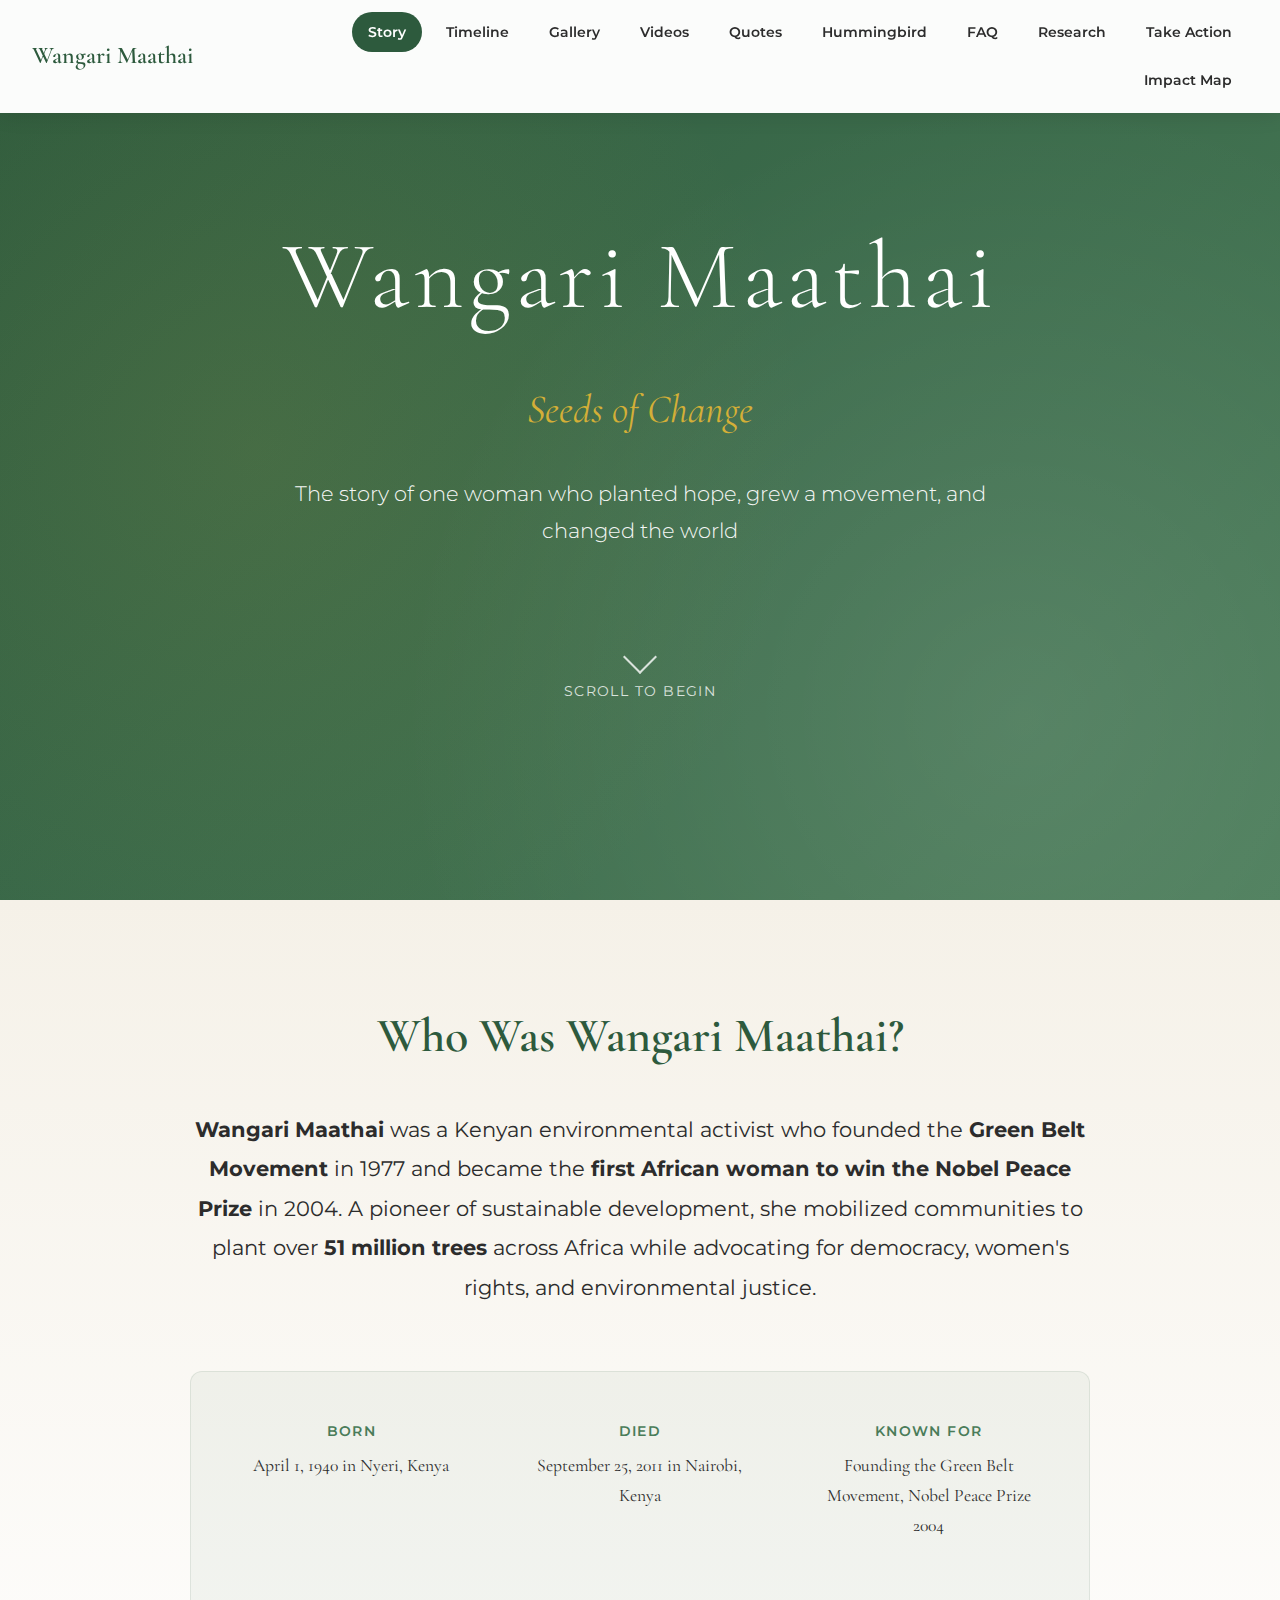
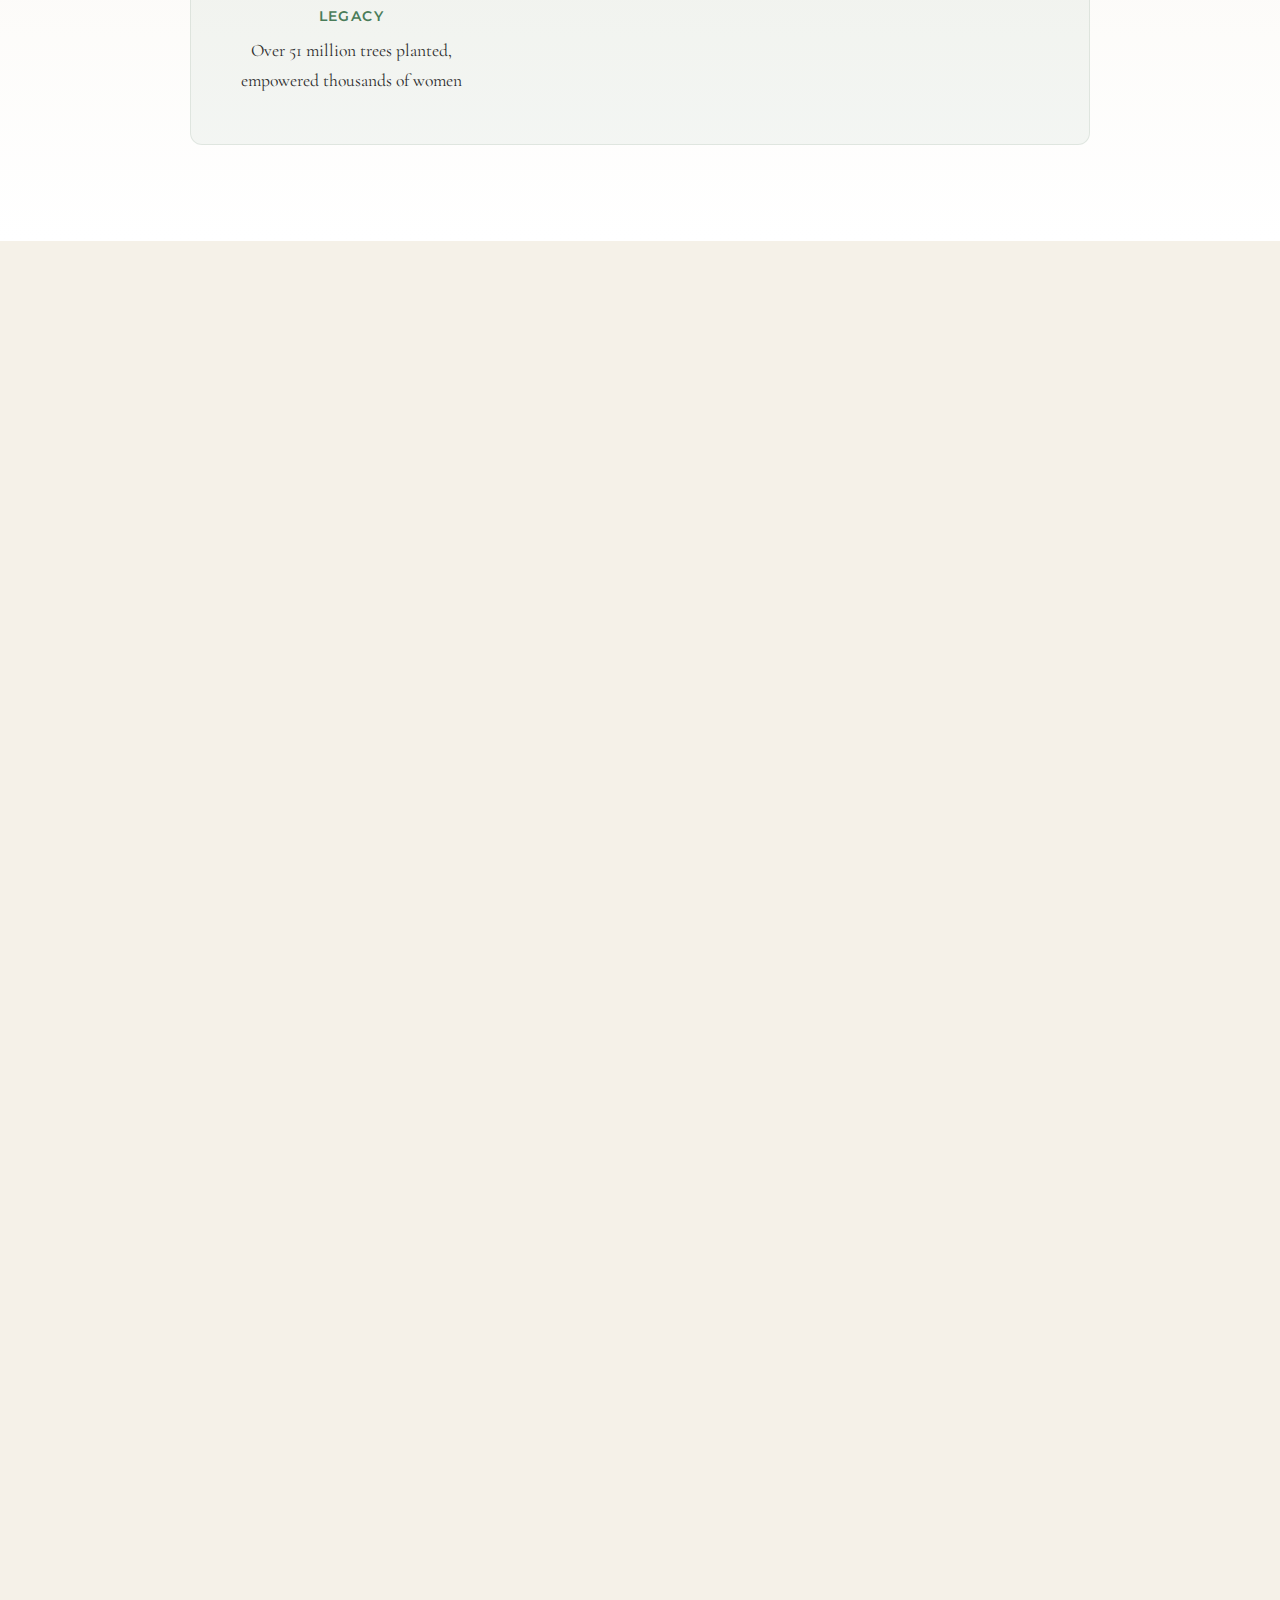
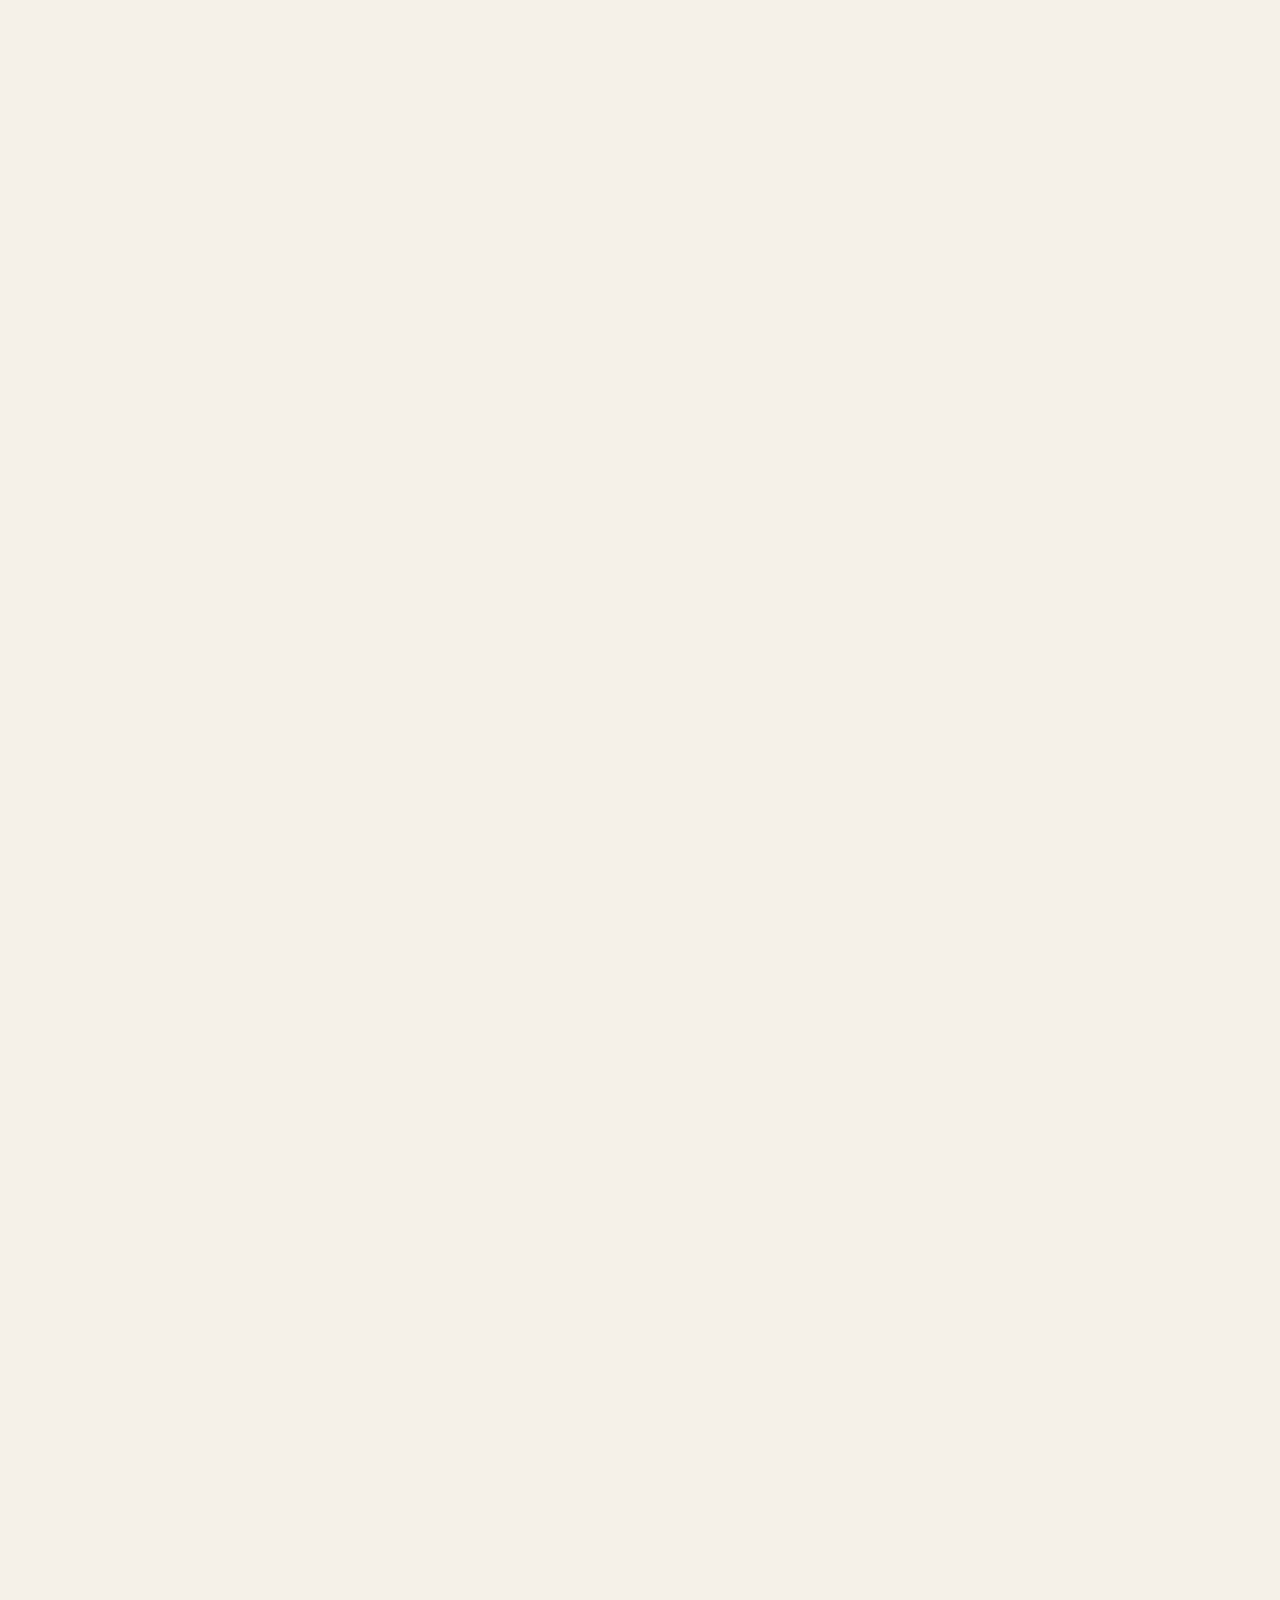
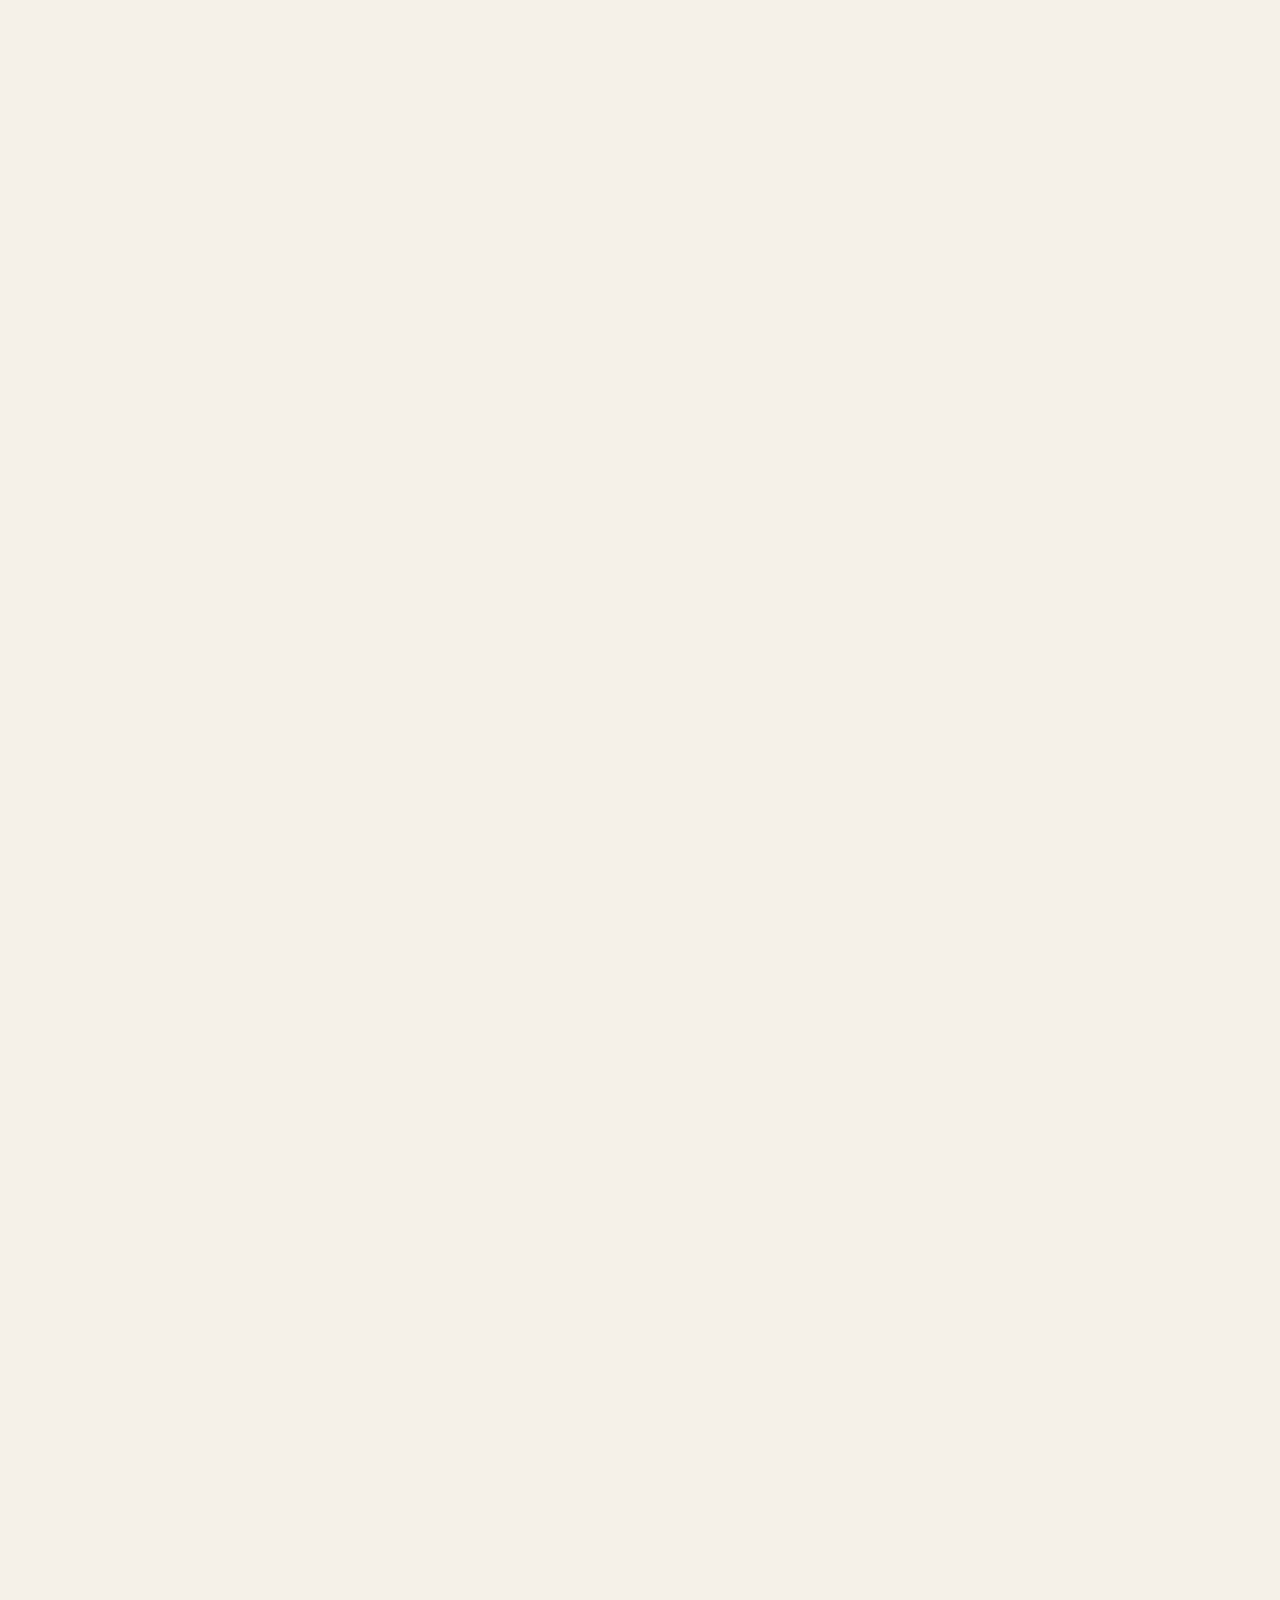
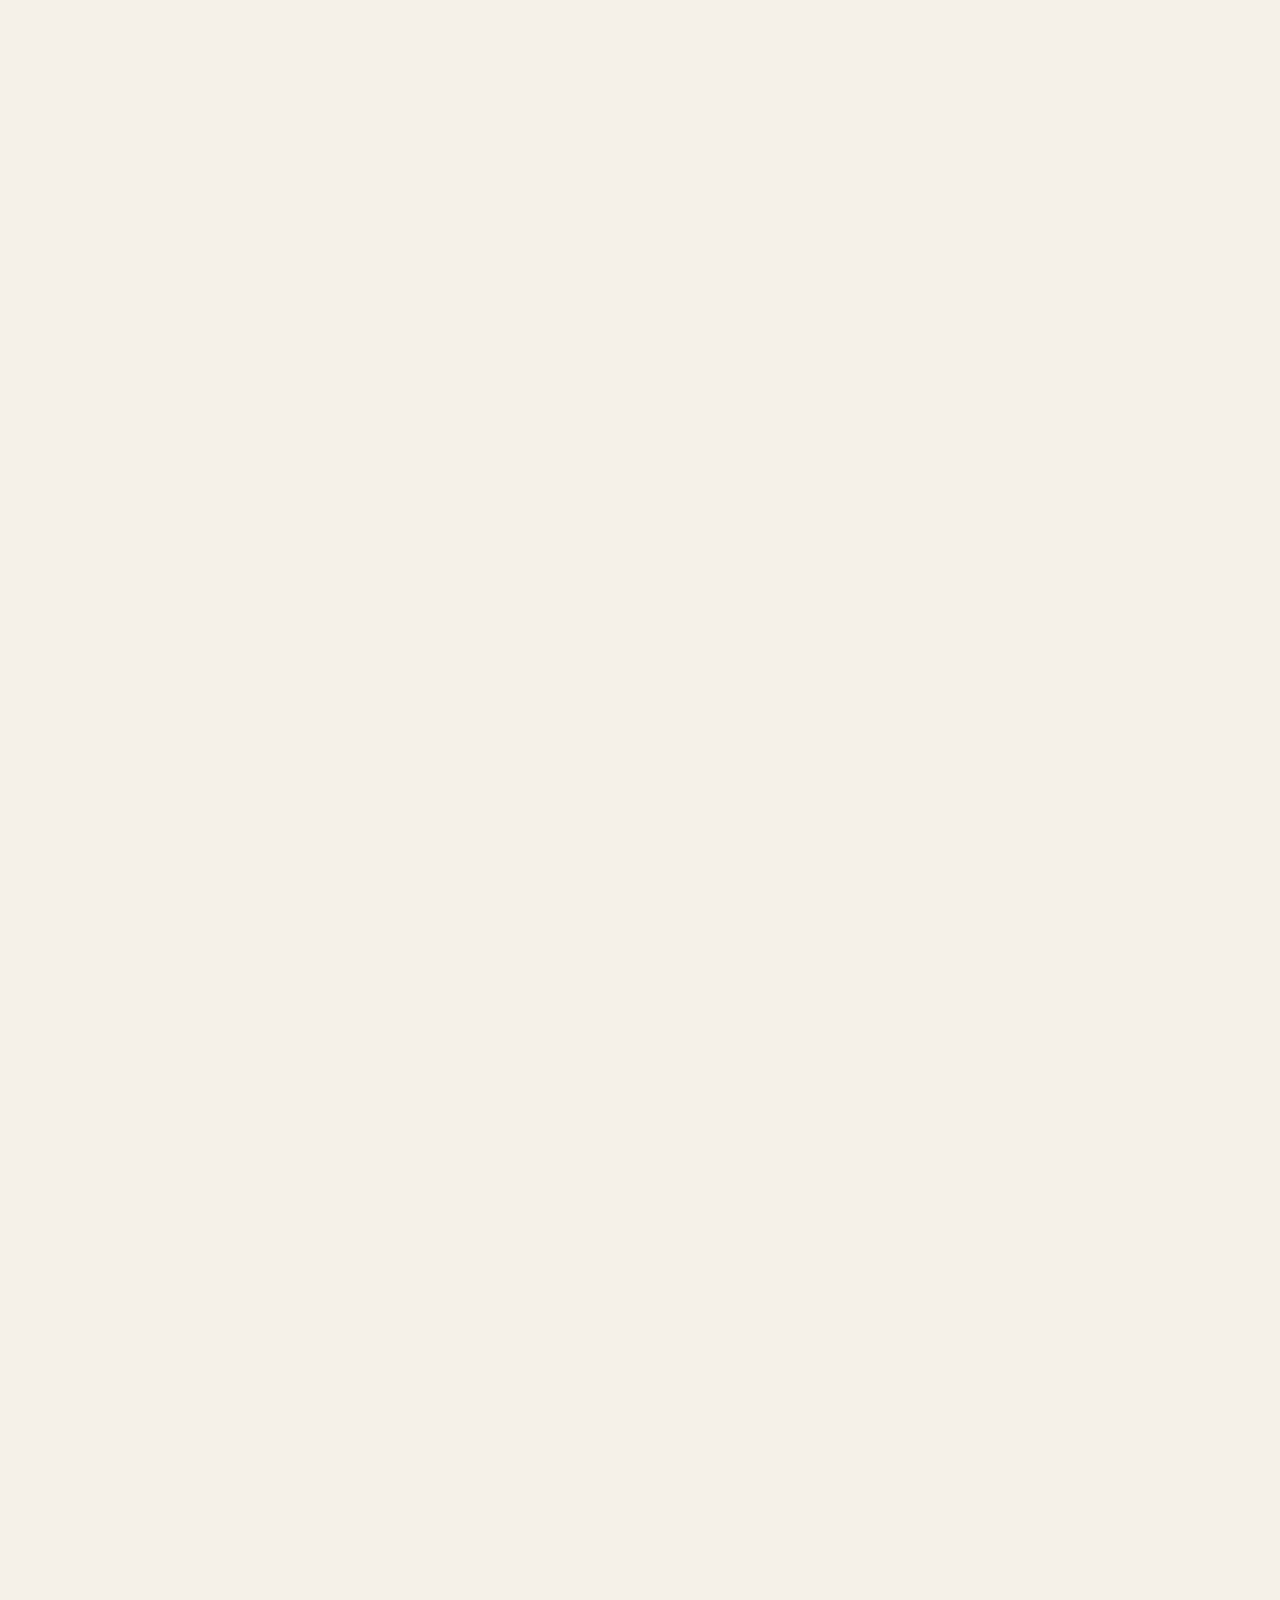
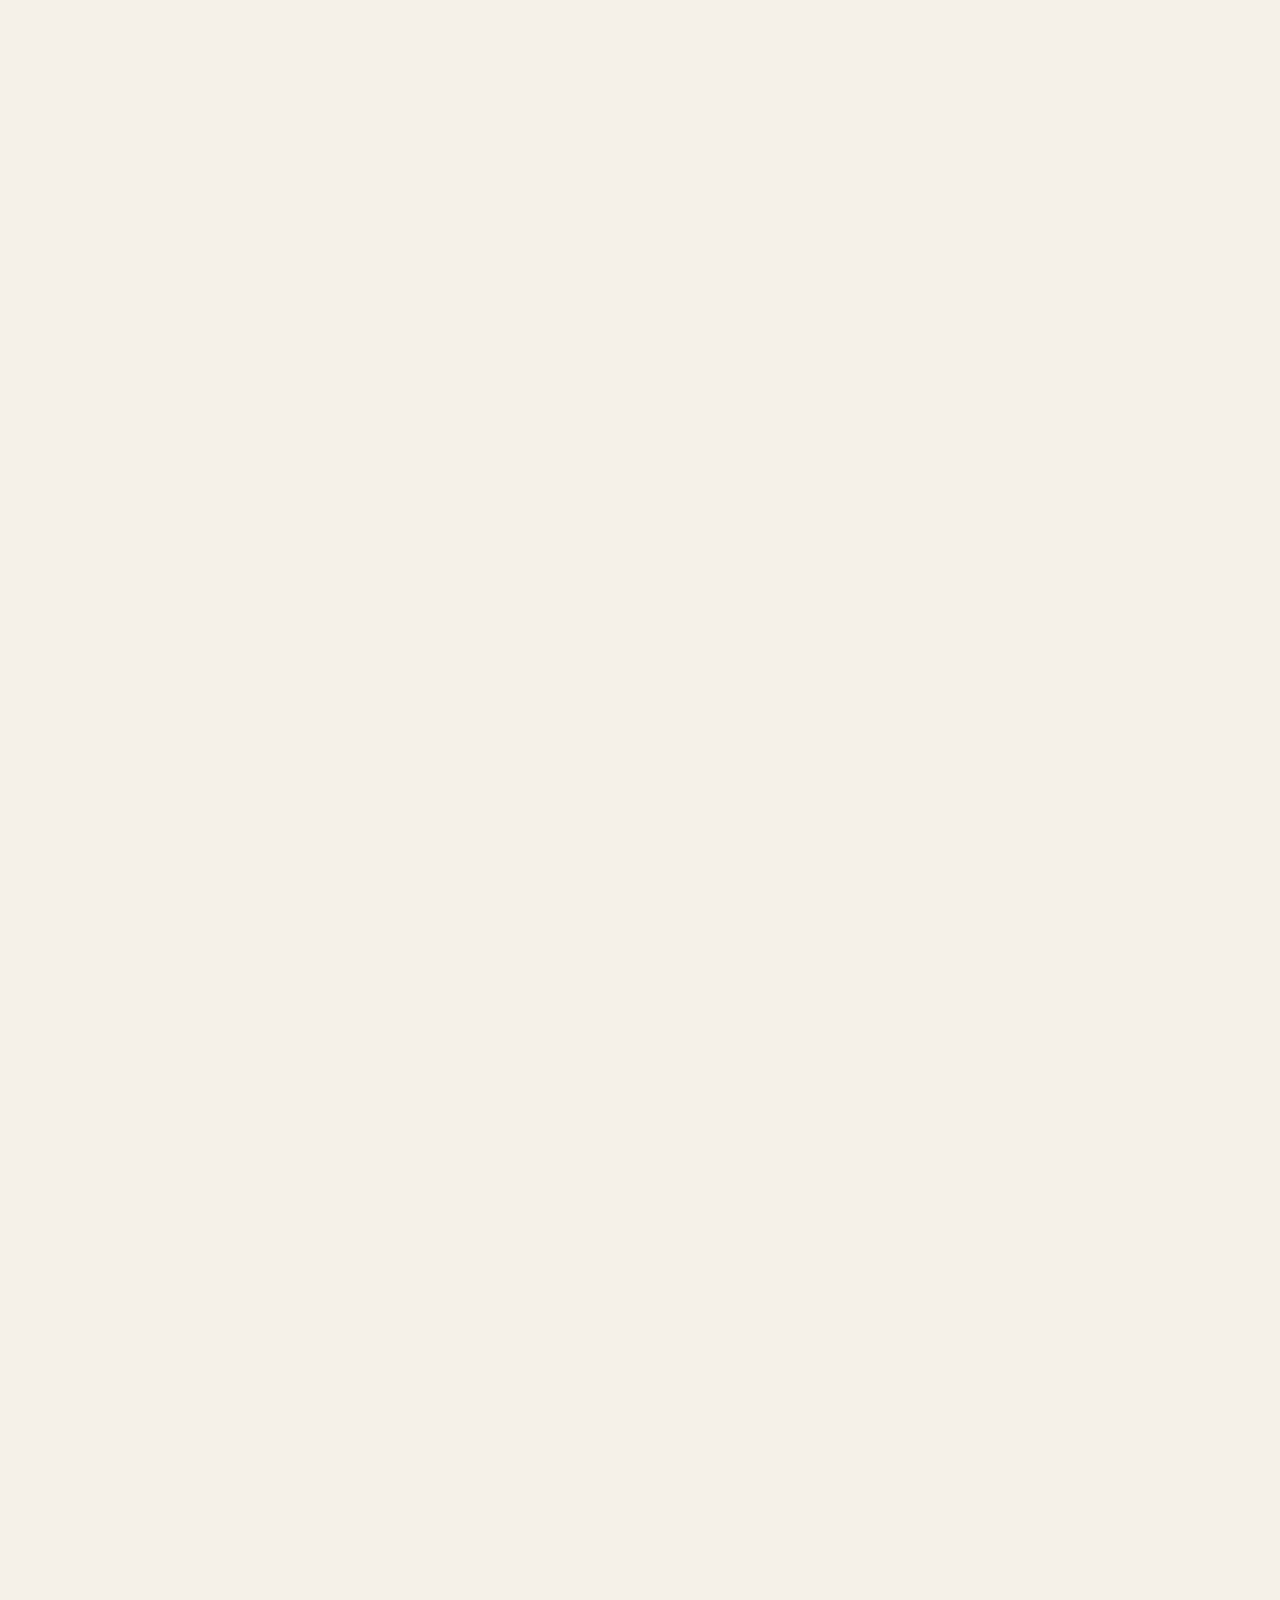
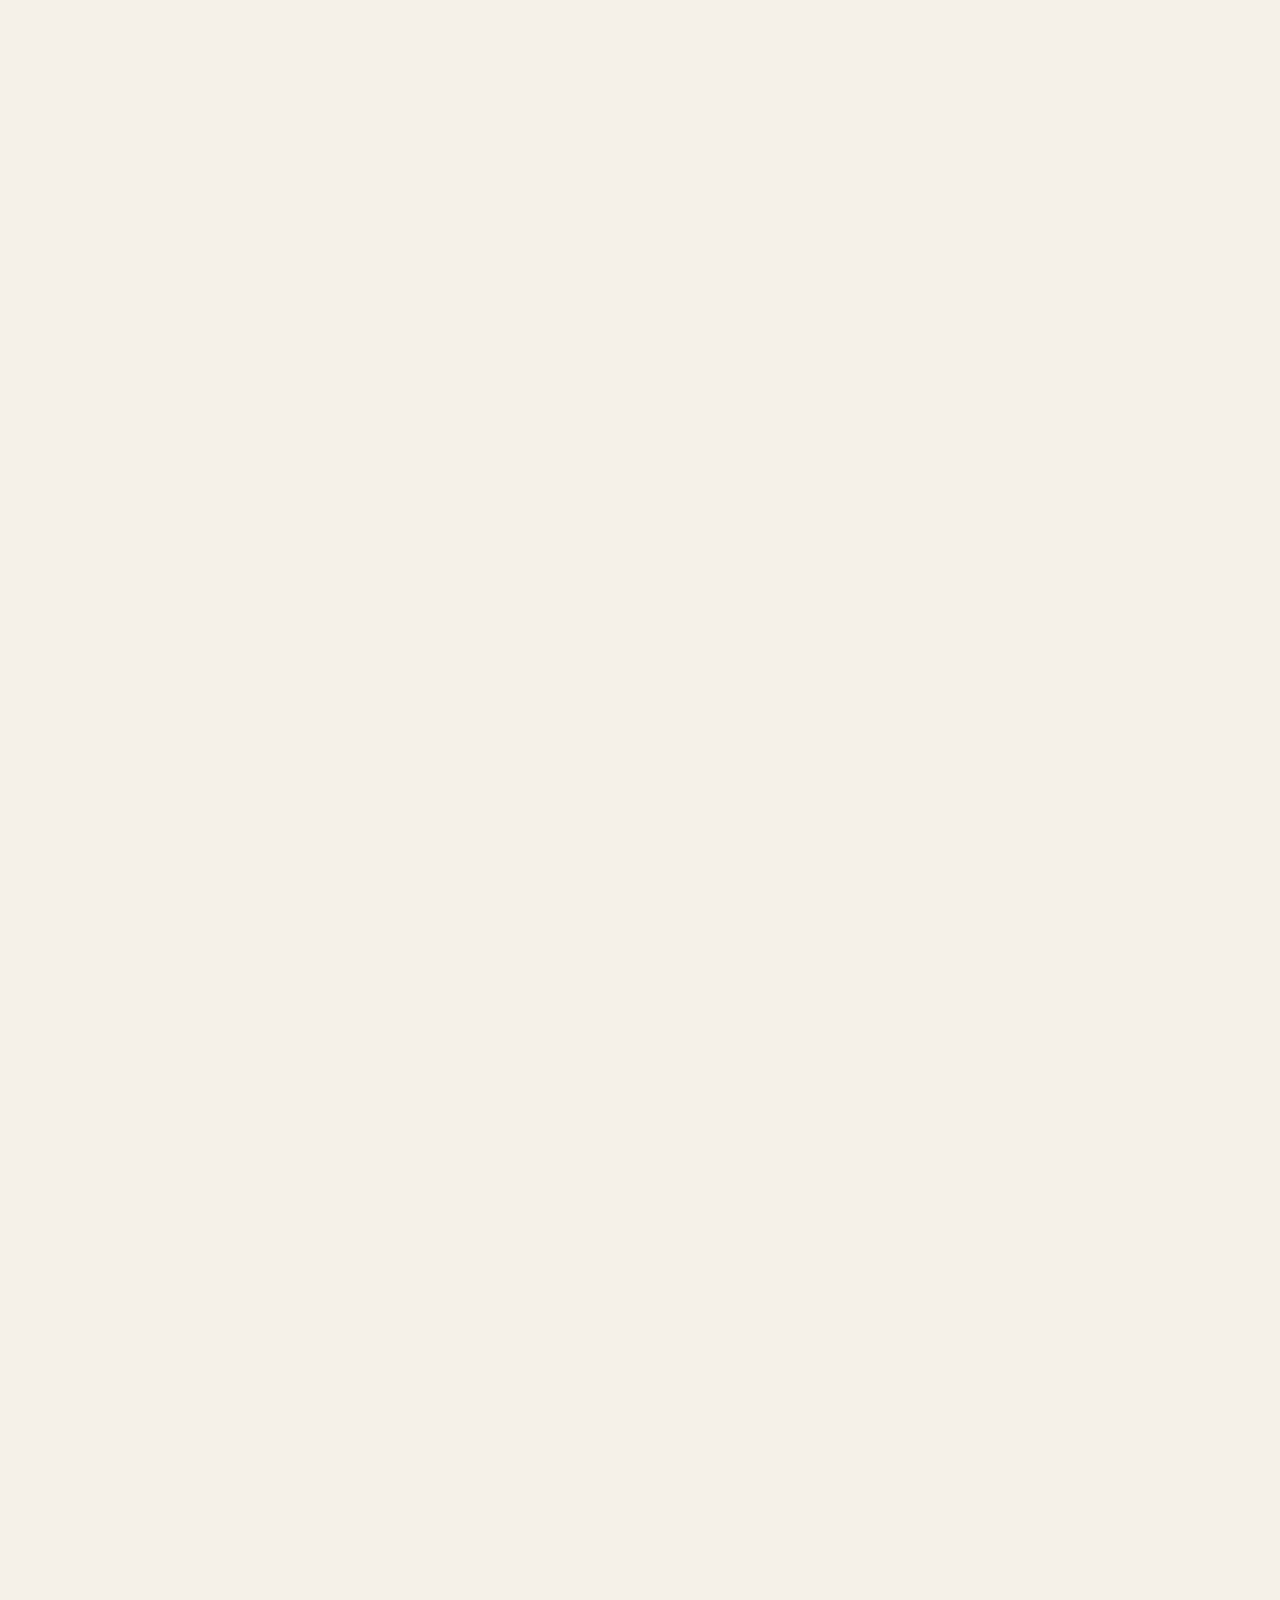
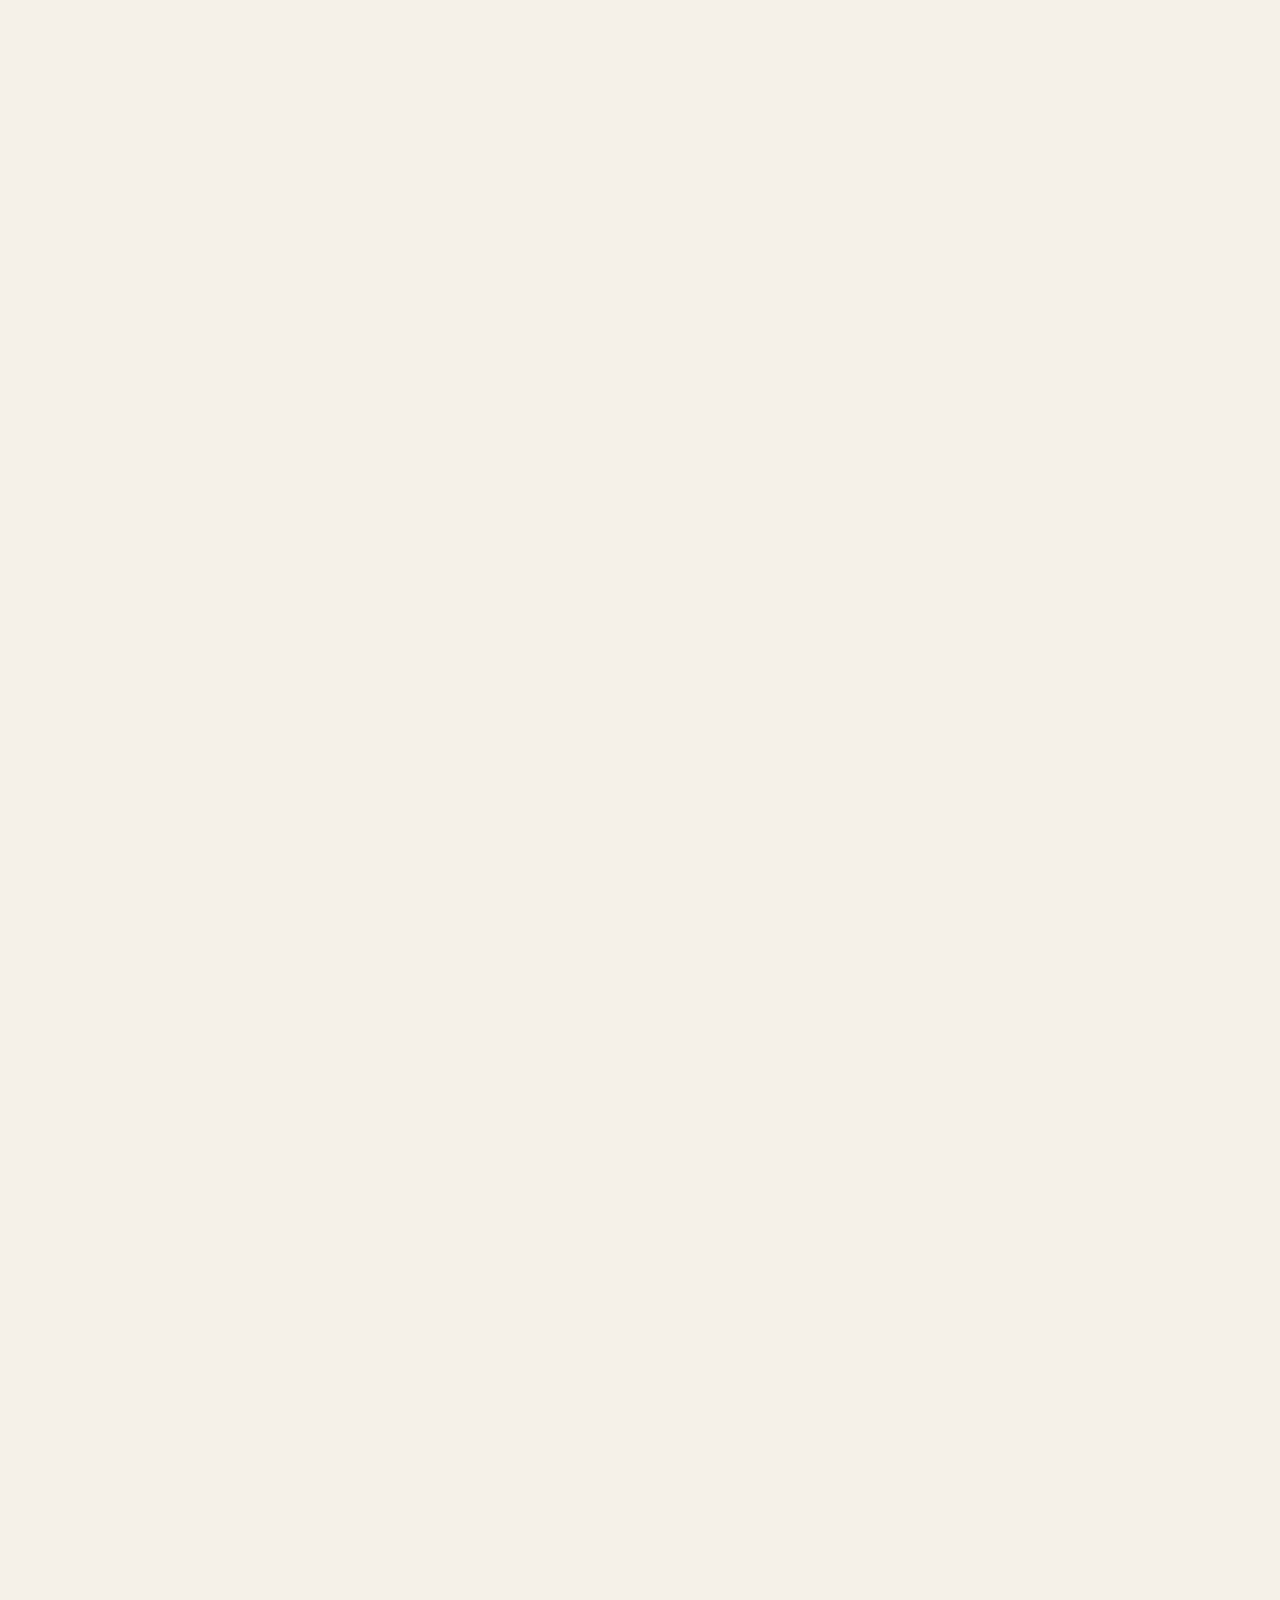
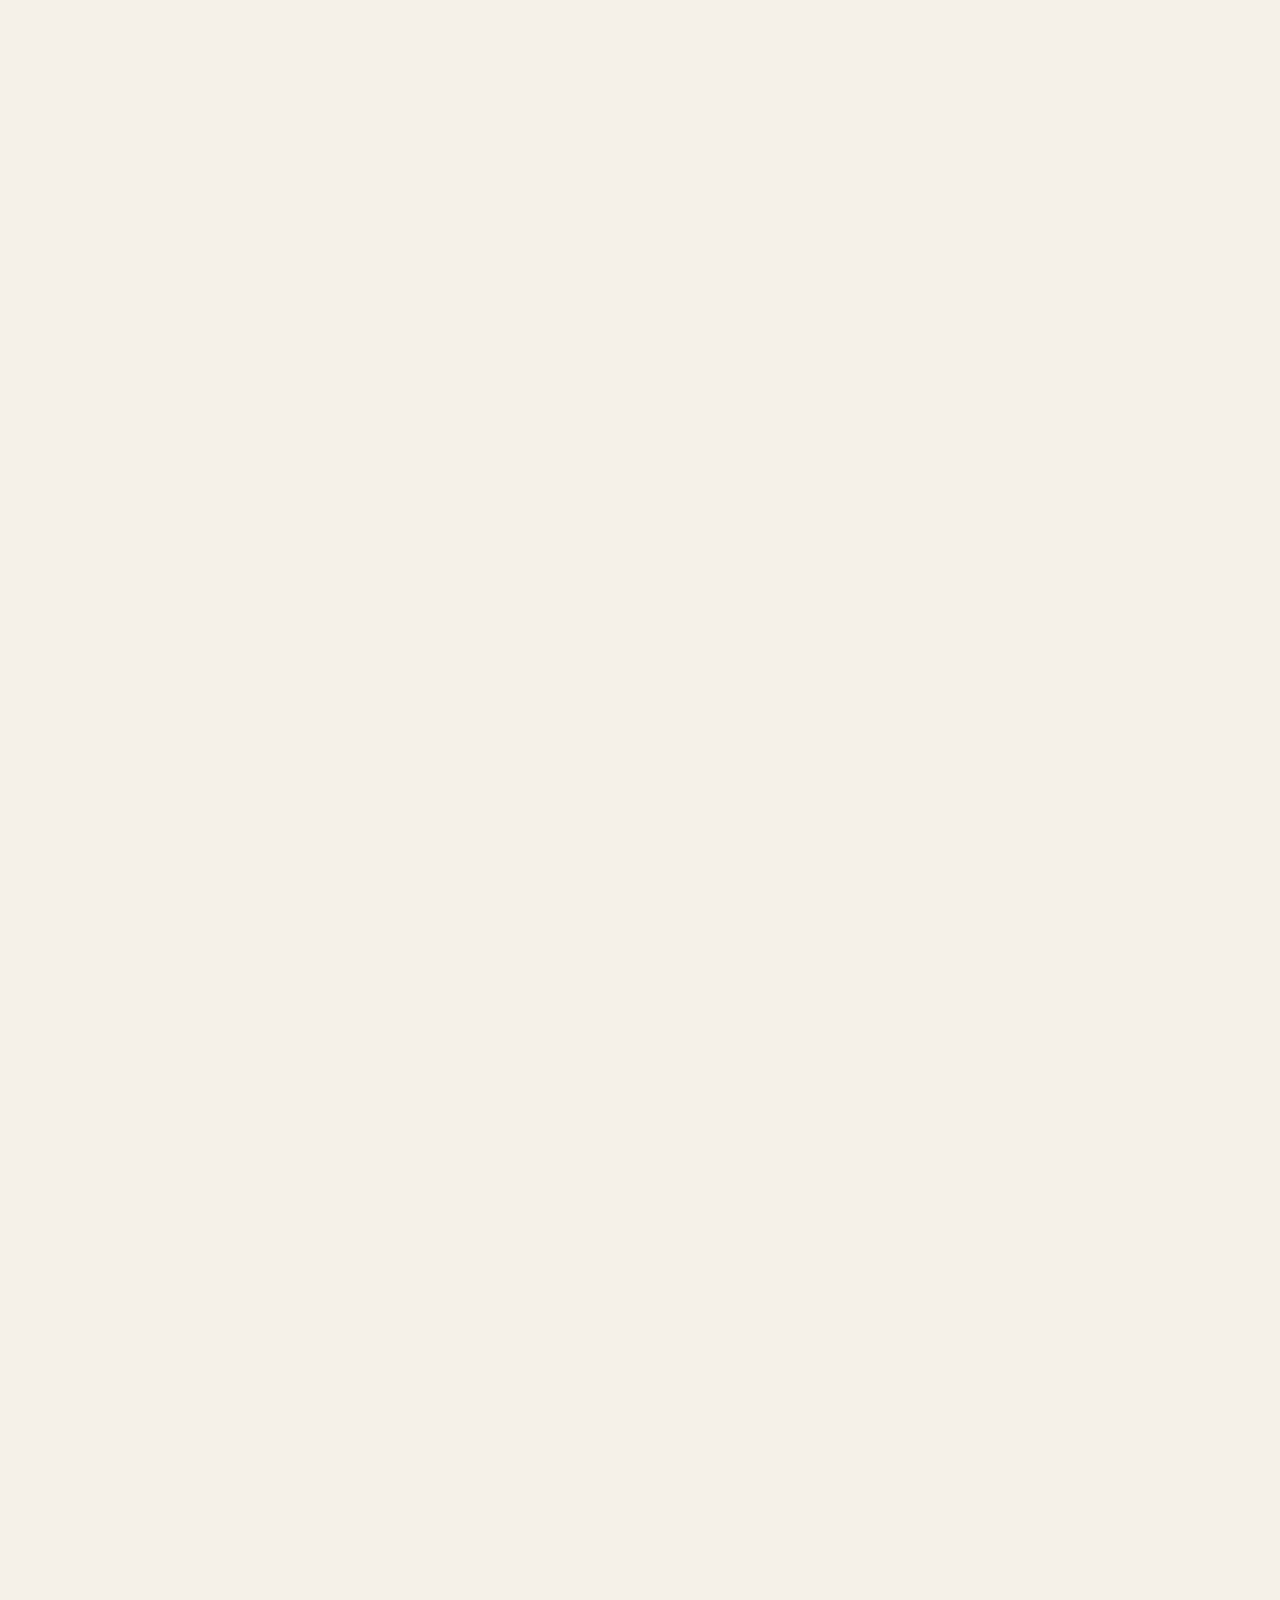
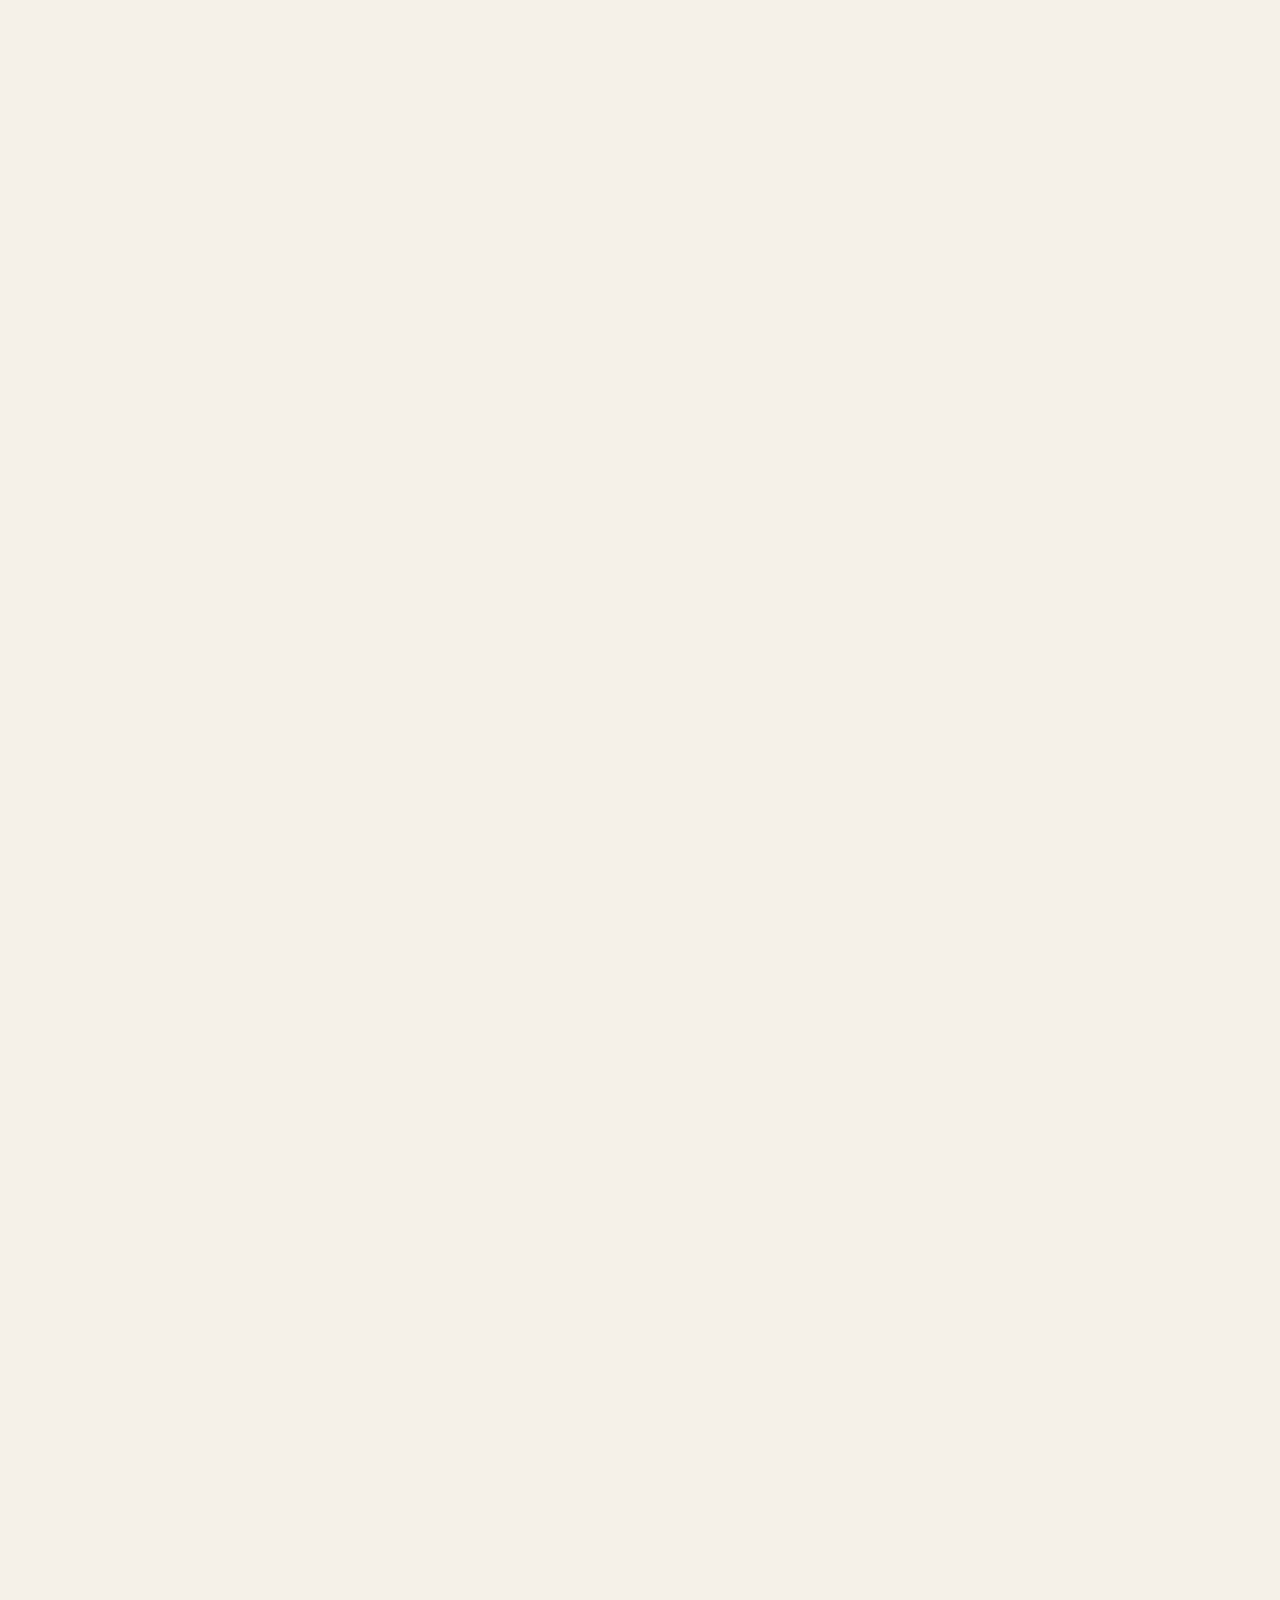
<file: index.html>
<!DOCTYPE html>
<html lang="en">
<head>
    <meta charset="UTF-8">
    <meta name="viewport" content="width=device-width, initial-scale=1.0">

    <!-- Primary SEO Meta Tags -->
    <title>Wangari Maathai | First African Woman Nobel Peace Prize Laureate</title>
    <meta name="title" content="Wangari Maathai | First African Woman Nobel Peace Prize Laureate">
    <meta name="description" content="Wangari Maathai was a Kenyan environmental activist who founded the Green Belt Movement in 1977 and became the first African woman to win the Nobel Peace Prize in 2004. She mobilized communities to plant over 51 million trees across Africa.">
    <meta name="keywords" content="Wangari Maathai, Nobel Peace Prize, Green Belt Movement, environmental activist, Kenya, African woman, tree planting, sustainability, hummingbird story, Unbowed">
    <meta name="author" content="Wangari Maathai Memorial">
    <meta name="robots" content="index, follow">
    <link rel="canonical" href="https://wangarimutamaathai.com/">

    <!-- Open Graph / Facebook -->
    <meta property="og:type" content="website">
    <meta property="og:url" content="https://wangarimutamaathai.com/">
    <meta property="og:title" content="Wangari Maathai | First African Woman Nobel Peace Prize Laureate">
    <meta property="og:description" content="Wangari Maathai was a Kenyan environmental activist who founded the Green Belt Movement in 1977 and became the first African woman to win the Nobel Peace Prize in 2004.">
    <meta property="og:image" content="https://wangarimutamaathai.com/images/wangari-maathai-nobel-peace-prize.jpg">
    <meta property="og:site_name" content="Wangari Maathai Memorial">
    <meta property="og:locale" content="en_US">

    <!-- Twitter -->
    <meta name="twitter:card" content="summary_large_image">
    <meta name="twitter:url" content="https://wangarimutamaathai.com/">
    <meta name="twitter:title" content="Wangari Maathai | First African Woman Nobel Peace Prize Laureate">
    <meta name="twitter:description" content="Wangari Maathai was a Kenyan environmental activist who founded the Green Belt Movement in 1977 and became the first African woman to win the Nobel Peace Prize in 2004.">
    <meta name="twitter:image" content="https://wangarimutamaathai.com/images/wangari-maathai-nobel-peace-prize.jpg">

    <!-- Person Schema (JSON-LD) for SEO and AI Answer Engines -->
    <script type="application/ld+json">
    {
        "@context": "https://schema.org",
        "@type": "Person",
        "name": "Wangari Muta Maathai",
        "alternateName": ["Wangarĩ Maathai", "Professor Maathai", "Wangari Maathai"],
        "birthDate": "1940-04-01",
        "deathDate": "2011-09-25",
        "birthPlace": {
            "@type": "Place",
            "name": "Ihithe, Nyeri, Kenya"
        },
        "deathPlace": {
            "@type": "Place",
            "name": "Nairobi, Kenya"
        },
        "nationality": "Kenyan",
        "description": "Wangari Maathai was a Kenyan environmental activist who founded the Green Belt Movement in 1977 and became the first African woman to win the Nobel Peace Prize in 2004. A pioneer of sustainable development, she mobilized communities to plant over 51 million trees across Africa while advocating for democracy, women's rights, and environmental justice.",
        "jobTitle": ["Environmental Activist", "Nobel Peace Prize Laureate", "Founder of Green Belt Movement", "Member of Parliament"],
        "knowsAbout": ["Environmental conservation", "Sustainable development", "Women's rights", "Democracy", "Reforestation", "Climate action"],
        "award": [
            "Nobel Peace Prize (2004)",
            "Right Livelihood Award (1984)",
            "Goldman Environmental Prize (1991)",
            "Africa Prize for Leadership (1991)",
            "UN Messenger of Peace (2009)"
        ],
        "memberOf": {
            "@type": "Organization",
            "name": "Green Belt Movement",
            "foundingDate": "1977",
            "description": "Grassroots environmental organization that has planted over 51 million trees in Kenya"
        },
        "alumniOf": [
            {
                "@type": "CollegeOrUniversity",
                "name": "Mount St. Scholastica College"
            },
            {
                "@type": "CollegeOrUniversity",
                "name": "University of Pittsburgh"
            },
            {
                "@type": "CollegeOrUniversity",
                "name": "University of Nairobi"
            }
        ],
        "sameAs": [
            "https://en.wikipedia.org/wiki/Wangari_Maathai",
            "https://www.wikidata.org/wiki/Q46795",
            "https://www.nobelprize.org/prizes/peace/2004/maathai/",
            "https://www.greenbeltmovement.org/"
        ],
        "image": "https://wangarimutamaathai.com/images/wangari-maathai-portrait.jpg"
    }
    </script>

    <!-- WebSite Schema -->
    <script type="application/ld+json">
    {
        "@context": "https://schema.org",
        "@type": "WebSite",
        "name": "Wangari Maathai Memorial",
        "url": "https://wangarimutamaathai.com",
        "description": "The definitive memorial honoring Wangari Maathai, the first African woman to win the Nobel Peace Prize and founder of the Green Belt Movement.",
        "publisher": {
            "@type": "Organization",
            "name": "Wangari Maathai Memorial"
        }
    }
    </script>

    <link rel="icon" type="image/svg+xml" href="favicon.svg">
    <link rel="apple-touch-icon" href="favicon.svg">
    <link rel="stylesheet" href="styles.css">
    <link rel="stylesheet" href="nav-shared.css">
    <link rel="preconnect" href="https://fonts.googleapis.com">
    <link rel="preconnect" href="https://fonts.gstatic.com" crossorigin>
    <link href="https://fonts.googleapis.com/css2?family=Cormorant+Garamond:ital,wght@0,300;0,400;0,600;1,300;1,400&family=Montserrat:wght@300;400;600&display=swap" rel="stylesheet">
</head>
<body>
    <!-- Main Navigation -->
    <nav class="main-navigation">
        <div class="main-nav-container">
            <a href="index.html" class="main-nav-logo">Wangari Maathai</a>
            <button class="mobile-menu-toggle" aria-label="Toggle menu">☰</button>
            <div class="main-nav-links">
                <a href="index.html" class="main-nav-link active">Story</a>
                <a href="timeline.html" class="main-nav-link">Timeline</a>
                <a href="gallery.html" class="main-nav-link">Gallery</a>
                <a href="videos.html" class="main-nav-link">Videos</a>
                <a href="quotes.html" class="main-nav-link">Quotes</a>
                <a href="hummingbird-story.html" class="main-nav-link">Hummingbird</a>
                <a href="faq.html" class="main-nav-link">FAQ</a>
                <a href="research.html" class="main-nav-link">Research</a>
                <a href="action.html" class="main-nav-link">Take Action</a>
                <a href="map.html" class="main-nav-link">Impact Map</a>
            </div>
        </div>
    </nav>

    <!-- Progress Bar -->
    <div class="progress-bar" id="progressBar"></div>

    <!-- Old Navigation (kept for scroll behavior) -->
    <nav class="navigation" id="nav" style="display: none;">
        <div class="nav-logo">Wangari Maathai</div>
    </nav>

    <!-- Cover Section -->
    <section class="cover" id="cover">
        <div class="cover-content">
            <h1 class="cover-title">
                <span class="title-line">Wangari Maathai</span>
                <span class="title-subtitle">Seeds of Change</span>
            </h1>
            <p class="cover-tagline">The story of one woman who planted hope, grew a movement, and changed the world</p>
            <div class="scroll-indicator">
                <div class="scroll-arrow"></div>
                <span>Scroll to begin</span>
            </div>
        </div>
        <div class="cover-overlay"></div>
    </section>

    <!-- SEO-Optimized Introduction (Featured Snippet Target) -->
    <section class="seo-intro" id="who-was-wangari-maathai" aria-label="Biography Introduction">
        <div class="seo-intro-content">
            <h2 class="seo-intro-title">Who Was Wangari Maathai?</h2>
            <p class="seo-intro-text"><strong>Wangari Maathai</strong> was a Kenyan environmental activist who founded the <strong>Green Belt Movement</strong> in 1977 and became the <strong>first African woman to win the Nobel Peace Prize</strong> in 2004. A pioneer of sustainable development, she mobilized communities to plant over <strong>51 million trees</strong> across Africa while advocating for democracy, women's rights, and environmental justice.</p>
            <div class="seo-intro-facts">
                <div class="seo-fact">
                    <span class="seo-fact-label">Born</span>
                    <span class="seo-fact-value">April 1, 1940 in Nyeri, Kenya</span>
                </div>
                <div class="seo-fact">
                    <span class="seo-fact-label">Died</span>
                    <span class="seo-fact-value">September 25, 2011 in Nairobi, Kenya</span>
                </div>
                <div class="seo-fact">
                    <span class="seo-fact-label">Known For</span>
                    <span class="seo-fact-value">Founding the Green Belt Movement, Nobel Peace Prize 2004</span>
                </div>
                <div class="seo-fact">
                    <span class="seo-fact-label">Legacy</span>
                    <span class="seo-fact-value">Over 51 million trees planted, empowered thousands of women</span>
                </div>
            </div>
        </div>
    </section>

    <!-- Chapter 1: Childhood -->
    <section class="chapter" data-chapter="1">
        <div class="chapter-content">
            <div class="chapter-image-container">
                <img src="images/young-wangari-in-forest.webp" alt="Young Wangari in the forest" class="chapter-image" loading="lazy">
                <div class="image-caption">Kenya, 1940s</div>
            </div>
            <div class="chapter-text">
                <span class="chapter-number">Chapter I</span>
                <h2 class="chapter-title">Born Among the Trees</h2>
                <p class="chapter-body">
                    In the highlands of Nyeri, Kenya, a young girl named Wangari Muta was born in 1940.
                    She grew up surrounded by the lush forests and fertile lands of her homeland,
                    developing a deep connection with nature that would define her life's work.
                </p>
                <p class="chapter-body">
                    The forests were her playground, her teacher, and her inspiration.
                    She learned from her mother the sacred relationship between the land and her people,
                    a bond that nourished both body and spirit.
                </p>
            </div>
        </div>
    </section>

    <!-- Chapter 2: Growing Awareness -->
    <section class="chapter chapter-reverse" data-chapter="2">
        <div class="chapter-content">
            <div class="chapter-text">
                <span class="chapter-number">Chapter II</span>
                <h2 class="chapter-title">Eyes Opening</h2>
                <p class="chapter-body">
                    As a teenager, Wangari witnessed the beginning of change in her beloved Kenya.
                    The forests she cherished were slowly disappearing, replaced by farms and development.
                    But within her, seeds of determination were taking root.
                </p>
                <p class="chapter-body">
                    She was among the few girls given the opportunity for education,
                    a privilege that would equip her with the tools to fight for her homeland's future.
                </p>
            </div>
            <div class="chapter-image-container">
                <img src="images/teen-wangari-in-forest.webp" alt="Teen Wangari in forest" class="chapter-image" loading="lazy">
                <div class="image-caption">Teen years in the Kenyan highlands</div>
            </div>
        </div>
    </section>

    <!-- Chapter 3: Education -->
    <section class="chapter" data-chapter="3">
        <div class="chapter-content">
            <div class="chapter-image-container">
                <img src="images/young-adult-wangari-studying-in-usa.webp" alt="Wangari studying in USA" class="chapter-image" loading="lazy">
                <div class="image-caption">United States, 1960s</div>
            </div>
            <div class="chapter-text">
                <span class="chapter-number">Chapter III</span>
                <h2 class="chapter-title">Journey to Knowledge</h2>
                <p class="chapter-body">
                    In 1960, Wangari seized an opportunity that would change her life forever.
                    She traveled to the United States to pursue higher education,
                    earning degrees in biology and eventually becoming the first woman in East and Central Africa
                    to earn a doctorate degree.
                </p>
                <p class="chapter-body">
                    But even as she mastered Western science, her heart remained with the forests of home,
                    and she dreamed of returning to heal her wounded land.
                </p>
            </div>
        </div>
    </section>

    <!-- Chapter 4: First Seeds -->
    <section class="chapter chapter-reverse" data-chapter="4">
        <div class="chapter-content">
            <div class="chapter-text">
                <span class="chapter-number">Chapter IV</span>
                <h2 class="chapter-title">Planting the First Seed</h2>
                <p class="chapter-body">
                    Returning to Kenya, Wangari was heartbroken. The forests of her childhood were vanishing.
                    Women walked farther each day for firewood and clean water. The soil was eroding.
                    The land was crying out for help.
                </p>
                <p class="chapter-body">
                    On World Environment Day in 1977, she did something simple yet revolutionary:
                    she planted seven trees. It was a small act, but it was the beginning of a movement
                    that would plant over 51 million trees across Kenya.
                </p>
            </div>
            <div class="chapter-image-container">
                <img src="images/wangari-planting-trees-by-herself.webp" alt="Wangari planting trees alone" class="chapter-image" loading="lazy">
                <div class="image-caption">The first seeds of change, 1977</div>
            </div>
        </div>
    </section>

    <!-- Chapter 5: Movement Grows -->
    <section class="chapter" data-chapter="5">
        <div class="chapter-content">
            <div class="chapter-image-container">
                <img src="images/wangary-planting-trees-with-others.webp" alt="Wangari planting trees with others" class="chapter-image" loading="lazy">
                <div class="image-caption">The Green Belt Movement begins</div>
            </div>
            <div class="chapter-text">
                <span class="chapter-number">Chapter V</span>
                <h2 class="chapter-title">Roots Spreading</h2>
                <p class="chapter-body">
                    Word spread. Women joined her cause. What started as seven trees became thousands,
                    then millions. The Green Belt Movement was born, empowering rural women to plant trees,
                    protect the environment, and improve their livelihoods.
                </p>
                <p class="chapter-body">
                    Each tree planted was an act of resistance against environmental degradation,
                    poverty, and oppression. Each tree was a symbol of hope.
                </p>
            </div>
        </div>
    </section>

    <!-- Chapter 6: Nurturing Future -->
    <section class="chapter chapter-reverse" data-chapter="6">
        <div class="chapter-content">
            <div class="chapter-text">
                <span class="chapter-number">Chapter VI</span>
                <h2 class="chapter-title">Teaching the Next Generation</h2>
                <p class="chapter-body">
                    Wangari understood that lasting change required education.
                    She taught children to plant and care for trees,
                    instilling in them a sense of environmental stewardship and responsibility.
                </p>
                <p class="chapter-body">
                    "We owe it to our children to leave them a world that is healthy and beautiful," she would say,
                    as small hands pressed seeds into the rich African soil.
                </p>
            </div>
            <div class="chapter-image-container">
                <img src="images/wangari-teaching-children-how-to-plant-trees.webp" alt="Wangari teaching children" class="chapter-image" loading="lazy">
                <div class="image-caption">Passing knowledge to future generations</div>
            </div>
        </div>
    </section>

    <!-- Chapter 7: Resistance -->
    <section class="chapter" data-chapter="7">
        <div class="chapter-content">
            <div class="chapter-image-container">
                <img src="images/young-adult-wangari-protesting-tree-demolition.webp" alt="Wangari protesting tree demolition" class="chapter-image" loading="lazy">
                <div class="image-caption">Standing against destruction</div>
            </div>
            <div class="chapter-text">
                <span class="chapter-number">Chapter VII</span>
                <h2 class="chapter-title">Standing Firm</h2>
                <p class="chapter-body">
                    Her activism made her enemies among the powerful. When developers threatened to demolish forests
                    for commercial buildings, Wangari stood in their way. She organized protests,
                    mobilized communities, and refused to be silenced.
                </p>
                <p class="chapter-body">
                    "I will not keep quiet," she declared. "When we plant trees, we plant the seeds of peace and hope."
                </p>
            </div>
        </div>
    </section>

    <!-- Chapter 8: United Protest -->
    <section class="chapter chapter-reverse" data-chapter="8">
        <div class="chapter-content">
            <div class="chapter-text">
                <span class="chapter-number">Chapter VIII</span>
                <h2 class="chapter-title">Growing Resistance</h2>
                <p class="chapter-body">
                    Wangari's courage inspired others. Friends and supporters joined her in planting trees
                    as acts of peaceful protest. Each tree planted in defiance was a statement:
                    the forests belong to the people, not to developers and politicians.
                </p>
                <p class="chapter-body">
                    Together, they formed a living barrier between greed and nature,
                    their shovels their weapons, their saplings their shields.
                </p>
            </div>
            <div class="chapter-image-container">
                <img src="images/young-adult-wangary-planting-trees-in-protest-with-friends.webp" alt="Protest planting with friends" class="chapter-image" loading="lazy">
                <div class="image-caption">United in peaceful resistance</div>
            </div>
        </div>
    </section>

    <!-- Chapter 9: Confrontation -->
    <section class="chapter" data-chapter="9">
        <div class="chapter-content">
            <div class="chapter-image-container">
                <img src="images/wangari-protesting-police.webp" alt="Wangari confronting police" class="chapter-image" loading="lazy">
                <div class="image-caption">Facing authority with courage</div>
            </div>
            <div class="chapter-text">
                <span class="chapter-number">Chapter IX</span>
                <h2 class="chapter-title">Unyielding Spirit</h2>
                <p class="chapter-body">
                    The authorities tried to intimidate her. Police came to break up her protests.
                    But Wangari did not back down. She stood face to face with those who would silence her,
                    armed only with her convictions and her unwavering commitment to justice.
                </p>
                <p class="chapter-body">
                    "They can beat me, they can arrest me, but they cannot kill the spirit of the forest,"
                    she told her supporters.
                </p>
            </div>
        </div>
    </section>

    <!-- Chapter 10: Imprisonment -->
    <section class="chapter chapter-reverse" data-chapter="10">
        <div class="chapter-content">
            <div class="chapter-text">
                <span class="chapter-number">Chapter X</span>
                <h2 class="chapter-title">Tested by Fire</h2>
                <p class="chapter-body">
                    Her defiance came at a cost. Wangari was arrested and imprisoned multiple times.
                    She endured beatings and harassment. The government labeled her a troublemaker,
                    a threat to development and progress.
                </p>
                <p class="chapter-body">
                    But prison bars could not contain her vision. Even from her cell,
                    the seeds she had planted continued to grow, spreading across Kenya and beyond.
                </p>
            </div>
            <div class="chapter-image-container">
                <img src="images/wangari-jailed.webp" alt="Wangari in jail" class="chapter-image" loading="lazy">
                <div class="image-caption">Imprisoned but not defeated</div>
            </div>
        </div>
    </section>

    <!-- Chapter 11: Green Belt -->
    <section class="chapter" data-chapter="11">
        <div class="chapter-content">
            <div class="chapter-image-container">
                <img src="images/wangari-creating-advocacy-for-greenbelt-movement.webp" alt="Green Belt Movement advocacy" class="chapter-image" loading="lazy">
                <div class="image-caption">Building a grassroots movement</div>
            </div>
            <div class="chapter-text">
                <span class="chapter-number">Chapter XI</span>
                <h2 class="chapter-title">A Movement Flourishes</h2>
                <p class="chapter-body">
                    The Green Belt Movement grew into a powerful force for change.
                    It created jobs for thousands of women, restored degraded lands,
                    and gave voice to the voiceless. Wangari showed the world that environmental protection
                    and human rights were inseparable.
                </p>
                <p class="chapter-body">
                    "The environment and the economy are really both two sides of the same coin," she taught.
                    "If we sustain the environment, we sustain ourselves."
                </p>
            </div>
        </div>
    </section>

    <!-- Chapter 12: Global Stage -->
    <section class="chapter chapter-reverse" data-chapter="12">
        <div class="chapter-content">
            <div class="chapter-text">
                <span class="chapter-number">Chapter XII</span>
                <h2 class="chapter-title">Voice of Africa</h2>
                <p class="chapter-body">
                    Wangari's work caught the attention of the world. She was invited to speak at the United Nations,
                    sharing Kenya's story and calling for global action on environmental conservation and women's rights.
                </p>
                <p class="chapter-body">
                    From the villages of Kenya to the halls of the UN, her message resonated:
                    we all share one Earth, and protecting it is our collective responsibility.
                </p>
            </div>
            <div class="chapter-image-container">
                <img src="images/wangari-speaking-at-UN.webp" alt="Wangari speaking at UN" class="chapter-image" loading="lazy">
                <div class="image-caption">Addressing the United Nations</div>
            </div>
        </div>
    </section>

    <!-- Chapter 13: Nobel Prize -->
    <section class="chapter" data-chapter="13">
        <div class="chapter-content">
            <div class="chapter-image-container">
                <img src="images/wangari-winning-nobel-peace-prize.webp" alt="Wangari receiving Nobel Prize" class="chapter-image" loading="lazy">
                <div class="image-caption">Oslo, 2004</div>
            </div>
            <div class="chapter-text">
                <span class="chapter-number">Chapter XIII</span>
                <h2 class="chapter-title">Nobel Laureate</h2>
                <p class="chapter-body">
                    In 2004, Wangari Maathai became the first African woman to receive the Nobel Peace Prize.
                    The Nobel Committee recognized her "holistic approach to sustainable development that embraces
                    democracy, human rights and women's rights in particular."
                </p>
                <p class="chapter-body">
                    Standing in Oslo, she accepted the prize not for herself,
                    but for all the women who had planted trees, for all the forests saved,
                    and for the hope that humanity could still choose a better path.
                </p>
            </div>
        </div>
    </section>

    <!-- Chapter 14: Impact on Africa -->
    <section class="chapter chapter-reverse" data-chapter="14">
        <div class="chapter-content">
            <div class="chapter-text">
                <span class="chapter-number">Chapter XIV</span>
                <h2 class="chapter-title">Greening the Continent</h2>
                <p class="chapter-body">
                    The Green Belt Movement spread across Africa. From Kenya to Tanzania, Ethiopia to Malawi,
                    communities embraced Wangari's vision. Millions of trees transformed landscapes,
                    restored watersheds, and provided livelihoods.
                </p>
                <p class="chapter-body">
                    The barren hillsides of her youth were once again covered in green.
                    Rivers ran clearer. Women no longer walked miles for firewood.
                    The land was healing, and so were its people.
                </p>
            </div>
            <div class="chapter-image-container">
                <img src="images/wangari-impacts-africa.webp" alt="Impact across Africa" class="chapter-image" loading="lazy">
                <div class="image-caption">Transforming Africa's landscape</div>
            </div>
        </div>
    </section>

    <!-- Chapter 15: Global Impact -->
    <section class="chapter" data-chapter="15">
        <div class="chapter-content">
            <div class="chapter-image-container">
                <img src="images/wangari-impacts-world.webp" alt="Global impact" class="chapter-image" loading="lazy">
                <div class="image-caption">Inspiring the world</div>
            </div>
            <div class="chapter-text">
                <span class="chapter-number">Chapter XV</span>
                <h2 class="chapter-title">A Global Legacy</h2>
                <p class="chapter-body">
                    Wangari's influence reached every corner of the globe. She inspired environmental movements
                    on every continent, proving that grassroots action could create transformative change.
                    Her message of environmental stewardship, democracy, and peace resonated across cultures and borders.
                </p>
                <p class="chapter-body">
                    "We are called to assist the Earth to heal her wounds," she said,
                    "and in the process heal our own."
                </p>
            </div>
        </div>
    </section>

    <!-- Chapter 16: Spirit Lives -->
    <section class="chapter chapter-reverse" data-chapter="16">
        <div class="chapter-content">
            <div class="chapter-text">
                <span class="chapter-number">Chapter XVI</span>
                <h2 class="chapter-title">Spirit of the Forest</h2>
                <p class="chapter-body">
                    When Wangari Maathai passed away in 2011, the world mourned the loss of a giant.
                    But her spirit lives on in every tree planted, in every forest protected,
                    in every person who refuses to stay silent in the face of injustice.
                </p>
                <p class="chapter-body">
                    She taught us that one person, armed with determination and love for the Earth,
                    can change the world. Her legacy is written in the leaves of 51 million trees
                    and in the hearts of millions she inspired.
                </p>
            </div>
            <div class="chapter-image-container">
                <img src="images/wangari-spirit-of-the-forest.webp" alt="Spirit of the forest" class="chapter-image" loading="lazy">
                <div class="image-caption">An eternal presence in nature</div>
            </div>
        </div>
    </section>

    <!-- Chapter 17: Future Generations -->
    <section class="chapter" data-chapter="17">
        <div class="chapter-content">
            <div class="chapter-image-container">
                <img src="images/youth-celebrating-wangari.webp" alt="Youth celebrating Wangari" class="chapter-image" loading="lazy">
                <div class="image-caption">The torch passes to new hands</div>
            </div>
            <div class="chapter-text">
                <span class="chapter-number">Chapter XVII</span>
                <h2 class="chapter-title">Seeds for Tomorrow</h2>
                <p class="chapter-body">
                    Today, young people across the world carry Wangari's torch.
                    They plant trees, they protest climate injustice, they demand a livable future.
                    They are the seeds she planted, now growing into mighty oaks.
                </p>
                <p class="chapter-body">
                    Her story reminds us that the time to act is always now,
                    that our individual actions matter, and that when we work together,
                    we can create a world where both people and nature thrive.
                </p>
                <p class="chapter-body quote">
                    "In the course of history, there comes a time when humanity is called to shift to a new level
                    of consciousness, to reach a higher moral ground. A time when we have to shed our fear and
                    give hope to each other. That time is now."
                </p>
                <p class="chapter-author">— Wangari Maathai</p>
            </div>
        </div>
    </section>

    <!-- Closing Section -->
    <section class="closing">
        <div class="closing-content">
            <h2 class="closing-title">Plant Your Own Seed</h2>
            <p class="closing-text">
                Wangari Maathai's story shows us that change begins with a single action.
                What seed will you plant today?
            </p>
            <div class="closing-stats">
                <div class="stat">
                    <div class="stat-number">51M+</div>
                    <div class="stat-label">Trees Planted</div>
                </div>
                <div class="stat">
                    <div class="stat-number">1st</div>
                    <div class="stat-label">African Woman Nobel Laureate</div>
                </div>
                <div class="stat">
                    <div class="stat-number">∞</div>
                    <div class="stat-label">Lives Inspired</div>
                </div>
            </div>
            <div style="margin-top: 3rem;">
                <a href="research.html" class="research-button">Explore Research & Resources</a>
            </div>
        </div>
    </section>

    <!-- Footer -->
    <footer class="footer">
        <p>In memory of Professor Wangari Muta Maathai (1940-2011)</p>
        <p class="footer-small">Environmental activist, Nobel Peace Prize laureate, and champion of the Earth</p>
        <p class="footer-updated">Last updated: <time datetime="2026-01-03">January 3, 2026</time></p>
    </footer>

    <!-- BreadcrumbList Schema -->
    <script type="application/ld+json">
    {
        "@context": "https://schema.org",
        "@type": "BreadcrumbList",
        "itemListElement": [{
            "@type": "ListItem",
            "position": 1,
            "name": "Home",
            "item": "https://wangarimutamaathai.com/"
        }]
    }
    </script>

    <script src="nav-shared.js"></script>
    <script src="script.js"></script>
</body>
</html>
</file>
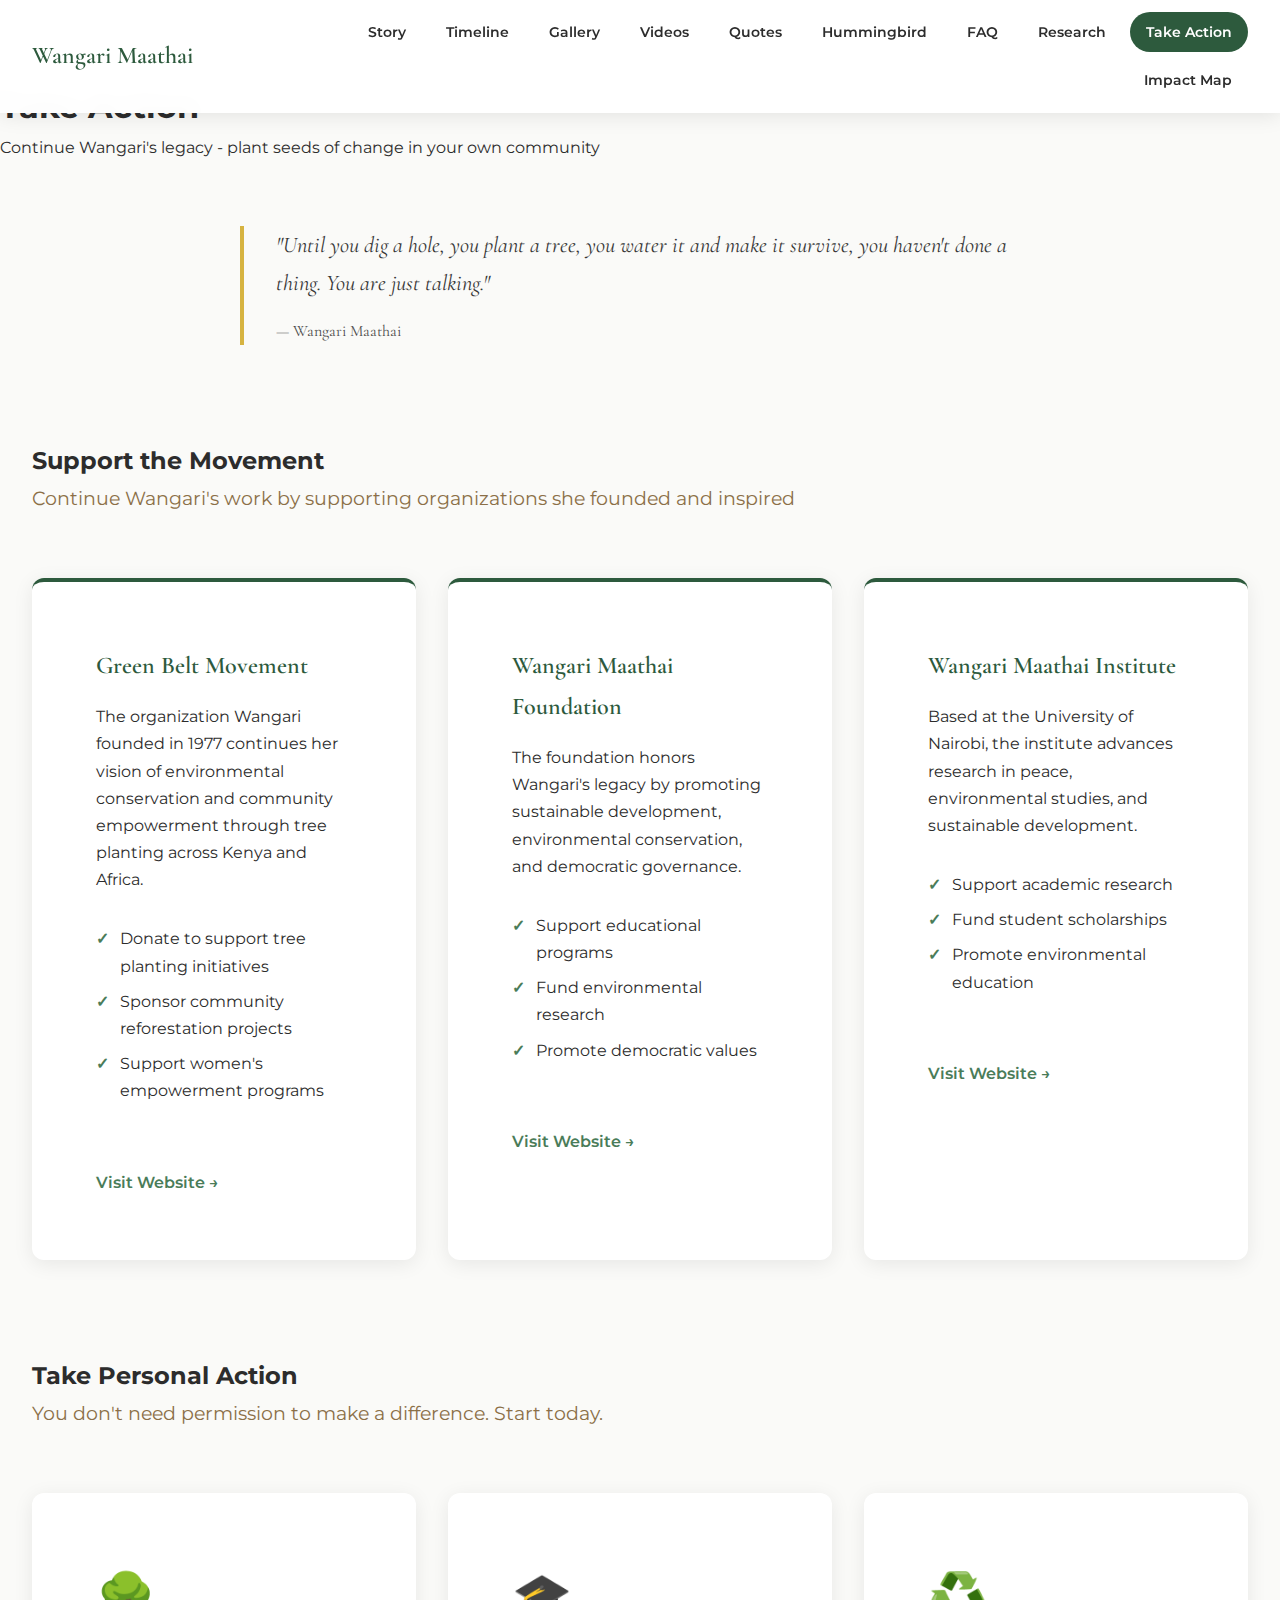
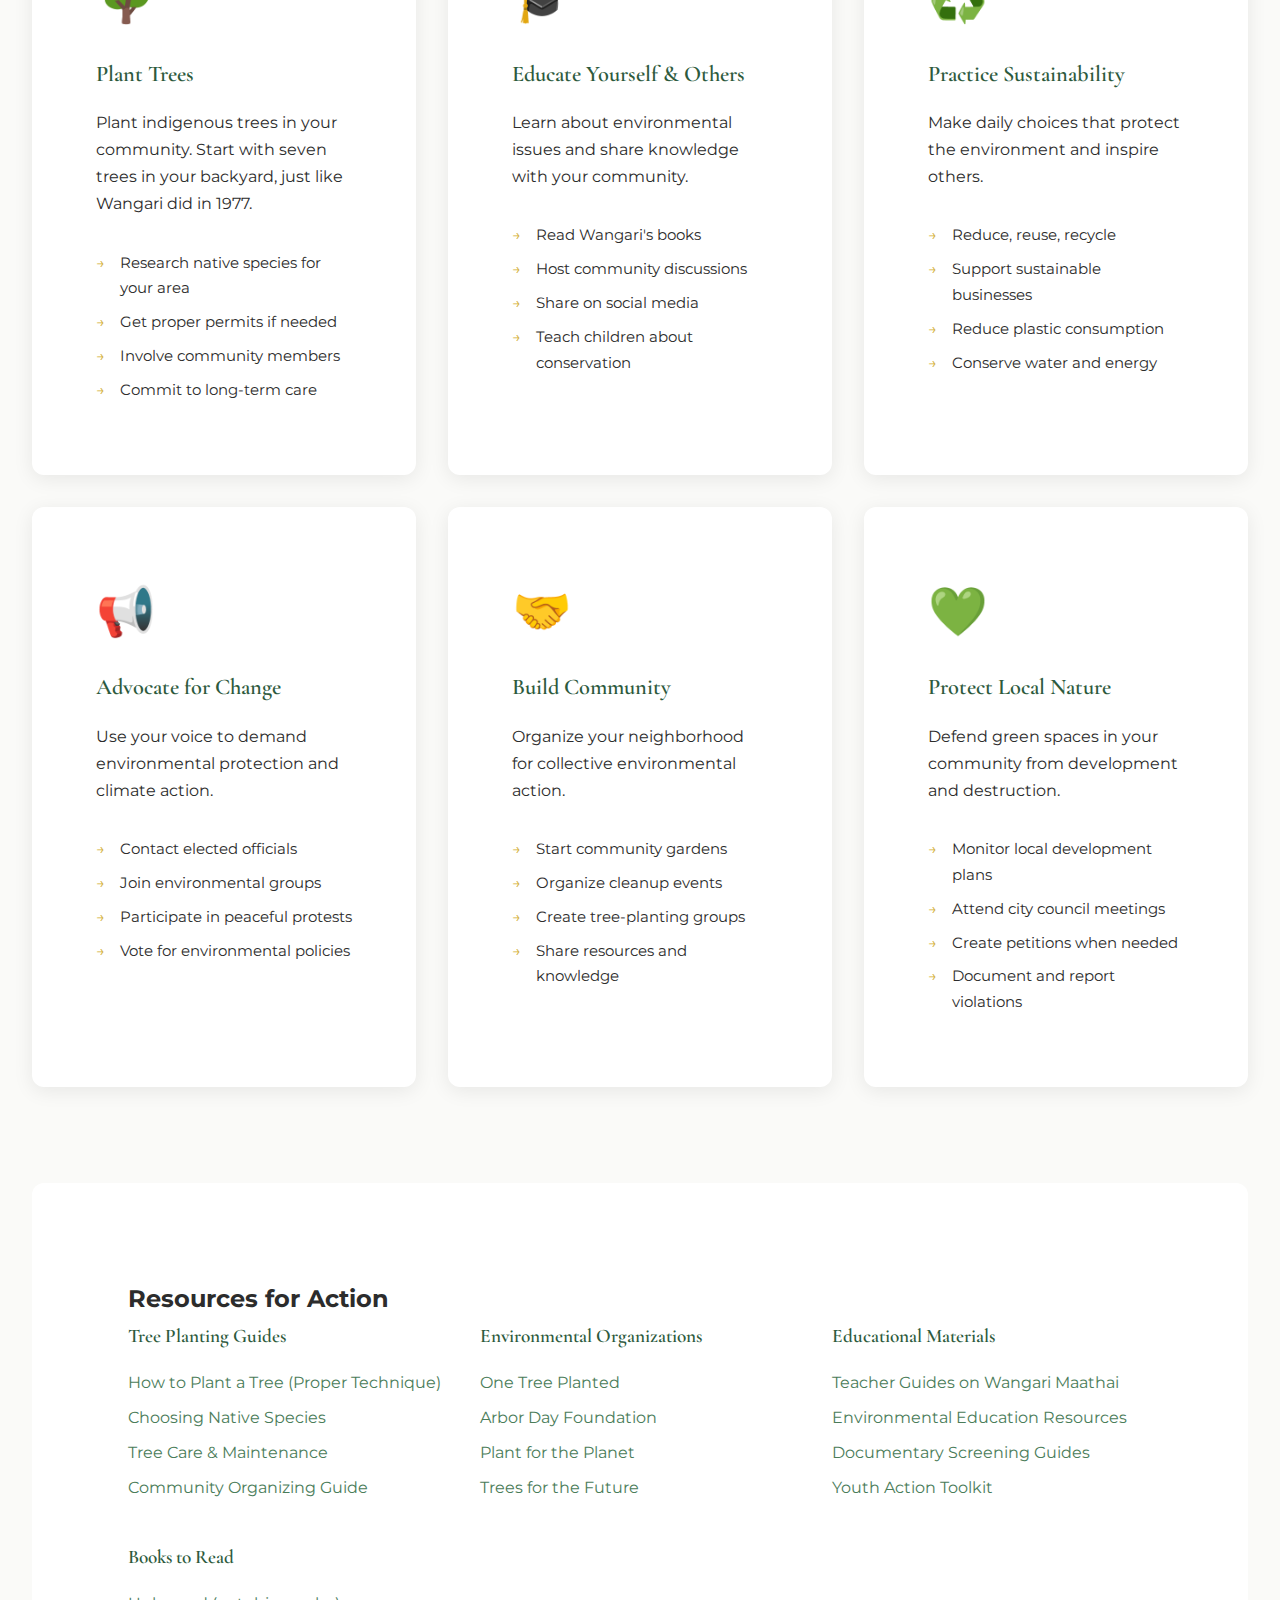
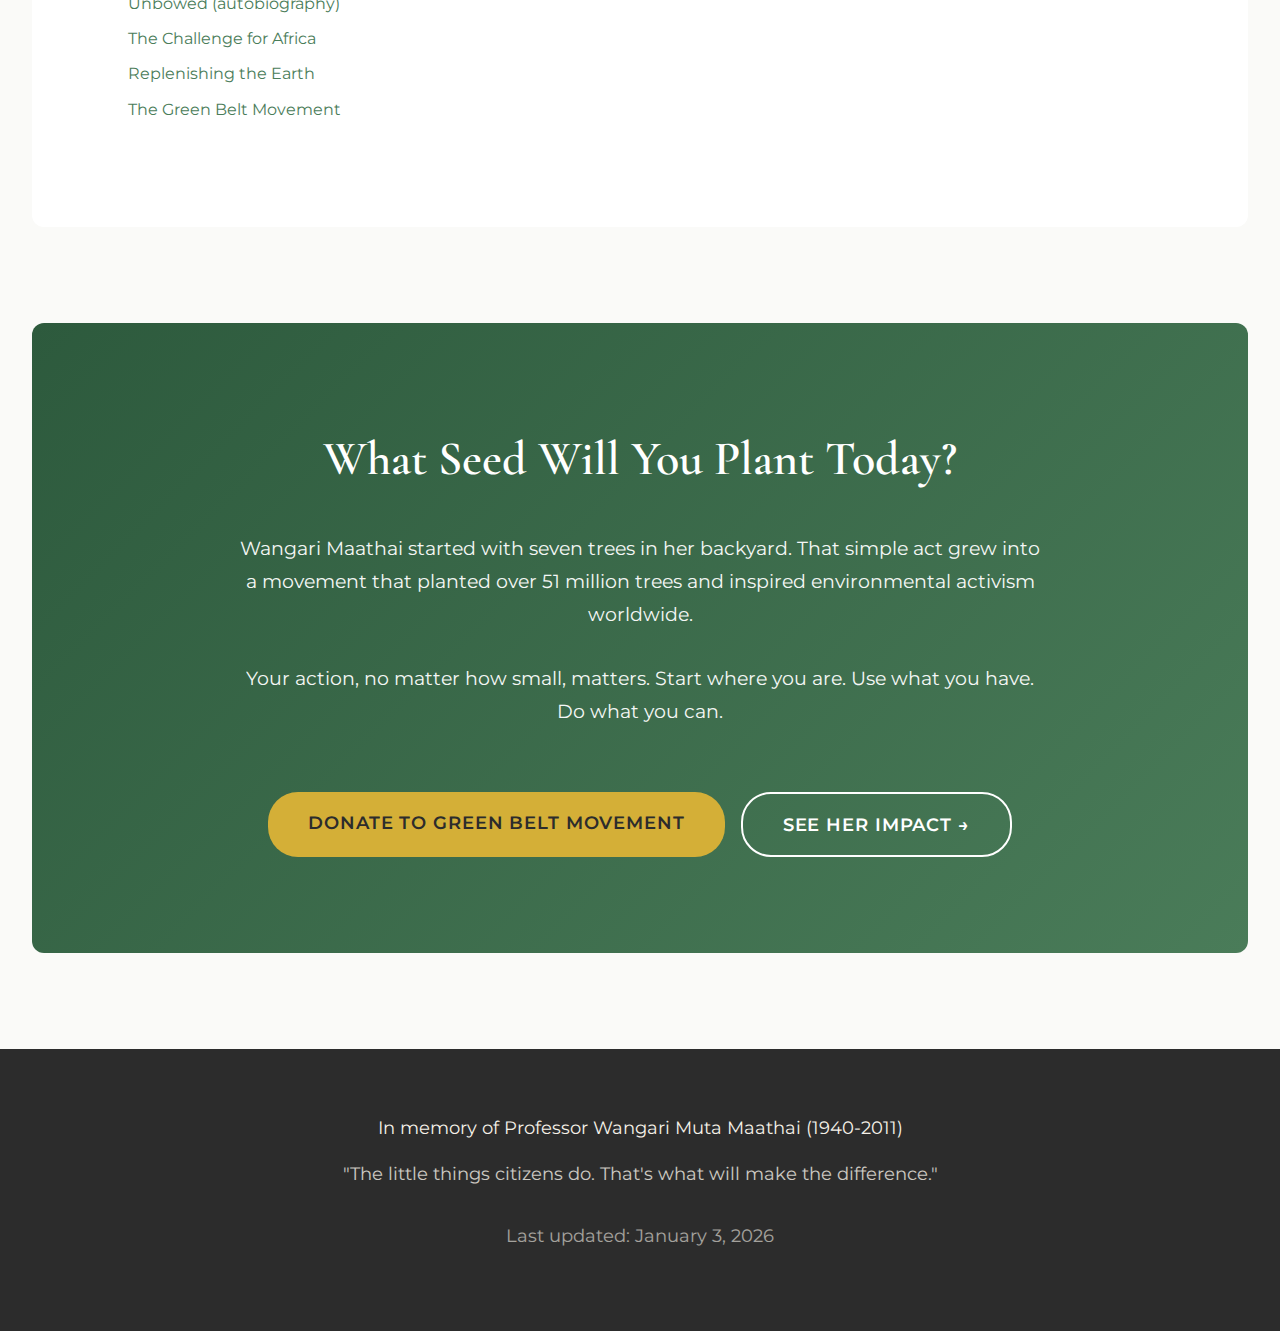
<file: action.html>
<!DOCTYPE html>
<html lang="en">
<head>
    <meta charset="UTF-8">
    <meta name="viewport" content="width=device-width, initial-scale=1.0">
    <title>Take Action | Continue Wangari Maathai's Environmental Legacy</title>
    <meta name="title" content="Take Action | Continue Wangari Maathai's Environmental Legacy">
    <meta name="description" content="Continue Wangari Maathai's legacy - plant trees, support the Green Belt Movement, and create environmental change in your community. Be a hummingbird.">
    <meta name="robots" content="index, follow">
    <link rel="canonical" href="https://wangarimutamaathai.com/action.html">
    <meta property="og:type" content="website">
    <meta property="og:url" content="https://wangarimutamaathai.com/action.html">
    <meta property="og:title" content="Take Action | Continue Wangari Maathai's Legacy">
    <meta property="og:description" content="Continue Wangari Maathai's legacy - plant trees and create environmental change.">
    <meta property="og:image" content="https://wangarimutamaathai.com/images/wangari-maathai-portrait.jpg">
    <meta name="twitter:card" content="summary_large_image">
    <script type="application/ld+json">
    {"@context":"https://schema.org","@type":"Person","name":"Wangari Muta Maathai","birthDate":"1940-04-01","deathDate":"2011-09-25","description":"Kenyan environmental activist who founded the Green Belt Movement and became the first African woman to win the Nobel Peace Prize in 2004.","sameAs":["https://en.wikipedia.org/wiki/Wangari_Maathai","https://www.nobelprize.org/prizes/peace/2004/maathai/"]}
    </script>
    <link rel="icon" type="image/svg+xml" href="favicon.svg">
    <link rel="apple-touch-icon" href="favicon.svg">
    <link rel="stylesheet" href="styles.css">
    <link rel="stylesheet" href="nav-shared.css">
    <link rel="stylesheet" href="action-styles.css">
    <link rel="preconnect" href="https://fonts.googleapis.com">
    <link rel="preconnect" href="https://fonts.gstatic.com" crossorigin>
    <link href="https://fonts.googleapis.com/css2?family=Cormorant+Garamond:ital,wght@0,300;0,400;0,600;1,300;1,400&family=Montserrat:wght@300;400;600&display=swap" rel="stylesheet">
</head>
<body class="action-page">
    <!-- Main Navigation -->
    <nav class="main-navigation">
        <div class="main-nav-container">
            <a href="index.html" class="main-nav-logo">Wangari Maathai</a>
            <button class="mobile-menu-toggle" aria-label="Toggle menu">☰</button>
            <div class="main-nav-links">
                <a href="index.html" class="main-nav-link">Story</a>
                <a href="timeline.html" class="main-nav-link">Timeline</a>
                <a href="gallery.html" class="main-nav-link">Gallery</a>
                <a href="videos.html" class="main-nav-link">Videos</a>
                <a href="quotes.html" class="main-nav-link">Quotes</a>
                <a href="hummingbird-story.html" class="main-nav-link">Hummingbird</a>
                <a href="faq.html" class="main-nav-link">FAQ</a>
                <a href="research.html" class="main-nav-link">Research</a>
                <a href="action.html" class="main-nav-link active">Take Action</a>
                <a href="map.html" class="main-nav-link">Impact Map</a>
            </div>
        </div>
    </nav>

    <!-- Hero Section -->
    <header class="page-hero">
        <div class="hero-content">
            <h1 class="hero-title">Take Action</h1>
            <p class="hero-subtitle">Continue Wangari's legacy - plant seeds of change in your own community</p>
            <blockquote class="hero-quote">
                "Until you dig a hole, you plant a tree, you water it and make it survive, you haven't done a thing. You are just talking."
                <cite>— Wangari Maathai</cite>
            </blockquote>
        </div>
    </header>

    <!-- Main Content -->
    <main class="action-content">

        <!-- Support Section -->
        <section class="action-section">
            <h2 class="section-title">Support the Movement</h2>
            <p class="section-intro">Continue Wangari's work by supporting organizations she founded and inspired</p>

            <div class="org-grid">
                <article class="org-card">
                    <h3 class="org-title">Green Belt Movement</h3>
                    <p class="org-description">
                        The organization Wangari founded in 1977 continues her vision of environmental conservation
                        and community empowerment through tree planting across Kenya and Africa.
                    </p>
                    <ul class="org-actions">
                        <li>Donate to support tree planting initiatives</li>
                        <li>Sponsor community reforestation projects</li>
                        <li>Support women's empowerment programs</li>
                    </ul>
                    <a href="https://www.greenbeltmovement.org" target="_blank" class="org-link">Visit Website →</a>
                </article>

                <article class="org-card">
                    <h3 class="org-title">Wangari Maathai Foundation</h3>
                    <p class="org-description">
                        The foundation honors Wangari's legacy by promoting sustainable development, environmental conservation,
                        and democratic governance.
                    </p>
                    <ul class="org-actions">
                        <li>Support educational programs</li>
                        <li>Fund environmental research</li>
                        <li>Promote democratic values</li>
                    </ul>
                    <a href="https://wangarimaathai.org" target="_blank" class="org-link">Visit Website →</a>
                </article>

                <article class="org-card">
                    <h3 class="org-title">Wangari Maathai Institute</h3>
                    <p class="org-description">
                        Based at the University of Nairobi, the institute advances research in peace, environmental studies,
                        and sustainable development.
                    </p>
                    <ul class="org-actions">
                        <li>Support academic research</li>
                        <li>Fund student scholarships</li>
                        <li>Promote environmental education</li>
                    </ul>
                    <a href="https://wmipd.uonbi.ac.ke" target="_blank" class="org-link">Visit Website →</a>
                </article>
            </div>
        </section>

        <!-- Personal Action Section -->
        <section class="action-section">
            <h2 class="section-title">Take Personal Action</h2>
            <p class="section-intro">You don't need permission to make a difference. Start today.</p>

            <div class="action-grid">
                <div class="action-card">
                    <div class="action-icon">🌳</div>
                    <h3 class="action-title">Plant Trees</h3>
                    <p class="action-description">
                        Plant indigenous trees in your community. Start with seven trees in your backyard,
                        just like Wangari did in 1977.
                    </p>
                    <ul class="action-steps">
                        <li>Research native species for your area</li>
                        <li>Get proper permits if needed</li>
                        <li>Involve community members</li>
                        <li>Commit to long-term care</li>
                    </ul>
                </div>

                <div class="action-card">
                    <div class="action-icon">🎓</div>
                    <h3 class="action-title">Educate Yourself & Others</h3>
                    <p class="action-description">
                        Learn about environmental issues and share knowledge with your community.
                    </p>
                    <ul class="action-steps">
                        <li>Read Wangari's books</li>
                        <li>Host community discussions</li>
                        <li>Share on social media</li>
                        <li>Teach children about conservation</li>
                    </ul>
                </div>

                <div class="action-card">
                    <div class="action-icon">♻️</div>
                    <h3 class="action-title">Practice Sustainability</h3>
                    <p class="action-description">
                        Make daily choices that protect the environment and inspire others.
                    </p>
                    <ul class="action-steps">
                        <li>Reduce, reuse, recycle</li>
                        <li>Support sustainable businesses</li>
                        <li>Reduce plastic consumption</li>
                        <li>Conserve water and energy</li>
                    </ul>
                </div>

                <div class="action-card">
                    <div class="action-icon">📢</div>
                    <h3 class="action-title">Advocate for Change</h3>
                    <p class="action-description">
                        Use your voice to demand environmental protection and climate action.
                    </p>
                    <ul class="action-steps">
                        <li>Contact elected officials</li>
                        <li>Join environmental groups</li>
                        <li>Participate in peaceful protests</li>
                        <li>Vote for environmental policies</li>
                    </ul>
                </div>

                <div class="action-card">
                    <div class="action-icon">🤝</div>
                    <h3 class="action-title">Build Community</h3>
                    <p class="action-description">
                        Organize your neighborhood for collective environmental action.
                    </p>
                    <ul class="action-steps">
                        <li>Start community gardens</li>
                        <li>Organize cleanup events</li>
                        <li>Create tree-planting groups</li>
                        <li>Share resources and knowledge</li>
                    </ul>
                </div>

                <div class="action-card">
                    <div class="action-icon">💚</div>
                    <h3 class="action-title">Protect Local Nature</h3>
                    <p class="action-description">
                        Defend green spaces in your community from development and destruction.
                    </p>
                    <ul class="action-steps">
                        <li>Monitor local development plans</li>
                        <li>Attend city council meetings</li>
                        <li>Create petitions when needed</li>
                        <li>Document and report violations</li>
                    </ul>
                </div>
            </div>
        </section>

        <!-- Resources Section -->
        <section class="action-section resources-section">
            <h2 class="section-title">Resources for Action</h2>

            <div class="resource-grid">
                <div class="resource-card">
                    <h3>Tree Planting Guides</h3>
                    <ul>
                        <li><a href="#">How to Plant a Tree (Proper Technique)</a></li>
                        <li><a href="#">Choosing Native Species</a></li>
                        <li><a href="#">Tree Care & Maintenance</a></li>
                        <li><a href="#">Community Organizing Guide</a></li>
                    </ul>
                </div>

                <div class="resource-card">
                    <h3>Environmental Organizations</h3>
                    <ul>
                        <li><a href="#">One Tree Planted</a></li>
                        <li><a href="#">Arbor Day Foundation</a></li>
                        <li><a href="#">Plant for the Planet</a></li>
                        <li><a href="#">Trees for the Future</a></li>
                    </ul>
                </div>

                <div class="resource-card">
                    <h3>Educational Materials</h3>
                    <ul>
                        <li><a href="#">Teacher Guides on Wangari Maathai</a></li>
                        <li><a href="#">Environmental Education Resources</a></li>
                        <li><a href="#">Documentary Screening Guides</a></li>
                        <li><a href="#">Youth Action Toolkit</a></li>
                    </ul>
                </div>

                <div class="resource-card">
                    <h3>Books to Read</h3>
                    <ul>
                        <li><a href="research.html">Unbowed (autobiography)</a></li>
                        <li><a href="research.html">The Challenge for Africa</a></li>
                        <li><a href="research.html">Replenishing the Earth</a></li>
                        <li><a href="research.html">The Green Belt Movement</a></li>
                    </ul>
                </div>
            </div>
        </section>

        <!-- Call to Action -->
        <section class="cta-section">
            <div class="cta-content">
                <h2 class="cta-title">What Seed Will You Plant Today?</h2>
                <p class="cta-text">
                    Wangari Maathai started with seven trees in her backyard. That simple act grew into a movement
                    that planted over 51 million trees and inspired environmental activism worldwide.
                </p>
                <p class="cta-text">
                    Your action, no matter how small, matters. Start where you are. Use what you have. Do what you can.
                </p>
                <div class="cta-buttons">
                    <a href="https://www.greenbeltmovement.org/donate" target="_blank" class="cta-button primary">Donate to Green Belt Movement</a>
                    <a href="gallery.html" class="cta-button secondary">See Her Impact →</a>
                </div>
            </div>
        </section>

    </main>

    <!-- Footer -->
    <footer class="footer">
        <div class="footer-content">
            <p>In memory of Professor Wangari Muta Maathai (1940-2011)</p>
            <p class="footer-small">"The little things citizens do. That's what will make the difference."</p>
            <p class="footer-updated">Last updated: <time datetime="2026-01-03">January 3, 2026</time></p>
        </div>
    </footer>

    <!-- BreadcrumbList Schema -->
    <script type="application/ld+json">
    {
        "@context": "https://schema.org",
        "@type": "BreadcrumbList",
        "itemListElement": [
            {"@type": "ListItem", "position": 1, "name": "Home", "item": "https://wangarimutamaathai.com/"},
            {"@type": "ListItem", "position": 2, "name": "Take Action", "item": "https://wangarimutamaathai.com/action.html"}
        ]
    }
    </script>

    <script src="nav-shared.js"></script>
</body>
</html>
</file>
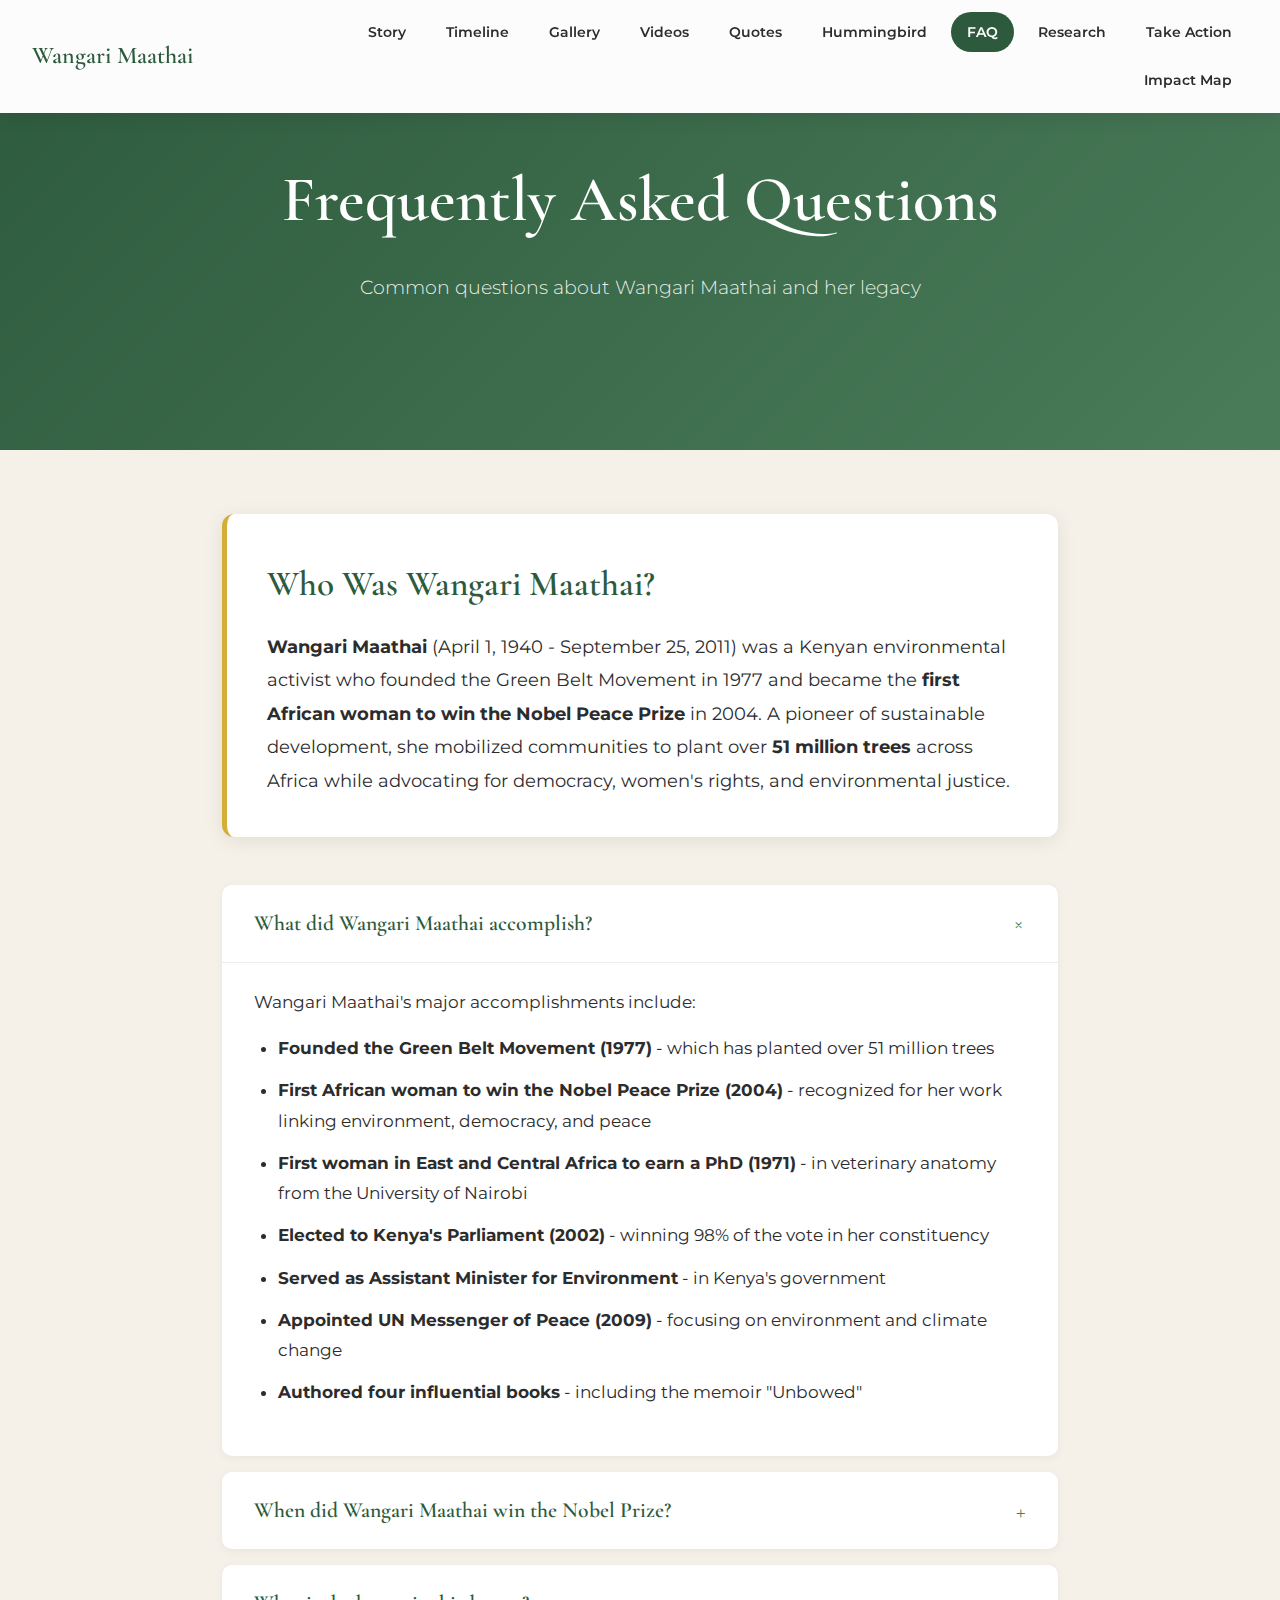
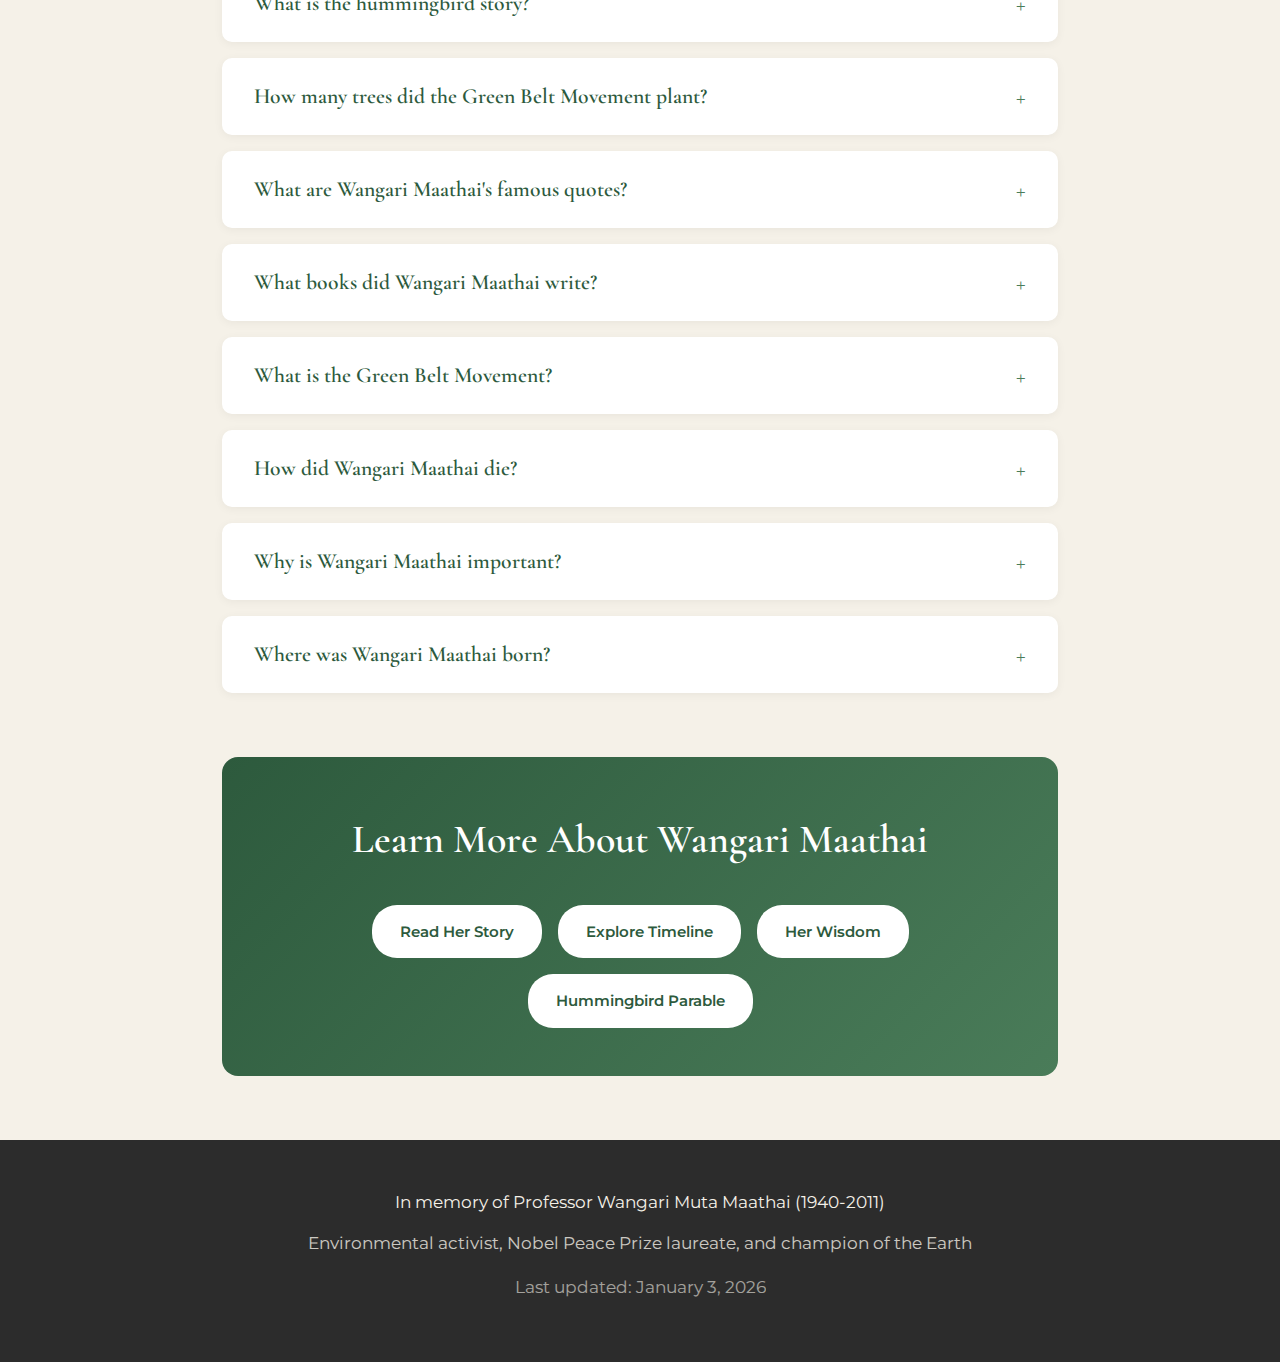
<file: faq.html>
<!DOCTYPE html>
<html lang="en">
<head>
    <meta charset="UTF-8">
    <meta name="viewport" content="width=device-width, initial-scale=1.0">

    <!-- Primary SEO Meta Tags -->
    <title>Frequently Asked Questions About Wangari Maathai | FAQ</title>
    <meta name="title" content="Frequently Asked Questions About Wangari Maathai | FAQ">
    <meta name="description" content="Answers to common questions about Wangari Maathai: Who was she? What did she accomplish? When did she win the Nobel Prize? What is the Green Belt Movement? What books did she write?">
    <meta name="keywords" content="Wangari Maathai FAQ, who was Wangari Maathai, Wangari Maathai accomplishments, Nobel Peace Prize 2004, Green Belt Movement, Unbowed book, African woman Nobel Prize">
    <meta name="author" content="Wangari Maathai Memorial">
    <meta name="robots" content="index, follow">
    <link rel="canonical" href="https://wangarimutamaathai.com/faq.html">

    <!-- Open Graph / Facebook -->
    <meta property="og:type" content="website">
    <meta property="og:url" content="https://wangarimutamaathai.com/faq.html">
    <meta property="og:title" content="Frequently Asked Questions About Wangari Maathai">
    <meta property="og:description" content="Answers to common questions about Wangari Maathai, the first African woman to win the Nobel Peace Prize.">
    <meta property="og:image" content="https://wangarimutamaathai.com/images/wangari-maathai-portrait.jpg">
    <meta property="og:site_name" content="Wangari Maathai Memorial">

    <!-- Twitter -->
    <meta name="twitter:card" content="summary_large_image">
    <meta name="twitter:url" content="https://wangarimutamaathai.com/faq.html">
    <meta name="twitter:title" content="Frequently Asked Questions About Wangari Maathai">
    <meta name="twitter:description" content="Answers to common questions about Wangari Maathai, the first African woman to win the Nobel Peace Prize.">
    <meta name="twitter:image" content="https://wangarimutamaathai.com/images/wangari-maathai-portrait.jpg">

    <!-- Person Schema -->
    <script type="application/ld+json">
    {
        "@context": "https://schema.org",
        "@type": "Person",
        "name": "Wangari Muta Maathai",
        "alternateName": ["Wangarĩ Maathai", "Professor Maathai"],
        "birthDate": "1940-04-01",
        "deathDate": "2011-09-25",
        "birthPlace": {"@type": "Place", "name": "Ihithe, Nyeri, Kenya"},
        "nationality": "Kenyan",
        "description": "Kenyan environmental activist who founded the Green Belt Movement and became the first African woman to win the Nobel Peace Prize in 2004.",
        "award": ["Nobel Peace Prize (2004)", "Right Livelihood Award (1984)", "Goldman Environmental Prize (1991)"],
        "sameAs": [
            "https://en.wikipedia.org/wiki/Wangari_Maathai",
            "https://www.wikidata.org/wiki/Q46795",
            "https://www.nobelprize.org/prizes/peace/2004/maathai/"
        ]
    }
    </script>

    <!-- FAQPage Schema - Critical for Featured Snippets and AI Extraction -->
    <script type="application/ld+json">
    {
        "@context": "https://schema.org",
        "@type": "FAQPage",
        "mainEntity": [
            {
                "@type": "Question",
                "name": "Who was Wangari Maathai?",
                "acceptedAnswer": {
                    "@type": "Answer",
                    "text": "Wangari Maathai (1940-2011) was a Kenyan environmental activist who founded the Green Belt Movement in 1977 and became the first African woman to win the Nobel Peace Prize in 2004. A pioneer of sustainable development, she mobilized communities to plant over 51 million trees across Africa while advocating for democracy, women's rights, and environmental justice. She was also the first woman in East and Central Africa to earn a doctoral degree."
                }
            },
            {
                "@type": "Question",
                "name": "What did Wangari Maathai accomplish?",
                "acceptedAnswer": {
                    "@type": "Answer",
                    "text": "Wangari Maathai's major accomplishments include: founding the Green Belt Movement (1977), which planted over 51 million trees; becoming the first African woman to win the Nobel Peace Prize (2004); being the first woman in East and Central Africa to earn a PhD (1971); serving in Kenya's Parliament and as Assistant Minister for Environment; authoring influential books including 'Unbowed' (2006); and being appointed UN Messenger of Peace (2009)."
                }
            },
            {
                "@type": "Question",
                "name": "When did Wangari Maathai win the Nobel Prize?",
                "acceptedAnswer": {
                    "@type": "Answer",
                    "text": "Wangari Maathai won the Nobel Peace Prize in 2004. She received the award on December 10, 2004, in Oslo, Norway. The Norwegian Nobel Committee recognized her 'contribution to sustainable development, democracy and peace.' She was the first African woman and the first environmentalist to receive this honor."
                }
            },
            {
                "@type": "Question",
                "name": "What is the hummingbird story?",
                "acceptedAnswer": {
                    "@type": "Answer",
                    "text": "The hummingbird story is a parable Wangari Maathai often told about a forest fire. While all animals fled in fear, a tiny hummingbird flew back and forth, carrying small drops of water to fight the flames. When other animals asked what it could do, the hummingbird replied: 'I am doing the best I can.' This story became Maathai's symbol for individual action and environmental responsibility."
                }
            },
            {
                "@type": "Question",
                "name": "How many trees did the Green Belt Movement plant?",
                "acceptedAnswer": {
                    "@type": "Answer",
                    "text": "The Green Belt Movement has planted over 51 million trees in Kenya since its founding in 1977. The movement has worked with thousands of women in rural communities to plant trees, combat deforestation, restore degraded lands, and provide sustainable livelihoods. The initiative has spread to over 30 countries across Africa and beyond."
                }
            },
            {
                "@type": "Question",
                "name": "What are Wangari Maathai's famous quotes?",
                "acceptedAnswer": {
                    "@type": "Answer",
                    "text": "Wangari Maathai's most famous quotes include: 'When we plant trees, we plant the seeds of peace and hope'; 'Until you dig a hole, you plant a tree, water it and make it survive, you haven't done a thing. You are just talking'; 'It's the little things citizens do. That's what will make the difference. My little thing is planting trees'; and 'I will be a hummingbird' from her famous parable."
                }
            },
            {
                "@type": "Question",
                "name": "What books did Wangari Maathai write?",
                "acceptedAnswer": {
                    "@type": "Answer",
                    "text": "Wangari Maathai authored four major books: 'Unbowed: A Memoir' (2006), her internationally acclaimed autobiography; 'The Challenge for Africa' (2009), analyzing Africa's political and environmental challenges; 'Replenishing the Earth: Spiritual Values for Healing Ourselves and the World' (2010), exploring the spiritual dimension of environmentalism; and 'The Green Belt Movement: Sharing the Approach and the Experience' (2003)."
                }
            },
            {
                "@type": "Question",
                "name": "What is the Green Belt Movement?",
                "acceptedAnswer": {
                    "@type": "Answer",
                    "text": "The Green Belt Movement is an environmental organization founded by Wangari Maathai in Kenya on June 5, 1977. It began with women planting trees to address deforestation, soil erosion, and lack of firewood. The movement expanded to include environmental education, advocacy for democracy and human rights, and women's empowerment. It has planted over 51 million trees and trained thousands of women in forestry, food processing, and other trades."
                }
            },
            {
                "@type": "Question",
                "name": "How did Wangari Maathai die?",
                "acceptedAnswer": {
                    "@type": "Answer",
                    "text": "Wangari Maathai died on September 25, 2011, at the age of 71, after a long battle with ovarian cancer. She passed away in Nairobi, Kenya. Her death was mourned globally, and tributes poured in from world leaders, environmental organizations, and ordinary citizens whose lives she had touched through her decades of activism."
                }
            },
            {
                "@type": "Question",
                "name": "Why is Wangari Maathai important?",
                "acceptedAnswer": {
                    "@type": "Answer",
                    "text": "Wangari Maathai is important because she demonstrated how grassroots environmental action can create global change. She proved that protecting the environment, empowering women, and promoting democracy are interconnected. As the first African woman Nobel Peace Prize laureate, she inspired millions worldwide. Her Green Belt Movement model has been replicated globally, and her advocacy helped establish the link between environmental conservation and peace."
                }
            }
        ]
    }
    </script>

    <link rel="icon" type="image/svg+xml" href="favicon.svg">
    <link rel="apple-touch-icon" href="favicon.svg">
    <link rel="stylesheet" href="styles.css">
    <link rel="stylesheet" href="nav-shared.css">
    <link rel="stylesheet" href="faq-styles.css">
    <link rel="preconnect" href="https://fonts.googleapis.com">
    <link rel="preconnect" href="https://fonts.gstatic.com" crossorigin>
    <link href="https://fonts.googleapis.com/css2?family=Cormorant+Garamond:ital,wght@0,300;0,400;0,600;1,300;1,400&family=Montserrat:wght@300;400;600&display=swap" rel="stylesheet">
</head>
<body class="faq-page">
    <!-- Main Navigation -->
    <nav class="main-navigation">
        <div class="main-nav-container">
            <a href="index.html" class="main-nav-logo">Wangari Maathai</a>
            <button class="mobile-menu-toggle" aria-label="Toggle menu">&#9776;</button>
            <div class="main-nav-links">
                <a href="index.html" class="main-nav-link">Story</a>
                <a href="timeline.html" class="main-nav-link">Timeline</a>
                <a href="gallery.html" class="main-nav-link">Gallery</a>
                <a href="videos.html" class="main-nav-link">Videos</a>
                <a href="quotes.html" class="main-nav-link">Quotes</a>
                <a href="hummingbird-story.html" class="main-nav-link">Hummingbird</a>
                <a href="faq.html" class="main-nav-link active">FAQ</a>
                <a href="research.html" class="main-nav-link">Research</a>
                <a href="action.html" class="main-nav-link">Take Action</a>
                <a href="map.html" class="main-nav-link">Impact Map</a>
            </div>
        </div>
    </nav>

    <!-- Hero Section -->
    <header class="page-hero faq-hero">
        <div class="hero-content">
            <h1 class="hero-title">Frequently Asked Questions</h1>
            <p class="hero-subtitle">Common questions about Wangari Maathai and her legacy</p>
        </div>
    </header>

    <!-- Main Content -->
    <main class="faq-content">
        <div class="faq-container">

            <!-- Quick Bio Section -->
            <section class="quick-bio" id="who-was-wangari-maathai">
                <h2>Who Was Wangari Maathai?</h2>
                <p><strong>Wangari Maathai</strong> (April 1, 1940 - September 25, 2011) was a Kenyan environmental activist who founded the Green Belt Movement in 1977 and became the <strong>first African woman to win the Nobel Peace Prize</strong> in 2004. A pioneer of sustainable development, she mobilized communities to plant over <strong>51 million trees</strong> across Africa while advocating for democracy, women's rights, and environmental justice.</p>
            </section>

            <!-- FAQ Accordion -->
            <section class="faq-list" aria-label="Frequently Asked Questions">

                <article class="faq-item" itemscope itemprop="mainEntity" itemtype="https://schema.org/Question">
                    <h3 class="faq-question" itemprop="name">
                        <button aria-expanded="false" aria-controls="answer-1">
                            What did Wangari Maathai accomplish?
                            <span class="faq-icon">+</span>
                        </button>
                    </h3>
                    <div class="faq-answer" id="answer-1" itemscope itemprop="acceptedAnswer" itemtype="https://schema.org/Answer">
                        <div itemprop="text">
                            <p>Wangari Maathai's major accomplishments include:</p>
                            <ul>
                                <li><strong>Founded the Green Belt Movement (1977)</strong> - which has planted over 51 million trees</li>
                                <li><strong>First African woman to win the Nobel Peace Prize (2004)</strong> - recognized for her work linking environment, democracy, and peace</li>
                                <li><strong>First woman in East and Central Africa to earn a PhD (1971)</strong> - in veterinary anatomy from the University of Nairobi</li>
                                <li><strong>Elected to Kenya's Parliament (2002)</strong> - winning 98% of the vote in her constituency</li>
                                <li><strong>Served as Assistant Minister for Environment</strong> - in Kenya's government</li>
                                <li><strong>Appointed UN Messenger of Peace (2009)</strong> - focusing on environment and climate change</li>
                                <li><strong>Authored four influential books</strong> - including the memoir "Unbowed"</li>
                            </ul>
                        </div>
                    </div>
                </article>

                <article class="faq-item" itemscope itemprop="mainEntity" itemtype="https://schema.org/Question">
                    <h3 class="faq-question" itemprop="name">
                        <button aria-expanded="false" aria-controls="answer-2">
                            When did Wangari Maathai win the Nobel Prize?
                            <span class="faq-icon">+</span>
                        </button>
                    </h3>
                    <div class="faq-answer" id="answer-2" itemscope itemprop="acceptedAnswer" itemtype="https://schema.org/Answer">
                        <div itemprop="text">
                            <p>Wangari Maathai won the <strong>Nobel Peace Prize in 2004</strong>. She received the award on <strong>December 10, 2004</strong>, in Oslo, Norway.</p>
                            <p>The Norwegian Nobel Committee recognized her "contribution to sustainable development, democracy and peace." She was:</p>
                            <ul>
                                <li>The <strong>first African woman</strong> to receive the Nobel Peace Prize</li>
                                <li>The <strong>first environmentalist</strong> to receive the Nobel Peace Prize</li>
                                <li>Only the 12th woman to receive the Nobel Peace Prize at that time</li>
                            </ul>
                            <p>Upon receiving the news, she celebrated by planting a tree - a Nandi flame tree at the foot of Mount Kenya.</p>
                        </div>
                    </div>
                </article>

                <article class="faq-item" itemscope itemprop="mainEntity" itemtype="https://schema.org/Question">
                    <h3 class="faq-question" itemprop="name">
                        <button aria-expanded="false" aria-controls="answer-3">
                            What is the hummingbird story?
                            <span class="faq-icon">+</span>
                        </button>
                    </h3>
                    <div class="faq-answer" id="answer-3" itemscope itemprop="acceptedAnswer" itemtype="https://schema.org/Answer">
                        <div itemprop="text">
                            <p>The <strong>hummingbird story</strong> is a parable Wangari Maathai often told about a forest fire. While all the animals fled in fear, a tiny hummingbird flew back and forth, carrying small drops of water in its beak to fight the flames.</p>
                            <p>When the other animals asked what it could possibly do, the hummingbird replied: <strong>"I am doing the best I can."</strong></p>
                            <p>This story, based on a Quechua tale from South America, became Maathai's powerful symbol for:</p>
                            <ul>
                                <li>Individual action and personal responsibility</li>
                                <li>Not being paralyzed by overwhelming challenges</li>
                                <li>The collective power of many small actions</li>
                            </ul>
                            <p><a href="hummingbird-story.html">Read the full hummingbird story</a></p>
                        </div>
                    </div>
                </article>

                <article class="faq-item" itemscope itemprop="mainEntity" itemtype="https://schema.org/Question">
                    <h3 class="faq-question" itemprop="name">
                        <button aria-expanded="false" aria-controls="answer-4">
                            How many trees did the Green Belt Movement plant?
                            <span class="faq-icon">+</span>
                        </button>
                    </h3>
                    <div class="faq-answer" id="answer-4" itemscope itemprop="acceptedAnswer" itemtype="https://schema.org/Answer">
                        <div itemprop="text">
                            <p>The Green Belt Movement has planted <strong>over 51 million trees</strong> in Kenya since its founding in 1977.</p>
                            <p>Key statistics:</p>
                            <ul>
                                <li><strong>51+ million trees</strong> planted in Kenya</li>
                                <li><strong>Thousands of women</strong> trained as foresters</li>
                                <li><strong>Over 600 community-based networks</strong> established</li>
                                <li><strong>30+ countries</strong> where the model has been replicated</li>
                            </ul>
                            <p>The movement began with just seven trees planted by Wangari Maathai on World Environment Day, June 5, 1977.</p>
                        </div>
                    </div>
                </article>

                <article class="faq-item" itemscope itemprop="mainEntity" itemtype="https://schema.org/Question">
                    <h3 class="faq-question" itemprop="name">
                        <button aria-expanded="false" aria-controls="answer-5">
                            What are Wangari Maathai's famous quotes?
                            <span class="faq-icon">+</span>
                        </button>
                    </h3>
                    <div class="faq-answer" id="answer-5" itemscope itemprop="acceptedAnswer" itemtype="https://schema.org/Answer">
                        <div itemprop="text">
                            <p>Wangari Maathai's most famous quotes include:</p>
                            <blockquote>"When we plant trees, we plant the seeds of peace and hope."</blockquote>
                            <blockquote>"Until you dig a hole, you plant a tree, water it and make it survive, you haven't done a thing. You are just talking."</blockquote>
                            <blockquote>"It's the little things citizens do. That's what will make the difference. My little thing is planting trees."</blockquote>
                            <blockquote>"You cannot enslave a mind that knows itself. That values itself. That understands itself."</blockquote>
                            <blockquote>"I will be a hummingbird."</blockquote>
                            <p><a href="quotes.html">Explore more Wangari Maathai quotes</a></p>
                        </div>
                    </div>
                </article>

                <article class="faq-item" itemscope itemprop="mainEntity" itemtype="https://schema.org/Question">
                    <h3 class="faq-question" itemprop="name">
                        <button aria-expanded="false" aria-controls="answer-6">
                            What books did Wangari Maathai write?
                            <span class="faq-icon">+</span>
                        </button>
                    </h3>
                    <div class="faq-answer" id="answer-6" itemscope itemprop="acceptedAnswer" itemtype="https://schema.org/Answer">
                        <div itemprop="text">
                            <p>Wangari Maathai authored four major books:</p>
                            <ul>
                                <li><strong>"Unbowed: A Memoir" (2006)</strong> - Her internationally acclaimed autobiography detailing her life journey from rural Kenya to the Nobel Prize</li>
                                <li><strong>"The Challenge for Africa" (2009)</strong> - An analysis of Africa's political and environmental challenges with proposed solutions</li>
                                <li><strong>"Replenishing the Earth" (2010)</strong> - Explores the spiritual dimension of environmentalism and healing</li>
                                <li><strong>"The Green Belt Movement" (2003)</strong> - Documents the approach and experience of building the movement</li>
                            </ul>
                            <p>"Unbowed" was translated into numerous languages and became an international bestseller.</p>
                        </div>
                    </div>
                </article>

                <article class="faq-item" itemscope itemprop="mainEntity" itemtype="https://schema.org/Question">
                    <h3 class="faq-question" itemprop="name">
                        <button aria-expanded="false" aria-controls="answer-7">
                            What is the Green Belt Movement?
                            <span class="faq-icon">+</span>
                        </button>
                    </h3>
                    <div class="faq-answer" id="answer-7" itemscope itemprop="acceptedAnswer" itemtype="https://schema.org/Answer">
                        <div itemprop="text">
                            <p>The <strong>Green Belt Movement</strong> is an environmental organization founded by Wangari Maathai in Kenya on <strong>June 5, 1977</strong> (World Environment Day).</p>
                            <p>The organization focuses on:</p>
                            <ul>
                                <li><strong>Environmental conservation</strong> - Tree planting, watershed protection, biodiversity conservation</li>
                                <li><strong>Women's empowerment</strong> - Training women in forestry, providing economic opportunities</li>
                                <li><strong>Civic education</strong> - Teaching communities about environmental rights and democracy</li>
                                <li><strong>Advocacy</strong> - Fighting against land grabbing and environmental destruction</li>
                            </ul>
                            <p>The movement started with rural women planting trees to address deforestation, soil erosion, and lack of firewood. It has since grown into an internationally recognized organization that continues Maathai's legacy today.</p>
                        </div>
                    </div>
                </article>

                <article class="faq-item" itemscope itemprop="mainEntity" itemtype="https://schema.org/Question">
                    <h3 class="faq-question" itemprop="name">
                        <button aria-expanded="false" aria-controls="answer-8">
                            How did Wangari Maathai die?
                            <span class="faq-icon">+</span>
                        </button>
                    </h3>
                    <div class="faq-answer" id="answer-8" itemscope itemprop="acceptedAnswer" itemtype="https://schema.org/Answer">
                        <div itemprop="text">
                            <p>Wangari Maathai died on <strong>September 25, 2011</strong>, at the age of 71, after a long battle with <strong>ovarian cancer</strong>. She passed away in Nairobi, Kenya.</p>
                            <p>Her death was mourned globally. World leaders, environmental organizations, and millions of ordinary citizens whose lives she had touched paid tribute to her legacy. At her request, she was buried in a biodegradable coffin made of water hyacinth and bamboo, staying true to her environmental principles to the end.</p>
                        </div>
                    </div>
                </article>

                <article class="faq-item" itemscope itemprop="mainEntity" itemtype="https://schema.org/Question">
                    <h3 class="faq-question" itemprop="name">
                        <button aria-expanded="false" aria-controls="answer-9">
                            Why is Wangari Maathai important?
                            <span class="faq-icon">+</span>
                        </button>
                    </h3>
                    <div class="faq-answer" id="answer-9" itemscope itemprop="acceptedAnswer" itemtype="https://schema.org/Answer">
                        <div itemprop="text">
                            <p>Wangari Maathai is important for many reasons:</p>
                            <ul>
                                <li><strong>Pioneered grassroots environmental action</strong> - Demonstrated that community-based initiatives can create global change</li>
                                <li><strong>Linked environment, democracy, and peace</strong> - Showed how these issues are interconnected, influencing global policy thinking</li>
                                <li><strong>Empowered women</strong> - Created economic opportunities for thousands of rural African women</li>
                                <li><strong>Broke barriers</strong> - As the first African woman Nobel Peace Prize laureate, she inspired millions</li>
                                <li><strong>Created a replicable model</strong> - The Green Belt Movement approach has been adopted in over 30 countries</li>
                                <li><strong>Stood against injustice</strong> - Faced imprisonment and violence but never stopped fighting for what she believed</li>
                            </ul>
                            <p>Her legacy continues to inspire environmental activists, women leaders, and anyone who believes that individual action can change the world.</p>
                        </div>
                    </div>
                </article>

                <article class="faq-item" itemscope itemprop="mainEntity" itemtype="https://schema.org/Question">
                    <h3 class="faq-question" itemprop="name">
                        <button aria-expanded="false" aria-controls="answer-10">
                            Where was Wangari Maathai born?
                            <span class="faq-icon">+</span>
                        </button>
                    </h3>
                    <div class="faq-answer" id="answer-10" itemscope itemprop="acceptedAnswer" itemtype="https://schema.org/Answer">
                        <div itemprop="text">
                            <p>Wangari Maathai was born on <strong>April 1, 1940</strong>, in <strong>Ihithe village, Nyeri District</strong>, in the central highlands of Kenya.</p>
                            <p>She grew up in a rural farming community surrounded by lush forests and fertile lands. This early connection with nature deeply influenced her later environmental activism. The forests she knew as a child were later devastated by deforestation, which motivated her to found the Green Belt Movement.</p>
                        </div>
                    </div>
                </article>

            </section>

            <!-- Call to Action -->
            <section class="faq-cta">
                <h2>Learn More About Wangari Maathai</h2>
                <div class="cta-links">
                    <a href="index.html" class="cta-link">Read Her Story</a>
                    <a href="timeline.html" class="cta-link">Explore Timeline</a>
                    <a href="quotes.html" class="cta-link">Her Wisdom</a>
                    <a href="hummingbird-story.html" class="cta-link">Hummingbird Parable</a>
                </div>
            </section>

        </div>
    </main>

    <!-- Footer -->
    <footer class="footer">
        <div class="footer-content">
            <p>In memory of Professor Wangari Muta Maathai (1940-2011)</p>
            <p class="footer-small">Environmental activist, Nobel Peace Prize laureate, and champion of the Earth</p>
            <p class="footer-updated">Last updated: <time datetime="2026-01-03">January 3, 2026</time></p>
        </div>
    </footer>

    <!-- BreadcrumbList Schema -->
    <script type="application/ld+json">
    {
        "@context": "https://schema.org",
        "@type": "BreadcrumbList",
        "itemListElement": [
            {
                "@type": "ListItem",
                "position": 1,
                "name": "Home",
                "item": "https://wangarimutamaathai.com/"
            },
            {
                "@type": "ListItem",
                "position": 2,
                "name": "FAQ",
                "item": "https://wangarimutamaathai.com/faq.html"
            }
        ]
    }
    </script>

    <script src="nav-shared.js"></script>
    <script src="faq-script.js"></script>
</body>
</html>
</file>
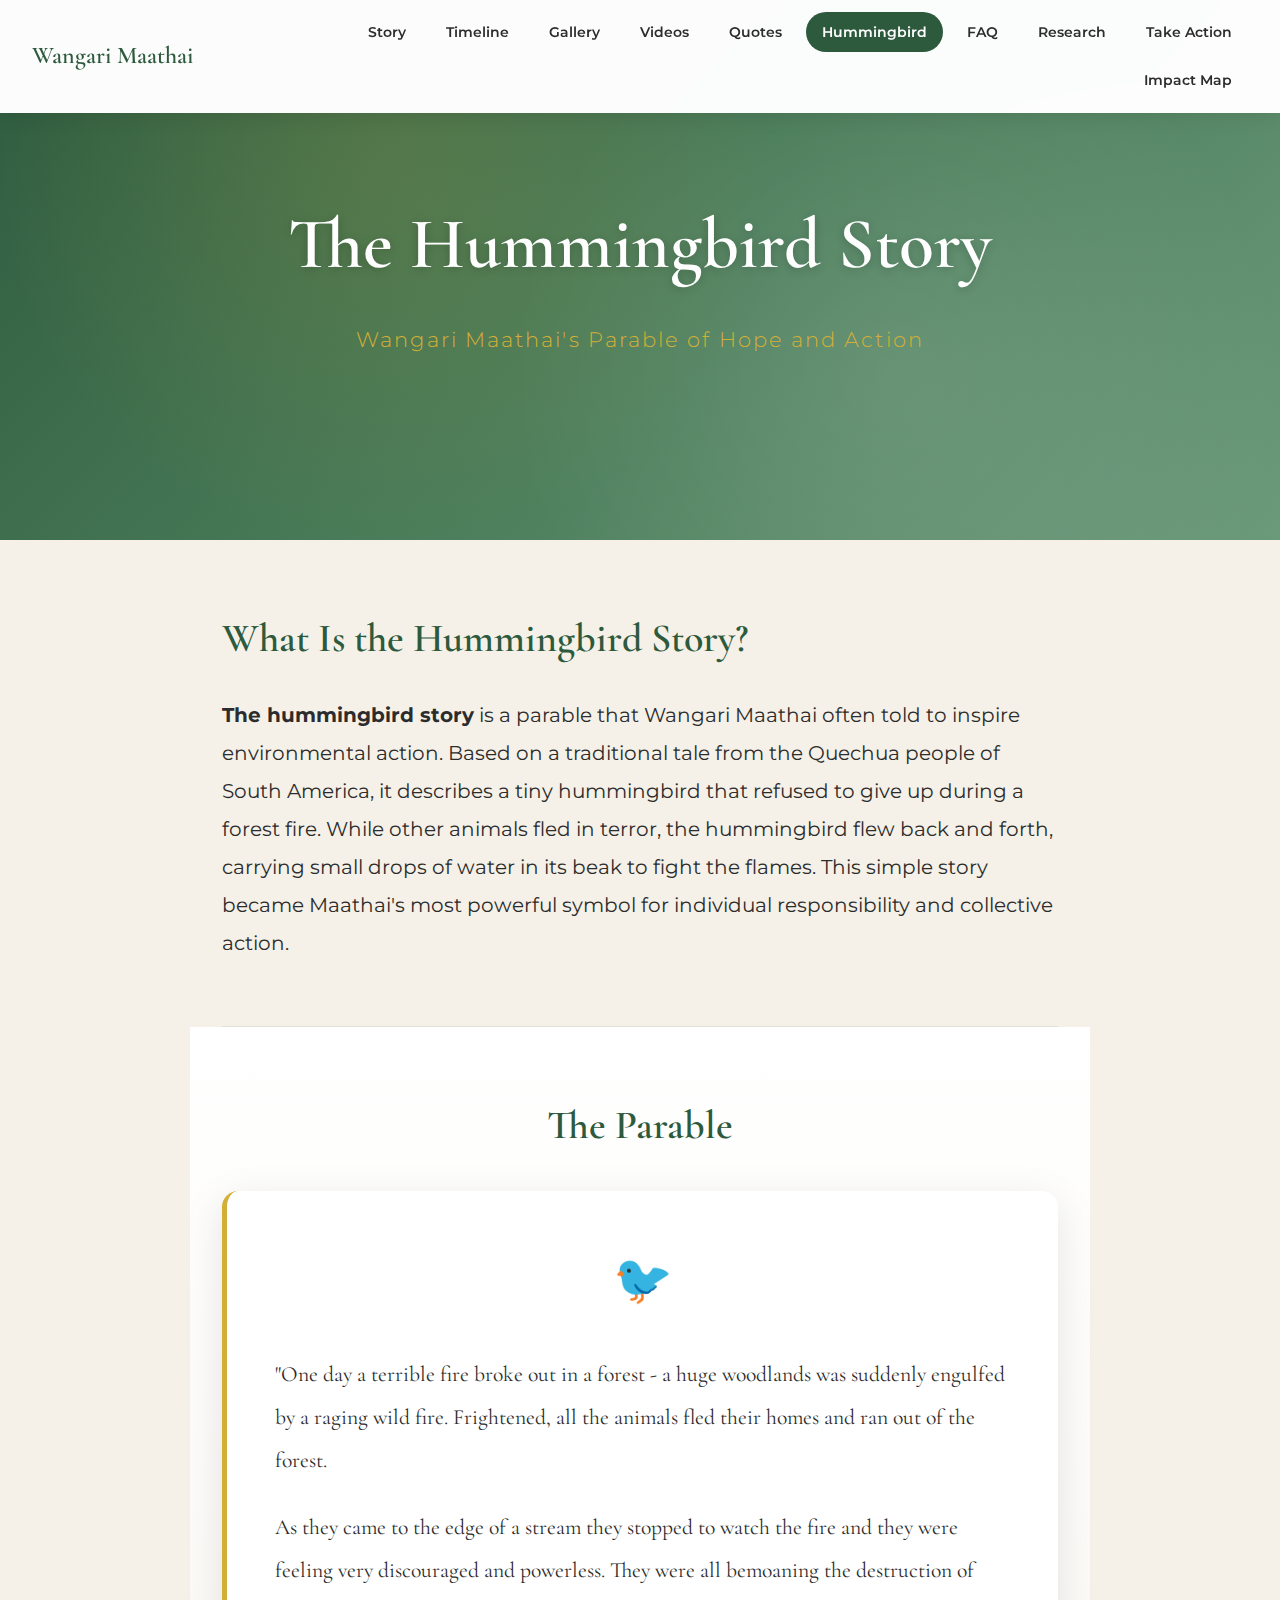
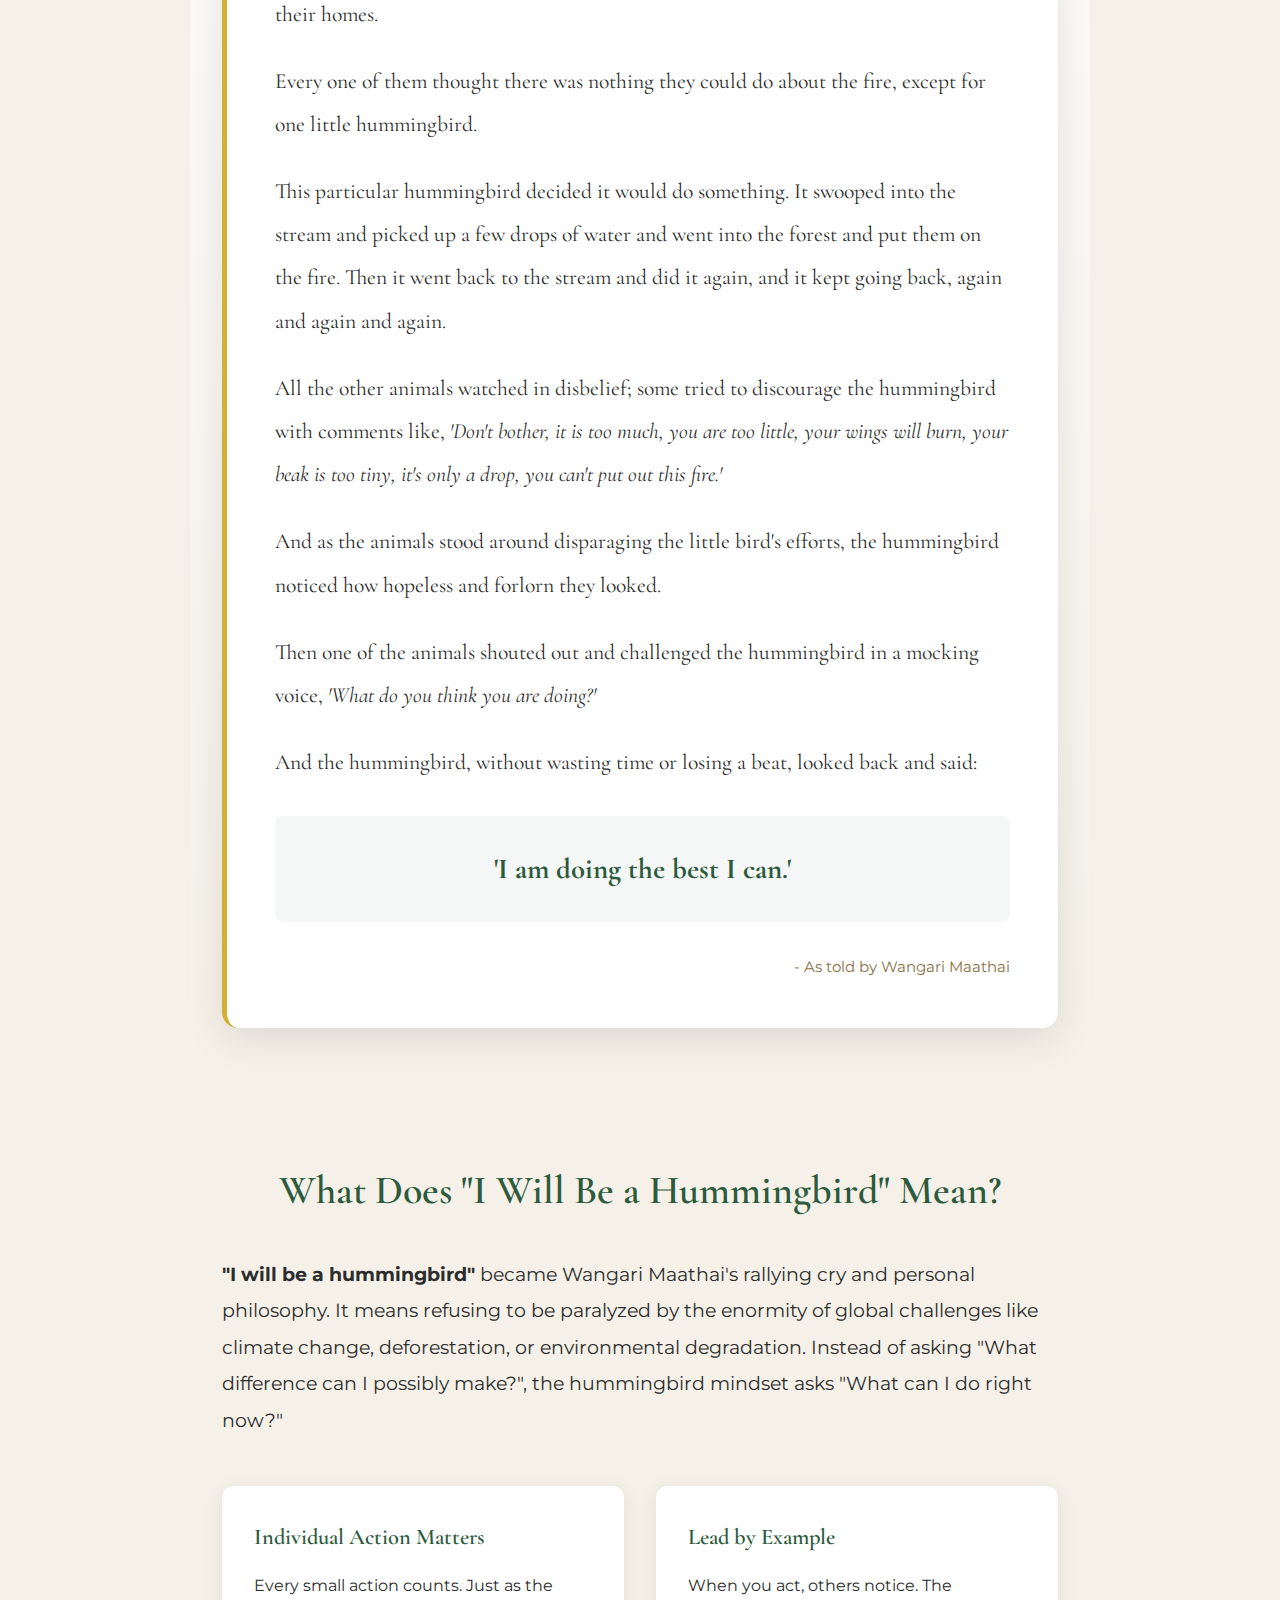
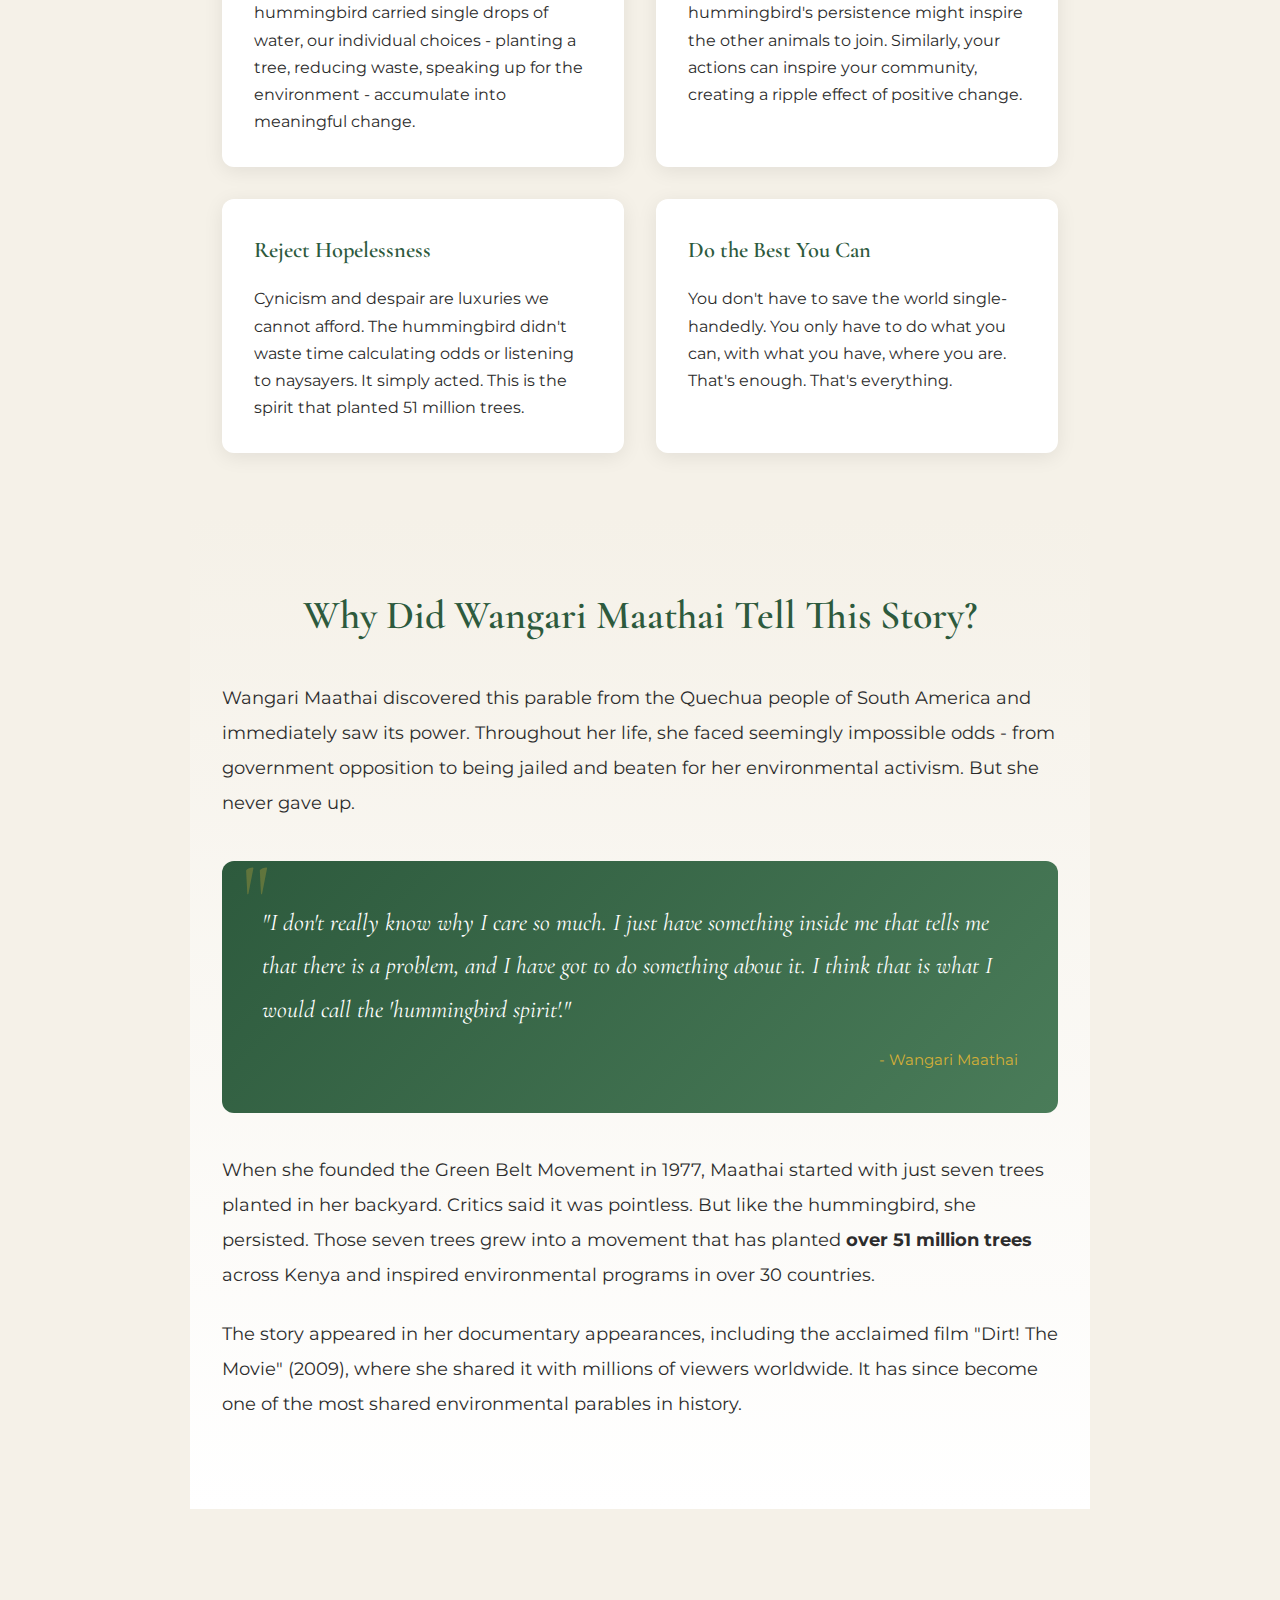
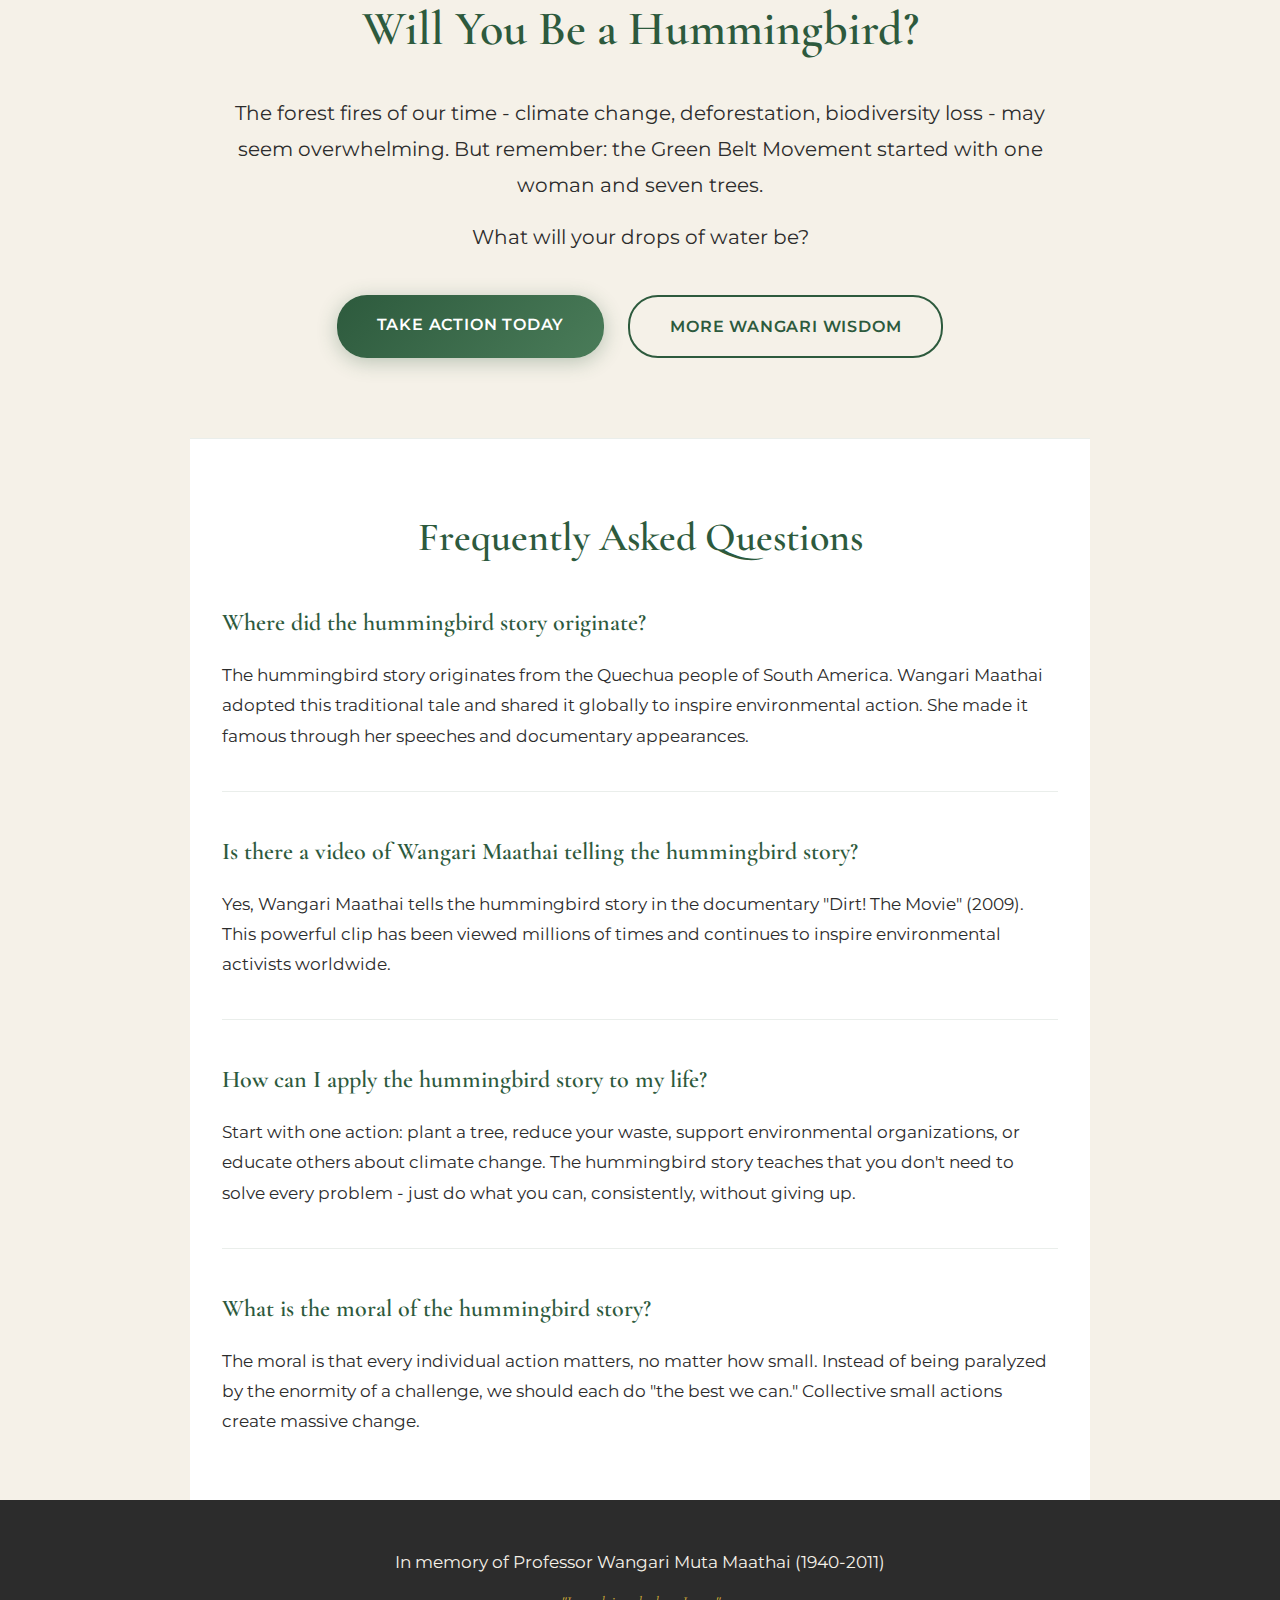
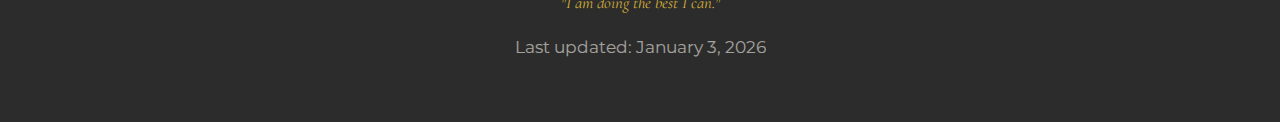
<file: hummingbird-story.html>
<!DOCTYPE html>
<html lang="en">
<head>
    <meta charset="UTF-8">
    <meta name="viewport" content="width=device-width, initial-scale=1.0">

    <!-- Primary SEO Meta Tags -->
    <title>The Hummingbird Story | Wangari Maathai's Inspiring Parable</title>
    <meta name="title" content="The Hummingbird Story | Wangari Maathai's Inspiring Parable">
    <meta name="description" content="The hummingbird story is Wangari Maathai's famous parable about a tiny bird doing its best to put out a forest fire. 'I will be a hummingbird' became a global call to action for environmental change.">
    <meta name="keywords" content="hummingbird story, Wangari Maathai hummingbird, I will be a hummingbird, hummingbird parable, forest fire story, environmental parable, doing the best I can">
    <meta name="author" content="Wangari Maathai Memorial">
    <meta name="robots" content="index, follow">
    <link rel="canonical" href="https://wangarimutamaathai.com/hummingbird-story.html">

    <!-- Open Graph / Facebook -->
    <meta property="og:type" content="article">
    <meta property="og:url" content="https://wangarimutamaathai.com/hummingbird-story.html">
    <meta property="og:title" content="The Hummingbird Story | Wangari Maathai's Inspiring Parable">
    <meta property="og:description" content="The hummingbird story is Wangari Maathai's famous parable about a tiny bird doing its best to put out a forest fire. 'I will be a hummingbird' became a global call to action.">
    <meta property="og:image" content="https://wangarimutamaathai.com/images/hummingbird-story.jpg">
    <meta property="og:site_name" content="Wangari Maathai Memorial">
    <meta property="article:published_time" content="2024-01-01">
    <meta property="article:modified_time" content="2026-01-03">

    <!-- Twitter -->
    <meta name="twitter:card" content="summary_large_image">
    <meta name="twitter:url" content="https://wangarimutamaathai.com/hummingbird-story.html">
    <meta name="twitter:title" content="The Hummingbird Story | Wangari Maathai's Inspiring Parable">
    <meta name="twitter:description" content="The hummingbird story is Wangari Maathai's famous parable about a tiny bird doing its best to put out a forest fire.">
    <meta name="twitter:image" content="https://wangarimutamaathai.com/images/hummingbird-story.jpg">

    <!-- Person Schema -->
    <script type="application/ld+json">
    {
        "@context": "https://schema.org",
        "@type": "Person",
        "name": "Wangari Muta Maathai",
        "alternateName": ["Wangarĩ Maathai", "Professor Maathai"],
        "birthDate": "1940-04-01",
        "deathDate": "2011-09-25",
        "birthPlace": {"@type": "Place", "name": "Ihithe, Nyeri, Kenya"},
        "nationality": "Kenyan",
        "description": "Kenyan environmental activist who founded the Green Belt Movement and became the first African woman to win the Nobel Peace Prize in 2004.",
        "award": ["Nobel Peace Prize (2004)", "Right Livelihood Award (1984)", "Goldman Environmental Prize (1991)"],
        "sameAs": [
            "https://en.wikipedia.org/wiki/Wangari_Maathai",
            "https://www.wikidata.org/wiki/Q46795",
            "https://www.nobelprize.org/prizes/peace/2004/maathai/"
        ]
    }
    </script>

    <!-- Article Schema for SEO -->
    <script type="application/ld+json">
    {
        "@context": "https://schema.org",
        "@type": "Article",
        "headline": "The Hummingbird Story: Wangari Maathai's Inspiring Parable",
        "description": "The hummingbird story is Wangari Maathai's famous parable about a tiny bird doing its best to put out a forest fire while other animals fled.",
        "image": "https://wangarimutamaathai.com/images/hummingbird-story.jpg",
        "author": {
            "@type": "Person",
            "name": "Wangari Maathai"
        },
        "publisher": {
            "@type": "Organization",
            "name": "Wangari Maathai Memorial",
            "url": "https://wangarimutamaathai.com"
        },
        "datePublished": "2024-01-01",
        "dateModified": "2026-01-03",
        "mainEntityOfPage": {
            "@type": "WebPage",
            "@id": "https://wangarimutamaathai.com/hummingbird-story.html"
        }
    }
    </script>

    <!-- FAQPage Schema for Related Questions -->
    <script type="application/ld+json">
    {
        "@context": "https://schema.org",
        "@type": "FAQPage",
        "mainEntity": [
            {
                "@type": "Question",
                "name": "What is the hummingbird story by Wangari Maathai?",
                "acceptedAnswer": {
                    "@type": "Answer",
                    "text": "The hummingbird story is a parable Wangari Maathai often told about a forest fire. While all the animals fled in fear, a tiny hummingbird flew back and forth, carrying small drops of water in its beak to put out the fire. When the other animals asked what it could possibly do, the hummingbird replied, 'I am doing the best I can.' This story became Maathai's symbol for individual action and environmental responsibility."
                }
            },
            {
                "@type": "Question",
                "name": "What does 'I will be a hummingbird' mean?",
                "acceptedAnswer": {
                    "@type": "Answer",
                    "text": "'I will be a hummingbird' is a pledge inspired by Wangari Maathai's parable. It means committing to do your personal best to make a positive difference, even when the challenge seems overwhelming. Rather than feeling helpless, each person can take small actions that collectively create meaningful change."
                }
            },
            {
                "@type": "Question",
                "name": "Where did the hummingbird story originate?",
                "acceptedAnswer": {
                    "@type": "Answer",
                    "text": "The hummingbird story is based on a traditional tale from the Quechua people of South America. Wangari Maathai adopted this parable and shared it globally to inspire environmental action. She made it famous through her speeches, including at international forums and in her documentary 'Dirt! The Movie' (2009)."
                }
            }
        ]
    }
    </script>

    <link rel="icon" type="image/svg+xml" href="favicon.svg">
    <link rel="apple-touch-icon" href="favicon.svg">
    <link rel="stylesheet" href="styles.css">
    <link rel="stylesheet" href="nav-shared.css">
    <link rel="stylesheet" href="hummingbird-styles.css">
    <link rel="preconnect" href="https://fonts.googleapis.com">
    <link rel="preconnect" href="https://fonts.gstatic.com" crossorigin>
    <link href="https://fonts.googleapis.com/css2?family=Cormorant+Garamond:ital,wght@0,300;0,400;0,600;1,300;1,400&family=Montserrat:wght@300;400;600&display=swap" rel="stylesheet">
</head>
<body class="hummingbird-page">
    <!-- Main Navigation -->
    <nav class="main-navigation">
        <div class="main-nav-container">
            <a href="index.html" class="main-nav-logo">Wangari Maathai</a>
            <button class="mobile-menu-toggle" aria-label="Toggle menu">&#9776;</button>
            <div class="main-nav-links">
                <a href="index.html" class="main-nav-link">Story</a>
                <a href="timeline.html" class="main-nav-link">Timeline</a>
                <a href="gallery.html" class="main-nav-link">Gallery</a>
                <a href="videos.html" class="main-nav-link">Videos</a>
                <a href="quotes.html" class="main-nav-link">Quotes</a>
                <a href="hummingbird-story.html" class="main-nav-link active">Hummingbird</a>
                <a href="faq.html" class="main-nav-link">FAQ</a>
                <a href="research.html" class="main-nav-link">Research</a>
                <a href="action.html" class="main-nav-link">Take Action</a>
                <a href="map.html" class="main-nav-link">Impact Map</a>
            </div>
        </div>
    </nav>

    <!-- Hero Section -->
    <header class="hummingbird-hero">
        <div class="hero-content">
            <h1 class="hero-title">The Hummingbird Story</h1>
            <p class="hero-subtitle">Wangari Maathai's Parable of Hope and Action</p>
        </div>
    </header>

    <!-- Main Content -->
    <main class="hummingbird-content">

        <!-- SEO-Optimized Introduction -->
        <section class="story-intro" id="what-is-hummingbird-story">
            <div class="intro-content">
                <h2>What Is the Hummingbird Story?</h2>
                <p class="featured-answer"><strong>The hummingbird story</strong> is a parable that Wangari Maathai often told to inspire environmental action. Based on a traditional tale from the Quechua people of South America, it describes a tiny hummingbird that refused to give up during a forest fire. While other animals fled in terror, the hummingbird flew back and forth, carrying small drops of water in its beak to fight the flames. This simple story became Maathai's most powerful symbol for individual responsibility and collective action.</p>
            </div>
        </section>

        <!-- The Story Section -->
        <section class="the-story" id="the-parable">
            <div class="story-container">
                <h2 class="story-section-title">The Parable</h2>
                <div class="story-card">
                    <div class="story-icon">&#x1F426;</div>
                    <blockquote class="story-text">
                        <p>"One day a terrible fire broke out in a forest - a huge woodlands was suddenly engulfed by a raging wild fire. Frightened, all the animals fled their homes and ran out of the forest.</p>
                        <p>As they came to the edge of a stream they stopped to watch the fire and they were feeling very discouraged and powerless. They were all bemoaning the destruction of their homes.</p>
                        <p>Every one of them thought there was nothing they could do about the fire, except for one little hummingbird.</p>
                        <p>This particular hummingbird decided it would do something. It swooped into the stream and picked up a few drops of water and went into the forest and put them on the fire. Then it went back to the stream and did it again, and it kept going back, again and again and again.</p>
                        <p>All the other animals watched in disbelief; some tried to discourage the hummingbird with comments like, <em>'Don't bother, it is too much, you are too little, your wings will burn, your beak is too tiny, it's only a drop, you can't put out this fire.'</em></p>
                        <p>And as the animals stood around disparaging the little bird's efforts, the hummingbird noticed how hopeless and forlorn they looked.</p>
                        <p>Then one of the animals shouted out and challenged the hummingbird in a mocking voice, <em>'What do you think you are doing?'</em></p>
                        <p>And the hummingbird, without wasting time or losing a beat, looked back and said:</p>
                        <p class="story-climax"><strong>'I am doing the best I can.'</strong></p>
                    </blockquote>
                    <cite class="story-attribution">- As told by Wangari Maathai</cite>
                </div>
            </div>
        </section>

        <!-- The Meaning Section -->
        <section class="story-meaning" id="meaning">
            <div class="meaning-container">
                <h2 class="story-section-title">What Does "I Will Be a Hummingbird" Mean?</h2>
                <p class="meaning-text"><strong>"I will be a hummingbird"</strong> became Wangari Maathai's rallying cry and personal philosophy. It means refusing to be paralyzed by the enormity of global challenges like climate change, deforestation, or environmental degradation. Instead of asking "What difference can I possibly make?", the hummingbird mindset asks "What can I do right now?"</p>

                <div class="meaning-points">
                    <div class="meaning-point">
                        <h3>Individual Action Matters</h3>
                        <p>Every small action counts. Just as the hummingbird carried single drops of water, our individual choices - planting a tree, reducing waste, speaking up for the environment - accumulate into meaningful change.</p>
                    </div>
                    <div class="meaning-point">
                        <h3>Lead by Example</h3>
                        <p>When you act, others notice. The hummingbird's persistence might inspire the other animals to join. Similarly, your actions can inspire your community, creating a ripple effect of positive change.</p>
                    </div>
                    <div class="meaning-point">
                        <h3>Reject Hopelessness</h3>
                        <p>Cynicism and despair are luxuries we cannot afford. The hummingbird didn't waste time calculating odds or listening to naysayers. It simply acted. This is the spirit that planted 51 million trees.</p>
                    </div>
                    <div class="meaning-point">
                        <h3>Do the Best You Can</h3>
                        <p>You don't have to save the world single-handedly. You only have to do what you can, with what you have, where you are. That's enough. That's everything.</p>
                    </div>
                </div>
            </div>
        </section>

        <!-- Wangari's Connection Section -->
        <section class="wangari-connection" id="wangari-and-hummingbird">
            <div class="connection-container">
                <h2 class="story-section-title">Why Did Wangari Maathai Tell This Story?</h2>
                <p>Wangari Maathai discovered this parable from the Quechua people of South America and immediately saw its power. Throughout her life, she faced seemingly impossible odds - from government opposition to being jailed and beaten for her environmental activism. But she never gave up.</p>

                <blockquote class="wangari-quote">
                    <p>"I don't really know why I care so much. I just have something inside me that tells me that there is a problem, and I have got to do something about it. I think that is what I would call the 'hummingbird spirit'."</p>
                    <cite>- Wangari Maathai</cite>
                </blockquote>

                <p>When she founded the Green Belt Movement in 1977, Maathai started with just seven trees planted in her backyard. Critics said it was pointless. But like the hummingbird, she persisted. Those seven trees grew into a movement that has planted <strong>over 51 million trees</strong> across Kenya and inspired environmental programs in over 30 countries.</p>

                <p>The story appeared in her documentary appearances, including the acclaimed film "Dirt! The Movie" (2009), where she shared it with millions of viewers worldwide. It has since become one of the most shared environmental parables in history.</p>
            </div>
        </section>

        <!-- Call to Action Section -->
        <section class="hummingbird-cta" id="be-a-hummingbird">
            <div class="cta-container">
                <h2>Will You Be a Hummingbird?</h2>
                <p>The forest fires of our time - climate change, deforestation, biodiversity loss - may seem overwhelming. But remember: the Green Belt Movement started with one woman and seven trees.</p>
                <p>What will your drops of water be?</p>
                <div class="cta-actions">
                    <a href="action.html" class="cta-button primary">Take Action Today</a>
                    <a href="quotes.html" class="cta-button secondary">More Wangari Wisdom</a>
                </div>
            </div>
        </section>

        <!-- Related Questions Section -->
        <section class="related-questions" id="faq">
            <div class="questions-container">
                <h2 class="story-section-title">Frequently Asked Questions</h2>

                <div class="faq-item">
                    <h3>Where did the hummingbird story originate?</h3>
                    <p>The hummingbird story originates from the Quechua people of South America. Wangari Maathai adopted this traditional tale and shared it globally to inspire environmental action. She made it famous through her speeches and documentary appearances.</p>
                </div>

                <div class="faq-item">
                    <h3>Is there a video of Wangari Maathai telling the hummingbird story?</h3>
                    <p>Yes, Wangari Maathai tells the hummingbird story in the documentary "Dirt! The Movie" (2009). This powerful clip has been viewed millions of times and continues to inspire environmental activists worldwide.</p>
                </div>

                <div class="faq-item">
                    <h3>How can I apply the hummingbird story to my life?</h3>
                    <p>Start with one action: plant a tree, reduce your waste, support environmental organizations, or educate others about climate change. The hummingbird story teaches that you don't need to solve every problem - just do what you can, consistently, without giving up.</p>
                </div>

                <div class="faq-item">
                    <h3>What is the moral of the hummingbird story?</h3>
                    <p>The moral is that every individual action matters, no matter how small. Instead of being paralyzed by the enormity of a challenge, we should each do "the best we can." Collective small actions create massive change.</p>
                </div>
            </div>
        </section>

    </main>

    <!-- Footer -->
    <footer class="footer">
        <div class="footer-content">
            <p>In memory of Professor Wangari Muta Maathai (1940-2011)</p>
            <p class="footer-small">"I am doing the best I can."</p>
            <p class="footer-updated">Last updated: <time datetime="2026-01-03">January 3, 2026</time></p>
        </div>
    </footer>

    <!-- BreadcrumbList Schema -->
    <script type="application/ld+json">
    {
        "@context": "https://schema.org",
        "@type": "BreadcrumbList",
        "itemListElement": [
            {
                "@type": "ListItem",
                "position": 1,
                "name": "Home",
                "item": "https://wangarimutamaathai.com/"
            },
            {
                "@type": "ListItem",
                "position": 2,
                "name": "The Hummingbird Story",
                "item": "https://wangarimutamaathai.com/hummingbird-story.html"
            }
        ]
    }
    </script>

    <script src="nav-shared.js"></script>
</body>
</html>
</file>
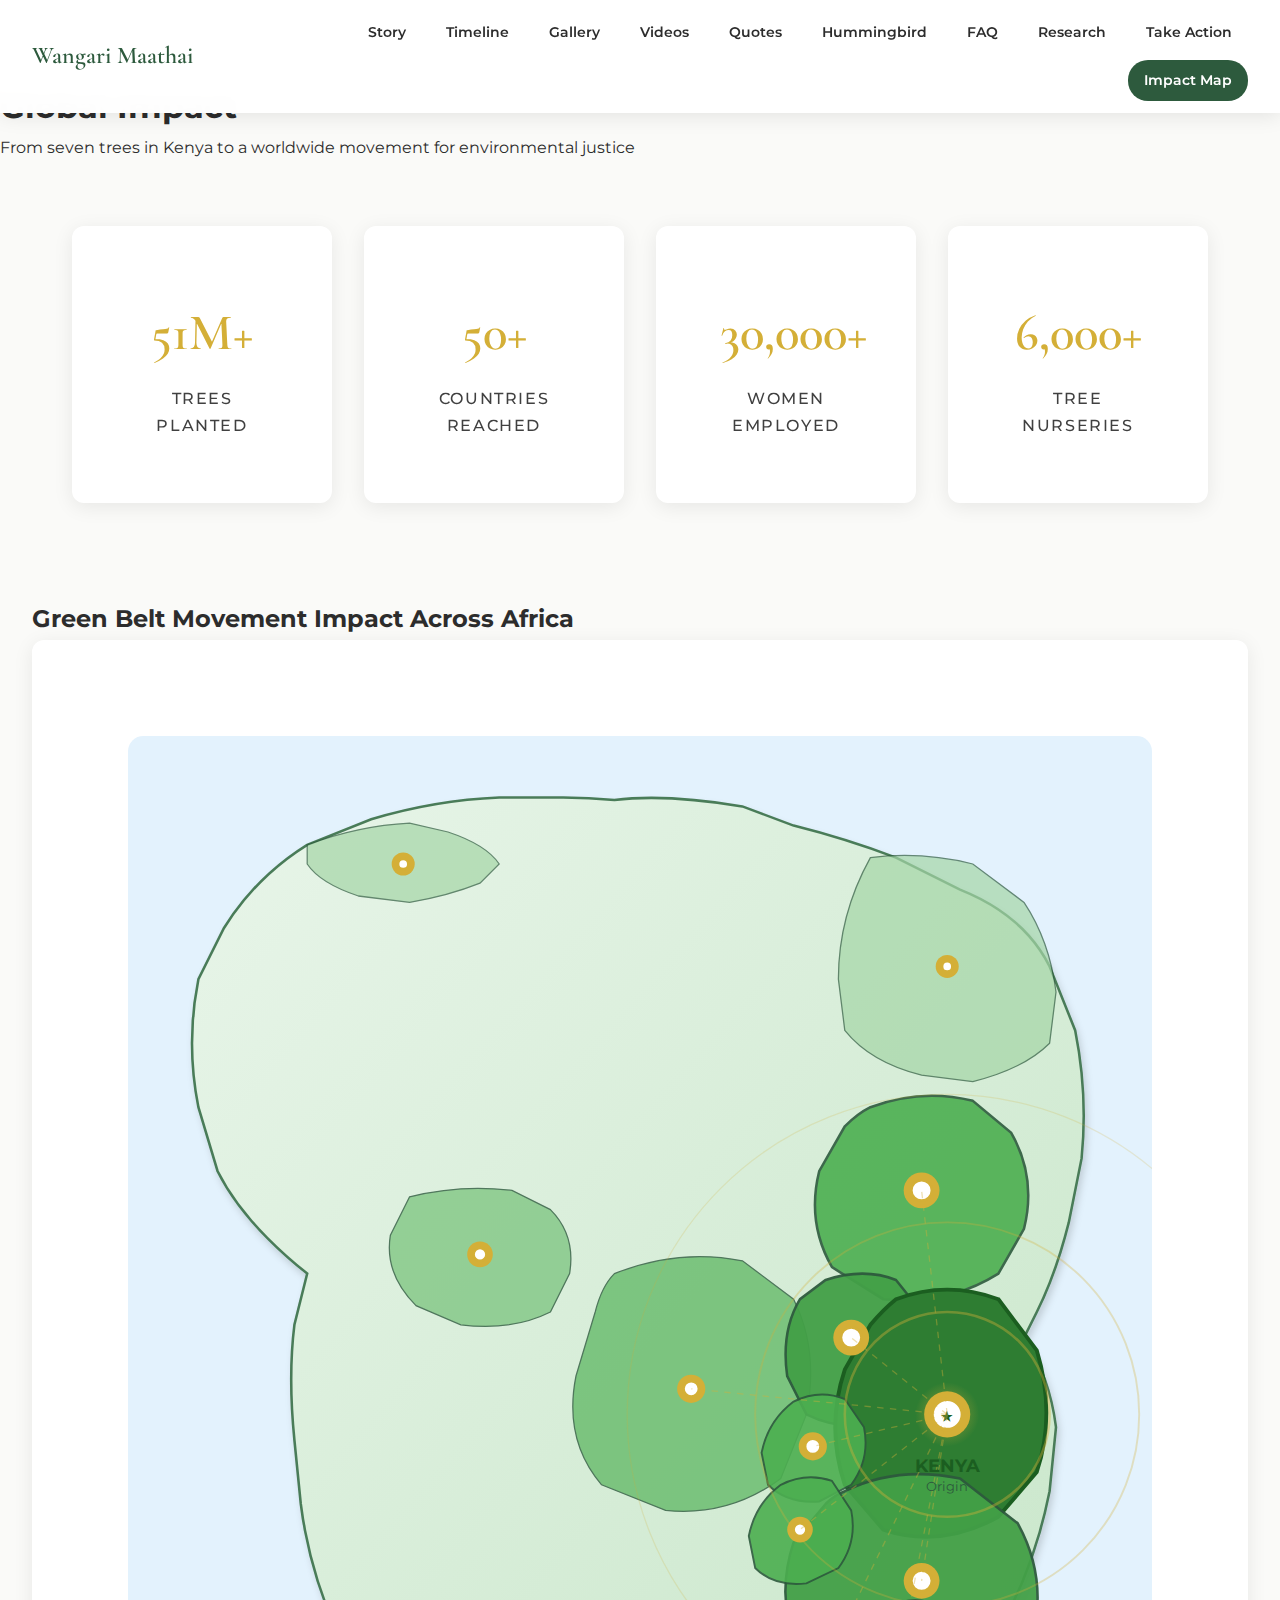
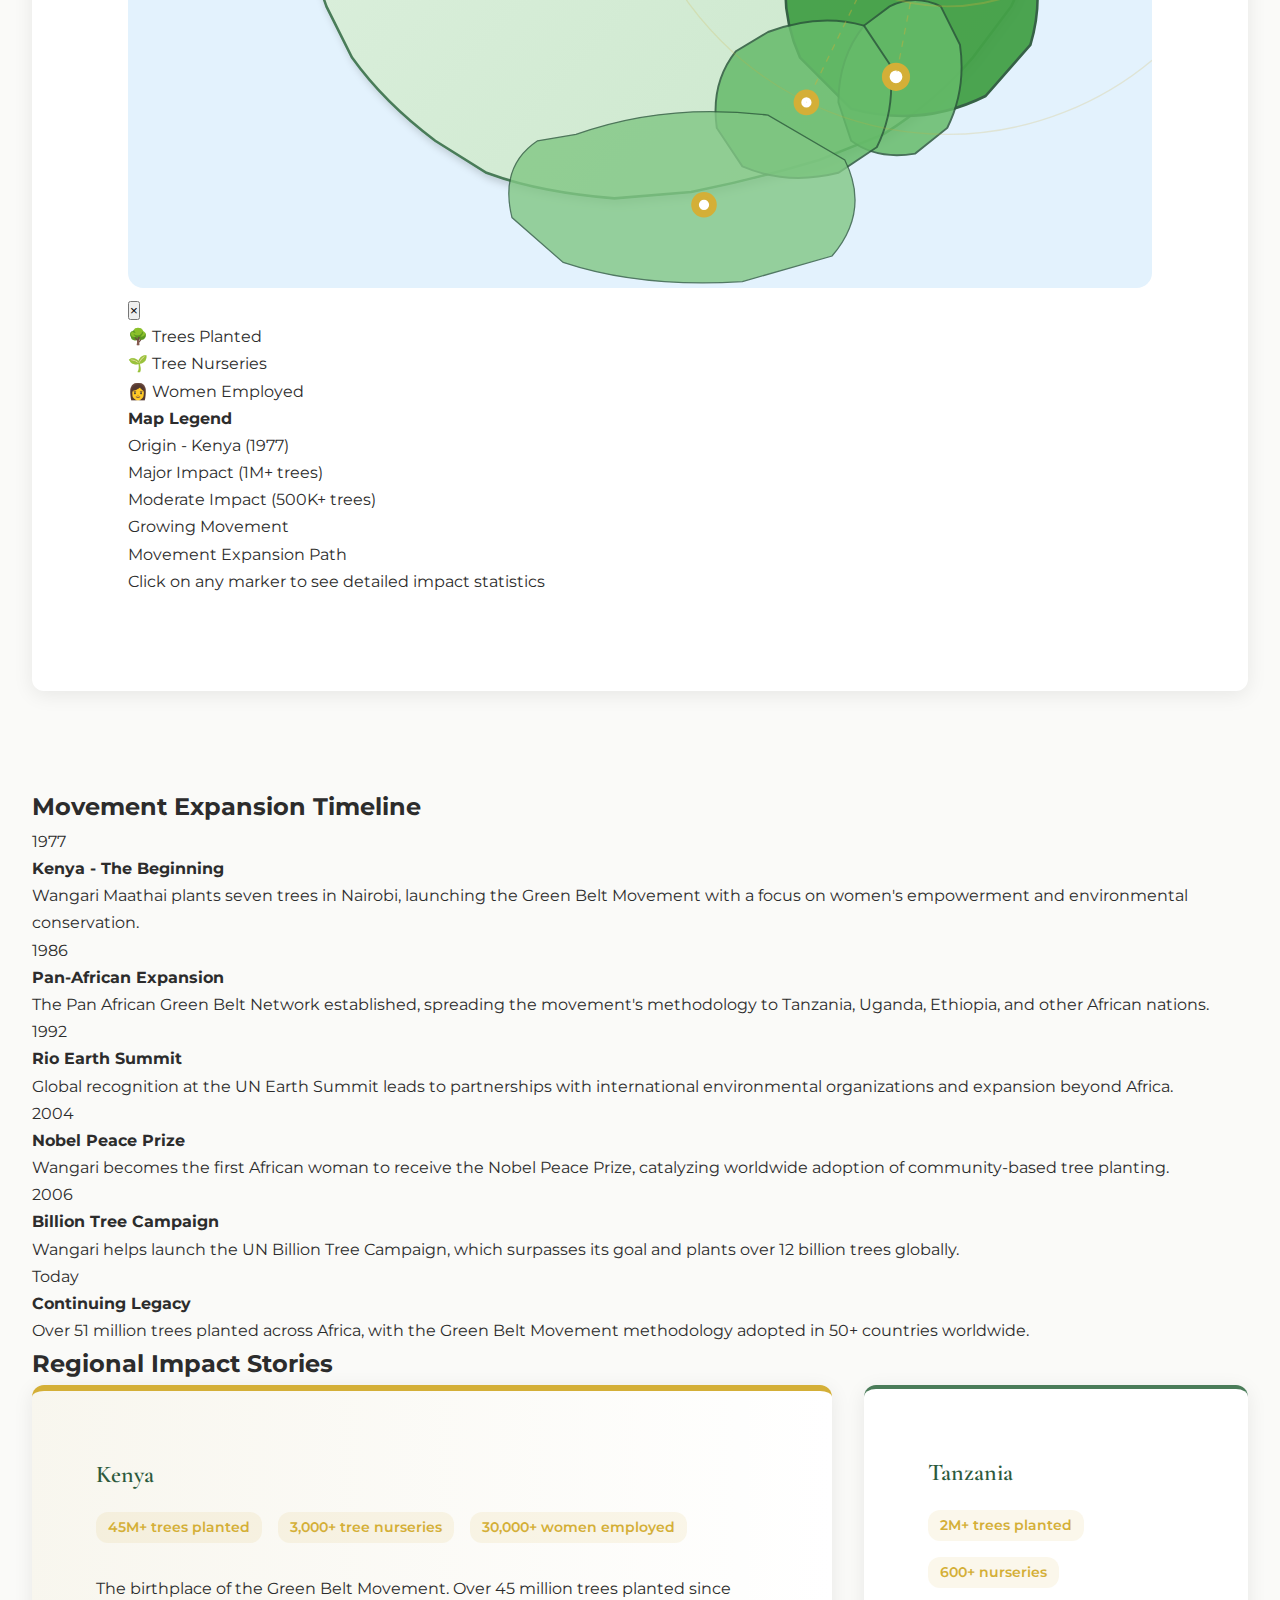
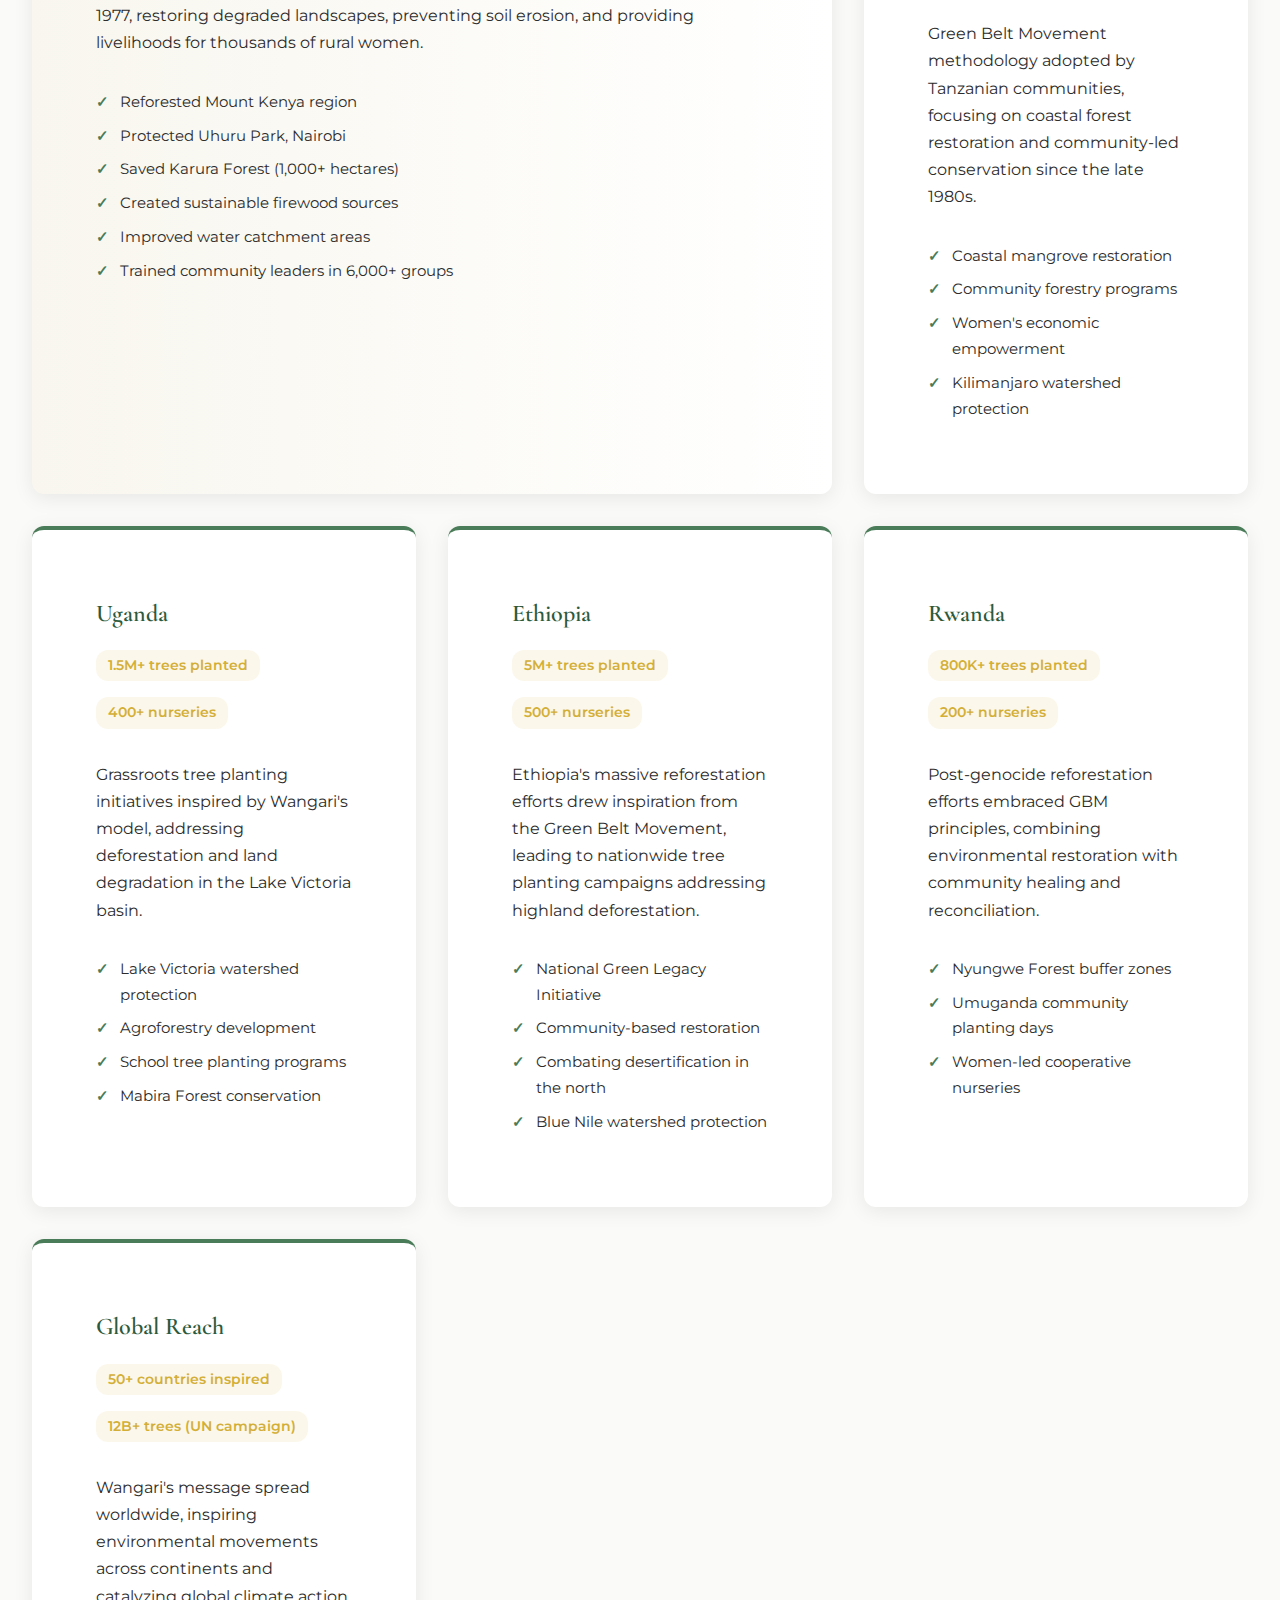
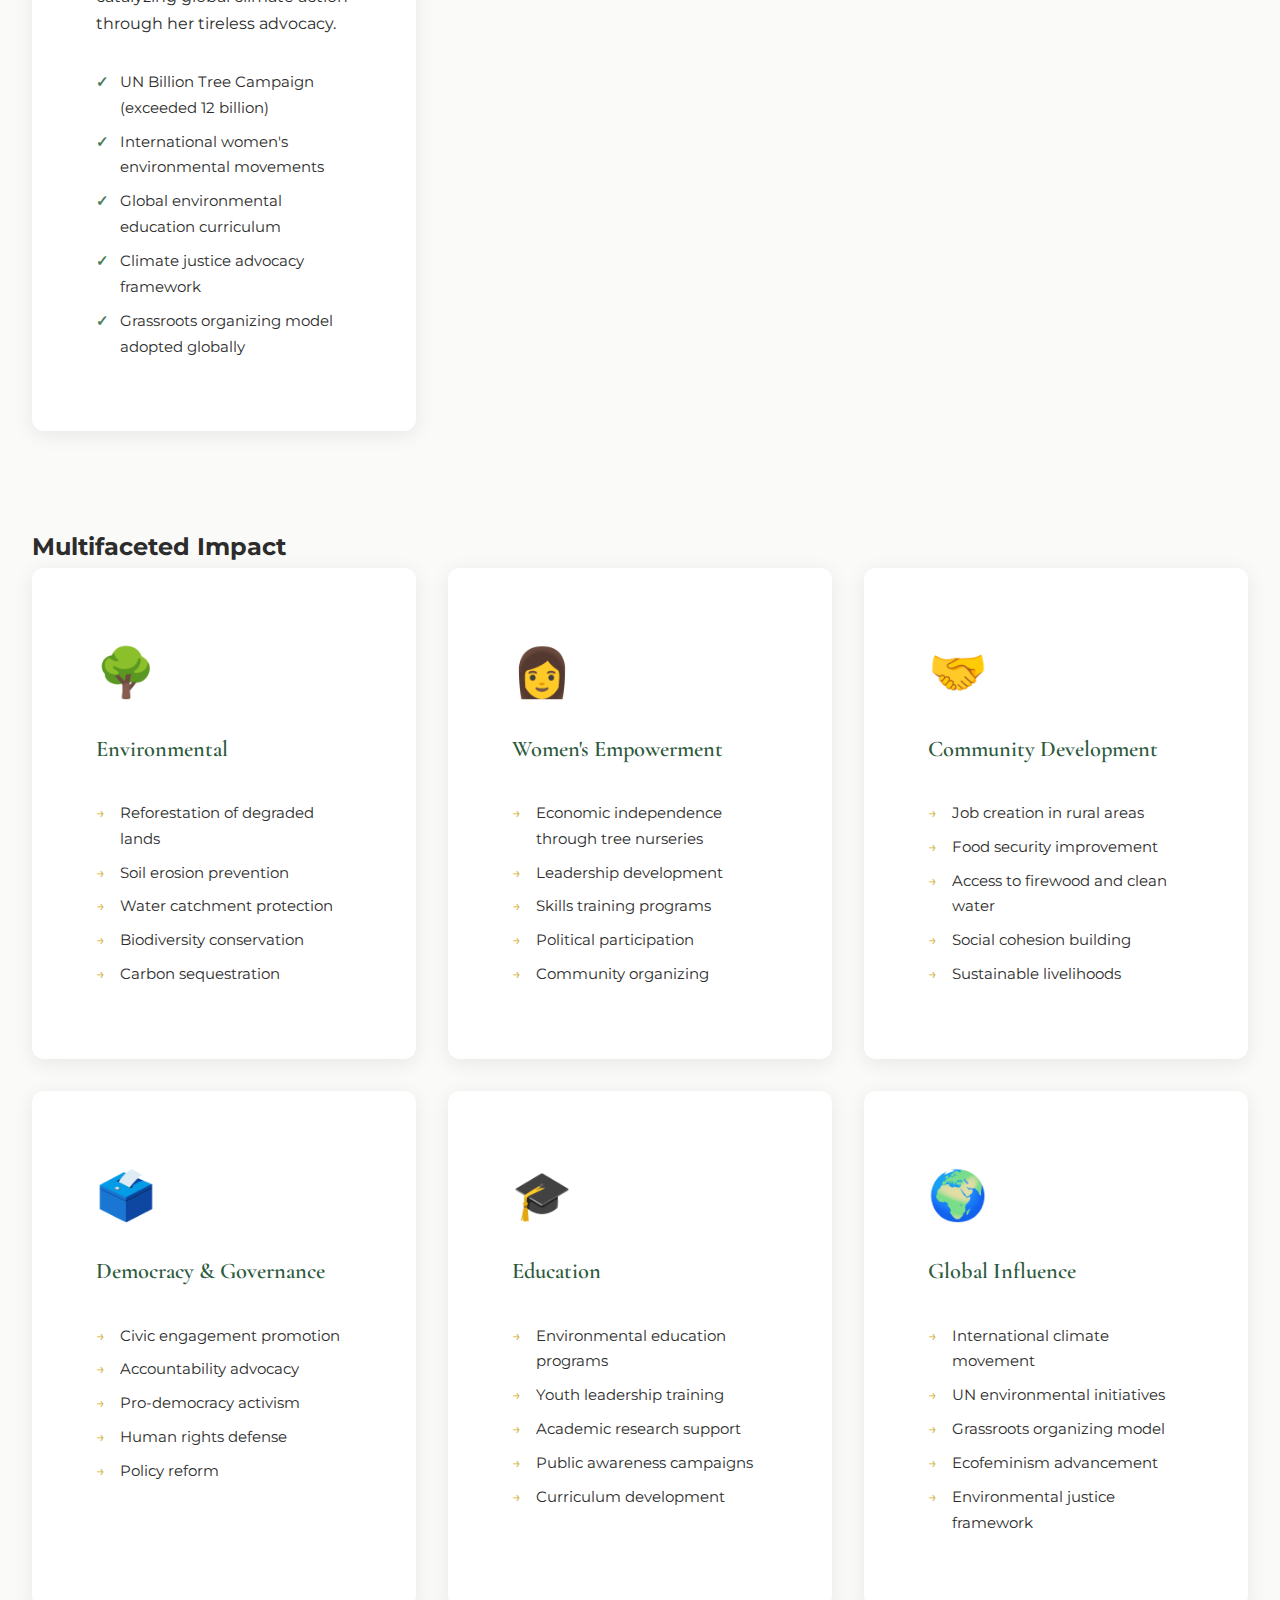
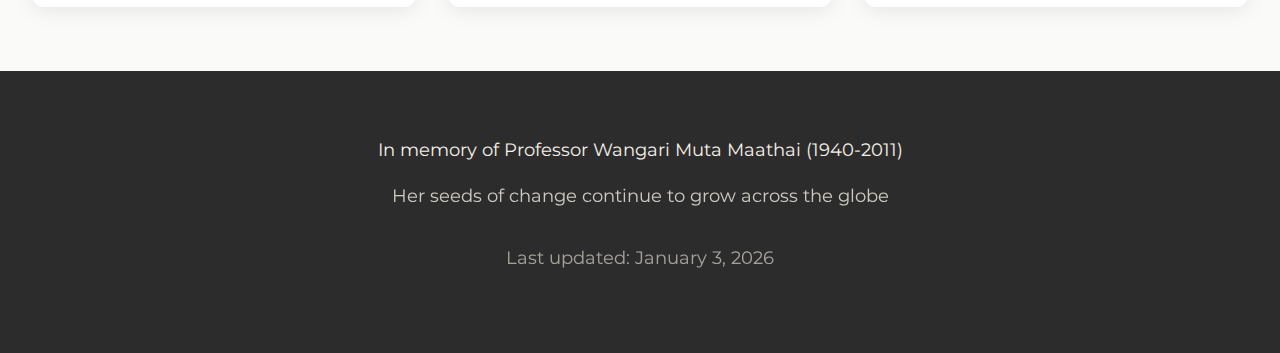
<file: map.html>
<!DOCTYPE html>
<html lang="en">
<head>
    <meta charset="UTF-8">
    <meta name="viewport" content="width=device-width, initial-scale=1.0">
    <title>Green Belt Movement Impact Map | Wangari Maathai's Global Legacy</title>
    <meta name="title" content="Green Belt Movement Impact Map | Wangari Maathai's Global Legacy">
    <meta name="description" content="Interactive map showing the global impact of Wangari Maathai and the Green Belt Movement. Over 51 million trees planted across Africa and programs in 30+ countries.">
    <meta name="keywords" content="Green Belt Movement map, Wangari Maathai impact, trees planted Africa, environmental movement, reforestation">
    <meta name="robots" content="index, follow">
    <link rel="canonical" href="https://wangarimutamaathai.com/map.html">
    <meta property="og:type" content="website">
    <meta property="og:url" content="https://wangarimutamaathai.com/map.html">
    <meta property="og:title" content="Green Belt Movement Impact Map">
    <meta property="og:description" content="Interactive map showing Wangari Maathai's global environmental impact.">
    <meta property="og:image" content="https://wangarimutamaathai.com/images/wangari-maathai-portrait.jpg">
    <meta name="twitter:card" content="summary_large_image">
    <script type="application/ld+json">
    {"@context":"https://schema.org","@type":"Person","name":"Wangari Muta Maathai","birthDate":"1940-04-01","deathDate":"2011-09-25","description":"Kenyan environmental activist who founded the Green Belt Movement and became the first African woman to win the Nobel Peace Prize in 2004.","sameAs":["https://en.wikipedia.org/wiki/Wangari_Maathai","https://www.nobelprize.org/prizes/peace/2004/maathai/"]}
    </script>
    <link rel="icon" type="image/svg+xml" href="favicon.svg">
    <link rel="apple-touch-icon" href="favicon.svg">
    <link rel="stylesheet" href="styles.css">
    <link rel="stylesheet" href="nav-shared.css">
    <link rel="stylesheet" href="map-styles.css">
    <link rel="preconnect" href="https://fonts.googleapis.com">
    <link rel="preconnect" href="https://fonts.gstatic.com" crossorigin>
    <link href="https://fonts.googleapis.com/css2?family=Cormorant+Garamond:ital,wght@0,300;0,400;0,600;1,300;1,400&family=Montserrat:wght@300;400;600&display=swap" rel="stylesheet">
</head>
<body class="map-page">
    <!-- Main Navigation -->
    <nav class="main-navigation">
        <div class="main-nav-container">
            <a href="index.html" class="main-nav-logo">Wangari Maathai</a>
            <button class="mobile-menu-toggle" aria-label="Toggle menu">☰</button>
            <div class="main-nav-links">
                <a href="index.html" class="main-nav-link">Story</a>
                <a href="timeline.html" class="main-nav-link">Timeline</a>
                <a href="gallery.html" class="main-nav-link">Gallery</a>
                <a href="videos.html" class="main-nav-link">Videos</a>
                <a href="quotes.html" class="main-nav-link">Quotes</a>
                <a href="hummingbird-story.html" class="main-nav-link">Hummingbird</a>
                <a href="faq.html" class="main-nav-link">FAQ</a>
                <a href="research.html" class="main-nav-link">Research</a>
                <a href="action.html" class="main-nav-link">Take Action</a>
                <a href="map.html" class="main-nav-link active">Impact Map</a>
            </div>
        </div>
    </nav>

    <!-- Hero Section -->
    <header class="page-hero">
        <div class="hero-content">
            <h1 class="hero-title">Global Impact</h1>
            <p class="hero-subtitle">From seven trees in Kenya to a worldwide movement for environmental justice</p>
        </div>
    </header>

    <!-- Main Content -->
    <main class="map-content">

        <!-- Statistics Overview -->
        <section class="stats-overview">
            <div class="stat-item">
                <div class="stat-number">51M+</div>
                <div class="stat-label">Trees Planted</div>
            </div>
            <div class="stat-item">
                <div class="stat-number">50+</div>
                <div class="stat-label">Countries Reached</div>
            </div>
            <div class="stat-item">
                <div class="stat-number">30,000+</div>
                <div class="stat-label">Women Employed</div>
            </div>
            <div class="stat-item">
                <div class="stat-number">6,000+</div>
                <div class="stat-label">Tree Nurseries</div>
            </div>
        </section>

        <!-- Interactive Map Section -->
        <section class="map-section">
            <h2 class="section-title">Green Belt Movement Impact Across Africa</h2>
            <div class="map-container">
                <div class="map-wrapper">
                    <!-- SVG Map of Africa -->
                    <svg class="africa-svg-map" viewBox="0 0 800 900" xmlns="http://www.w3.org/2000/svg">
                        <!-- Africa Continent Outline -->
                        <defs>
                            <linearGradient id="landGradient" x1="0%" y1="0%" x2="100%" y2="100%">
                                <stop offset="0%" style="stop-color:#e8f5e9;stop-opacity:1" />
                                <stop offset="100%" style="stop-color:#c8e6c9;stop-opacity:1" />
                            </linearGradient>
                            <filter id="dropShadow" x="-20%" y="-20%" width="140%" height="140%">
                                <feDropShadow dx="2" dy="4" stdDeviation="3" flood-color="#000" flood-opacity="0.15"/>
                            </filter>
                            <radialGradient id="impactGlow" cx="50%" cy="50%" r="50%">
                                <stop offset="0%" style="stop-color:#d4af37;stop-opacity:0.6" />
                                <stop offset="100%" style="stop-color:#d4af37;stop-opacity:0" />
                            </radialGradient>
                        </defs>

                        <!-- Ocean Background -->
                        <rect width="100%" height="100%" fill="#e3f2fd" rx="12"/>

                        <!-- Simplified Africa Continent Path -->
                        <path class="africa-continent" d="
                            M 380 50
                            Q 420 45, 480 55
                            L 520 70
                            Q 560 80, 600 95
                            L 650 120
                            Q 700 140, 720 180
                            L 740 230
                            Q 750 280, 745 330
                            L 735 380
                            Q 725 420, 710 450
                            L 700 470
                            Q 720 500, 725 540
                            L 720 590
                            Q 710 640, 690 680
                            L 660 720
                            Q 630 755, 590 780
                            L 540 800
                            Q 490 815, 440 825
                            L 380 830
                            Q 320 825, 280 810
                            L 240 785
                            Q 200 755, 175 720
                            L 155 680
                            Q 140 640, 135 600
                            L 130 550
                            Q 125 500, 130 460
                            L 140 420
                            Q 90 380, 70 340
                            L 55 290
                            Q 45 240, 55 190
                            L 75 150
                            Q 100 110, 140 85
                            L 190 65
                            Q 240 50, 290 48
                            L 340 48
                            Q 360 48, 380 50
                            Z
                        " fill="url(#landGradient)" stroke="#4a7c59" stroke-width="2" filter="url(#dropShadow)"/>

                        <!-- Country Regions (Simplified Boundaries) -->
                        <!-- Morocco -->
                        <path class="country-region" data-country="morocco" d="M 140 85 Q 180 70, 220 68 L 250 75 Q 280 85, 290 100 L 275 115 Q 250 125, 220 130 L 180 125 Q 150 115, 140 100 Z" fill="#a5d6a7" stroke="#2d5a3d" stroke-width="1" opacity="0.7"/>

                        <!-- Egypt -->
                        <path class="country-region" data-country="egypt" d="M 580 95 Q 620 90, 660 100 L 700 130 Q 720 160, 725 200 L 720 240 Q 700 260, 660 270 L 620 265 Q 580 255, 560 230 L 555 190 Q 555 140, 580 95 Z" fill="#a5d6a7" stroke="#2d5a3d" stroke-width="1" opacity="0.7"/>

                        <!-- Nigeria -->
                        <path class="country-region" data-country="nigeria" d="M 220 360 Q 260 350, 300 355 L 330 370 Q 350 390, 345 420 L 330 450 Q 300 465, 260 460 L 225 445 Q 200 420, 205 390 L 220 360 Z" fill="#81c784" stroke="#2d5a3d" stroke-width="1" opacity="0.8"/>

                        <!-- DR Congo -->
                        <path class="country-region" data-country="drc" d="M 380 420 Q 430 400, 480 410 L 520 440 Q 540 480, 530 530 L 510 580 Q 470 610, 420 605 L 370 585 Q 340 550, 350 500 L 365 450 Q 370 430, 380 420 Z" fill="#66bb6a" stroke="#2d5a3d" stroke-width="1" opacity="0.8"/>

                        <!-- Ethiopia (Highlighted - Major Impact) -->
                        <path class="country-region country-highlighted" data-country="ethiopia" d="M 580 290 Q 620 275, 660 285 L 690 310 Q 710 345, 700 385 L 680 420 Q 640 445, 590 440 L 550 415 Q 530 380, 540 340 L 560 305 Q 570 295, 580 290 Z" fill="#4caf50" stroke="#2d5a3d" stroke-width="2" opacity="0.9"/>

                        <!-- Uganda (Highlighted - Major Impact) -->
                        <path class="country-region country-highlighted" data-country="uganda" d="M 545 425 Q 575 415, 600 425 L 620 450 Q 630 480, 620 510 L 595 535 Q 560 545, 530 530 L 515 500 Q 510 465, 525 440 L 545 425 Z" fill="#43a047" stroke="#2d5a3d" stroke-width="2" opacity="0.95"/>

                        <!-- Kenya (Origin - Brightest) -->
                        <path class="country-region country-origin" data-country="kenya" d="M 600 440 Q 640 425, 680 440 L 710 480 Q 725 530, 710 575 L 680 610 Q 635 635, 590 620 L 560 585 Q 545 540, 560 495 L 580 460 Q 590 448, 600 440 Z" fill="#2e7d32" stroke="#1b5e20" stroke-width="3" opacity="1"/>

                        <!-- Tanzania (Highlighted - Major Impact) -->
                        <path class="country-region country-highlighted" data-country="tanzania" d="M 560 590 Q 600 570, 650 580 L 695 615 Q 720 660, 705 710 L 670 750 Q 620 775, 565 760 L 525 720 Q 505 675, 520 630 L 545 600 Q 552 593, 560 590 Z" fill="#43a047" stroke="#2d5a3d" stroke-width="2" opacity="0.95"/>

                        <!-- Malawi -->
                        <path class="country-region" data-country="malawi" d="M 595 680 Q 615 670, 635 680 L 650 710 Q 655 745, 640 775 L 615 795 Q 585 800, 565 785 L 555 755 Q 555 720, 575 695 L 595 680 Z" fill="#66bb6a" stroke="#2d5a3d" stroke-width="1.5" opacity="0.85"/>

                        <!-- Zimbabwe -->
                        <path class="country-region" data-country="zimbabwe" d="M 500 700 Q 540 685, 575 695 L 595 725 Q 600 760, 585 790 L 555 810 Q 515 820, 480 805 L 460 775 Q 455 740, 475 715 L 500 700 Z" fill="#66bb6a" stroke="#2d5a3d" stroke-width="1.5" opacity="0.85"/>

                        <!-- Rwanda -->
                        <path class="country-region" data-country="rwanda" d="M 520 520 Q 540 510, 560 518 L 575 540 Q 580 565, 565 585 L 540 598 Q 515 600, 500 585 L 495 560 Q 500 535, 520 520 Z" fill="#4caf50" stroke="#2d5a3d" stroke-width="1.5" opacity="0.9"/>

                        <!-- Burundi -->
                        <path class="country-region" data-country="burundi" d="M 510 585 Q 530 575, 550 582 L 565 605 Q 570 630, 555 650 L 530 662 Q 505 665, 490 650 L 485 625 Q 490 600, 510 585 Z" fill="#4caf50" stroke="#2d5a3d" stroke-width="1.5" opacity="0.9"/>

                        <!-- South Africa -->
                        <path class="country-region" data-country="southafrica" d="M 350 780 Q 420 755, 500 765 L 560 800 Q 580 840, 550 875 L 480 895 Q 400 900, 340 880 L 300 845 Q 290 805, 320 785 L 350 780 Z" fill="#81c784" stroke="#2d5a3d" stroke-width="1" opacity="0.8"/>

                        <!-- Impact Glow Circles (emanating from Kenya) -->
                        <circle class="impact-wave wave-1" cx="640" cy="530" r="80" fill="none" stroke="#d4af37" stroke-width="2" opacity="0.4"/>
                        <circle class="impact-wave wave-2" cx="640" cy="530" r="150" fill="none" stroke="#d4af37" stroke-width="1.5" opacity="0.3"/>
                        <circle class="impact-wave wave-3" cx="640" cy="530" r="250" fill="none" stroke="#d4af37" stroke-width="1" opacity="0.2"/>

                        <!-- Country Markers with Accurate Positions -->
                        <!-- Kenya (Origin) -->
                        <g class="map-marker marker-origin" data-country="kenya" data-trees="45000000" data-nurseries="3000" data-women="30000">
                            <circle cx="640" cy="530" r="25" fill="url(#impactGlow)"/>
                            <circle class="marker-pulse" cx="640" cy="530" r="18" fill="#d4af37"/>
                            <circle cx="640" cy="530" r="12" fill="#fff" stroke="#d4af37" stroke-width="3"/>
                            <text x="640" y="535" text-anchor="middle" fill="#1b5e20" font-size="10" font-weight="bold">★</text>
                        </g>

                        <!-- Ethiopia -->
                        <g class="map-marker" data-country="ethiopia" data-trees="5000000" data-nurseries="500" data-women="8000">
                            <circle cx="620" cy="355" r="14" fill="#d4af37"/>
                            <circle cx="620" cy="355" r="8" fill="#fff" stroke="#d4af37" stroke-width="2"/>
                        </g>

                        <!-- Uganda -->
                        <g class="map-marker" data-country="uganda" data-trees="1500000" data-nurseries="400" data-women="5000">
                            <circle cx="565" cy="470" r="14" fill="#d4af37"/>
                            <circle cx="565" cy="470" r="8" fill="#fff" stroke="#d4af37" stroke-width="2"/>
                        </g>

                        <!-- Tanzania -->
                        <g class="map-marker" data-country="tanzania" data-trees="2000000" data-nurseries="600" data-women="7000">
                            <circle cx="620" cy="660" r="14" fill="#d4af37"/>
                            <circle cx="620" cy="660" r="8" fill="#fff" stroke="#d4af37" stroke-width="2"/>
                        </g>

                        <!-- Rwanda -->
                        <g class="map-marker" data-country="rwanda" data-trees="800000" data-nurseries="200" data-women="3000">
                            <circle cx="535" cy="555" r="11" fill="#d4af37"/>
                            <circle cx="535" cy="555" r="6" fill="#fff" stroke="#d4af37" stroke-width="2"/>
                        </g>

                        <!-- Burundi -->
                        <g class="map-marker" data-country="burundi" data-trees="500000" data-nurseries="150" data-women="2000">
                            <circle cx="525" cy="620" r="10" fill="#d4af37"/>
                            <circle cx="525" cy="620" r="5" fill="#fff" stroke="#d4af37" stroke-width="2"/>
                        </g>

                        <!-- Malawi -->
                        <g class="map-marker" data-country="malawi" data-trees="600000" data-nurseries="180" data-women="2500">
                            <circle cx="600" cy="735" r="11" fill="#d4af37"/>
                            <circle cx="600" cy="735" r="6" fill="#fff" stroke="#d4af37" stroke-width="2"/>
                        </g>

                        <!-- Zimbabwe -->
                        <g class="map-marker" data-country="zimbabwe" data-trees="400000" data-nurseries="120" data-women="1500">
                            <circle cx="530" cy="755" r="10" fill="#d4af37"/>
                            <circle cx="530" cy="755" r="5" fill="#fff" stroke="#d4af37" stroke-width="2"/>
                        </g>

                        <!-- DR Congo -->
                        <g class="map-marker" data-country="drc" data-trees="700000" data-nurseries="200" data-women="3500">
                            <circle cx="440" cy="510" r="11" fill="#d4af37"/>
                            <circle cx="440" cy="510" r="6" fill="#fff" stroke="#d4af37" stroke-width="2"/>
                        </g>

                        <!-- Nigeria -->
                        <g class="map-marker" data-country="nigeria" data-trees="300000" data-nurseries="100" data-women="1200">
                            <circle cx="275" cy="405" r="10" fill="#d4af37"/>
                            <circle cx="275" cy="405" r="5" fill="#fff" stroke="#d4af37" stroke-width="2"/>
                        </g>

                        <!-- South Africa -->
                        <g class="map-marker" data-country="southafrica" data-trees="250000" data-nurseries="80" data-women="1000">
                            <circle cx="450" cy="835" r="10" fill="#d4af37"/>
                            <circle cx="450" cy="835" r="5" fill="#fff" stroke="#d4af37" stroke-width="2"/>
                        </g>

                        <!-- Morocco -->
                        <g class="map-marker" data-country="morocco" data-trees="150000" data-nurseries="50" data-women="600">
                            <circle cx="215" cy="100" r="9" fill="#d4af37"/>
                            <circle cx="215" cy="100" r="4" fill="#fff" stroke="#d4af37" stroke-width="2"/>
                        </g>

                        <!-- Egypt -->
                        <g class="map-marker" data-country="egypt" data-trees="200000" data-nurseries="60" data-women="800">
                            <circle cx="640" cy="180" r="9" fill="#d4af37"/>
                            <circle cx="640" cy="180" r="4" fill="#fff" stroke="#d4af37" stroke-width="2"/>
                        </g>

                        <!-- Connection Lines from Kenya -->
                        <g class="connection-lines" opacity="0.4">
                            <line x1="640" y1="530" x2="620" y2="355" stroke="#d4af37" stroke-width="1" stroke-dasharray="5,5"/>
                            <line x1="640" y1="530" x2="565" y2="470" stroke="#d4af37" stroke-width="1" stroke-dasharray="5,5"/>
                            <line x1="640" y1="530" x2="620" y2="660" stroke="#d4af37" stroke-width="1" stroke-dasharray="5,5"/>
                            <line x1="640" y1="530" x2="535" y2="555" stroke="#d4af37" stroke-width="1" stroke-dasharray="5,5"/>
                            <line x1="640" y1="530" x2="525" y2="620" stroke="#d4af37" stroke-width="1" stroke-dasharray="5,5"/>
                            <line x1="640" y1="530" x2="600" y2="735" stroke="#d4af37" stroke-width="1" stroke-dasharray="5,5"/>
                            <line x1="640" y1="530" x2="530" y2="755" stroke="#d4af37" stroke-width="1" stroke-dasharray="5,5"/>
                            <line x1="640" y1="530" x2="440" y2="510" stroke="#d4af37" stroke-width="1" stroke-dasharray="5,5"/>
                        </g>

                        <!-- Labels for Key Countries -->
                        <g class="country-labels">
                            <text x="640" y="575" text-anchor="middle" fill="#1b5e20" font-size="14" font-weight="bold" class="country-label">KENYA</text>
                            <text x="640" y="590" text-anchor="middle" fill="#2d5a3d" font-size="10" class="country-sublabel">Origin</text>
                        </g>
                    </svg>

                    <!-- Info Popup -->
                    <div class="country-popup" id="countryPopup">
                        <button class="popup-close" aria-label="Close popup">&times;</button>
                        <h3 class="popup-title"></h3>
                        <div class="popup-stats">
                            <div class="popup-stat">
                                <span class="popup-stat-icon">🌳</span>
                                <span class="popup-stat-value" id="popupTrees"></span>
                                <span class="popup-stat-label">Trees Planted</span>
                            </div>
                            <div class="popup-stat">
                                <span class="popup-stat-icon">🌱</span>
                                <span class="popup-stat-value" id="popupNurseries"></span>
                                <span class="popup-stat-label">Tree Nurseries</span>
                            </div>
                            <div class="popup-stat">
                                <span class="popup-stat-icon">👩</span>
                                <span class="popup-stat-value" id="popupWomen"></span>
                                <span class="popup-stat-label">Women Employed</span>
                            </div>
                        </div>
                        <p class="popup-description" id="popupDescription"></p>
                    </div>
                </div>

                <!-- Map Legend -->
                <div class="map-legend">
                    <h4 class="legend-title">Map Legend</h4>
                    <div class="legend-items">
                        <div class="legend-item">
                            <span class="legend-marker origin"></span>
                            <span>Origin - Kenya (1977)</span>
                        </div>
                        <div class="legend-item">
                            <span class="legend-marker major"></span>
                            <span>Major Impact (1M+ trees)</span>
                        </div>
                        <div class="legend-item">
                            <span class="legend-marker moderate"></span>
                            <span>Moderate Impact (500K+ trees)</span>
                        </div>
                        <div class="legend-item">
                            <span class="legend-marker growing"></span>
                            <span>Growing Movement</span>
                        </div>
                        <div class="legend-item">
                            <span class="legend-line"></span>
                            <span>Movement Expansion Path</span>
                        </div>
                    </div>
                    <p class="legend-note">Click on any marker to see detailed impact statistics</p>
                </div>
            </div>
        </section>

        <!-- Timeline of Expansion -->
        <section class="expansion-timeline">
            <h2 class="section-title">Movement Expansion Timeline</h2>
            <div class="timeline-container">
                <div class="timeline-item">
                    <div class="timeline-year">1977</div>
                    <div class="timeline-content">
                        <h4>Kenya - The Beginning</h4>
                        <p>Wangari Maathai plants seven trees in Nairobi, launching the Green Belt Movement with a focus on women's empowerment and environmental conservation.</p>
                    </div>
                </div>
                <div class="timeline-item">
                    <div class="timeline-year">1986</div>
                    <div class="timeline-content">
                        <h4>Pan-African Expansion</h4>
                        <p>The Pan African Green Belt Network established, spreading the movement's methodology to Tanzania, Uganda, Ethiopia, and other African nations.</p>
                    </div>
                </div>
                <div class="timeline-item">
                    <div class="timeline-year">1992</div>
                    <div class="timeline-content">
                        <h4>Rio Earth Summit</h4>
                        <p>Global recognition at the UN Earth Summit leads to partnerships with international environmental organizations and expansion beyond Africa.</p>
                    </div>
                </div>
                <div class="timeline-item">
                    <div class="timeline-year">2004</div>
                    <div class="timeline-content">
                        <h4>Nobel Peace Prize</h4>
                        <p>Wangari becomes the first African woman to receive the Nobel Peace Prize, catalyzing worldwide adoption of community-based tree planting.</p>
                    </div>
                </div>
                <div class="timeline-item">
                    <div class="timeline-year">2006</div>
                    <div class="timeline-content">
                        <h4>Billion Tree Campaign</h4>
                        <p>Wangari helps launch the UN Billion Tree Campaign, which surpasses its goal and plants over 12 billion trees globally.</p>
                    </div>
                </div>
                <div class="timeline-item">
                    <div class="timeline-year">Today</div>
                    <div class="timeline-content">
                        <h4>Continuing Legacy</h4>
                        <p>Over 51 million trees planted across Africa, with the Green Belt Movement methodology adopted in 50+ countries worldwide.</p>
                    </div>
                </div>
            </div>
        </section>

        <!-- Regional Impact -->
        <section class="regional-section">
            <h2 class="section-title">Regional Impact Stories</h2>

            <div class="region-grid">
                <article class="region-card kenya-card" id="region-kenya">
                    <h3 class="region-title">Kenya</h3>
                    <div class="region-stats">
                        <span class="region-stat">45M+ trees planted</span>
                        <span class="region-stat">3,000+ tree nurseries</span>
                        <span class="region-stat">30,000+ women employed</span>
                    </div>
                    <p class="region-description">
                        The birthplace of the Green Belt Movement. Over 45 million trees planted since 1977,
                        restoring degraded landscapes, preventing soil erosion, and providing livelihoods
                        for thousands of rural women.
                    </p>
                    <ul class="impact-list">
                        <li>Reforested Mount Kenya region</li>
                        <li>Protected Uhuru Park, Nairobi</li>
                        <li>Saved Karura Forest (1,000+ hectares)</li>
                        <li>Created sustainable firewood sources</li>
                        <li>Improved water catchment areas</li>
                        <li>Trained community leaders in 6,000+ groups</li>
                    </ul>
                </article>

                <article class="region-card" id="region-tanzania">
                    <h3 class="region-title">Tanzania</h3>
                    <div class="region-stats">
                        <span class="region-stat">2M+ trees planted</span>
                        <span class="region-stat">600+ nurseries</span>
                    </div>
                    <p class="region-description">
                        Green Belt Movement methodology adopted by Tanzanian communities, focusing on
                        coastal forest restoration and community-led conservation since the late 1980s.
                    </p>
                    <ul class="impact-list">
                        <li>Coastal mangrove restoration</li>
                        <li>Community forestry programs</li>
                        <li>Women's economic empowerment</li>
                        <li>Kilimanjaro watershed protection</li>
                    </ul>
                </article>

                <article class="region-card" id="region-uganda">
                    <h3 class="region-title">Uganda</h3>
                    <div class="region-stats">
                        <span class="region-stat">1.5M+ trees planted</span>
                        <span class="region-stat">400+ nurseries</span>
                    </div>
                    <p class="region-description">
                        Grassroots tree planting initiatives inspired by Wangari's model, addressing
                        deforestation and land degradation in the Lake Victoria basin.
                    </p>
                    <ul class="impact-list">
                        <li>Lake Victoria watershed protection</li>
                        <li>Agroforestry development</li>
                        <li>School tree planting programs</li>
                        <li>Mabira Forest conservation</li>
                    </ul>
                </article>

                <article class="region-card" id="region-ethiopia">
                    <h3 class="region-title">Ethiopia</h3>
                    <div class="region-stats">
                        <span class="region-stat">5M+ trees planted</span>
                        <span class="region-stat">500+ nurseries</span>
                    </div>
                    <p class="region-description">
                        Ethiopia's massive reforestation efforts drew inspiration from the Green Belt Movement,
                        leading to nationwide tree planting campaigns addressing highland deforestation.
                    </p>
                    <ul class="impact-list">
                        <li>National Green Legacy Initiative</li>
                        <li>Community-based restoration</li>
                        <li>Combating desertification in the north</li>
                        <li>Blue Nile watershed protection</li>
                    </ul>
                </article>

                <article class="region-card" id="region-rwanda">
                    <h3 class="region-title">Rwanda</h3>
                    <div class="region-stats">
                        <span class="region-stat">800K+ trees planted</span>
                        <span class="region-stat">200+ nurseries</span>
                    </div>
                    <p class="region-description">
                        Post-genocide reforestation efforts embraced GBM principles, combining environmental
                        restoration with community healing and reconciliation.
                    </p>
                    <ul class="impact-list">
                        <li>Nyungwe Forest buffer zones</li>
                        <li>Umuganda community planting days</li>
                        <li>Women-led cooperative nurseries</li>
                    </ul>
                </article>

                <article class="region-card" id="region-global">
                    <h3 class="region-title">Global Reach</h3>
                    <div class="region-stats">
                        <span class="region-stat">50+ countries inspired</span>
                        <span class="region-stat">12B+ trees (UN campaign)</span>
                    </div>
                    <p class="region-description">
                        Wangari's message spread worldwide, inspiring environmental movements across
                        continents and catalyzing global climate action through her tireless advocacy.
                    </p>
                    <ul class="impact-list">
                        <li>UN Billion Tree Campaign (exceeded 12 billion)</li>
                        <li>International women's environmental movements</li>
                        <li>Global environmental education curriculum</li>
                        <li>Climate justice advocacy framework</li>
                        <li>Grassroots organizing model adopted globally</li>
                    </ul>
                </article>
            </div>
        </section>

        <!-- Impact Categories -->
        <section class="impact-categories">
            <h2 class="section-title">Multifaceted Impact</h2>

            <div class="category-grid">
                <div class="category-card">
                    <div class="category-icon">🌳</div>
                    <h3>Environmental</h3>
                    <ul>
                        <li>Reforestation of degraded lands</li>
                        <li>Soil erosion prevention</li>
                        <li>Water catchment protection</li>
                        <li>Biodiversity conservation</li>
                        <li>Carbon sequestration</li>
                    </ul>
                </div>

                <div class="category-card">
                    <div class="category-icon">👩</div>
                    <h3>Women's Empowerment</h3>
                    <ul>
                        <li>Economic independence through tree nurseries</li>
                        <li>Leadership development</li>
                        <li>Skills training programs</li>
                        <li>Political participation</li>
                        <li>Community organizing</li>
                    </ul>
                </div>

                <div class="category-card">
                    <div class="category-icon">🤝</div>
                    <h3>Community Development</h3>
                    <ul>
                        <li>Job creation in rural areas</li>
                        <li>Food security improvement</li>
                        <li>Access to firewood and clean water</li>
                        <li>Social cohesion building</li>
                        <li>Sustainable livelihoods</li>
                    </ul>
                </div>

                <div class="category-card">
                    <div class="category-icon">🗳️</div>
                    <h3>Democracy & Governance</h3>
                    <ul>
                        <li>Civic engagement promotion</li>
                        <li>Accountability advocacy</li>
                        <li>Pro-democracy activism</li>
                        <li>Human rights defense</li>
                        <li>Policy reform</li>
                    </ul>
                </div>

                <div class="category-card">
                    <div class="category-icon">🎓</div>
                    <h3>Education</h3>
                    <ul>
                        <li>Environmental education programs</li>
                        <li>Youth leadership training</li>
                        <li>Academic research support</li>
                        <li>Public awareness campaigns</li>
                        <li>Curriculum development</li>
                    </ul>
                </div>

                <div class="category-card">
                    <div class="category-icon">🌍</div>
                    <h3>Global Influence</h3>
                    <ul>
                        <li>International climate movement</li>
                        <li>UN environmental initiatives</li>
                        <li>Grassroots organizing model</li>
                        <li>Ecofeminism advancement</li>
                        <li>Environmental justice framework</li>
                    </ul>
                </div>
            </div>
        </section>

    </main>

    <!-- Footer -->
    <footer class="footer">
        <div class="footer-content">
            <p>In memory of Professor Wangari Muta Maathai (1940-2011)</p>
            <p class="footer-small">Her seeds of change continue to grow across the globe</p>
            <p class="footer-updated">Last updated: <time datetime="2026-01-03">January 3, 2026</time></p>
        </div>
    </footer>

    <!-- BreadcrumbList Schema -->
    <script type="application/ld+json">
    {
        "@context": "https://schema.org",
        "@type": "BreadcrumbList",
        "itemListElement": [
            {"@type": "ListItem", "position": 1, "name": "Home", "item": "https://wangarimutamaathai.com/"},
            {"@type": "ListItem", "position": 2, "name": "Impact Map", "item": "https://wangarimutamaathai.com/map.html"}
        ]
    }
    </script>

    <script src="nav-shared.js"></script>
    <script src="map-script.js"></script>
</body>
</html>
</file>
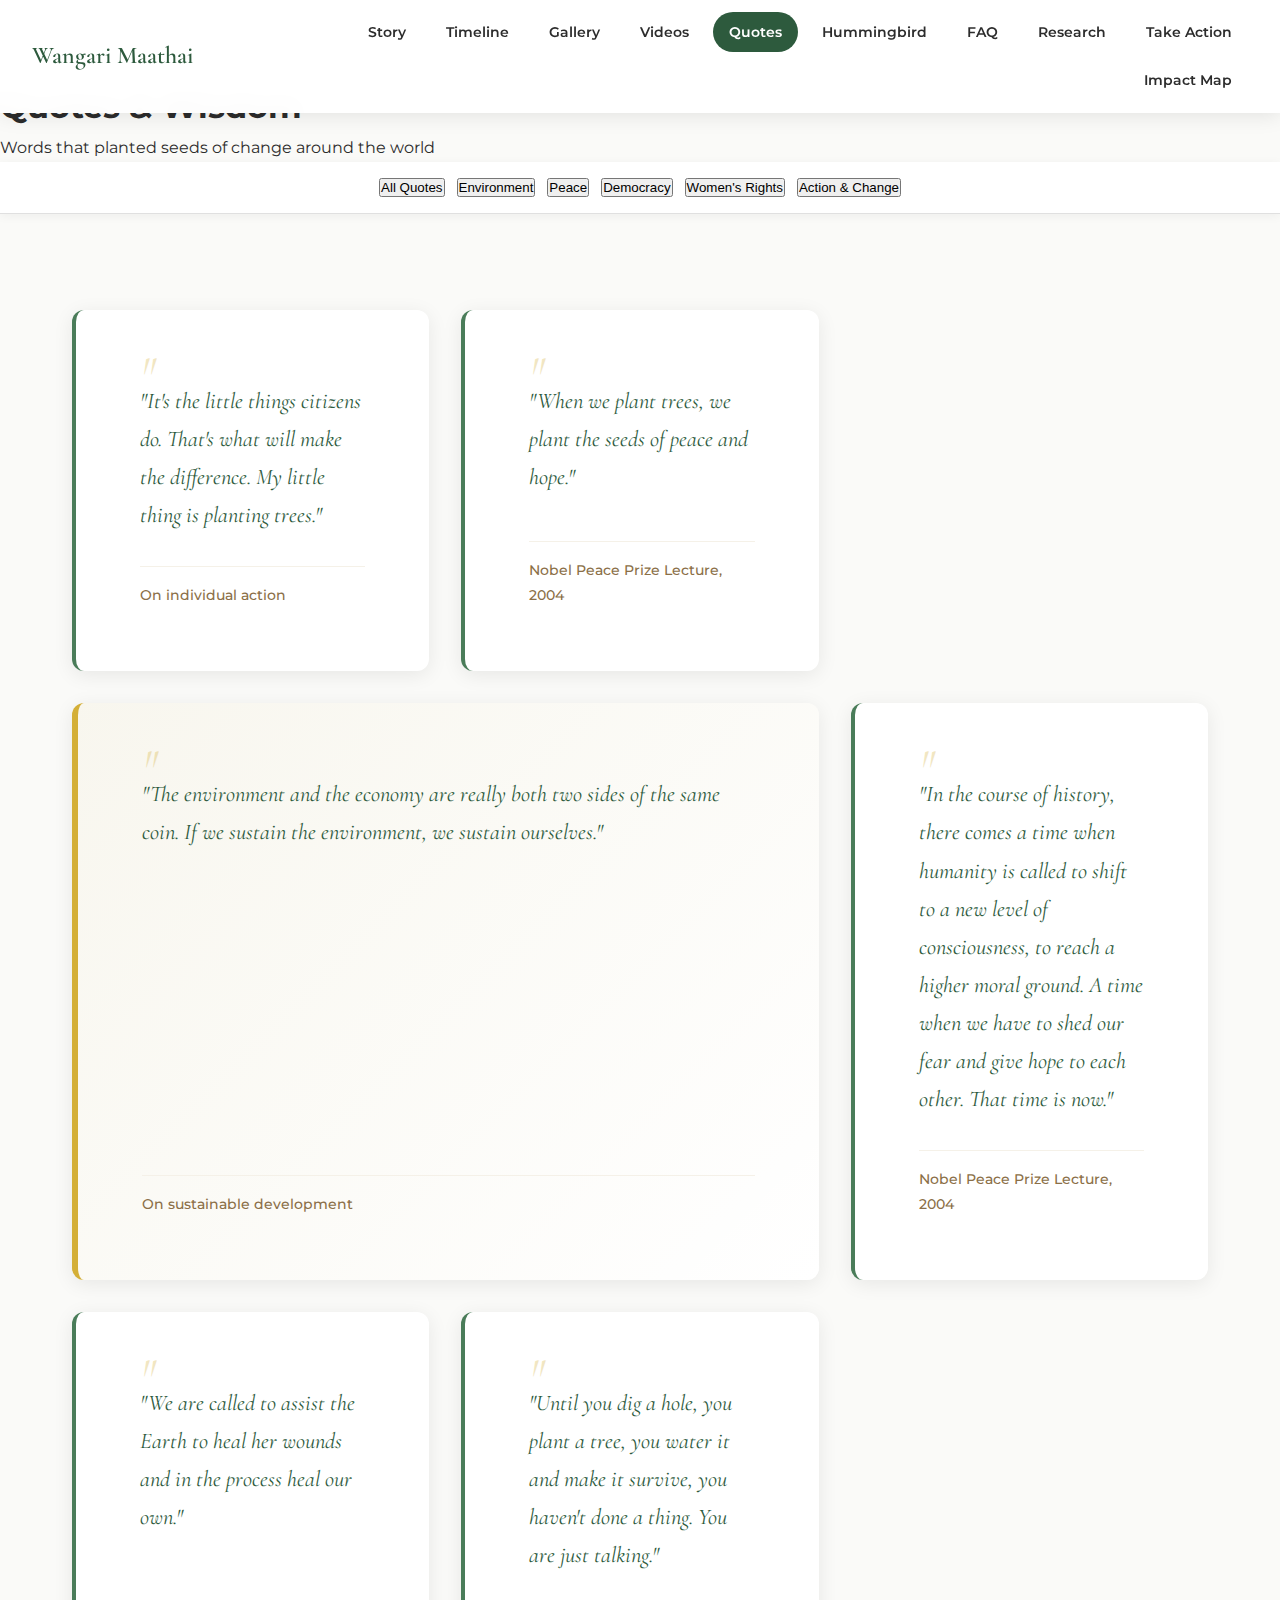
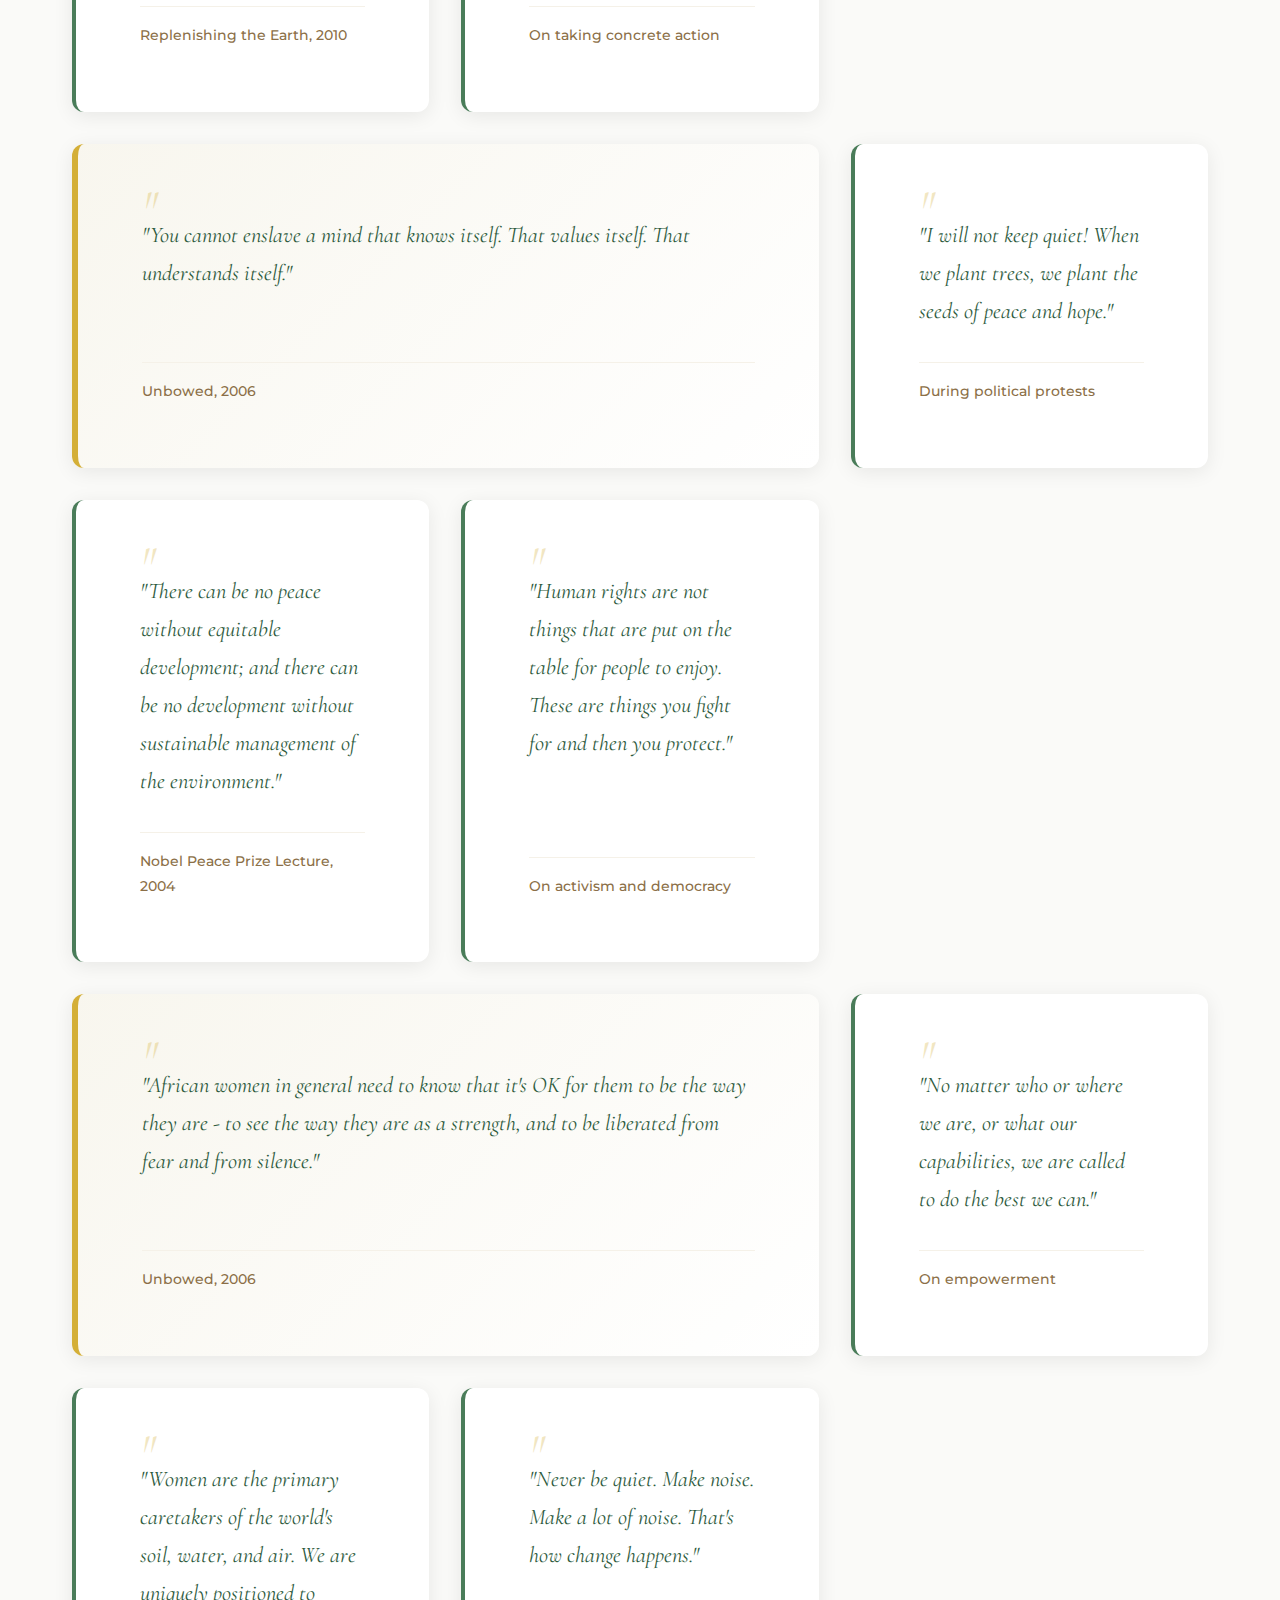
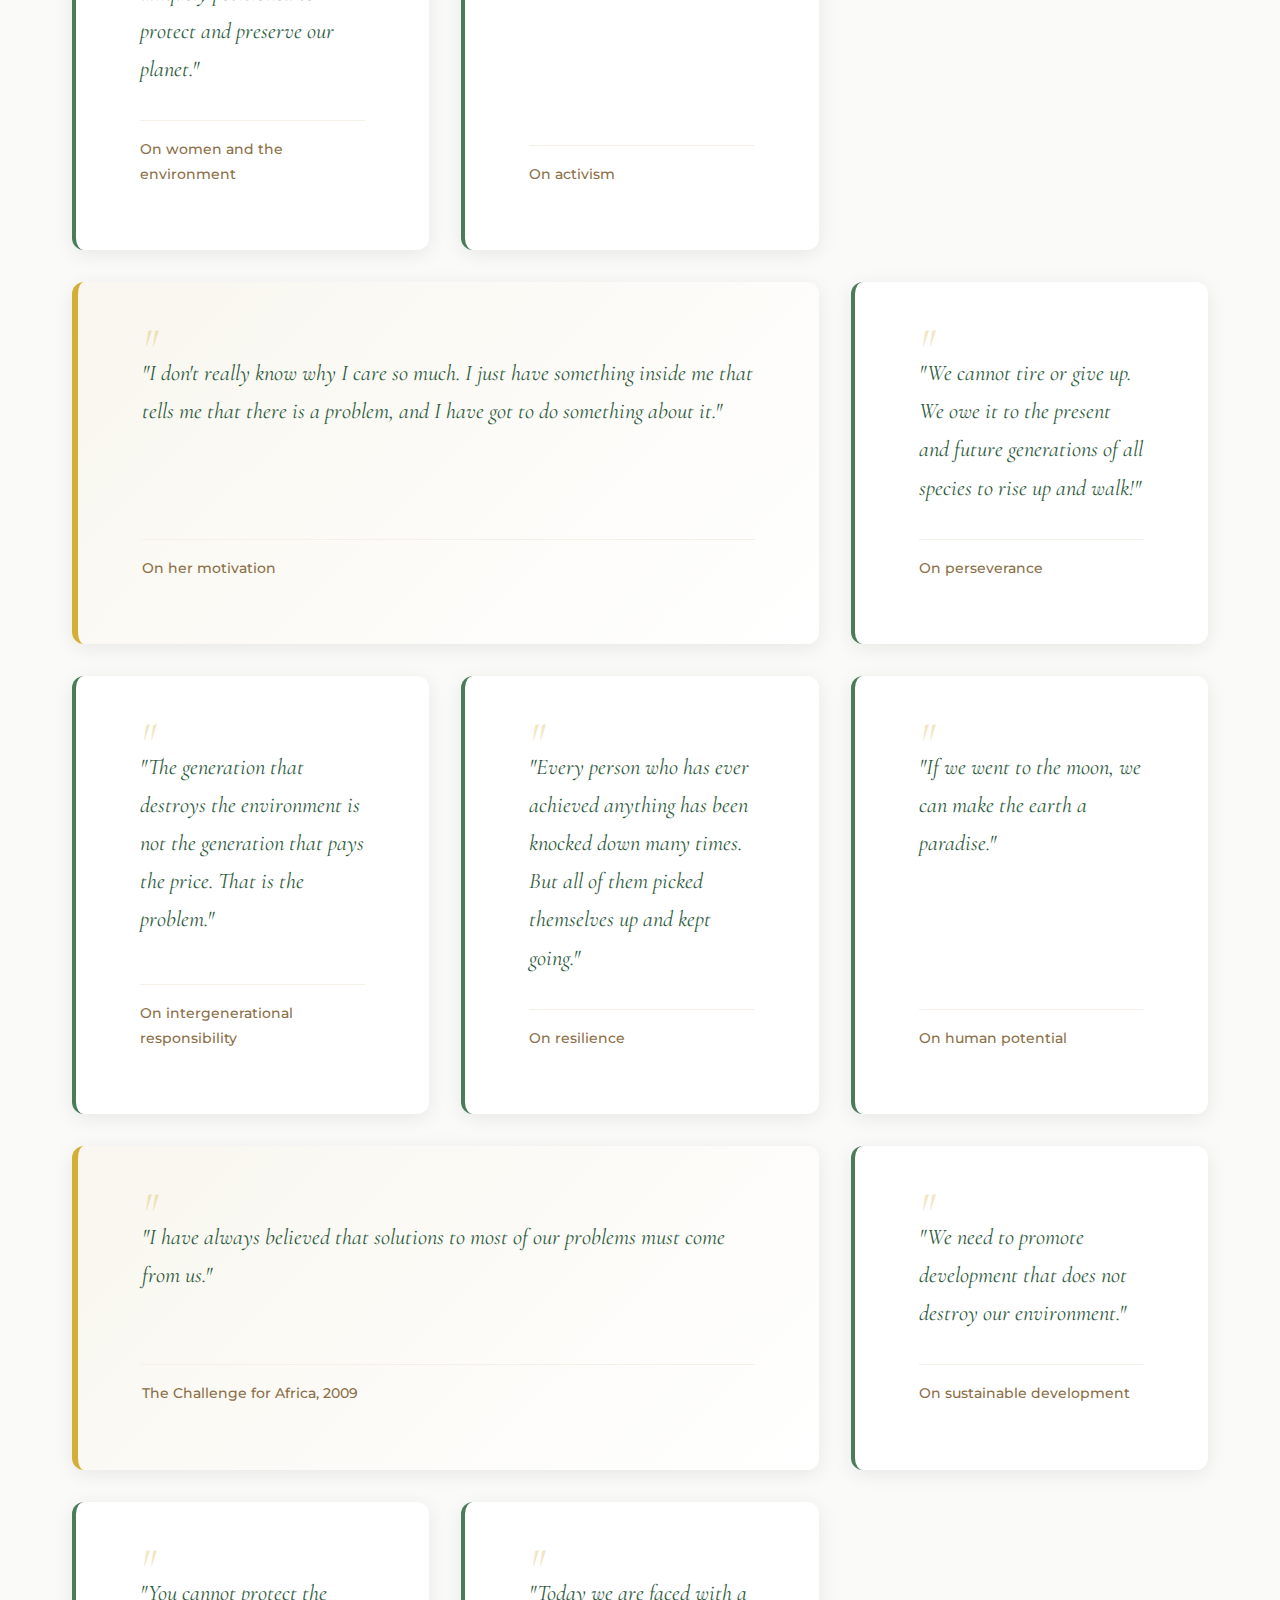
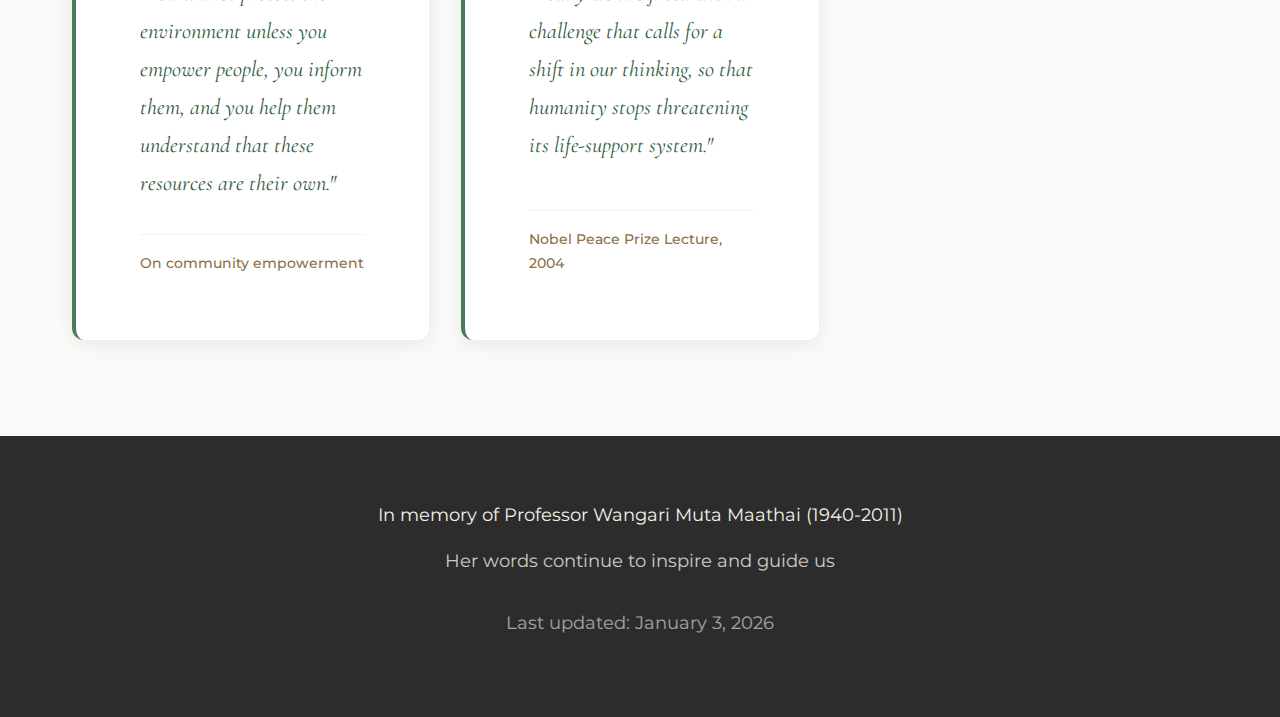
<file: quotes.html>
<!DOCTYPE html>
<html lang="en">
<head>
    <meta charset="UTF-8">
    <meta name="viewport" content="width=device-width, initial-scale=1.0">

    <!-- Primary SEO Meta Tags -->
    <title>Wangari Maathai Quotes | Inspiring Words on Environment, Peace & Action</title>
    <meta name="title" content="Wangari Maathai Quotes | Inspiring Words on Environment, Peace & Action">
    <meta name="description" content="Famous quotes from Wangari Maathai on environment, peace, democracy, and women's rights. Including 'I will be a hummingbird' and 'When we plant trees, we plant the seeds of peace.'">
    <meta name="keywords" content="Wangari Maathai quotes, hummingbird quote, environmental quotes, peace quotes, African woman quotes, Nobel Prize quotes, tree planting quotes">
    <meta name="author" content="Wangari Maathai Memorial">
    <meta name="robots" content="index, follow">
    <link rel="canonical" href="https://wangarimutamaathai.com/quotes.html">

    <!-- Open Graph / Facebook -->
    <meta property="og:type" content="website">
    <meta property="og:url" content="https://wangarimutamaathai.com/quotes.html">
    <meta property="og:title" content="Wangari Maathai Quotes | Inspiring Words on Environment & Peace">
    <meta property="og:description" content="Famous quotes from Wangari Maathai on environment, peace, democracy, and women's rights.">
    <meta property="og:image" content="https://wangarimutamaathai.com/images/wangari-maathai-portrait.jpg">
    <meta property="og:site_name" content="Wangari Maathai Memorial">

    <!-- Twitter -->
    <meta name="twitter:card" content="summary_large_image">
    <meta name="twitter:url" content="https://wangarimutamaathai.com/quotes.html">
    <meta name="twitter:title" content="Wangari Maathai Quotes | Inspiring Words on Environment & Peace">
    <meta name="twitter:description" content="Famous quotes from Wangari Maathai on environment, peace, democracy, and women's rights.">
    <meta name="twitter:image" content="https://wangarimutamaathai.com/images/wangari-maathai-portrait.jpg">

    <!-- Person Schema -->
    <script type="application/ld+json">
    {
        "@context": "https://schema.org",
        "@type": "Person",
        "name": "Wangari Muta Maathai",
        "alternateName": ["Wangarĩ Maathai", "Professor Maathai"],
        "birthDate": "1940-04-01",
        "deathDate": "2011-09-25",
        "birthPlace": {"@type": "Place", "name": "Ihithe, Nyeri, Kenya"},
        "nationality": "Kenyan",
        "description": "Kenyan environmental activist who founded the Green Belt Movement and became the first African woman to win the Nobel Peace Prize in 2004.",
        "award": ["Nobel Peace Prize (2004)", "Right Livelihood Award (1984)", "Goldman Environmental Prize (1991)"],
        "sameAs": [
            "https://en.wikipedia.org/wiki/Wangari_Maathai",
            "https://www.wikidata.org/wiki/Q46795",
            "https://www.nobelprize.org/prizes/peace/2004/maathai/"
        ]
    }
    </script>

    <link rel="icon" type="image/svg+xml" href="favicon.svg">
    <link rel="apple-touch-icon" href="favicon.svg">
    <link rel="stylesheet" href="styles.css">
    <link rel="stylesheet" href="nav-shared.css">
    <link rel="stylesheet" href="quotes-styles.css">
    <link rel="preconnect" href="https://fonts.googleapis.com">
    <link rel="preconnect" href="https://fonts.gstatic.com" crossorigin>
    <link href="https://fonts.googleapis.com/css2?family=Cormorant+Garamond:ital,wght@0,300;0,400;0,600;1,300;1,400&family=Montserrat:wght@300;400;600&display=swap" rel="stylesheet">
</head>
<body class="quotes-page">
    <!-- Main Navigation -->
    <nav class="main-navigation">
        <div class="main-nav-container">
            <a href="index.html" class="main-nav-logo">Wangari Maathai</a>
            <button class="mobile-menu-toggle" aria-label="Toggle menu">☰</button>
            <div class="main-nav-links">
                <a href="index.html" class="main-nav-link">Story</a>
                <a href="timeline.html" class="main-nav-link">Timeline</a>
                <a href="gallery.html" class="main-nav-link">Gallery</a>
                <a href="videos.html" class="main-nav-link">Videos</a>
                <a href="quotes.html" class="main-nav-link active">Quotes</a>
                <a href="hummingbird-story.html" class="main-nav-link">Hummingbird</a>
                <a href="faq.html" class="main-nav-link">FAQ</a>
                <a href="research.html" class="main-nav-link">Research</a>
                <a href="action.html" class="main-nav-link">Take Action</a>
                <a href="map.html" class="main-nav-link">Impact Map</a>
            </div>
        </div>
    </nav>

    <!-- Hero Section -->
    <header class="page-hero">
        <div class="hero-content">
            <h1 class="hero-title">Quotes & Wisdom</h1>
            <p class="hero-subtitle">Words that planted seeds of change around the world</p>
        </div>
    </header>

    <!-- Quote Categories -->
    <nav class="quote-categories">
        <button class="category-btn active" data-category="all">All Quotes</button>
        <button class="category-btn" data-category="environment">Environment</button>
        <button class="category-btn" data-category="peace">Peace</button>
        <button class="category-btn" data-category="democracy">Democracy</button>
        <button class="category-btn" data-category="women">Women's Rights</button>
        <button class="category-btn" data-category="action">Action & Change</button>
    </nav>

    <!-- Quotes Content -->
    <main class="quotes-content">

        <!-- Environment Quotes -->
        <div class="quote-card" data-category="environment action">
            <div class="quote-text">"It's the little things citizens do. That's what will make the difference. My little thing is planting trees."</div>
            <div class="quote-meta">On individual action</div>
        </div>

        <div class="quote-card" data-category="environment peace">
            <div class="quote-text">"When we plant trees, we plant the seeds of peace and hope."</div>
            <div class="quote-meta">Nobel Peace Prize Lecture, 2004</div>
        </div>

        <div class="quote-card featured" data-category="environment">
            <div class="quote-text">"The environment and the economy are really both two sides of the same coin. If we sustain the environment, we sustain ourselves."</div>
            <div class="quote-meta">On sustainable development</div>
        </div>

        <div class="quote-card" data-category="environment">
            <div class="quote-text">"In the course of history, there comes a time when humanity is called to shift to a new level of consciousness, to reach a higher moral ground. A time when we have to shed our fear and give hope to each other. That time is now."</div>
            <div class="quote-meta">Nobel Peace Prize Lecture, 2004</div>
        </div>

        <div class="quote-card" data-category="environment action">
            <div class="quote-text">"We are called to assist the Earth to heal her wounds and in the process heal our own."</div>
            <div class="quote-meta">Replenishing the Earth, 2010</div>
        </div>

        <div class="quote-card" data-category="environment women">
            <div class="quote-text">"Until you dig a hole, you plant a tree, you water it and make it survive, you haven't done a thing. You are just talking."</div>
            <div class="quote-meta">On taking concrete action</div>
        </div>

        <!-- Peace & Democracy Quotes -->
        <div class="quote-card featured" data-category="peace democracy">
            <div class="quote-text">"You cannot enslave a mind that knows itself. That values itself. That understands itself."</div>
            <div class="quote-meta">Unbowed, 2006</div>
        </div>

        <div class="quote-card" data-category="democracy action">
            <div class="quote-text">"I will not keep quiet! When we plant trees, we plant the seeds of peace and hope."</div>
            <div class="quote-meta">During political protests</div>
        </div>

        <div class="quote-card" data-category="peace">
            <div class="quote-text">"There can be no peace without equitable development; and there can be no development without sustainable management of the environment."</div>
            <div class="quote-meta">Nobel Peace Prize Lecture, 2004</div>
        </div>

        <div class="quote-card" data-category="democracy women">
            <div class="quote-text">"Human rights are not things that are put on the table for people to enjoy. These are things you fight for and then you protect."</div>
            <div class="quote-meta">On activism and democracy</div>
        </div>

        <!-- Women's Rights Quotes -->
        <div class="quote-card featured" data-category="women action">
            <div class="quote-text">"African women in general need to know that it's OK for them to be the way they are - to see the way they are as a strength, and to be liberated from fear and from silence."</div>
            <div class="quote-meta">Unbowed, 2006</div>
        </div>

        <div class="quote-card" data-category="women">
            <div class="quote-text">"No matter who or where we are, or what our capabilities, we are called to do the best we can."</div>
            <div class="quote-meta">On empowerment</div>
        </div>

        <div class="quote-card" data-category="women environment">
            <div class="quote-text">"Women are the primary caretakers of the world's soil, water, and air. We are uniquely positioned to protect and preserve our planet."</div>
            <div class="quote-meta">On women and the environment</div>
        </div>

        <!-- Action & Change Quotes -->
        <div class="quote-card" data-category="action">
            <div class="quote-text">"Never be quiet. Make noise. Make a lot of noise. That's how change happens."</div>
            <div class="quote-meta">On activism</div>
        </div>

        <div class="quote-card featured" data-category="action democracy">
            <div class="quote-text">"I don't really know why I care so much. I just have something inside me that tells me that there is a problem, and I have got to do something about it."</div>
            <div class="quote-meta">On her motivation</div>
        </div>

        <div class="quote-card" data-category="action">
            <div class="quote-text">"We cannot tire or give up. We owe it to the present and future generations of all species to rise up and walk!"</div>
            <div class="quote-meta">On perseverance</div>
        </div>

        <div class="quote-card" data-category="action women">
            <div class="quote-text">"The generation that destroys the environment is not the generation that pays the price. That is the problem."</div>
            <div class="quote-meta">On intergenerational responsibility</div>
        </div>

        <div class="quote-card" data-category="environment action">
            <div class="quote-text">"Every person who has ever achieved anything has been knocked down many times. But all of them picked themselves up and kept going."</div>
            <div class="quote-meta">On resilience</div>
        </div>

        <div class="quote-card" data-category="peace environment">
            <div class="quote-text">"If we went to the moon, we can make the earth a paradise."</div>
            <div class="quote-meta">On human potential</div>
        </div>

        <div class="quote-card featured" data-category="action">
            <div class="quote-text">"I have always believed that solutions to most of our problems must come from us."</div>
            <div class="quote-meta">The Challenge for Africa, 2009</div>
        </div>

        <div class="quote-card" data-category="democracy peace">
            <div class="quote-text">"We need to promote development that does not destroy our environment."</div>
            <div class="quote-meta">On sustainable development</div>
        </div>

        <div class="quote-card" data-category="women action">
            <div class="quote-text">"You cannot protect the environment unless you empower people, you inform them, and you help them understand that these resources are their own."</div>
            <div class="quote-meta">On community empowerment</div>
        </div>

        <div class="quote-card" data-category="action">
            <div class="quote-text">"Today we are faced with a challenge that calls for a shift in our thinking, so that humanity stops threatening its life-support system."</div>
            <div class="quote-meta">Nobel Peace Prize Lecture, 2004</div>
        </div>

    </main>

    <!-- Footer -->
    <footer class="footer">
        <div class="footer-content">
            <p>In memory of Professor Wangari Muta Maathai (1940-2011)</p>
            <p class="footer-small">Her words continue to inspire and guide us</p>
            <p class="footer-updated">Last updated: <time datetime="2026-01-03">January 3, 2026</time></p>
        </div>
    </footer>

    <!-- BreadcrumbList Schema -->
    <script type="application/ld+json">
    {
        "@context": "https://schema.org",
        "@type": "BreadcrumbList",
        "itemListElement": [
            {"@type": "ListItem", "position": 1, "name": "Home", "item": "https://wangarimutamaathai.com/"},
            {"@type": "ListItem", "position": 2, "name": "Quotes", "item": "https://wangarimutamaathai.com/quotes.html"}
        ]
    }
    </script>

    <script src="nav-shared.js"></script>
    <script src="quotes-script.js"></script>
</body>
</html>
</file>
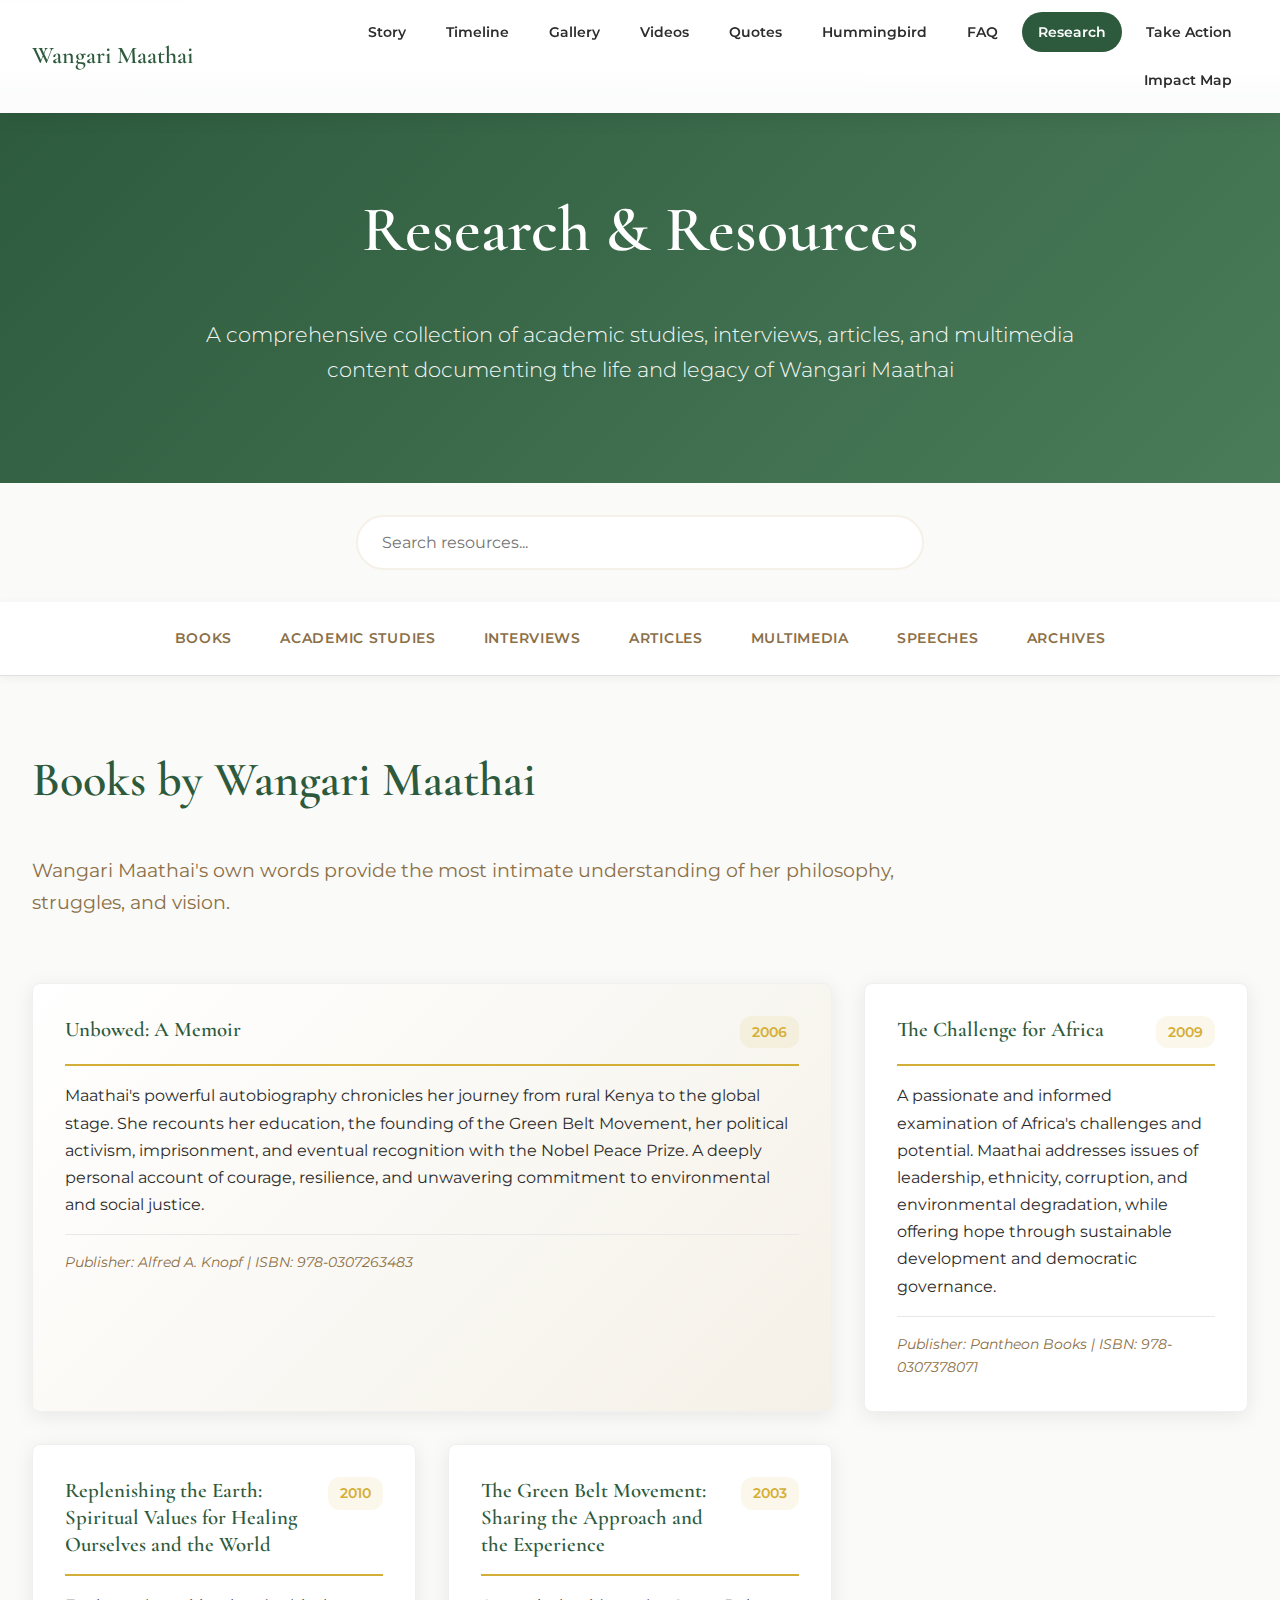
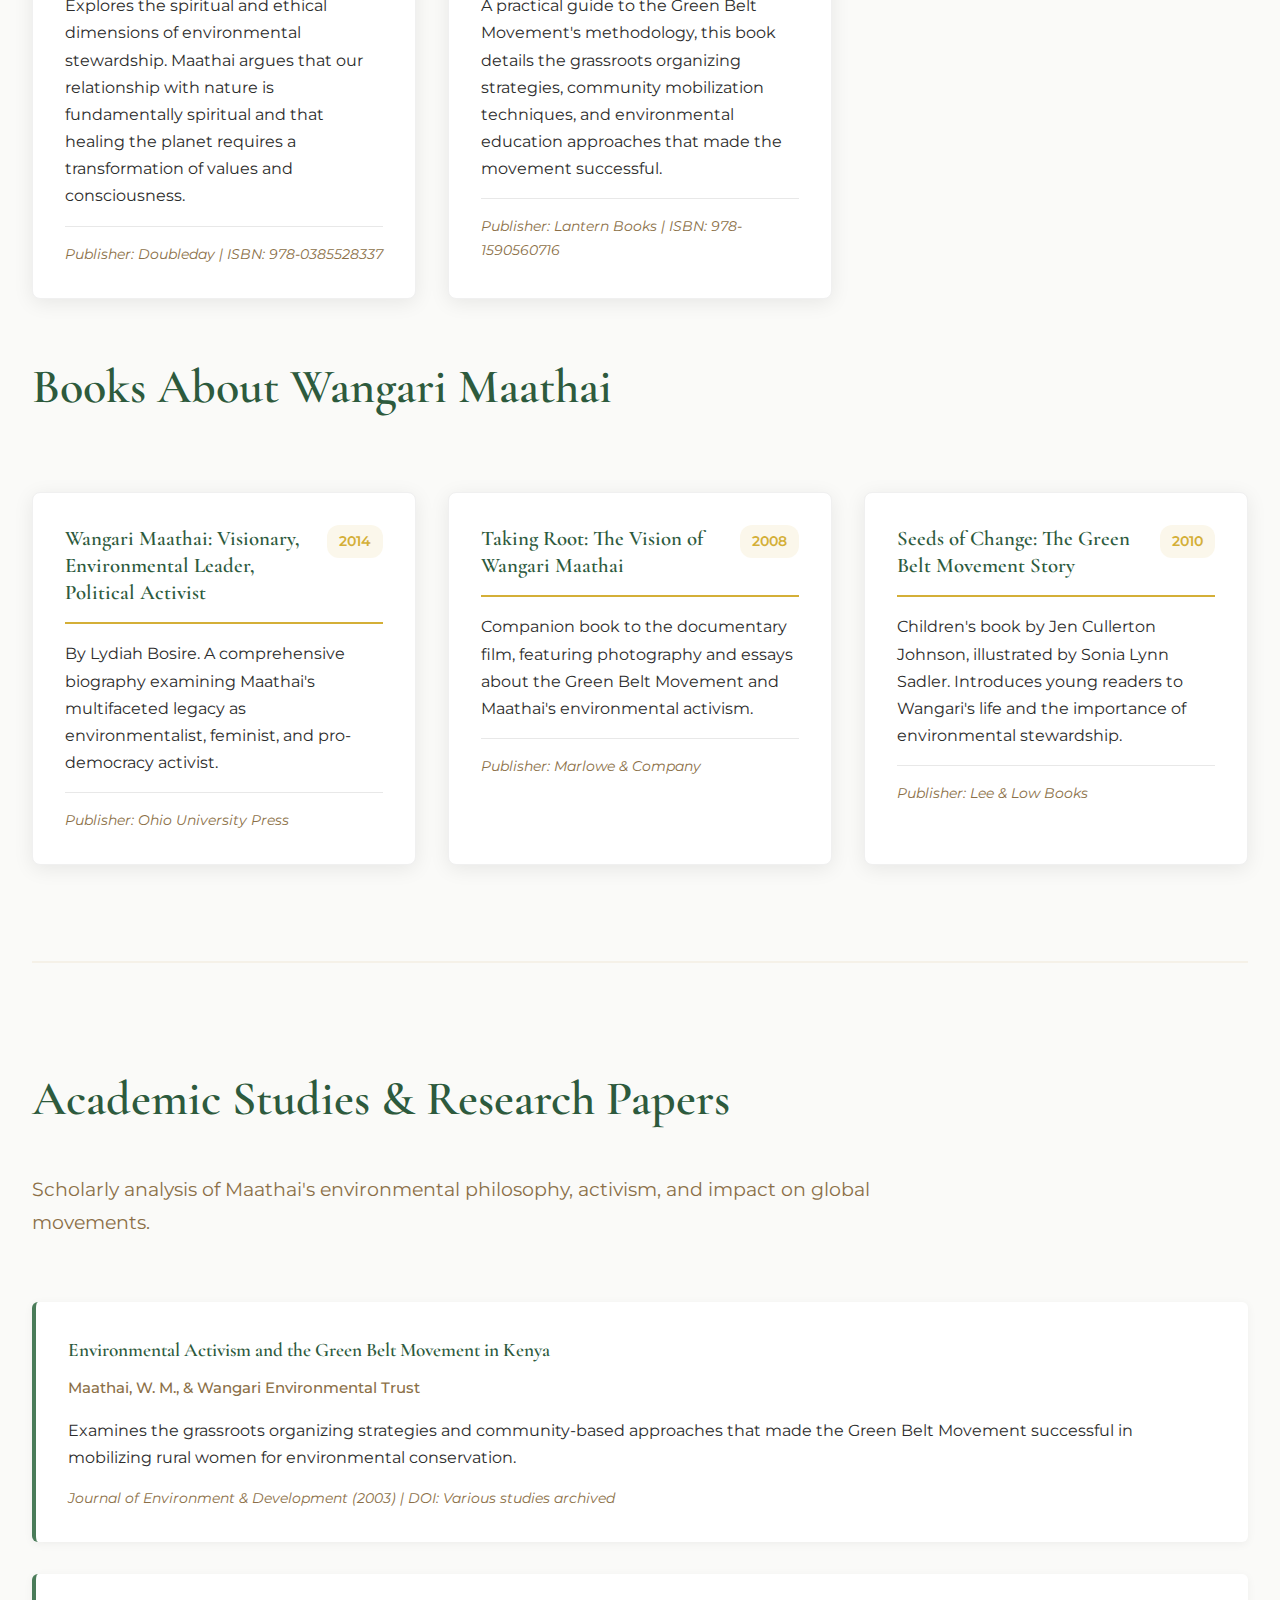
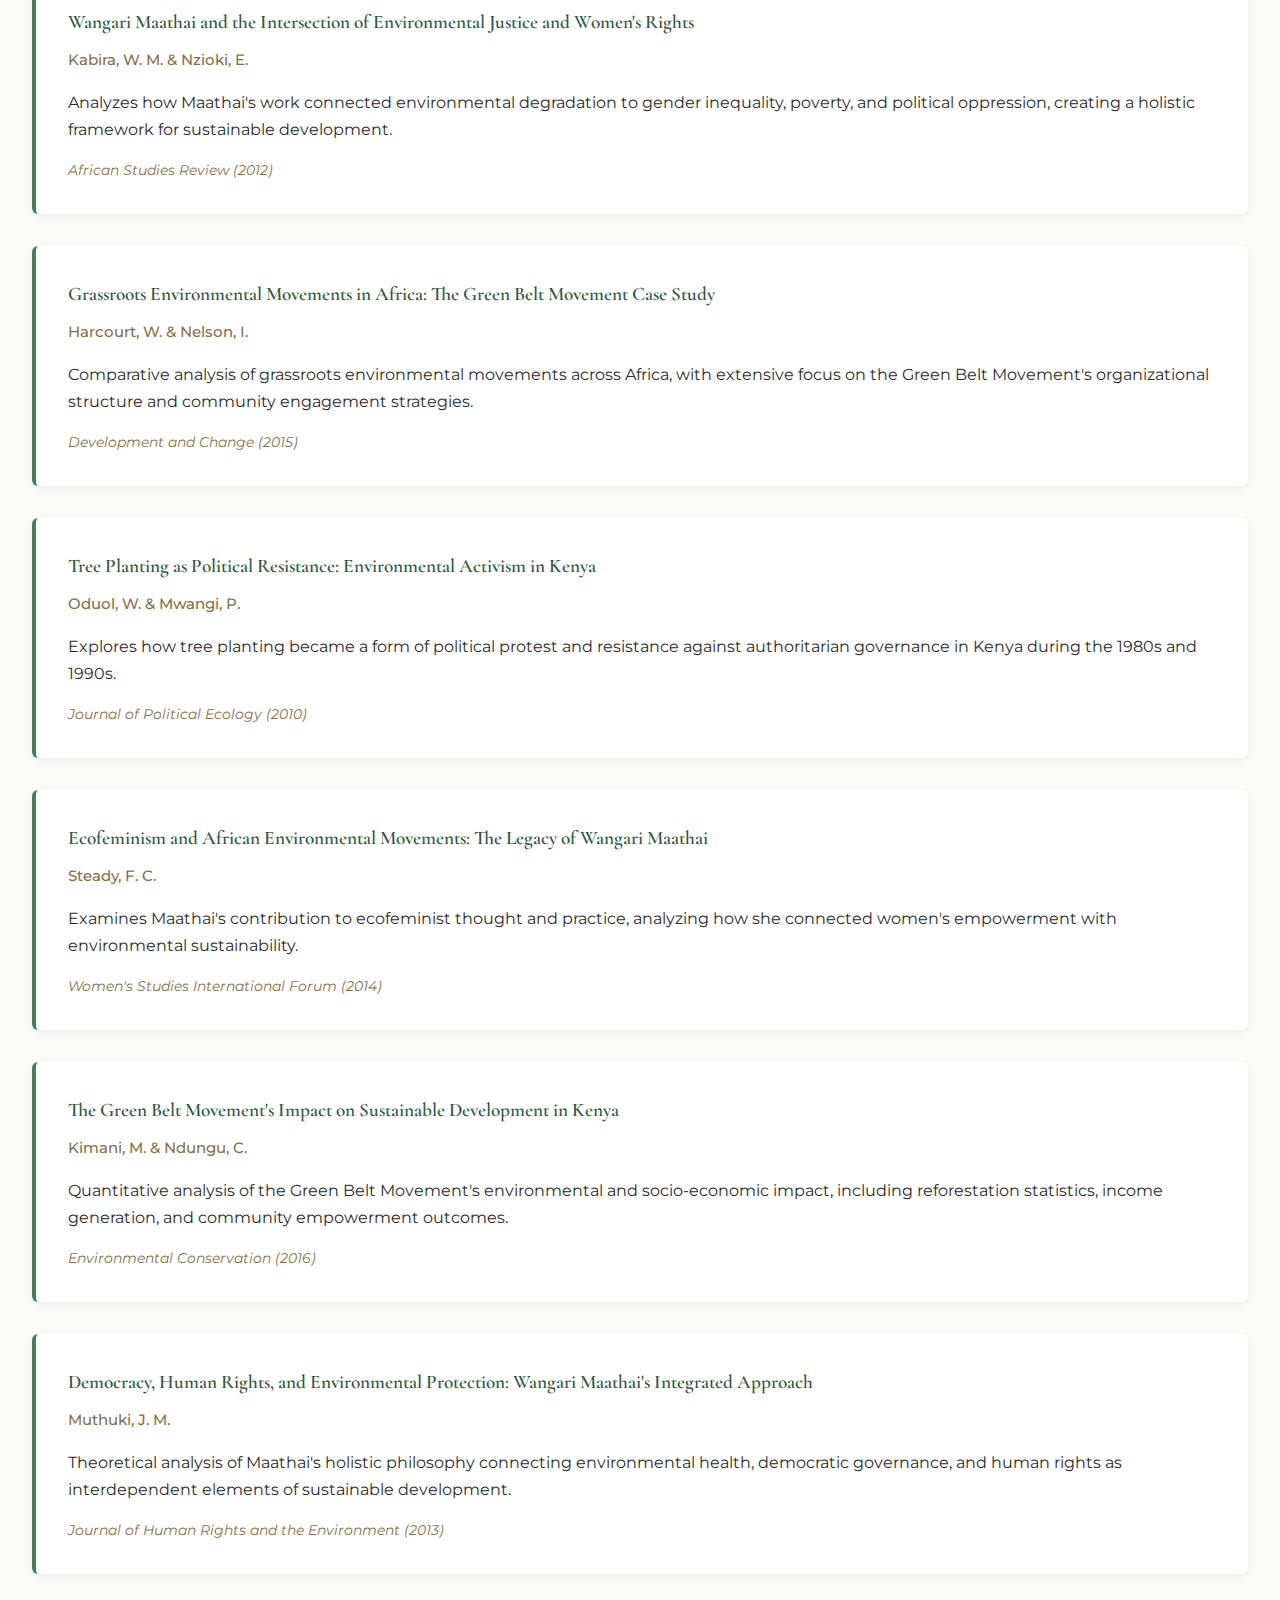
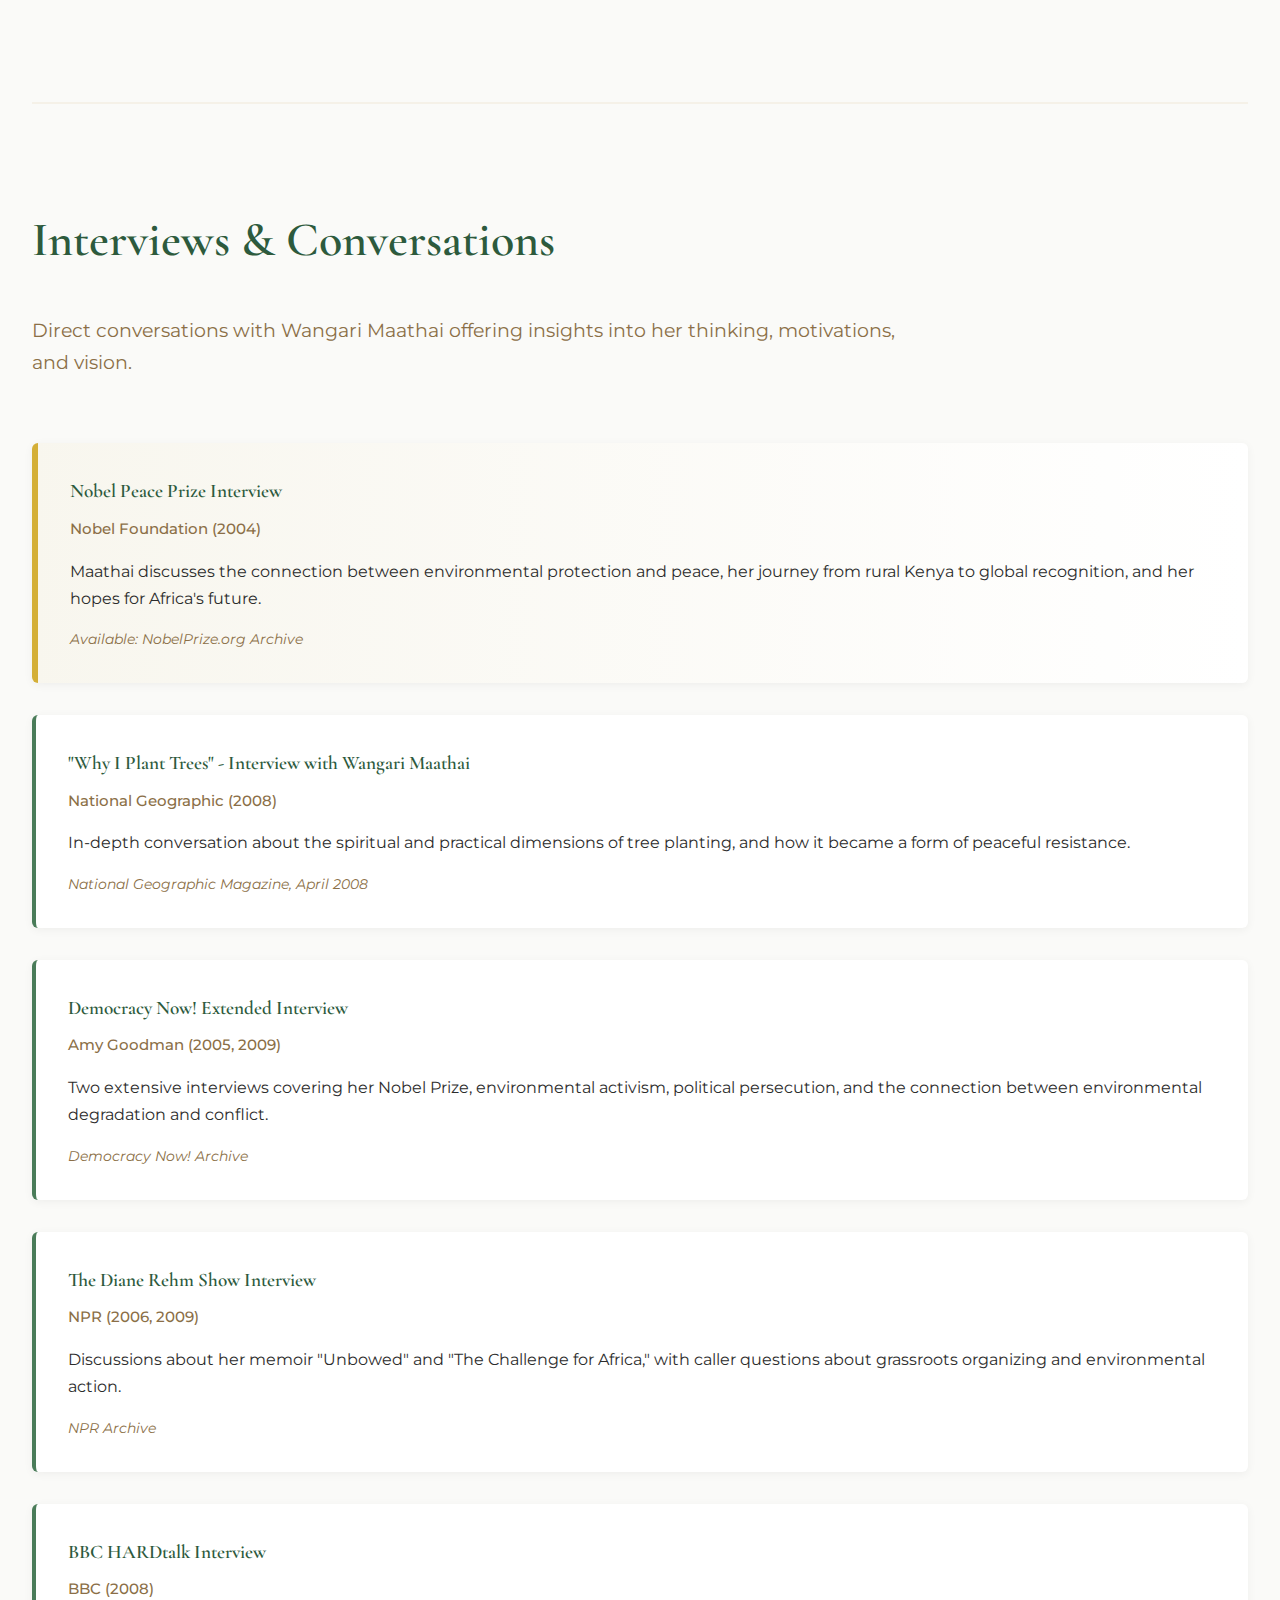
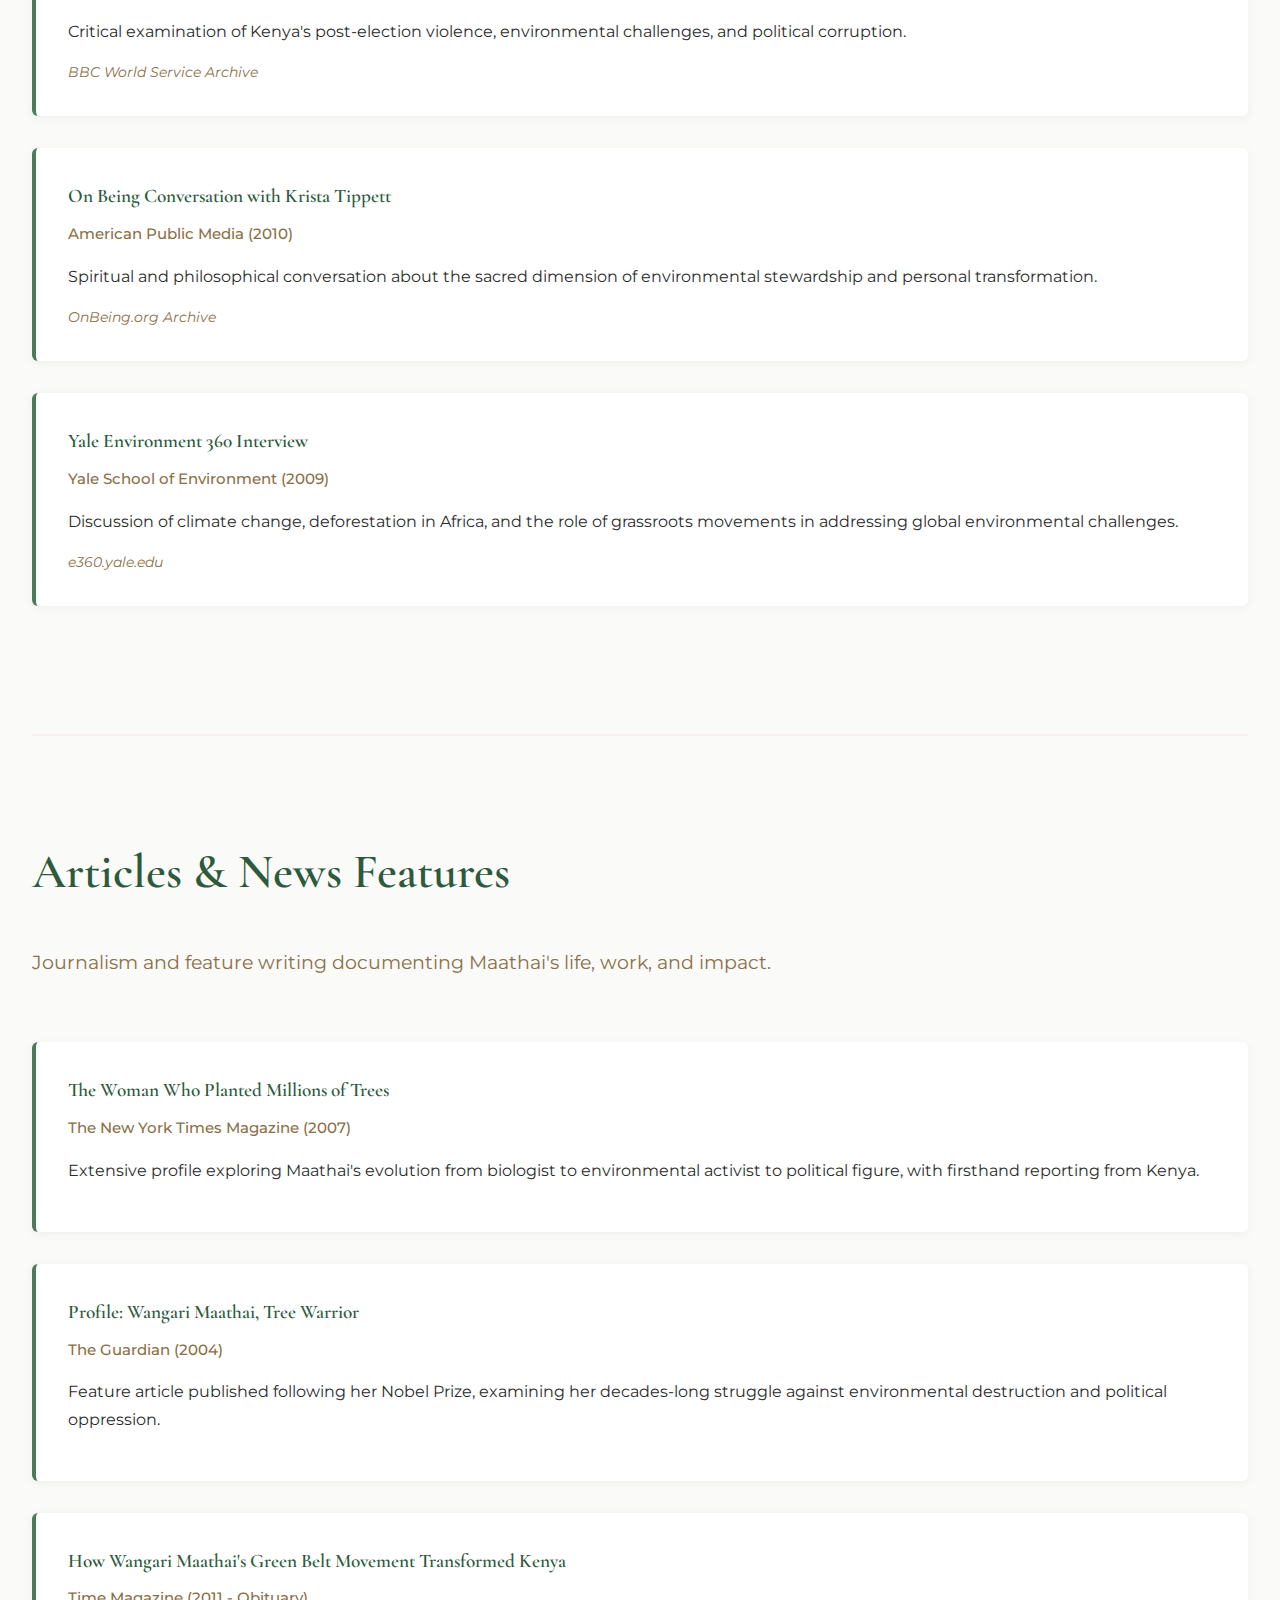
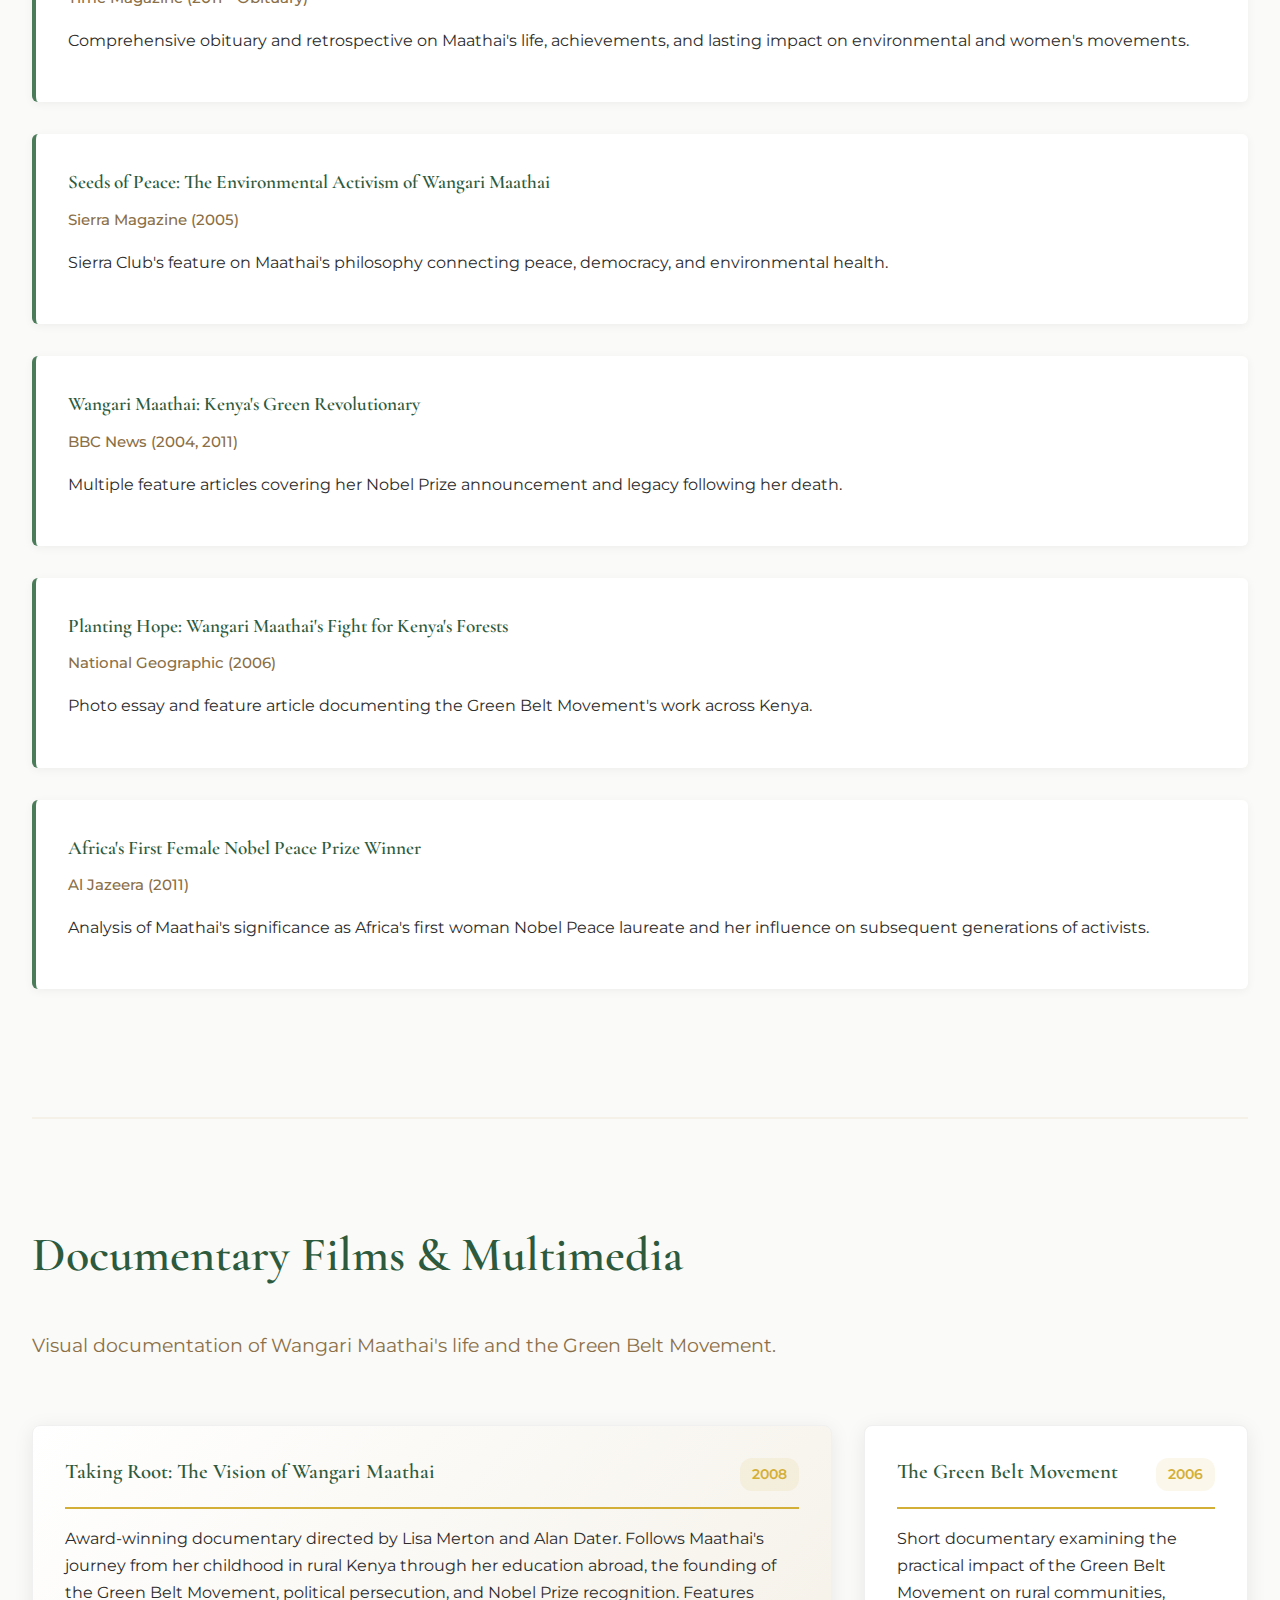
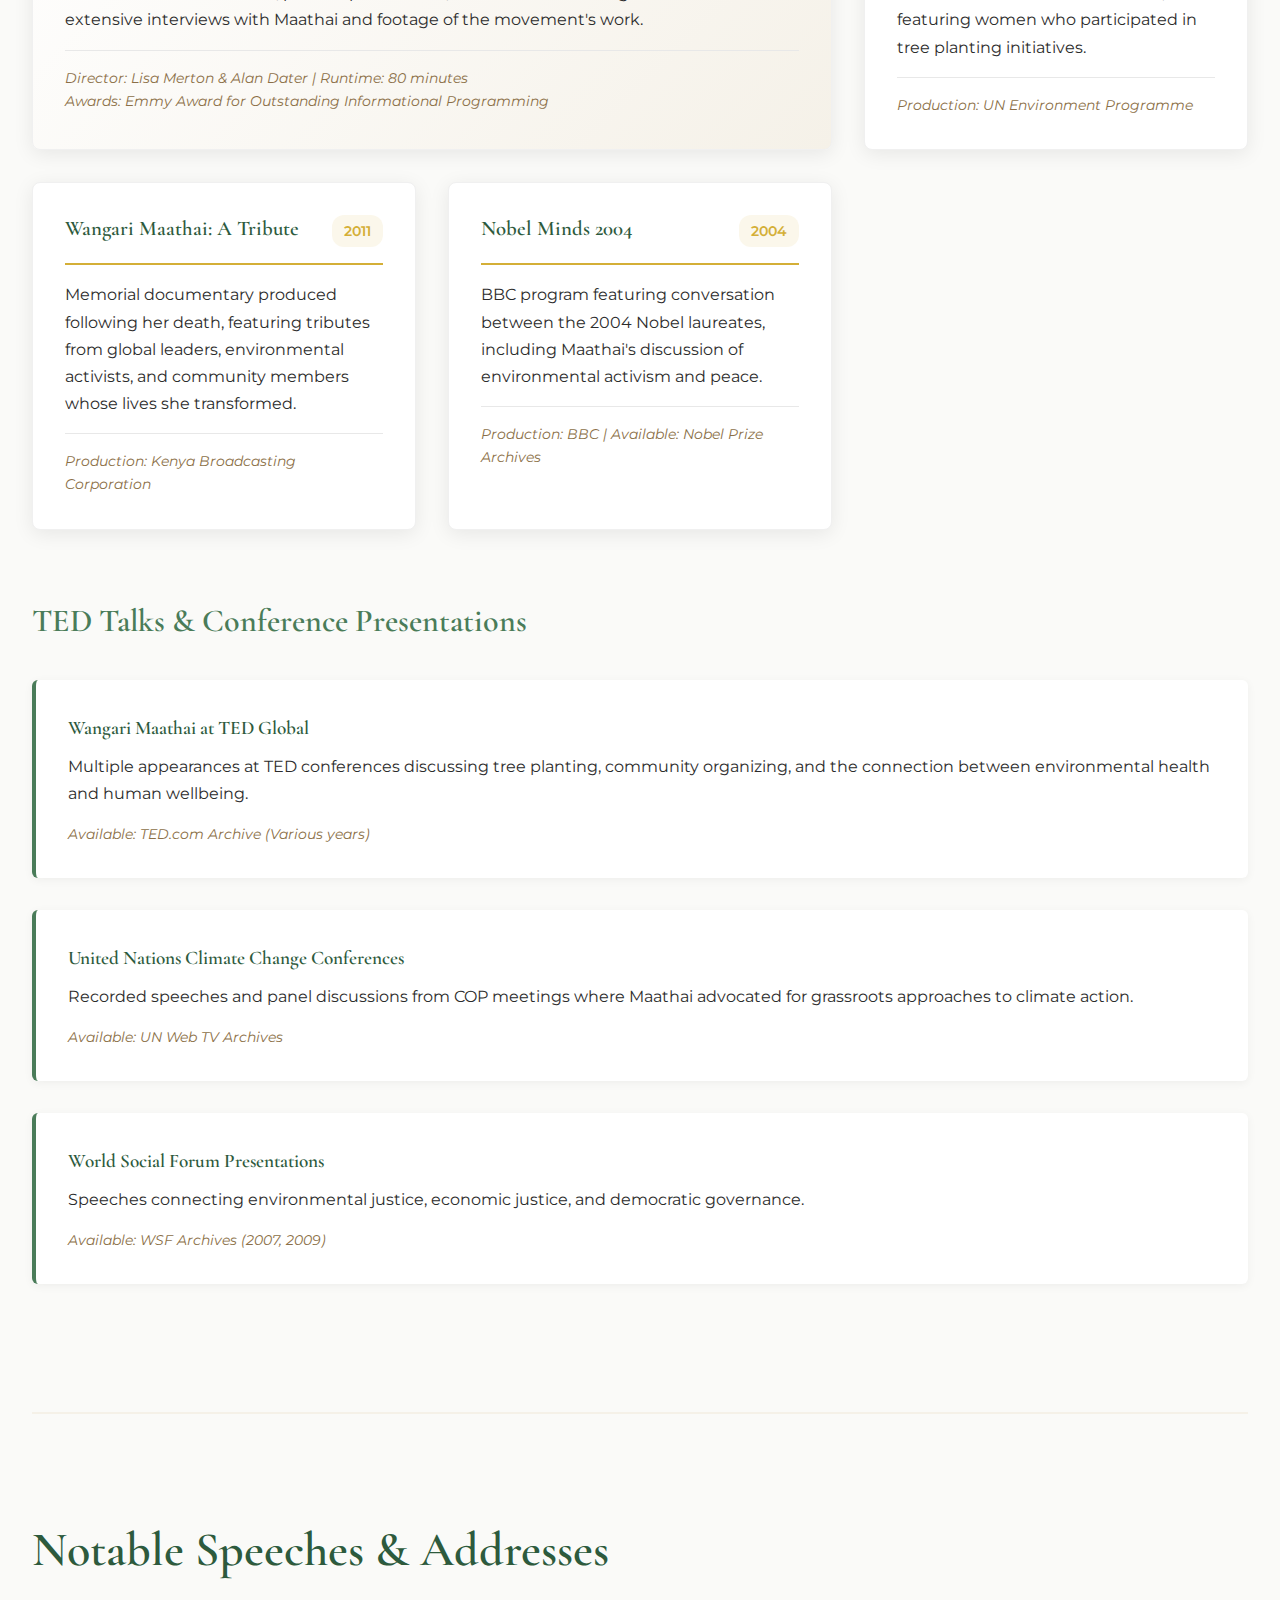
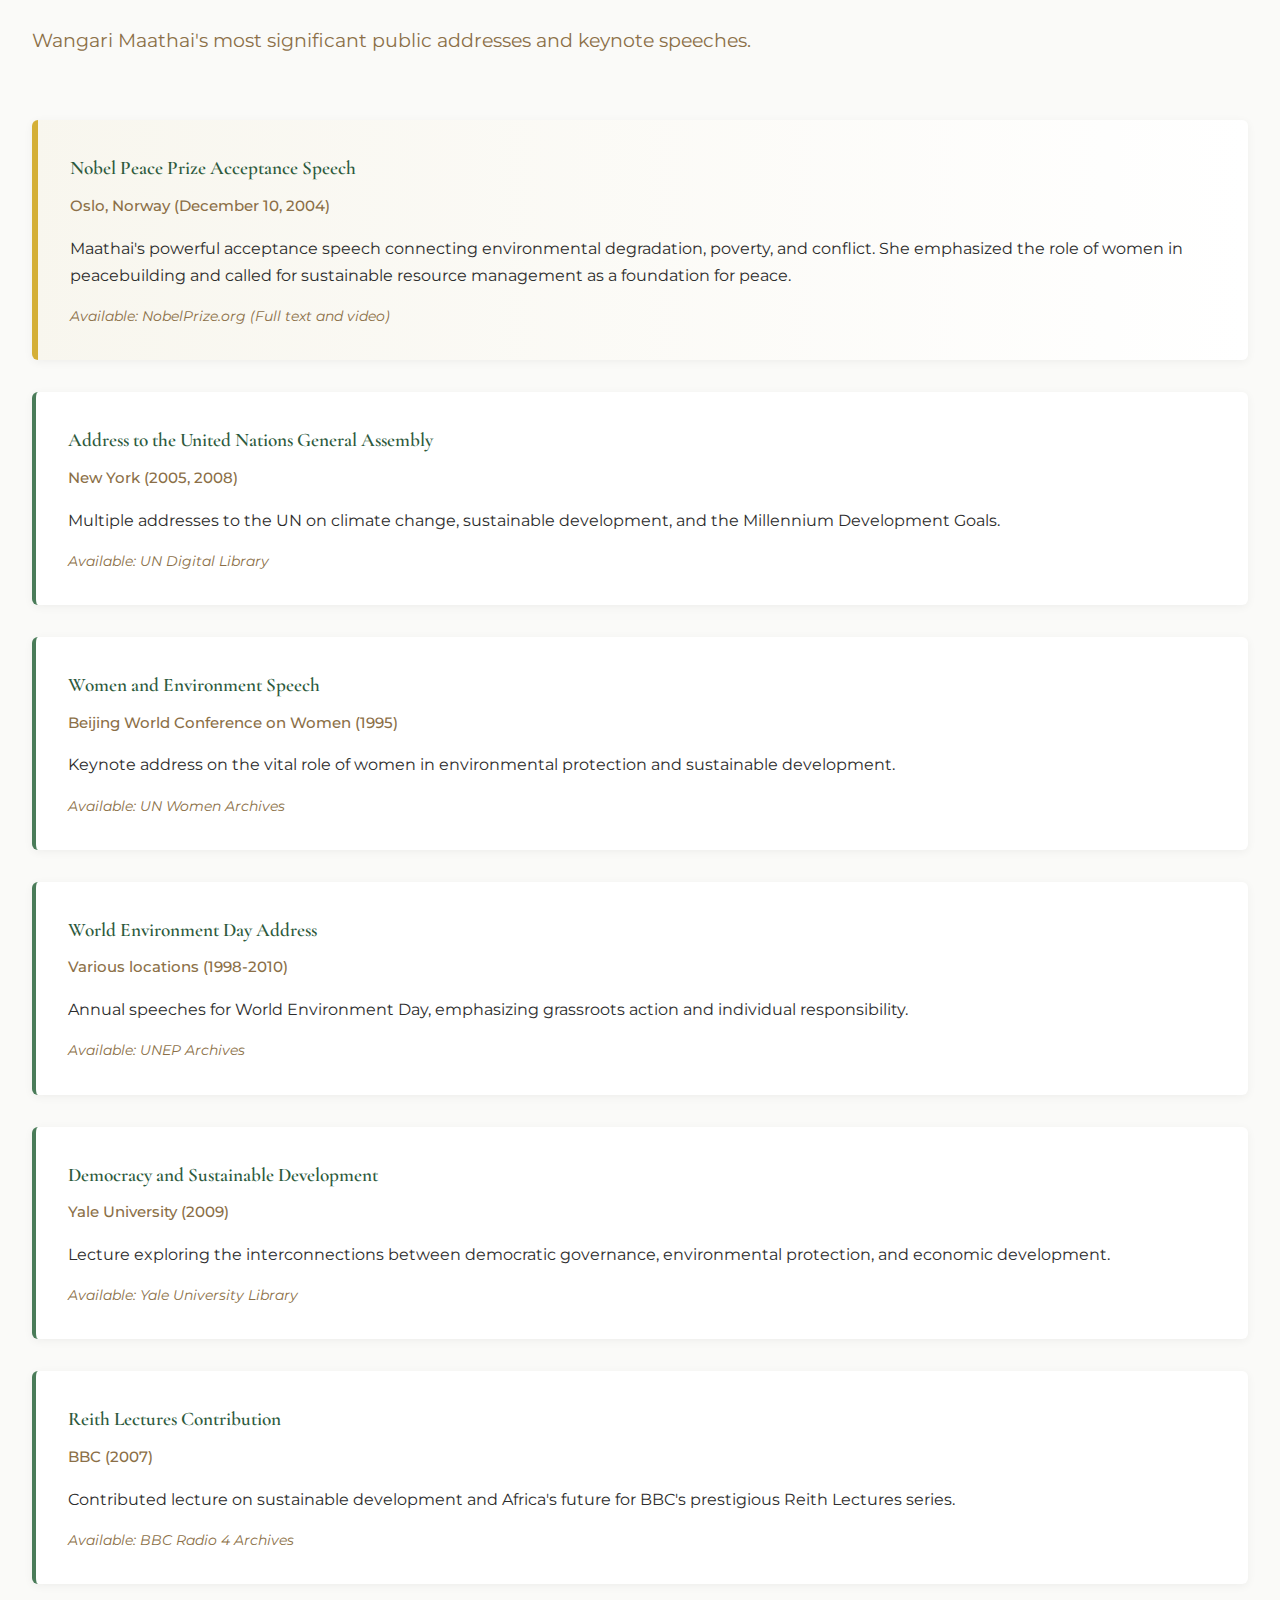
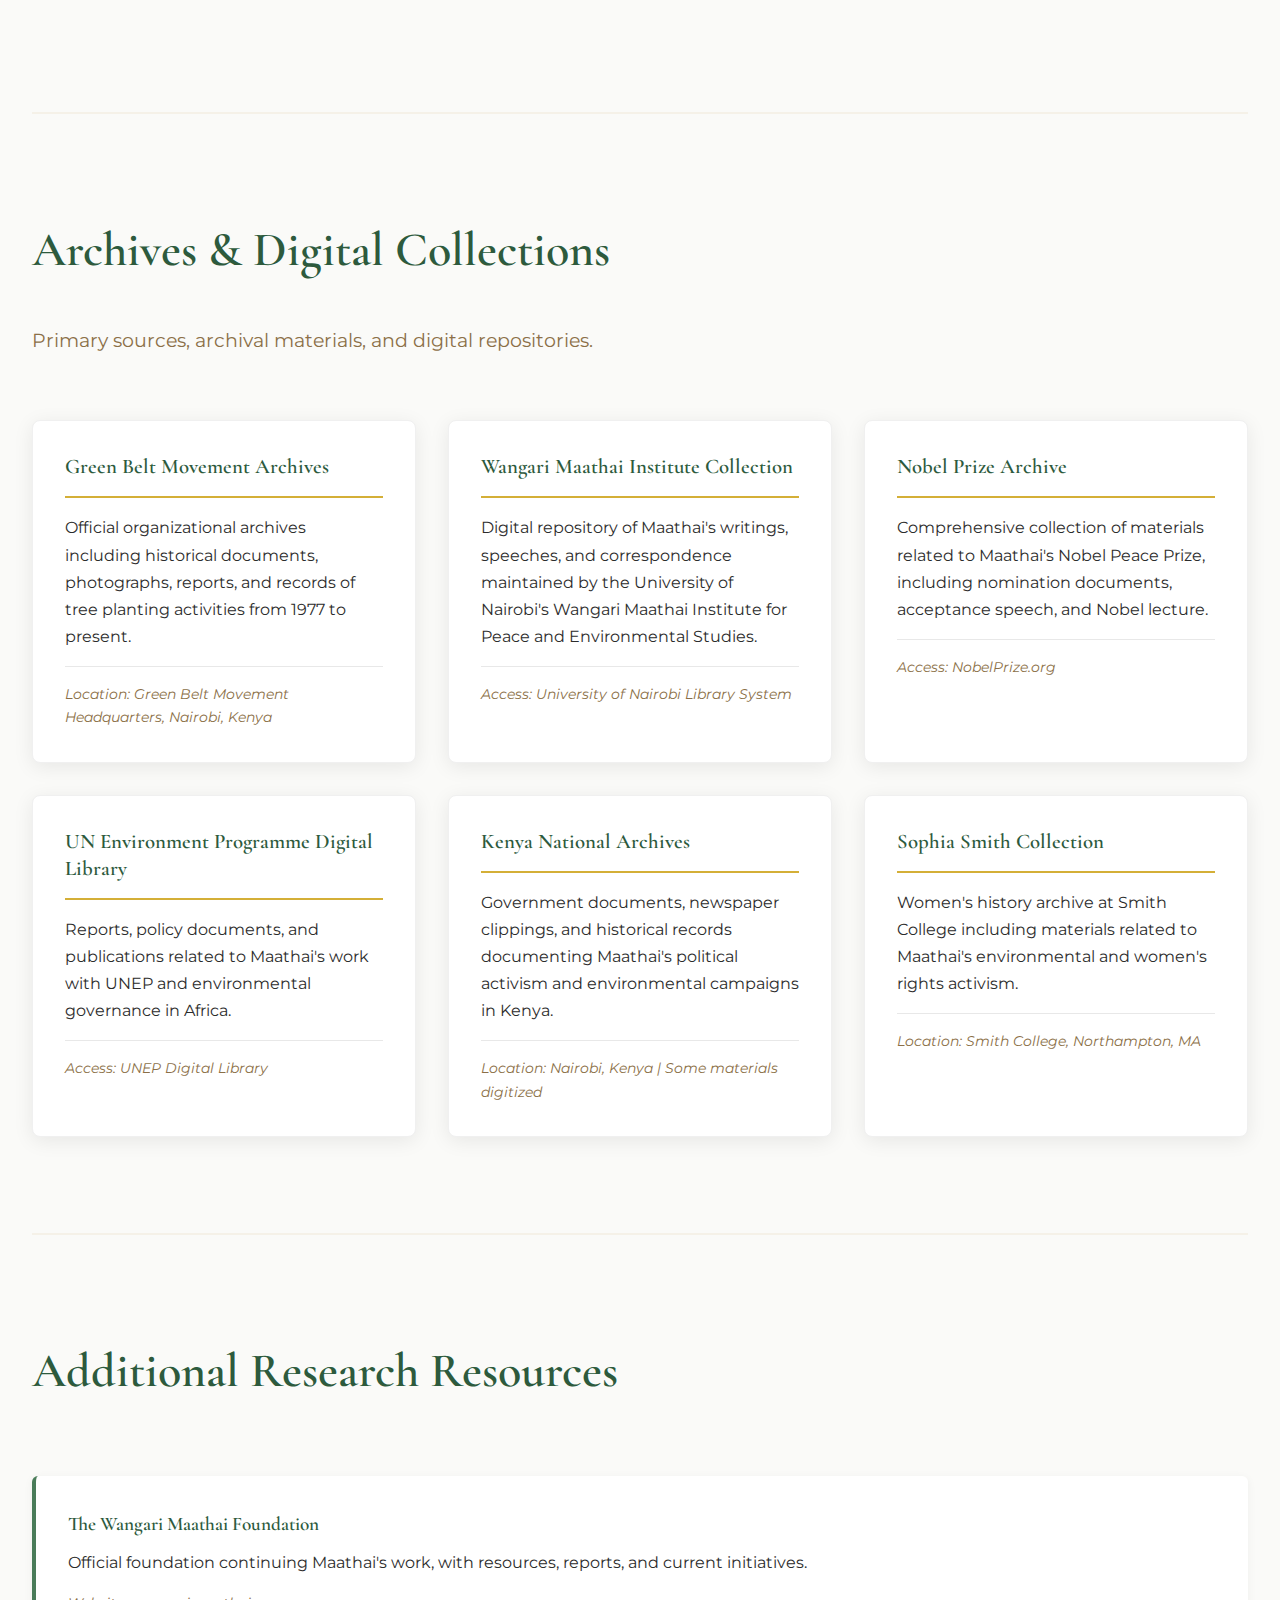
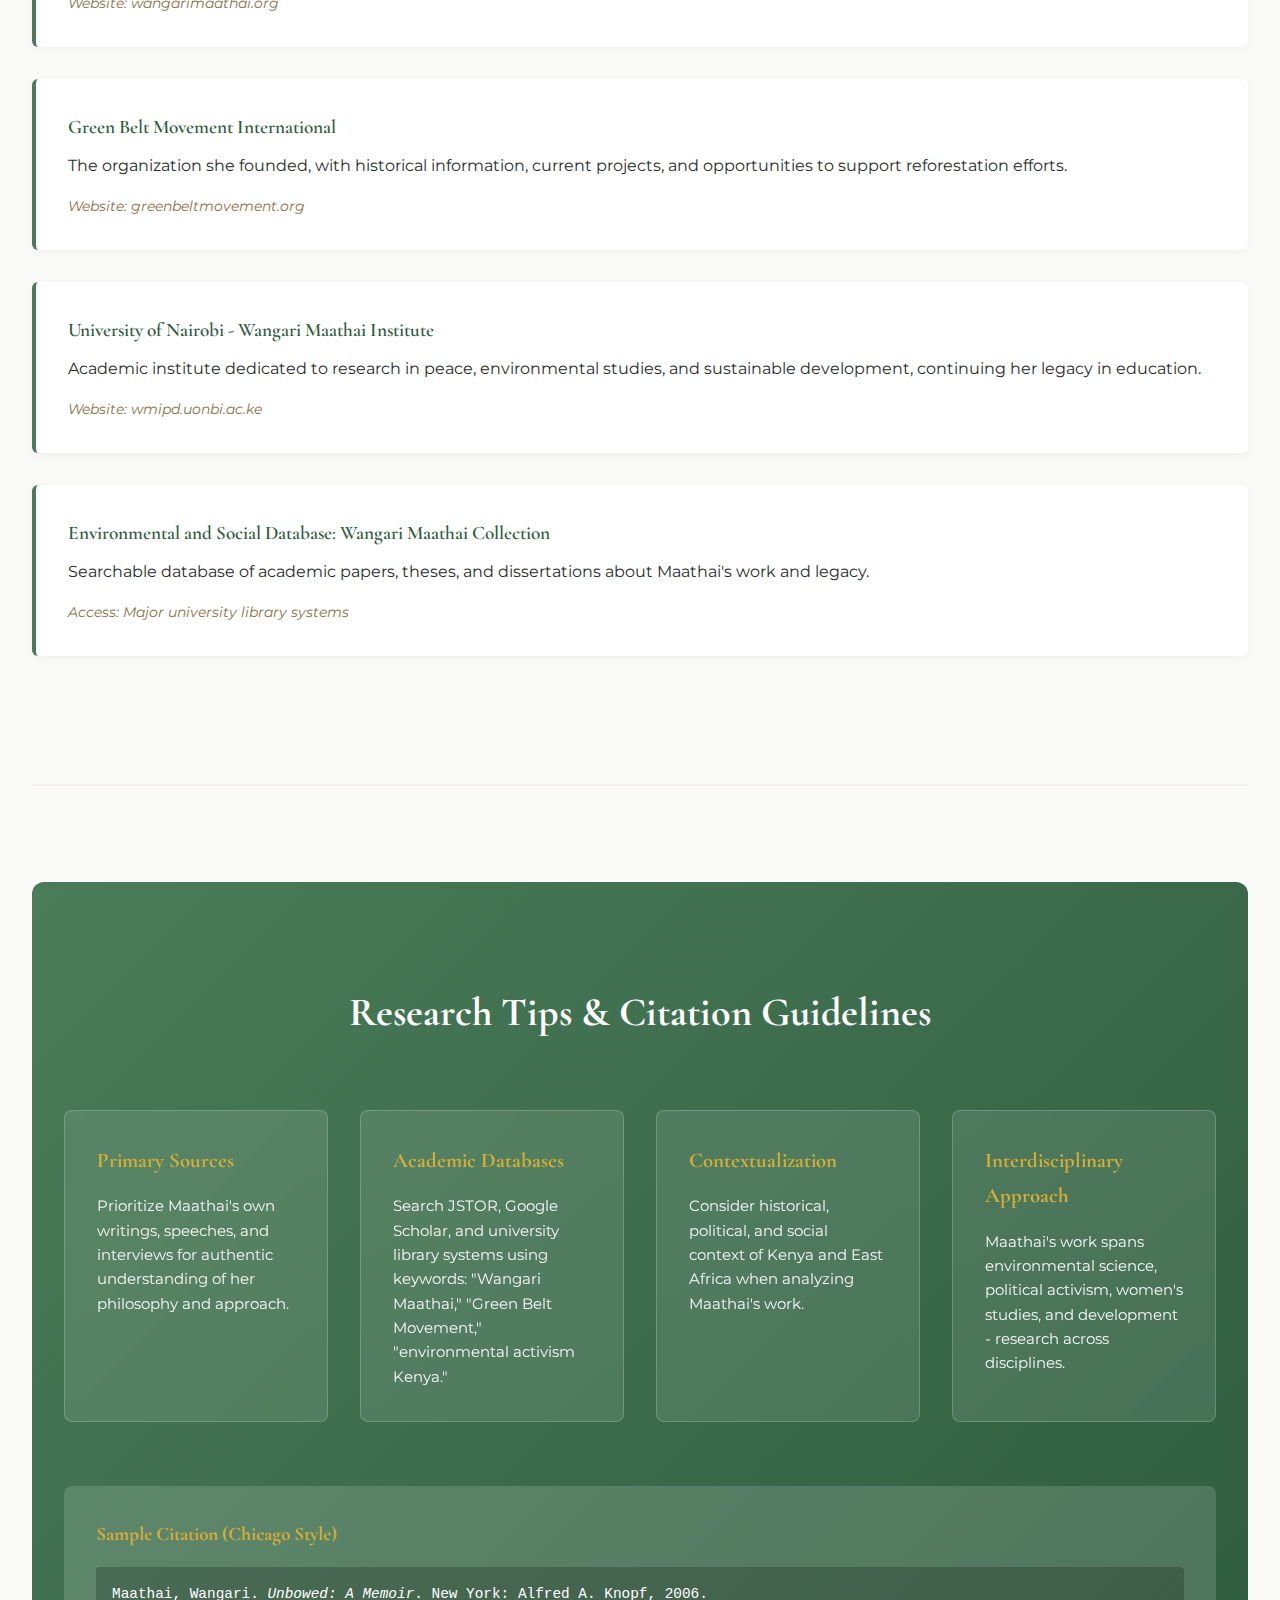
<file: research.html>
<!DOCTYPE html>
<html lang="en">
<head>
    <meta charset="UTF-8">
    <meta name="viewport" content="width=device-width, initial-scale=1.0">
    <title>Wangari Maathai Research & Resources | Books, Studies & Articles</title>
    <meta name="title" content="Wangari Maathai Research & Resources | Books, Studies & Articles">
    <meta name="description" content="Comprehensive research resources about Wangari Maathai including her books Unbowed, The Challenge for Africa, academic studies, interviews, and scholarly articles.">
    <meta name="keywords" content="Wangari Maathai books, Unbowed memoir, Challenge for Africa, Green Belt Movement research, academic studies, Wangari Maathai resources">
    <meta name="robots" content="index, follow">
    <link rel="canonical" href="https://wangarimutamaathai.com/research.html">
    <meta property="og:type" content="website">
    <meta property="og:url" content="https://wangarimutamaathai.com/research.html">
    <meta property="og:title" content="Wangari Maathai Research & Resources">
    <meta property="og:description" content="Comprehensive research resources about Wangari Maathai including books, academic studies, and scholarly articles.">
    <meta property="og:image" content="https://wangarimutamaathai.com/images/wangari-maathai-portrait.jpg">
    <meta name="twitter:card" content="summary_large_image">
    <script type="application/ld+json">
    {"@context":"https://schema.org","@type":"Person","name":"Wangari Muta Maathai","birthDate":"1940-04-01","deathDate":"2011-09-25","description":"Kenyan environmental activist who founded the Green Belt Movement and became the first African woman to win the Nobel Peace Prize in 2004.","sameAs":["https://en.wikipedia.org/wiki/Wangari_Maathai","https://www.nobelprize.org/prizes/peace/2004/maathai/"]}
    </script>
    <link rel="icon" type="image/svg+xml" href="favicon.svg">
    <link rel="apple-touch-icon" href="favicon.svg">
    <link rel="stylesheet" href="styles.css">
    <link rel="stylesheet" href="nav-shared.css">
    <link rel="stylesheet" href="research-styles.css">
    <link rel="preconnect" href="https://fonts.googleapis.com">
    <link rel="preconnect" href="https://fonts.gstatic.com" crossorigin>
    <link href="https://fonts.googleapis.com/css2?family=Cormorant+Garamond:ital,wght@0,300;0,400;0,600;1,300;1,400&family=Montserrat:wght@300;400;600&display=swap" rel="stylesheet">
</head>
<body class="research-page">
    <!-- Main Navigation -->
    <nav class="main-navigation">
        <div class="main-nav-container">
            <a href="index.html" class="main-nav-logo">Wangari Maathai</a>
            <button class="mobile-menu-toggle" aria-label="Toggle menu">☰</button>
            <div class="main-nav-links">
                <a href="index.html" class="main-nav-link">Story</a>
                <a href="timeline.html" class="main-nav-link">Timeline</a>
                <a href="gallery.html" class="main-nav-link">Gallery</a>
                <a href="videos.html" class="main-nav-link">Videos</a>
                <a href="quotes.html" class="main-nav-link">Quotes</a>
                <a href="hummingbird-story.html" class="main-nav-link">Hummingbird</a>
                <a href="faq.html" class="main-nav-link">FAQ</a>
                <a href="research.html" class="main-nav-link active">Research</a>
                <a href="action.html" class="main-nav-link">Take Action</a>
                <a href="map.html" class="main-nav-link">Impact Map</a>
            </div>
        </div>
    </nav>

    <!-- Hero Section -->
    <header class="research-hero">
        <div class="hero-content">
            <h1 class="hero-title">Research & Resources</h1>
            <p class="hero-subtitle">A comprehensive collection of academic studies, interviews, articles, and multimedia content documenting the life and legacy of Wangari Maathai</p>
        </div>
    </header>

    <!-- Quick Navigation -->
    <nav class="quick-nav">
        <div class="quick-nav-container">
            <a href="#books" class="quick-nav-link">Books</a>
            <a href="#academic" class="quick-nav-link">Academic Studies</a>
            <a href="#interviews" class="quick-nav-link">Interviews</a>
            <a href="#articles" class="quick-nav-link">Articles</a>
            <a href="#multimedia" class="quick-nav-link">Multimedia</a>
            <a href="#speeches" class="quick-nav-link">Speeches</a>
            <a href="#archives" class="quick-nav-link">Archives</a>
        </div>
    </nav>

    <!-- Main Content -->
    <main class="research-content">

        <!-- Books Section -->
        <section id="books" class="resource-section">
            <div class="section-header">
                <h2 class="section-title">Books by Wangari Maathai</h2>
                <p class="section-intro">Wangari Maathai's own words provide the most intimate understanding of her philosophy, struggles, and vision.</p>
            </div>

            <div class="resource-grid">
                <article class="resource-card featured">
                    <div class="card-header">
                        <h3 class="card-title">Unbowed: A Memoir</h3>
                        <span class="card-year">2006</span>
                    </div>
                    <div class="card-body">
                        <p class="card-description">
                            Maathai's powerful autobiography chronicles her journey from rural Kenya to the global stage.
                            She recounts her education, the founding of the Green Belt Movement, her political activism,
                            imprisonment, and eventual recognition with the Nobel Peace Prize. A deeply personal account of
                            courage, resilience, and unwavering commitment to environmental and social justice.
                        </p>
                        <p class="card-meta">Publisher: Alfred A. Knopf | ISBN: 978-0307263483</p>
                    </div>
                </article>

                <article class="resource-card">
                    <div class="card-header">
                        <h3 class="card-title">The Challenge for Africa</h3>
                        <span class="card-year">2009</span>
                    </div>
                    <div class="card-body">
                        <p class="card-description">
                            A passionate and informed examination of Africa's challenges and potential. Maathai addresses
                            issues of leadership, ethnicity, corruption, and environmental degradation, while offering
                            hope through sustainable development and democratic governance.
                        </p>
                        <p class="card-meta">Publisher: Pantheon Books | ISBN: 978-0307378071</p>
                    </div>
                </article>

                <article class="resource-card">
                    <div class="card-header">
                        <h3 class="card-title">Replenishing the Earth: Spiritual Values for Healing Ourselves and the World</h3>
                        <span class="card-year">2010</span>
                    </div>
                    <div class="card-body">
                        <p class="card-description">
                            Explores the spiritual and ethical dimensions of environmental stewardship. Maathai argues
                            that our relationship with nature is fundamentally spiritual and that healing the planet
                            requires a transformation of values and consciousness.
                        </p>
                        <p class="card-meta">Publisher: Doubleday | ISBN: 978-0385528337</p>
                    </div>
                </article>

                <article class="resource-card">
                    <div class="card-header">
                        <h3 class="card-title">The Green Belt Movement: Sharing the Approach and the Experience</h3>
                        <span class="card-year">2003</span>
                    </div>
                    <div class="card-body">
                        <p class="card-description">
                            A practical guide to the Green Belt Movement's methodology, this book details the grassroots
                            organizing strategies, community mobilization techniques, and environmental education approaches
                            that made the movement successful.
                        </p>
                        <p class="card-meta">Publisher: Lantern Books | ISBN: 978-1590560716</p>
                    </div>
                </article>
            </div>

            <div class="section-header" style="margin-top: 3rem;">
                <h2 class="section-title">Books About Wangari Maathai</h2>
            </div>

            <div class="resource-grid">
                <article class="resource-card">
                    <div class="card-header">
                        <h3 class="card-title">Wangari Maathai: Visionary, Environmental Leader, Political Activist</h3>
                        <span class="card-year">2014</span>
                    </div>
                    <div class="card-body">
                        <p class="card-description">
                            By Lydiah Bosire. A comprehensive biography examining Maathai's multifaceted legacy as
                            environmentalist, feminist, and pro-democracy activist.
                        </p>
                        <p class="card-meta">Publisher: Ohio University Press</p>
                    </div>
                </article>

                <article class="resource-card">
                    <div class="card-header">
                        <h3 class="card-title">Taking Root: The Vision of Wangari Maathai</h3>
                        <span class="card-year">2008</span>
                    </div>
                    <div class="card-body">
                        <p class="card-description">
                            Companion book to the documentary film, featuring photography and essays about the Green Belt
                            Movement and Maathai's environmental activism.
                        </p>
                        <p class="card-meta">Publisher: Marlowe & Company</p>
                    </div>
                </article>

                <article class="resource-card">
                    <div class="card-header">
                        <h3 class="card-title">Seeds of Change: The Green Belt Movement Story</h3>
                        <span class="card-year">2010</span>
                    </div>
                    <div class="card-body">
                        <p class="card-description">
                            Children's book by Jen Cullerton Johnson, illustrated by Sonia Lynn Sadler. Introduces young
                            readers to Wangari's life and the importance of environmental stewardship.
                        </p>
                        <p class="card-meta">Publisher: Lee & Low Books</p>
                    </div>
                </article>
            </div>
        </section>

        <!-- Academic Studies -->
        <section id="academic" class="resource-section">
            <div class="section-header">
                <h2 class="section-title">Academic Studies & Research Papers</h2>
                <p class="section-intro">Scholarly analysis of Maathai's environmental philosophy, activism, and impact on global movements.</p>
            </div>

            <div class="resource-list">
                <article class="resource-item">
                    <h3 class="item-title">Environmental Activism and the Green Belt Movement in Kenya</h3>
                    <p class="item-authors">Maathai, W. M., & Wangari Environmental Trust</p>
                    <p class="item-description">
                        Examines the grassroots organizing strategies and community-based approaches that made the
                        Green Belt Movement successful in mobilizing rural women for environmental conservation.
                    </p>
                    <p class="item-meta">Journal of Environment & Development (2003) | DOI: Various studies archived</p>
                </article>

                <article class="resource-item">
                    <h3 class="item-title">Wangari Maathai and the Intersection of Environmental Justice and Women's Rights</h3>
                    <p class="item-authors">Kabira, W. M. & Nzioki, E.</p>
                    <p class="item-description">
                        Analyzes how Maathai's work connected environmental degradation to gender inequality, poverty,
                        and political oppression, creating a holistic framework for sustainable development.
                    </p>
                    <p class="item-meta">African Studies Review (2012)</p>
                </article>

                <article class="resource-item">
                    <h3 class="item-title">Grassroots Environmental Movements in Africa: The Green Belt Movement Case Study</h3>
                    <p class="item-authors">Harcourt, W. & Nelson, I.</p>
                    <p class="item-description">
                        Comparative analysis of grassroots environmental movements across Africa, with extensive focus
                        on the Green Belt Movement's organizational structure and community engagement strategies.
                    </p>
                    <p class="item-meta">Development and Change (2015)</p>
                </article>

                <article class="resource-item">
                    <h3 class="item-title">Tree Planting as Political Resistance: Environmental Activism in Kenya</h3>
                    <p class="item-authors">Oduol, W. & Mwangi, P.</p>
                    <p class="item-description">
                        Explores how tree planting became a form of political protest and resistance against
                        authoritarian governance in Kenya during the 1980s and 1990s.
                    </p>
                    <p class="item-meta">Journal of Political Ecology (2010)</p>
                </article>

                <article class="resource-item">
                    <h3 class="item-title">Ecofeminism and African Environmental Movements: The Legacy of Wangari Maathai</h3>
                    <p class="item-authors">Steady, F. C.</p>
                    <p class="item-description">
                        Examines Maathai's contribution to ecofeminist thought and practice, analyzing how she
                        connected women's empowerment with environmental sustainability.
                    </p>
                    <p class="item-meta">Women's Studies International Forum (2014)</p>
                </article>

                <article class="resource-item">
                    <h3 class="item-title">The Green Belt Movement's Impact on Sustainable Development in Kenya</h3>
                    <p class="item-authors">Kimani, M. & Ndungu, C.</p>
                    <p class="item-description">
                        Quantitative analysis of the Green Belt Movement's environmental and socio-economic impact,
                        including reforestation statistics, income generation, and community empowerment outcomes.
                    </p>
                    <p class="item-meta">Environmental Conservation (2016)</p>
                </article>

                <article class="resource-item">
                    <h3 class="item-title">Democracy, Human Rights, and Environmental Protection: Wangari Maathai's Integrated Approach</h3>
                    <p class="item-authors">Muthuki, J. M.</p>
                    <p class="item-description">
                        Theoretical analysis of Maathai's holistic philosophy connecting environmental health,
                        democratic governance, and human rights as interdependent elements of sustainable development.
                    </p>
                    <p class="item-meta">Journal of Human Rights and the Environment (2013)</p>
                </article>
            </div>
        </section>

        <!-- Interviews -->
        <section id="interviews" class="resource-section">
            <div class="section-header">
                <h2 class="section-title">Interviews & Conversations</h2>
                <p class="section-intro">Direct conversations with Wangari Maathai offering insights into her thinking, motivations, and vision.</p>
            </div>

            <div class="resource-list">
                <article class="resource-item highlight">
                    <h3 class="item-title">Nobel Peace Prize Interview</h3>
                    <p class="item-authors">Nobel Foundation (2004)</p>
                    <p class="item-description">
                        Maathai discusses the connection between environmental protection and peace, her journey from
                        rural Kenya to global recognition, and her hopes for Africa's future.
                    </p>
                    <p class="item-meta">Available: NobelPrize.org Archive</p>
                </article>

                <article class="resource-item">
                    <h3 class="item-title">"Why I Plant Trees" - Interview with Wangari Maathai</h3>
                    <p class="item-authors">National Geographic (2008)</p>
                    <p class="item-description">
                        In-depth conversation about the spiritual and practical dimensions of tree planting, and how
                        it became a form of peaceful resistance.
                    </p>
                    <p class="item-meta">National Geographic Magazine, April 2008</p>
                </article>

                <article class="resource-item">
                    <h3 class="item-title">Democracy Now! Extended Interview</h3>
                    <p class="item-authors">Amy Goodman (2005, 2009)</p>
                    <p class="item-description">
                        Two extensive interviews covering her Nobel Prize, environmental activism, political persecution,
                        and the connection between environmental degradation and conflict.
                    </p>
                    <p class="item-meta">Democracy Now! Archive</p>
                </article>

                <article class="resource-item">
                    <h3 class="item-title">The Diane Rehm Show Interview</h3>
                    <p class="item-authors">NPR (2006, 2009)</p>
                    <p class="item-description">
                        Discussions about her memoir "Unbowed" and "The Challenge for Africa," with caller questions
                        about grassroots organizing and environmental action.
                    </p>
                    <p class="item-meta">NPR Archive</p>
                </article>

                <article class="resource-item">
                    <h3 class="item-title">BBC HARDtalk Interview</h3>
                    <p class="item-authors">BBC (2008)</p>
                    <p class="item-description">
                        Critical examination of Kenya's post-election violence, environmental challenges, and
                        political corruption.
                    </p>
                    <p class="item-meta">BBC World Service Archive</p>
                </article>

                <article class="resource-item">
                    <h3 class="item-title">On Being Conversation with Krista Tippett</h3>
                    <p class="item-authors">American Public Media (2010)</p>
                    <p class="item-description">
                        Spiritual and philosophical conversation about the sacred dimension of environmental
                        stewardship and personal transformation.
                    </p>
                    <p class="item-meta">OnBeing.org Archive</p>
                </article>

                <article class="resource-item">
                    <h3 class="item-title">Yale Environment 360 Interview</h3>
                    <p class="item-authors">Yale School of Environment (2009)</p>
                    <p class="item-description">
                        Discussion of climate change, deforestation in Africa, and the role of grassroots movements
                        in addressing global environmental challenges.
                    </p>
                    <p class="item-meta">e360.yale.edu</p>
                </article>
            </div>
        </section>

        <!-- Articles & Features -->
        <section id="articles" class="resource-section">
            <div class="section-header">
                <h2 class="section-title">Articles & News Features</h2>
                <p class="section-intro">Journalism and feature writing documenting Maathai's life, work, and impact.</p>
            </div>

            <div class="resource-list">
                <article class="resource-item">
                    <h3 class="item-title">The Woman Who Planted Millions of Trees</h3>
                    <p class="item-authors">The New York Times Magazine (2007)</p>
                    <p class="item-description">
                        Extensive profile exploring Maathai's evolution from biologist to environmental activist to
                        political figure, with firsthand reporting from Kenya.
                    </p>
                </article>

                <article class="resource-item">
                    <h3 class="item-title">Profile: Wangari Maathai, Tree Warrior</h3>
                    <p class="item-authors">The Guardian (2004)</p>
                    <p class="item-description">
                        Feature article published following her Nobel Prize, examining her decades-long struggle
                        against environmental destruction and political oppression.
                    </p>
                </article>

                <article class="resource-item">
                    <h3 class="item-title">How Wangari Maathai's Green Belt Movement Transformed Kenya</h3>
                    <p class="item-authors">Time Magazine (2011 - Obituary)</p>
                    <p class="item-description">
                        Comprehensive obituary and retrospective on Maathai's life, achievements, and lasting impact
                        on environmental and women's movements.
                    </p>
                </article>

                <article class="resource-item">
                    <h3 class="item-title">Seeds of Peace: The Environmental Activism of Wangari Maathai</h3>
                    <p class="item-authors">Sierra Magazine (2005)</p>
                    <p class="item-description">
                        Sierra Club's feature on Maathai's philosophy connecting peace, democracy, and environmental health.
                    </p>
                </article>

                <article class="resource-item">
                    <h3 class="item-title">Wangari Maathai: Kenya's Green Revolutionary</h3>
                    <p class="item-authors">BBC News (2004, 2011)</p>
                    <p class="item-description">
                        Multiple feature articles covering her Nobel Prize announcement and legacy following her death.
                    </p>
                </article>

                <article class="resource-item">
                    <h3 class="item-title">Planting Hope: Wangari Maathai's Fight for Kenya's Forests</h3>
                    <p class="item-authors">National Geographic (2006)</p>
                    <p class="item-description">
                        Photo essay and feature article documenting the Green Belt Movement's work across Kenya.
                    </p>
                </article>

                <article class="resource-item">
                    <h3 class="item-title">Africa's First Female Nobel Peace Prize Winner</h3>
                    <p class="item-authors">Al Jazeera (2011)</p>
                    <p class="item-description">
                        Analysis of Maathai's significance as Africa's first woman Nobel Peace laureate and her
                        influence on subsequent generations of activists.
                    </p>
                </article>
            </div>
        </section>

        <!-- Multimedia -->
        <section id="multimedia" class="resource-section">
            <div class="section-header">
                <h2 class="section-title">Documentary Films & Multimedia</h2>
                <p class="section-intro">Visual documentation of Wangari Maathai's life and the Green Belt Movement.</p>
            </div>

            <div class="resource-grid">
                <article class="resource-card featured">
                    <div class="card-header">
                        <h3 class="card-title">Taking Root: The Vision of Wangari Maathai</h3>
                        <span class="card-year">2008</span>
                    </div>
                    <div class="card-body">
                        <p class="card-description">
                            Award-winning documentary directed by Lisa Merton and Alan Dater. Follows Maathai's journey
                            from her childhood in rural Kenya through her education abroad, the founding of the Green Belt
                            Movement, political persecution, and Nobel Prize recognition. Features extensive interviews
                            with Maathai and footage of the movement's work.
                        </p>
                        <p class="card-meta">
                            Director: Lisa Merton & Alan Dater | Runtime: 80 minutes<br>
                            Awards: Emmy Award for Outstanding Informational Programming
                        </p>
                    </div>
                </article>

                <article class="resource-card">
                    <div class="card-header">
                        <h3 class="card-title">The Green Belt Movement</h3>
                        <span class="card-year">2006</span>
                    </div>
                    <div class="card-body">
                        <p class="card-description">
                            Short documentary examining the practical impact of the Green Belt Movement on rural
                            communities, featuring women who participated in tree planting initiatives.
                        </p>
                        <p class="card-meta">Production: UN Environment Programme</p>
                    </div>
                </article>

                <article class="resource-card">
                    <div class="card-header">
                        <h3 class="card-title">Wangari Maathai: A Tribute</h3>
                        <span class="card-year">2011</span>
                    </div>
                    <div class="card-body">
                        <p class="card-description">
                            Memorial documentary produced following her death, featuring tributes from global leaders,
                            environmental activists, and community members whose lives she transformed.
                        </p>
                        <p class="card-meta">Production: Kenya Broadcasting Corporation</p>
                    </div>
                </article>

                <article class="resource-card">
                    <div class="card-header">
                        <h3 class="card-title">Nobel Minds 2004</h3>
                        <span class="card-year">2004</span>
                    </div>
                    <div class="card-body">
                        <p class="card-description">
                            BBC program featuring conversation between the 2004 Nobel laureates, including Maathai's
                            discussion of environmental activism and peace.
                        </p>
                        <p class="card-meta">Production: BBC | Available: Nobel Prize Archives</p>
                    </div>
                </article>
            </div>

            <div class="section-subheader">
                <h3>TED Talks & Conference Presentations</h3>
            </div>

            <div class="resource-list">
                <article class="resource-item">
                    <h3 class="item-title">Wangari Maathai at TED Global</h3>
                    <p class="item-description">
                        Multiple appearances at TED conferences discussing tree planting, community organizing,
                        and the connection between environmental health and human wellbeing.
                    </p>
                    <p class="item-meta">Available: TED.com Archive (Various years)</p>
                </article>

                <article class="resource-item">
                    <h3 class="item-title">United Nations Climate Change Conferences</h3>
                    <p class="item-description">
                        Recorded speeches and panel discussions from COP meetings where Maathai advocated for
                        grassroots approaches to climate action.
                    </p>
                    <p class="item-meta">Available: UN Web TV Archives</p>
                </article>

                <article class="resource-item">
                    <h3 class="item-title">World Social Forum Presentations</h3>
                    <p class="item-description">
                        Speeches connecting environmental justice, economic justice, and democratic governance.
                    </p>
                    <p class="item-meta">Available: WSF Archives (2007, 2009)</p>
                </article>
            </div>
        </section>

        <!-- Speeches -->
        <section id="speeches" class="resource-section">
            <div class="section-header">
                <h2 class="section-title">Notable Speeches & Addresses</h2>
                <p class="section-intro">Wangari Maathai's most significant public addresses and keynote speeches.</p>
            </div>

            <div class="resource-list">
                <article class="resource-item highlight">
                    <h3 class="item-title">Nobel Peace Prize Acceptance Speech</h3>
                    <p class="item-authors">Oslo, Norway (December 10, 2004)</p>
                    <p class="item-description">
                        Maathai's powerful acceptance speech connecting environmental degradation, poverty, and conflict.
                        She emphasized the role of women in peacebuilding and called for sustainable resource management
                        as a foundation for peace.
                    </p>
                    <p class="item-meta">Available: NobelPrize.org (Full text and video)</p>
                </article>

                <article class="resource-item">
                    <h3 class="item-title">Address to the United Nations General Assembly</h3>
                    <p class="item-authors">New York (2005, 2008)</p>
                    <p class="item-description">
                        Multiple addresses to the UN on climate change, sustainable development, and the Millennium
                        Development Goals.
                    </p>
                    <p class="item-meta">Available: UN Digital Library</p>
                </article>

                <article class="resource-item">
                    <h3 class="item-title">Women and Environment Speech</h3>
                    <p class="item-authors">Beijing World Conference on Women (1995)</p>
                    <p class="item-description">
                        Keynote address on the vital role of women in environmental protection and sustainable development.
                    </p>
                    <p class="item-meta">Available: UN Women Archives</p>
                </article>

                <article class="resource-item">
                    <h3 class="item-title">World Environment Day Address</h3>
                    <p class="item-authors">Various locations (1998-2010)</p>
                    <p class="item-description">
                        Annual speeches for World Environment Day, emphasizing grassroots action and individual responsibility.
                    </p>
                    <p class="item-meta">Available: UNEP Archives</p>
                </article>

                <article class="resource-item">
                    <h3 class="item-title">Democracy and Sustainable Development</h3>
                    <p class="item-authors">Yale University (2009)</p>
                    <p class="item-description">
                        Lecture exploring the interconnections between democratic governance, environmental protection,
                        and economic development.
                    </p>
                    <p class="item-meta">Available: Yale University Library</p>
                </article>

                <article class="resource-item">
                    <h3 class="item-title">Reith Lectures Contribution</h3>
                    <p class="item-authors">BBC (2007)</p>
                    <p class="item-description">
                        Contributed lecture on sustainable development and Africa's future for BBC's prestigious
                        Reith Lectures series.
                    </p>
                    <p class="item-meta">Available: BBC Radio 4 Archives</p>
                </article>
            </div>
        </section>

        <!-- Archives & Digital Collections -->
        <section id="archives" class="resource-section">
            <div class="section-header">
                <h2 class="section-title">Archives & Digital Collections</h2>
                <p class="section-intro">Primary sources, archival materials, and digital repositories.</p>
            </div>

            <div class="resource-grid">
                <article class="resource-card">
                    <div class="card-header">
                        <h3 class="card-title">Green Belt Movement Archives</h3>
                    </div>
                    <div class="card-body">
                        <p class="card-description">
                            Official organizational archives including historical documents, photographs, reports,
                            and records of tree planting activities from 1977 to present.
                        </p>
                        <p class="card-meta">Location: Green Belt Movement Headquarters, Nairobi, Kenya</p>
                    </div>
                </article>

                <article class="resource-card">
                    <div class="card-header">
                        <h3 class="card-title">Wangari Maathai Institute Collection</h3>
                    </div>
                    <div class="card-body">
                        <p class="card-description">
                            Digital repository of Maathai's writings, speeches, and correspondence maintained by the
                            University of Nairobi's Wangari Maathai Institute for Peace and Environmental Studies.
                        </p>
                        <p class="card-meta">Access: University of Nairobi Library System</p>
                    </div>
                </article>

                <article class="resource-card">
                    <div class="card-header">
                        <h3 class="card-title">Nobel Prize Archive</h3>
                    </div>
                    <div class="card-body">
                        <p class="card-description">
                            Comprehensive collection of materials related to Maathai's Nobel Peace Prize, including
                            nomination documents, acceptance speech, and Nobel lecture.
                        </p>
                        <p class="card-meta">Access: NobelPrize.org</p>
                    </div>
                </article>

                <article class="resource-card">
                    <div class="card-header">
                        <h3 class="card-title">UN Environment Programme Digital Library</h3>
                    </div>
                    <div class="card-body">
                        <p class="card-description">
                            Reports, policy documents, and publications related to Maathai's work with UNEP and
                            environmental governance in Africa.
                        </p>
                        <p class="card-meta">Access: UNEP Digital Library</p>
                    </div>
                </article>

                <article class="resource-card">
                    <div class="card-header">
                        <h3 class="card-title">Kenya National Archives</h3>
                    </div>
                    <div class="card-body">
                        <p class="card-description">
                            Government documents, newspaper clippings, and historical records documenting Maathai's
                            political activism and environmental campaigns in Kenya.
                        </p>
                        <p class="card-meta">Location: Nairobi, Kenya | Some materials digitized</p>
                    </div>
                </article>

                <article class="resource-card">
                    <div class="card-header">
                        <h3 class="card-title">Sophia Smith Collection</h3>
                    </div>
                    <div class="card-body">
                        <p class="card-description">
                            Women's history archive at Smith College including materials related to Maathai's
                            environmental and women's rights activism.
                        </p>
                        <p class="card-meta">Location: Smith College, Northampton, MA</p>
                    </div>
                </article>
            </div>
        </section>

        <!-- Additional Resources -->
        <section class="resource-section">
            <div class="section-header">
                <h2 class="section-title">Additional Research Resources</h2>
            </div>

            <div class="resource-list">
                <article class="resource-item">
                    <h3 class="item-title">The Wangari Maathai Foundation</h3>
                    <p class="item-description">
                        Official foundation continuing Maathai's work, with resources, reports, and current initiatives.
                    </p>
                    <p class="item-meta">Website: wangarimaathai.org</p>
                </article>

                <article class="resource-item">
                    <h3 class="item-title">Green Belt Movement International</h3>
                    <p class="item-description">
                        The organization she founded, with historical information, current projects, and opportunities
                        to support reforestation efforts.
                    </p>
                    <p class="item-meta">Website: greenbeltmovement.org</p>
                </article>

                <article class="resource-item">
                    <h3 class="item-title">University of Nairobi - Wangari Maathai Institute</h3>
                    <p class="item-description">
                        Academic institute dedicated to research in peace, environmental studies, and sustainable
                        development, continuing her legacy in education.
                    </p>
                    <p class="item-meta">Website: wmipd.uonbi.ac.ke</p>
                </article>

                <article class="resource-item">
                    <h3 class="item-title">Environmental and Social Database: Wangari Maathai Collection</h3>
                    <p class="item-description">
                        Searchable database of academic papers, theses, and dissertations about Maathai's work and legacy.
                    </p>
                    <p class="item-meta">Access: Major university library systems</p>
                </article>
            </div>
        </section>

        <!-- Research Tips -->
        <section class="research-tips">
            <div class="tips-container">
                <h2 class="tips-title">Research Tips & Citation Guidelines</h2>

                <div class="tips-grid">
                    <div class="tip-card">
                        <h3>Primary Sources</h3>
                        <p>Prioritize Maathai's own writings, speeches, and interviews for authentic understanding of her philosophy and approach.</p>
                    </div>

                    <div class="tip-card">
                        <h3>Academic Databases</h3>
                        <p>Search JSTOR, Google Scholar, and university library systems using keywords: "Wangari Maathai," "Green Belt Movement," "environmental activism Kenya."</p>
                    </div>

                    <div class="tip-card">
                        <h3>Contextualization</h3>
                        <p>Consider historical, political, and social context of Kenya and East Africa when analyzing Maathai's work.</p>
                    </div>

                    <div class="tip-card">
                        <h3>Interdisciplinary Approach</h3>
                        <p>Maathai's work spans environmental science, political activism, women's studies, and development - research across disciplines.</p>
                    </div>
                </div>

                <div class="citation-example">
                    <h3>Sample Citation (Chicago Style)</h3>
                    <p class="citation-text">
                        Maathai, Wangari. <em>Unbowed: A Memoir</em>. New York: Alfred A. Knopf, 2006.
                    </p>
                    <p class="citation-text">
                        Maathai, Wangari. "Nobel Lecture." Nobel Peace Prize Ceremony, Oslo, Norway, December 10, 2004.
                        https://www.nobelprize.org/prizes/peace/2004/maathai/lecture/.
                    </p>
                </div>
            </div>
        </section>

    </main>

    <!-- Footer -->
    <footer class="footer">
        <div class="footer-content">
            <p>In memory of Professor Wangari Muta Maathai (1940-2011)</p>
            <p class="footer-small">Environmental activist, Nobel Peace Prize laureate, and champion of the Earth</p>
            <p class="footer-updated">Last updated: <time datetime="2026-01-03">January 3, 2026</time></p>
        </div>
    </footer>

    <!-- BreadcrumbList Schema -->
    <script type="application/ld+json">
    {
        "@context": "https://schema.org",
        "@type": "BreadcrumbList",
        "itemListElement": [
            {"@type": "ListItem", "position": 1, "name": "Home", "item": "https://wangarimutamaathai.com/"},
            {"@type": "ListItem", "position": 2, "name": "Research", "item": "https://wangarimutamaathai.com/research.html"}
        ]
    }
    </script>

    <script src="nav-shared.js"></script>
    <script src="research-script.js"></script>
</body>
</html>
</file>
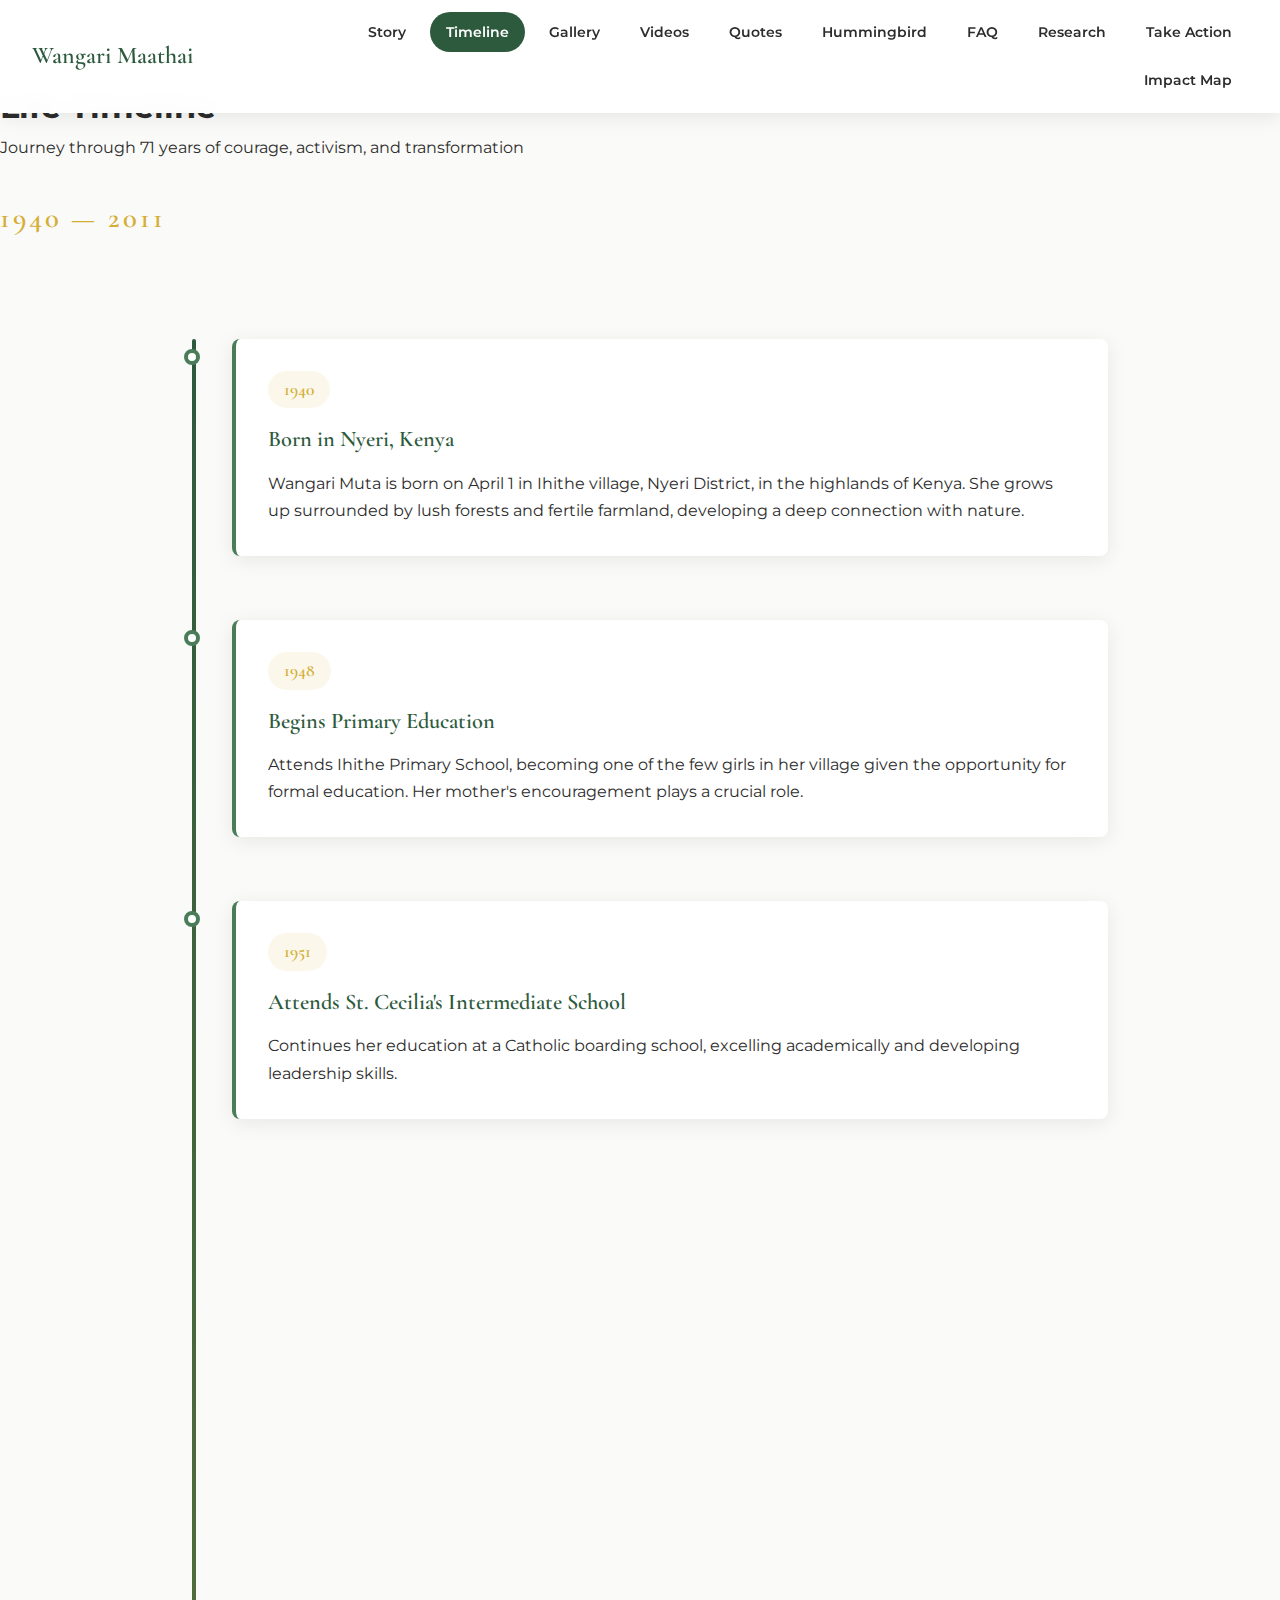
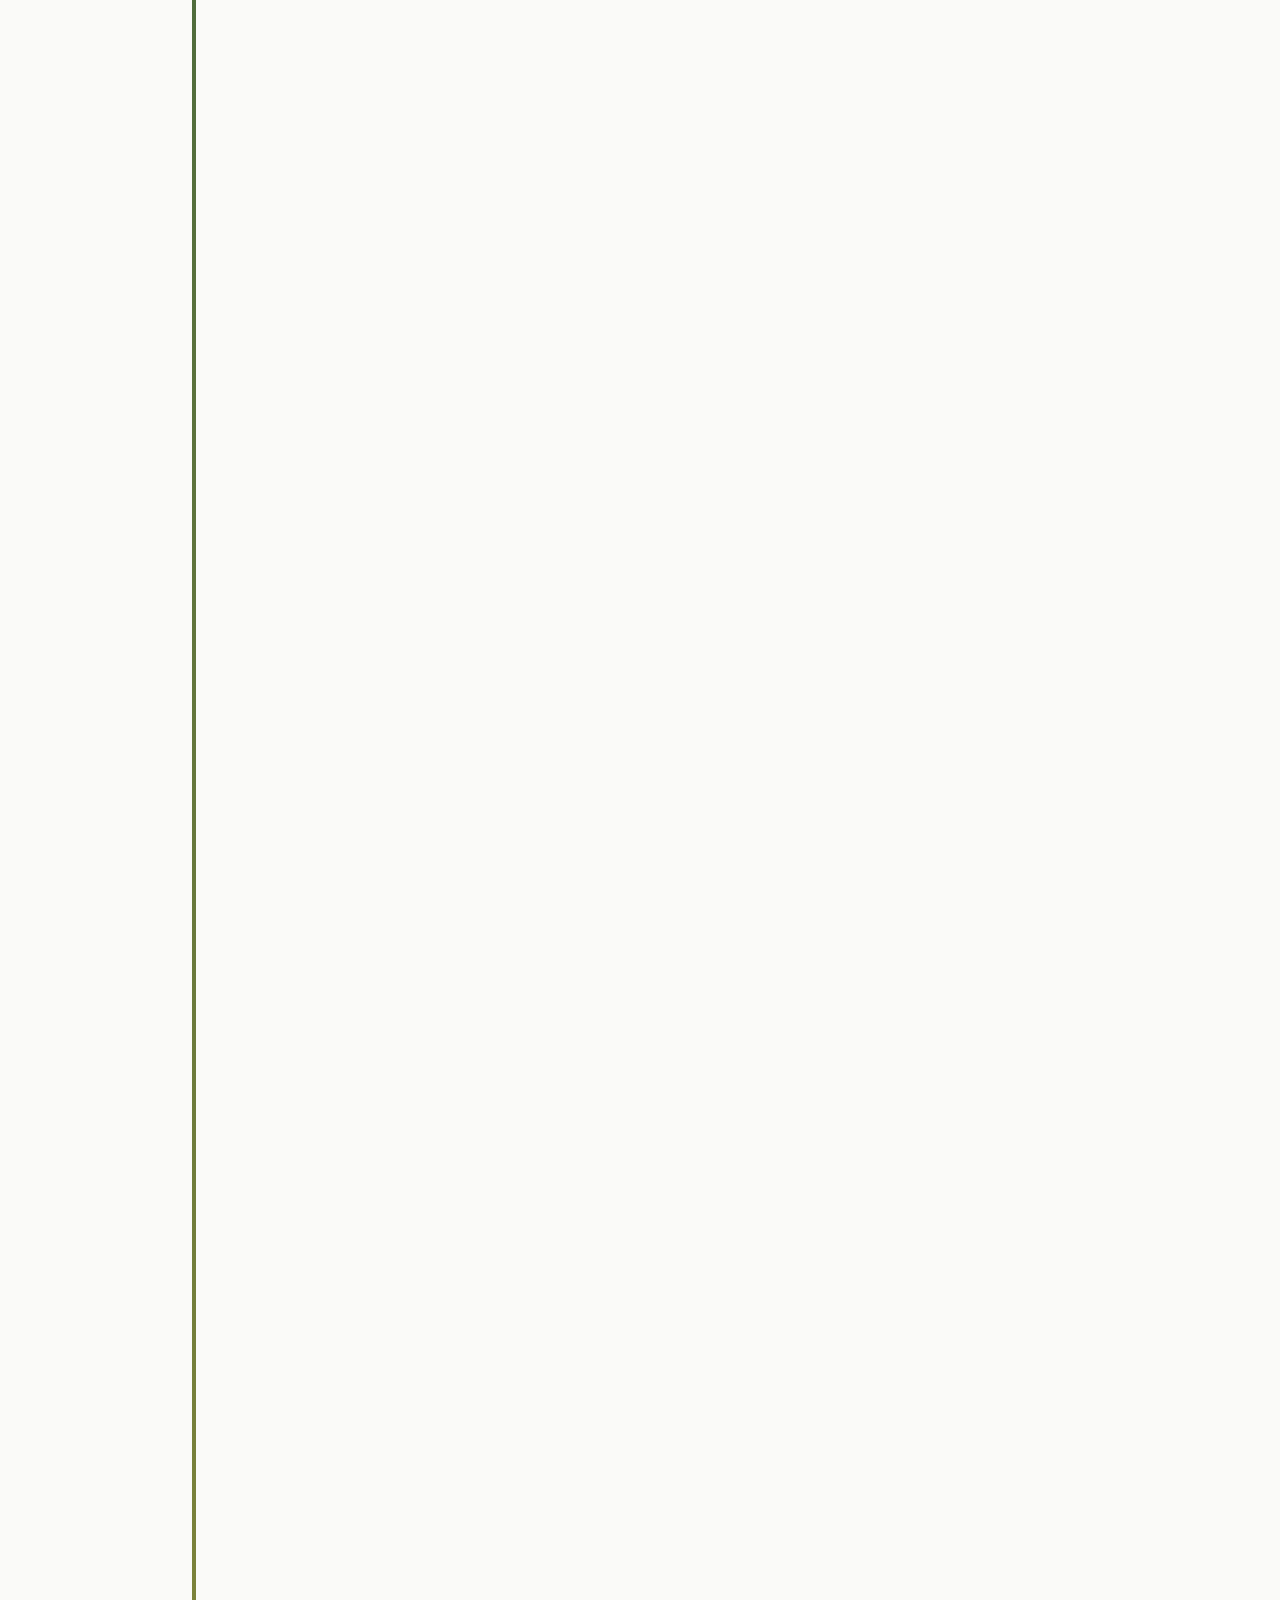
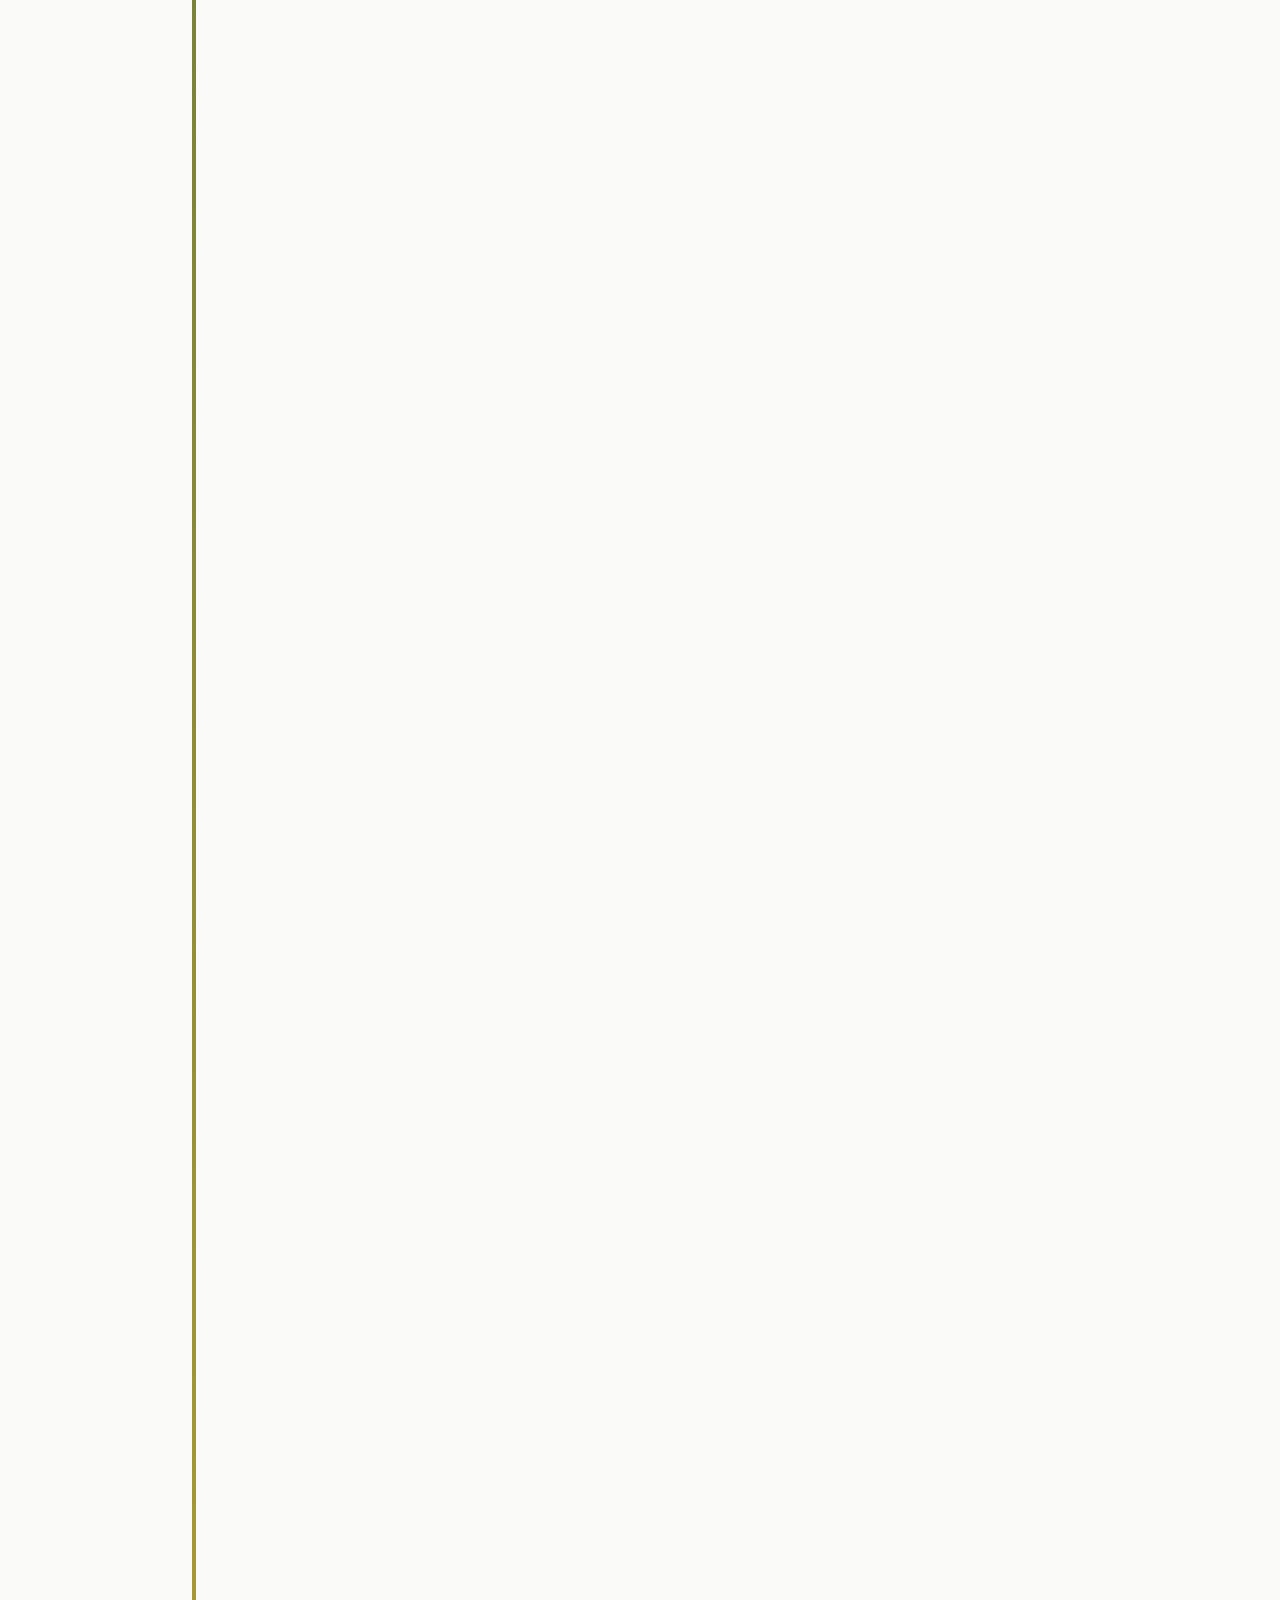
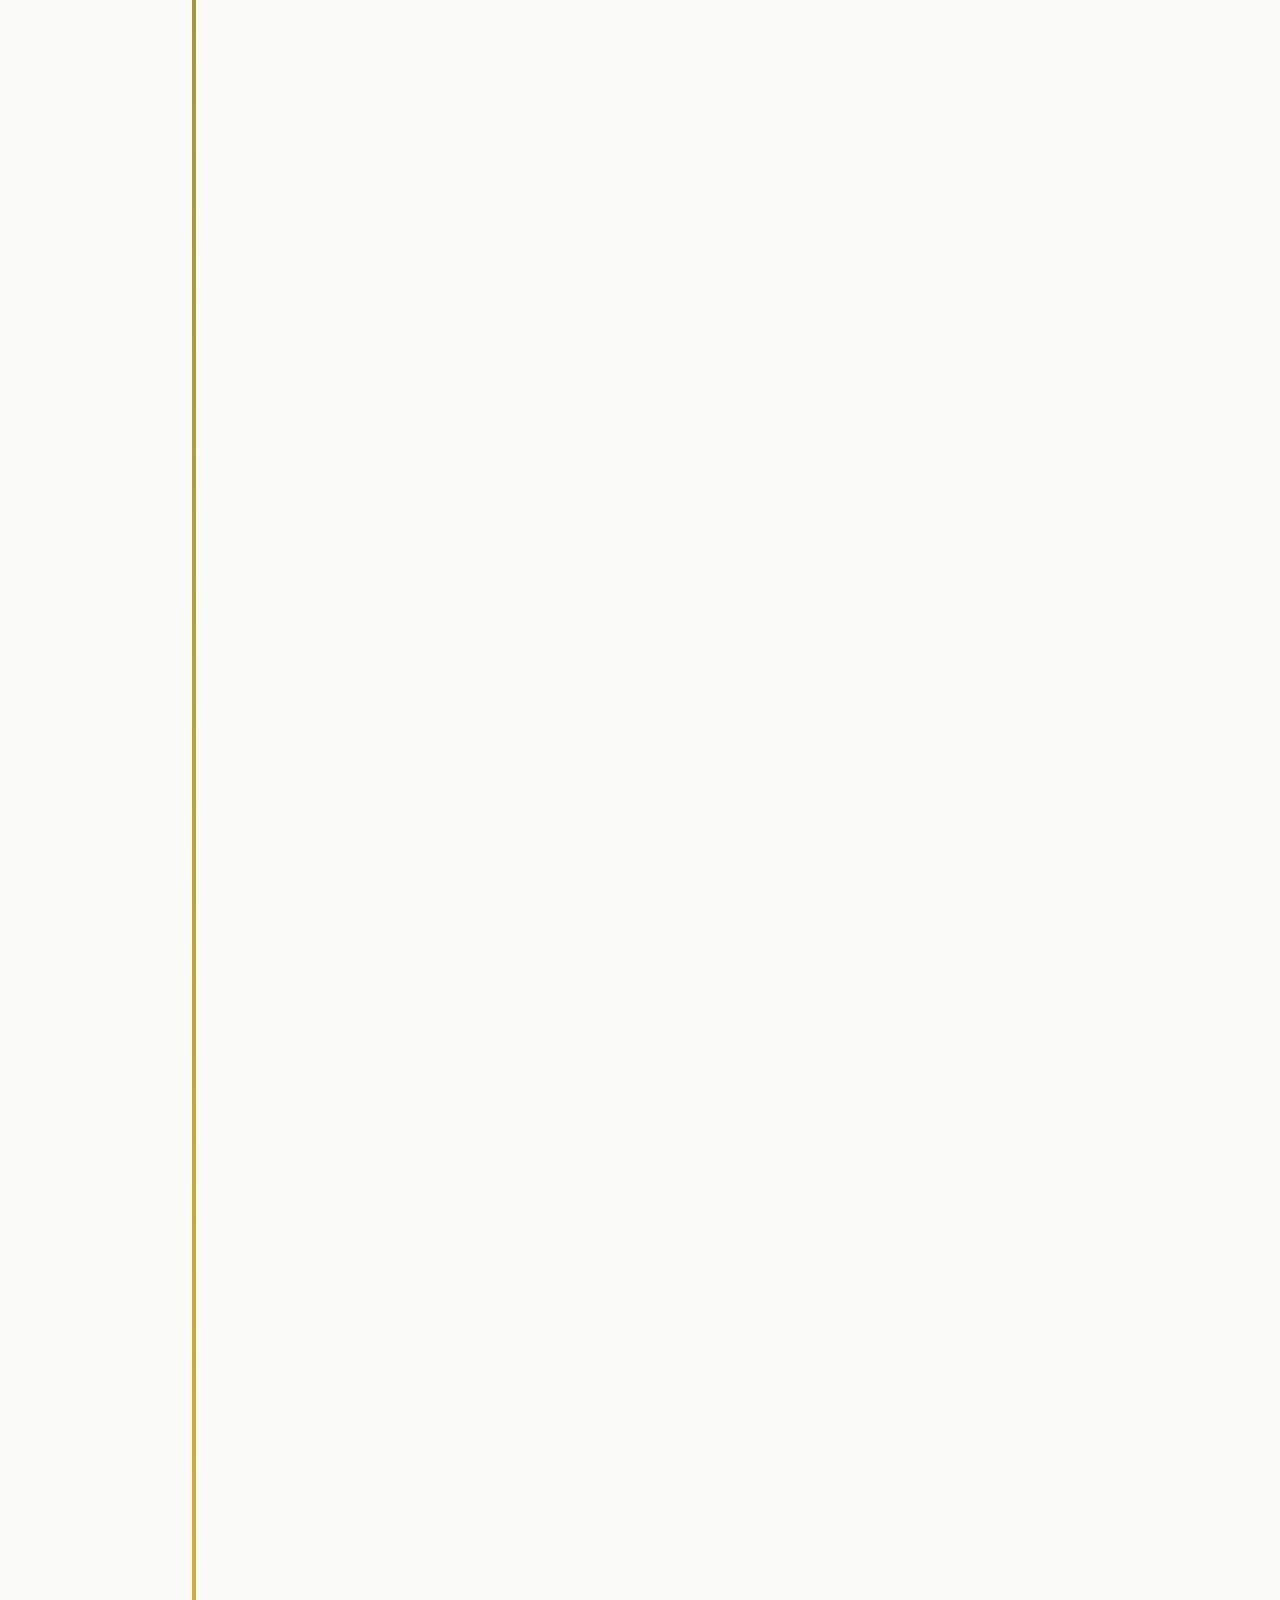
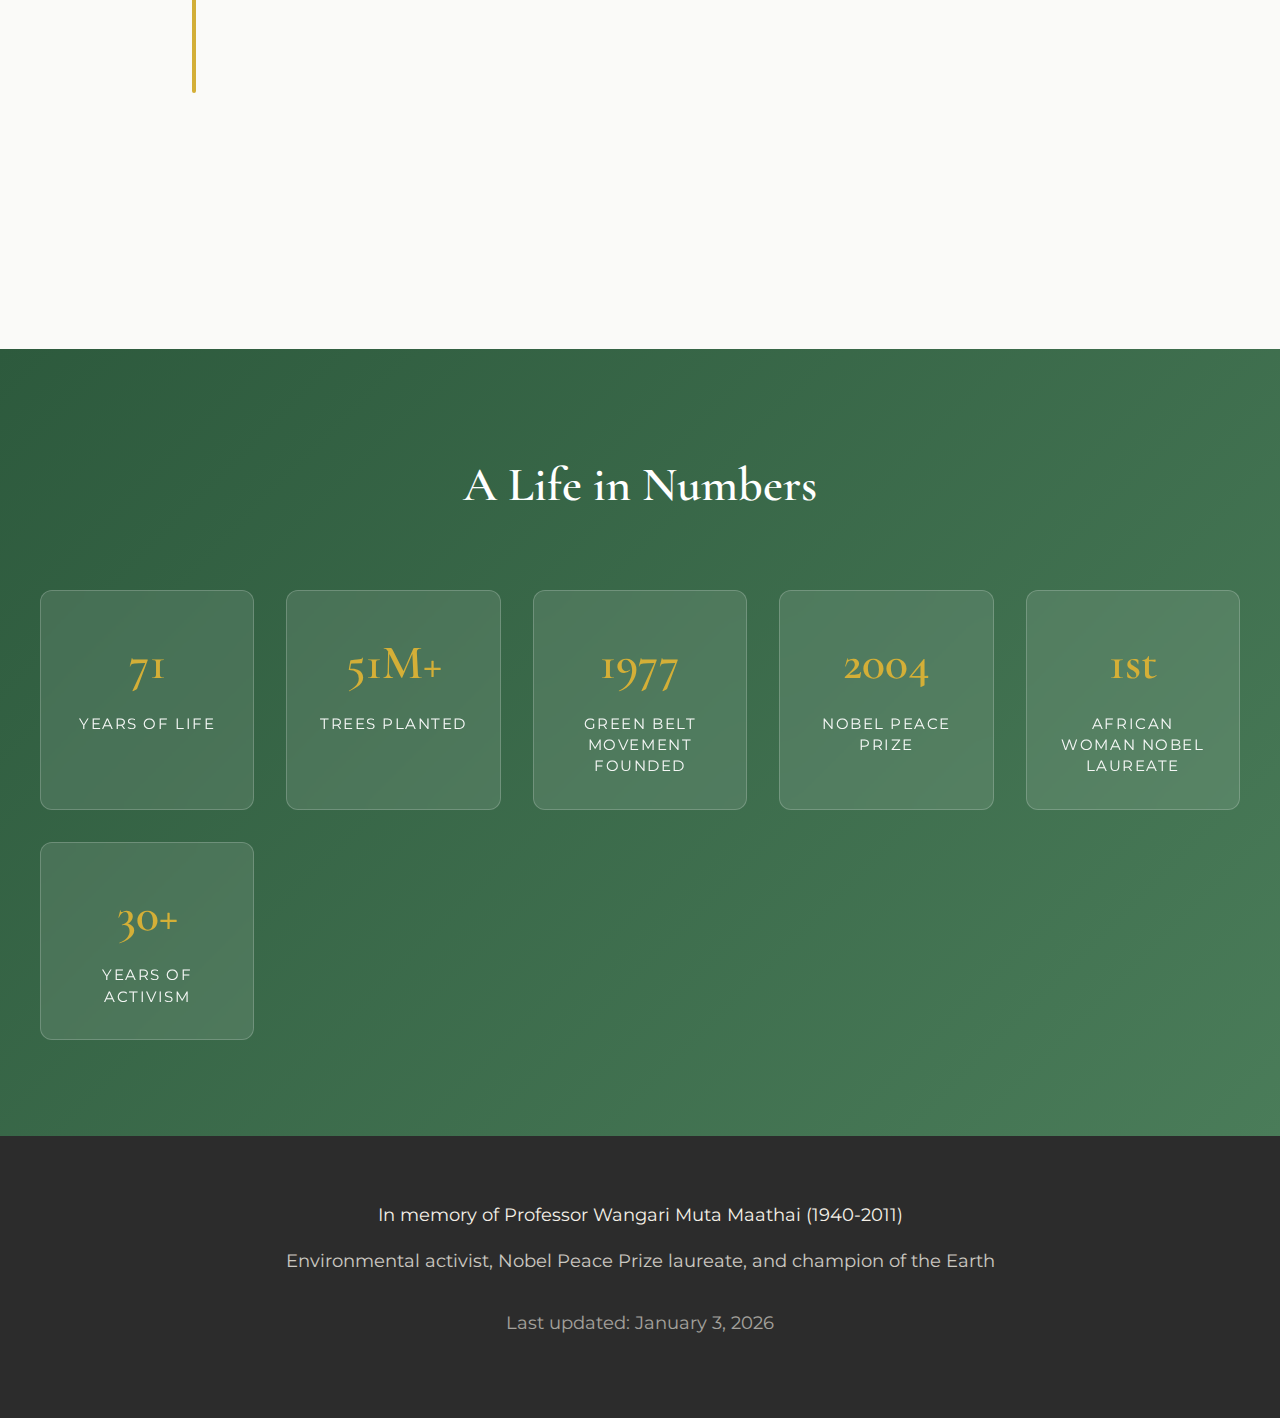
<file: timeline.html>
<!DOCTYPE html>
<html lang="en">
<head>
    <meta charset="UTF-8">
    <meta name="viewport" content="width=device-width, initial-scale=1.0">

    <!-- Primary SEO Meta Tags -->
    <title>Wangari Maathai Timeline | Life Events 1940-2011</title>
    <meta name="title" content="Wangari Maathai Timeline | Life Events 1940-2011">
    <meta name="description" content="Interactive timeline of Wangari Maathai's life from her birth in 1940 to her death in 2011. Key milestones include founding the Green Belt Movement (1977) and winning the Nobel Peace Prize (2004).">
    <meta name="keywords" content="Wangari Maathai timeline, Wangari Maathai biography, Nobel Peace Prize 2004, Green Belt Movement history, African woman history">
    <meta name="author" content="Wangari Maathai Memorial">
    <meta name="robots" content="index, follow">
    <link rel="canonical" href="https://wangarimutamaathai.com/timeline.html">

    <!-- Open Graph / Facebook -->
    <meta property="og:type" content="website">
    <meta property="og:url" content="https://wangarimutamaathai.com/timeline.html">
    <meta property="og:title" content="Wangari Maathai Timeline | Life Events 1940-2011">
    <meta property="og:description" content="Interactive timeline of Wangari Maathai's life from 1940 to 2011.">
    <meta property="og:image" content="https://wangarimutamaathai.com/images/wangari-maathai-portrait.jpg">
    <meta property="og:site_name" content="Wangari Maathai Memorial">

    <!-- Twitter -->
    <meta name="twitter:card" content="summary_large_image">
    <meta name="twitter:url" content="https://wangarimutamaathai.com/timeline.html">
    <meta name="twitter:title" content="Wangari Maathai Timeline | Life Events 1940-2011">
    <meta name="twitter:description" content="Interactive timeline of Wangari Maathai's life from 1940 to 2011.">
    <meta name="twitter:image" content="https://wangarimutamaathai.com/images/wangari-maathai-portrait.jpg">

    <!-- Person Schema -->
    <script type="application/ld+json">
    {
        "@context": "https://schema.org",
        "@type": "Person",
        "name": "Wangari Muta Maathai",
        "alternateName": ["Wangarĩ Maathai", "Professor Maathai"],
        "birthDate": "1940-04-01",
        "deathDate": "2011-09-25",
        "birthPlace": {"@type": "Place", "name": "Ihithe, Nyeri, Kenya"},
        "nationality": "Kenyan",
        "description": "Kenyan environmental activist who founded the Green Belt Movement and became the first African woman to win the Nobel Peace Prize in 2004.",
        "award": ["Nobel Peace Prize (2004)", "Right Livelihood Award (1984)", "Goldman Environmental Prize (1991)"],
        "sameAs": [
            "https://en.wikipedia.org/wiki/Wangari_Maathai",
            "https://www.wikidata.org/wiki/Q46795",
            "https://www.nobelprize.org/prizes/peace/2004/maathai/"
        ]
    }
    </script>

    <link rel="icon" type="image/svg+xml" href="favicon.svg">
    <link rel="apple-touch-icon" href="favicon.svg">
    <link rel="stylesheet" href="styles.css">
    <link rel="stylesheet" href="nav-shared.css">
    <link rel="stylesheet" href="timeline-styles.css">
    <link rel="preconnect" href="https://fonts.googleapis.com">
    <link rel="preconnect" href="https://fonts.gstatic.com" crossorigin>
    <link href="https://fonts.googleapis.com/css2?family=Cormorant+Garamond:ital,wght@0,300;0,400;0,600;1,300;1,400&family=Montserrat:wght@300;400;600&display=swap" rel="stylesheet">
</head>
<body class="timeline-page">
    <!-- Main Navigation -->
    <nav class="main-navigation">
        <div class="main-nav-container">
            <a href="index.html" class="main-nav-logo">Wangari Maathai</a>
            <button class="mobile-menu-toggle" aria-label="Toggle menu">☰</button>
            <div class="main-nav-links">
                <a href="index.html" class="main-nav-link">Story</a>
                <a href="timeline.html" class="main-nav-link active">Timeline</a>
                <a href="gallery.html" class="main-nav-link">Gallery</a>
                <a href="videos.html" class="main-nav-link">Videos</a>
                <a href="quotes.html" class="main-nav-link">Quotes</a>
                <a href="hummingbird-story.html" class="main-nav-link">Hummingbird</a>
                <a href="faq.html" class="main-nav-link">FAQ</a>
                <a href="research.html" class="main-nav-link">Research</a>
                <a href="action.html" class="main-nav-link">Take Action</a>
                <a href="map.html" class="main-nav-link">Impact Map</a>
            </div>
        </div>
    </nav>

    <!-- Hero Section -->
    <header class="page-hero">
        <div class="hero-content">
            <h1 class="hero-title">Life Timeline</h1>
            <p class="hero-subtitle">Journey through 71 years of courage, activism, and transformation</p>
            <p class="timeline-years">1940 — 2011</p>
        </div>
    </header>

    <!-- Timeline Content -->
    <main class="timeline-content">
        <div class="timeline-container">

            <!-- 1940s -->
            <article class="timeline-event">
                <div class="timeline-marker"></div>
                <div class="timeline-card">
                    <span class="timeline-year">1940</span>
                    <h3 class="timeline-title">Born in Nyeri, Kenya</h3>
                    <p class="timeline-description">
                        Wangari Muta is born on April 1 in Ihithe village, Nyeri District, in the highlands of Kenya.
                        She grows up surrounded by lush forests and fertile farmland, developing a deep connection with nature.
                    </p>
                </div>
            </article>

            <article class="timeline-event">
                <div class="timeline-marker"></div>
                <div class="timeline-card">
                    <span class="timeline-year">1948</span>
                    <h3 class="timeline-title">Begins Primary Education</h3>
                    <p class="timeline-description">
                        Attends Ihithe Primary School, becoming one of the few girls in her village given the opportunity
                        for formal education. Her mother's encouragement plays a crucial role.
                    </p>
                </div>
            </article>

            <!-- 1950s -->
            <article class="timeline-event">
                <div class="timeline-marker"></div>
                <div class="timeline-card">
                    <span class="timeline-year">1951</span>
                    <h3 class="timeline-title">Attends St. Cecilia's Intermediate School</h3>
                    <p class="timeline-description">
                        Continues her education at a Catholic boarding school, excelling academically and developing
                        leadership skills.
                    </p>
                </div>
            </article>

            <article class="timeline-event">
                <div class="timeline-marker"></div>
                <div class="timeline-card">
                    <span class="timeline-year">1956</span>
                    <h3 class="timeline-title">Graduates from Loreto High School</h3>
                    <p class="timeline-description">
                        Completes her secondary education at one of Kenya's most prestigious girls' schools,
                        preparing her for university studies.
                    </p>
                </div>
            </article>

            <!-- 1960s -->
            <article class="timeline-event highlight">
                <div class="timeline-marker"></div>
                <div class="timeline-card">
                    <span class="timeline-year">1960</span>
                    <h3 class="timeline-title">Travels to United States for University</h3>
                    <p class="timeline-description">
                        Receives scholarship through the Kennedy Airlift program to study in the United States.
                        Enrolls at Mount St. Scholastica College (now Benedictine College) in Kansas.
                    </p>
                </div>
            </article>

            <article class="timeline-event">
                <div class="timeline-marker"></div>
                <div class="timeline-card">
                    <span class="timeline-year">1964</span>
                    <h3 class="timeline-title">Earns Bachelor's Degree in Biology</h3>
                    <p class="timeline-description">
                        Graduates with a degree in biology. Continues graduate studies at University of Pittsburgh,
                        earning Master's degree in biological sciences (1966).
                    </p>
                </div>
            </article>

            <article class="timeline-event">
                <div class="timeline-marker"></div>
                <div class="timeline-card">
                    <span class="timeline-year">1966</span>
                    <h3 class="timeline-title">Returns to Kenya</h3>
                    <p class="timeline-description">
                        Returns home to newly independent Kenya. Begins work as research assistant at
                        University College of Nairobi School of Veterinary Medicine.
                    </p>
                </div>
            </article>

            <article class="timeline-event">
                <div class="timeline-marker"></div>
                <div class="timeline-card">
                    <span class="timeline-year">1969</span>
                    <h3 class="timeline-title">Marries Mwangi Mathai</h3>
                    <p class="timeline-description">
                        Marries politician Mwangi Mathai. Takes his surname, becoming Wangari Maathai.
                        They have three children together.
                    </p>
                </div>
            </article>

            <!-- 1970s -->
            <article class="timeline-event highlight">
                <div class="timeline-marker"></div>
                <div class="timeline-card">
                    <span class="timeline-year">1971</span>
                    <h3 class="timeline-title">Earns Doctorate Degree</h3>
                    <p class="timeline-description">
                        Becomes the first woman in East and Central Africa to earn a Ph.D., receiving her doctorate
                        in veterinary anatomy from the University of Nairobi.
                    </p>
                </div>
            </article>

            <article class="timeline-event">
                <div class="timeline-marker"></div>
                <div class="timeline-card">
                    <span class="timeline-year">1974</span>
                    <h3 class="timeline-title">Joins National Council of Women of Kenya</h3>
                    <p class="timeline-description">
                        Becomes active in women's organizations, beginning to connect environmental issues
                        with women's rights and economic empowerment.
                    </p>
                </div>
            </article>

            <article class="timeline-event highlight">
                <div class="timeline-marker"></div>
                <div class="timeline-card">
                    <span class="timeline-year">1977</span>
                    <h3 class="timeline-title">Founds the Green Belt Movement</h3>
                    <p class="timeline-description">
                        On World Environment Day (June 5), plants seven trees in her backyard, marking the beginning
                        of the Green Belt Movement. This grassroots organization will eventually plant over 51 million trees.
                    </p>
                </div>
            </article>

            <article class="timeline-event">
                <div class="timeline-marker"></div>
                <div class="timeline-card">
                    <span class="timeline-year">1979</span>
                    <h3 class="timeline-title">Divorce and Personal Challenges</h3>
                    <p class="timeline-description">
                        Divorces from Mwangi Mathai. Despite personal hardships, she continues her environmental
                        and political activism with renewed determination.
                    </p>
                </div>
            </article>

            <!-- 1980s -->
            <article class="timeline-event">
                <div class="timeline-marker"></div>
                <div class="timeline-card">
                    <span class="timeline-year">1982</span>
                    <h3 class="timeline-title">Runs for Parliament</h3>
                    <p class="timeline-description">
                        Attempts to run for parliament but is disqualified on a technicality. This marks the beginning
                        of increasing political opposition to her activism.
                    </p>
                </div>
            </article>

            <article class="timeline-event highlight">
                <div class="timeline-marker"></div>
                <div class="timeline-card">
                    <span class="timeline-year">1989</span>
                    <h3 class="timeline-title">Uhuru Park Victory</h3>
                    <p class="timeline-description">
                        Leads successful campaign to prevent construction of a 60-story building in Nairobi's Uhuru Park.
                        Despite government opposition and personal attacks, the project is cancelled.
                    </p>
                </div>
            </article>

            <!-- 1990s -->
            <article class="timeline-event">
                <div class="timeline-marker"></div>
                <div class="timeline-card">
                    <span class="timeline-year">1991</span>
                    <h3 class="timeline-title">Imprisoned for Democracy Activism</h3>
                    <p class="timeline-description">
                        Arrested and imprisoned for demanding multiparty democracy and release of political prisoners.
                        International pressure secures her release.
                    </p>
                </div>
            </article>

            <article class="timeline-event">
                <div class="timeline-marker"></div>
                <div class="timeline-card">
                    <span class="timeline-year">1992</span>
                    <h3 class="timeline-title">Survives Violent Attack</h3>
                    <p class="timeline-description">
                        Beaten unconscious by police during pro-democracy protests. Hospitalized but continues activism
                        upon recovery.
                    </p>
                </div>
            </article>

            <article class="timeline-event">
                <div class="timeline-marker"></div>
                <div class="timeline-card">
                    <span class="timeline-year">1998</span>
                    <h3 class="timeline-title">Karura Forest Campaign</h3>
                    <p class="timeline-description">
                        Leads protests to save Karura Forest from illegal land grabbing and development.
                        Faces violent opposition but ultimately succeeds in protecting the forest.
                    </p>
                </div>
            </article>

            <!-- 2000s -->
            <article class="timeline-event highlight">
                <div class="timeline-marker"></div>
                <div class="timeline-card">
                    <span class="timeline-year">2002</span>
                    <h3 class="timeline-title">Elected to Parliament</h3>
                    <p class="timeline-description">
                        Elected to Kenya's parliament with overwhelming support (98% of vote) in the Tetu constituency.
                        Appointed Assistant Minister for Environment and Natural Resources.
                    </p>
                </div>
            </article>

            <article class="timeline-event highlight">
                <div class="timeline-marker"></div>
                <div class="timeline-card">
                    <span class="timeline-year">2004</span>
                    <h3 class="timeline-title">Wins Nobel Peace Prize</h3>
                    <p class="timeline-description">
                        Becomes the first African woman to receive the Nobel Peace Prize "for her contribution to
                        sustainable development, democracy and peace." Receives award in Oslo on December 10.
                    </p>
                </div>
            </article>

            <article class="timeline-event">
                <div class="timeline-marker"></div>
                <div class="timeline-card">
                    <span class="timeline-year">2006</span>
                    <h3 class="timeline-title">Publishes "Unbowed"</h3>
                    <p class="timeline-description">
                        Her autobiography "Unbowed: A Memoir" is published, becoming an international bestseller
                        and inspiring millions around the world.
                    </p>
                </div>
            </article>

            <article class="timeline-event">
                <div class="timeline-marker"></div>
                <div class="timeline-card">
                    <span class="timeline-year">2009</span>
                    <h3 class="timeline-title">UN Messenger of Peace</h3>
                    <p class="timeline-description">
                        Appointed UN Messenger of Peace by Secretary-General Ban Ki-moon, focusing on
                        environment and climate change.
                    </p>
                </div>
            </article>

            <!-- 2010s -->
            <article class="timeline-event">
                <div class="timeline-marker"></div>
                <div class="timeline-card">
                    <span class="timeline-year">2011</span>
                    <h3 class="timeline-title">Legacy Lives On</h3>
                    <p class="timeline-description">
                        Wangari Maathai passes away on September 25 from ovarian cancer at age 71.
                        Her legacy continues through the Green Belt Movement and millions of lives she touched.
                        Over 51 million trees stand as living monuments to her vision.
                    </p>
                </div>
            </article>

        </div>
    </main>

    <!-- Statistics Section -->
    <section class="timeline-stats">
        <div class="stats-container">
            <h2 class="stats-title">A Life in Numbers</h2>
            <div class="stats-grid">
                <div class="stat-box">
                    <div class="stat-number">71</div>
                    <div class="stat-label">Years of Life</div>
                </div>
                <div class="stat-box">
                    <div class="stat-number">51M+</div>
                    <div class="stat-label">Trees Planted</div>
                </div>
                <div class="stat-box">
                    <div class="stat-number">1977</div>
                    <div class="stat-label">Green Belt Movement Founded</div>
                </div>
                <div class="stat-box">
                    <div class="stat-number">2004</div>
                    <div class="stat-label">Nobel Peace Prize</div>
                </div>
                <div class="stat-box">
                    <div class="stat-number">1st</div>
                    <div class="stat-label">African Woman Nobel Laureate</div>
                </div>
                <div class="stat-box">
                    <div class="stat-number">30+</div>
                    <div class="stat-label">Years of Activism</div>
                </div>
            </div>
        </div>
    </section>

    <!-- Footer -->
    <footer class="footer">
        <div class="footer-content">
            <p>In memory of Professor Wangari Muta Maathai (1940-2011)</p>
            <p class="footer-small">Environmental activist, Nobel Peace Prize laureate, and champion of the Earth</p>
            <p class="footer-updated">Last updated: <time datetime="2026-01-03">January 3, 2026</time></p>
        </div>
    </footer>

    <!-- BreadcrumbList Schema -->
    <script type="application/ld+json">
    {
        "@context": "https://schema.org",
        "@type": "BreadcrumbList",
        "itemListElement": [
            {"@type": "ListItem", "position": 1, "name": "Home", "item": "https://wangarimutamaathai.com/"},
            {"@type": "ListItem", "position": 2, "name": "Timeline", "item": "https://wangarimutamaathai.com/timeline.html"}
        ]
    }
    </script>

    <script src="nav-shared.js"></script>
    <script src="timeline-script.js"></script>
</body>
</html>
</file>
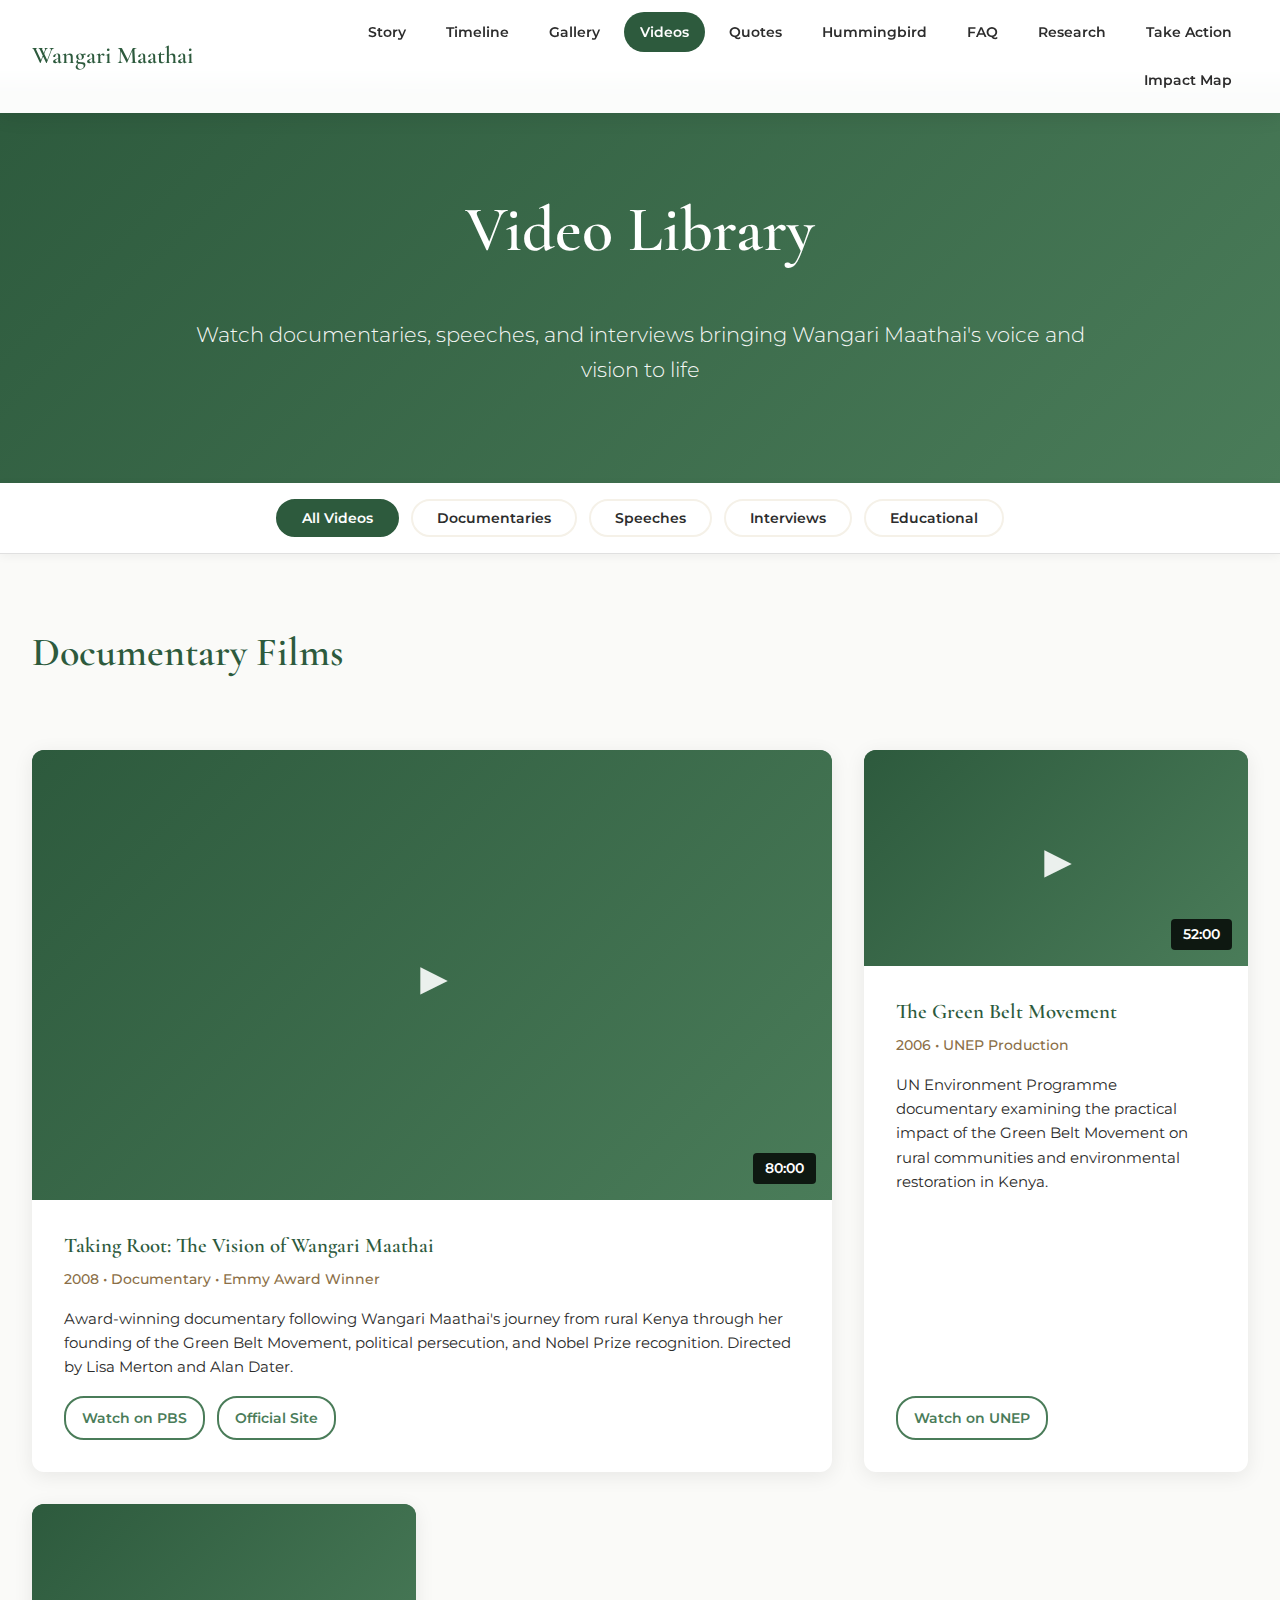
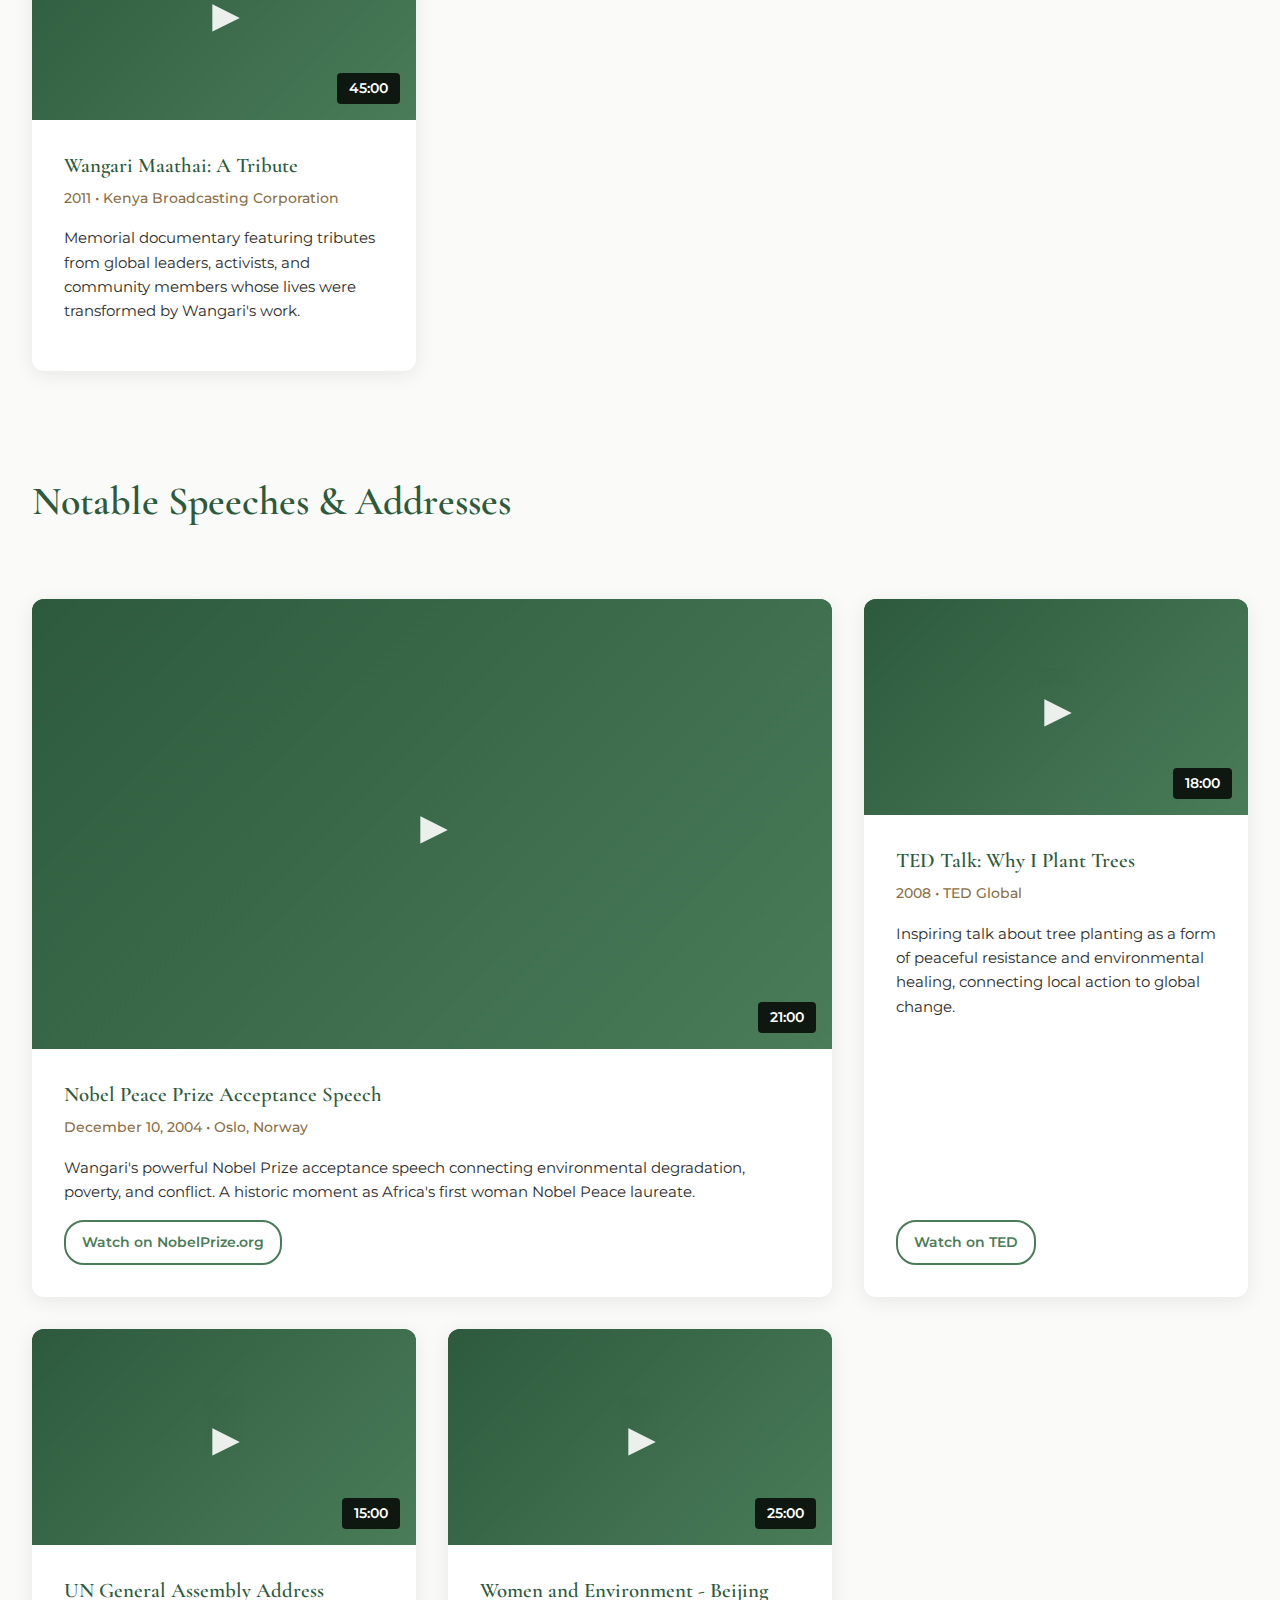
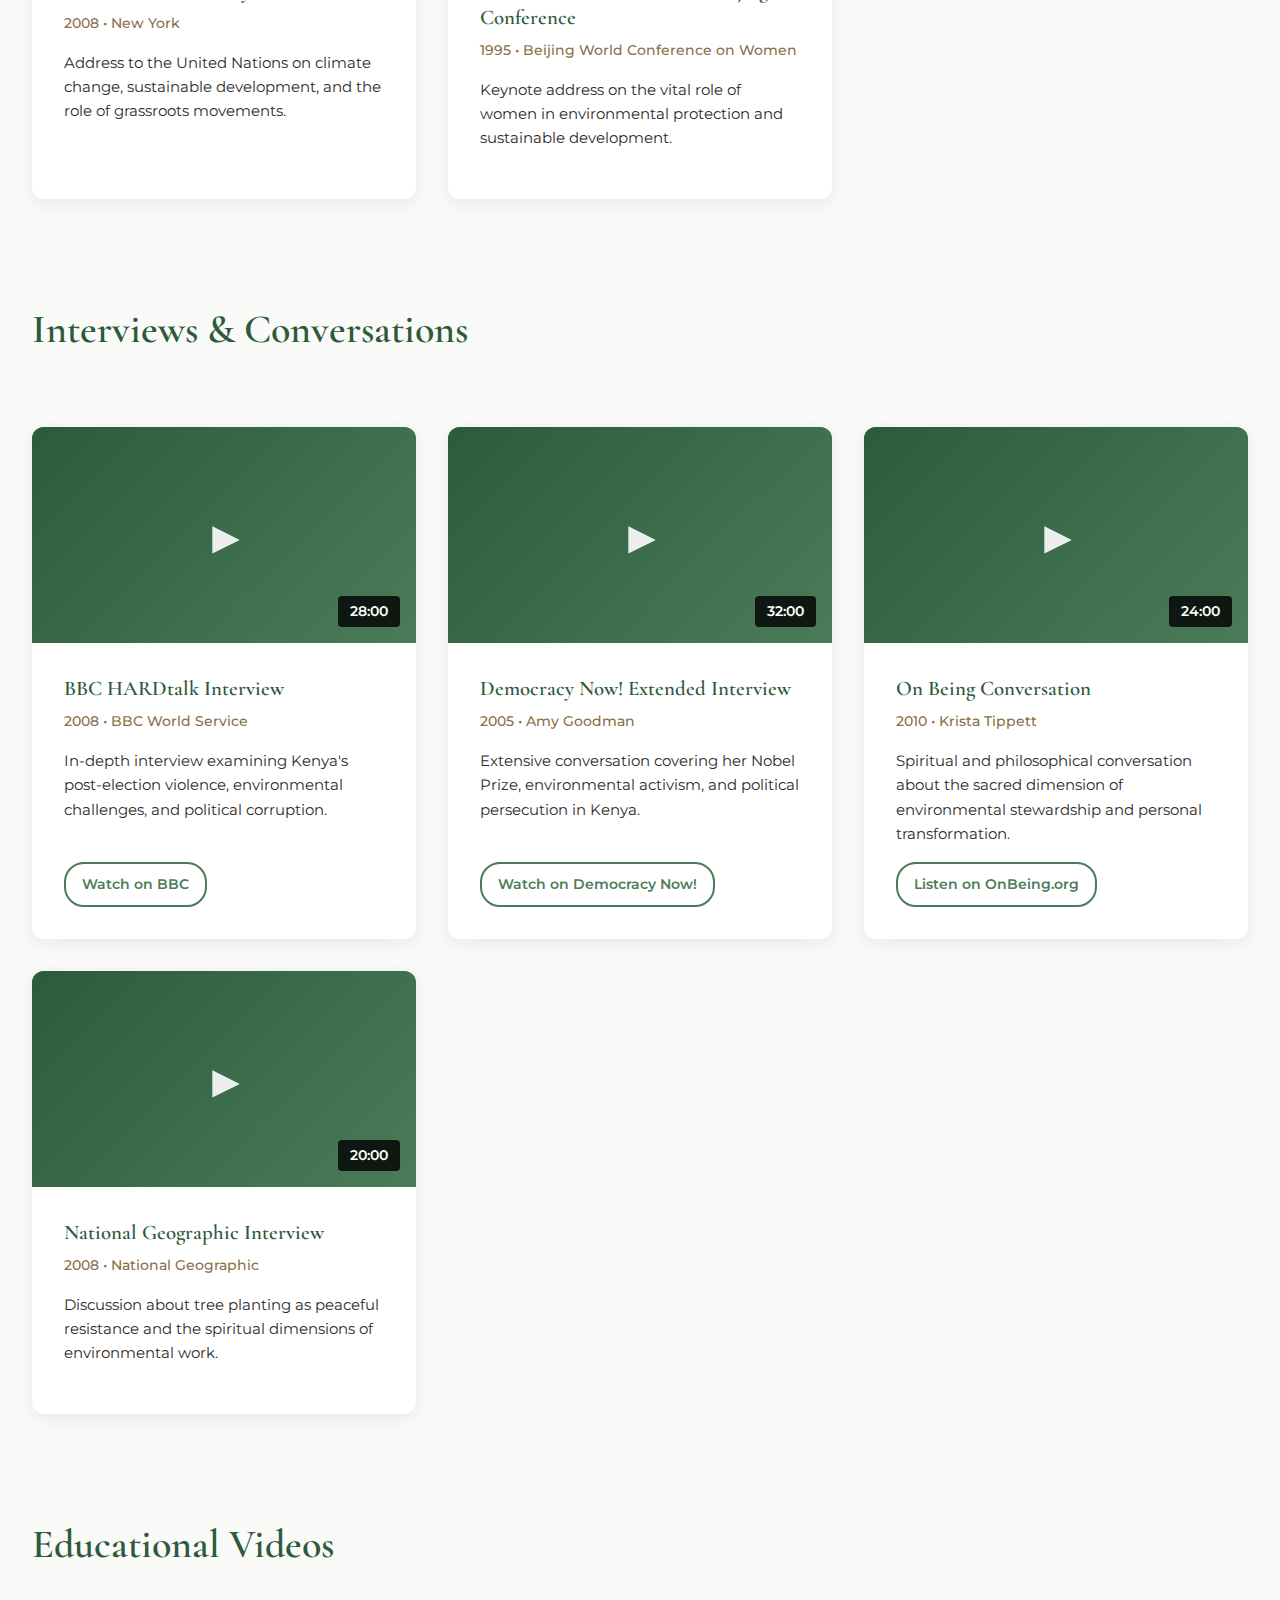
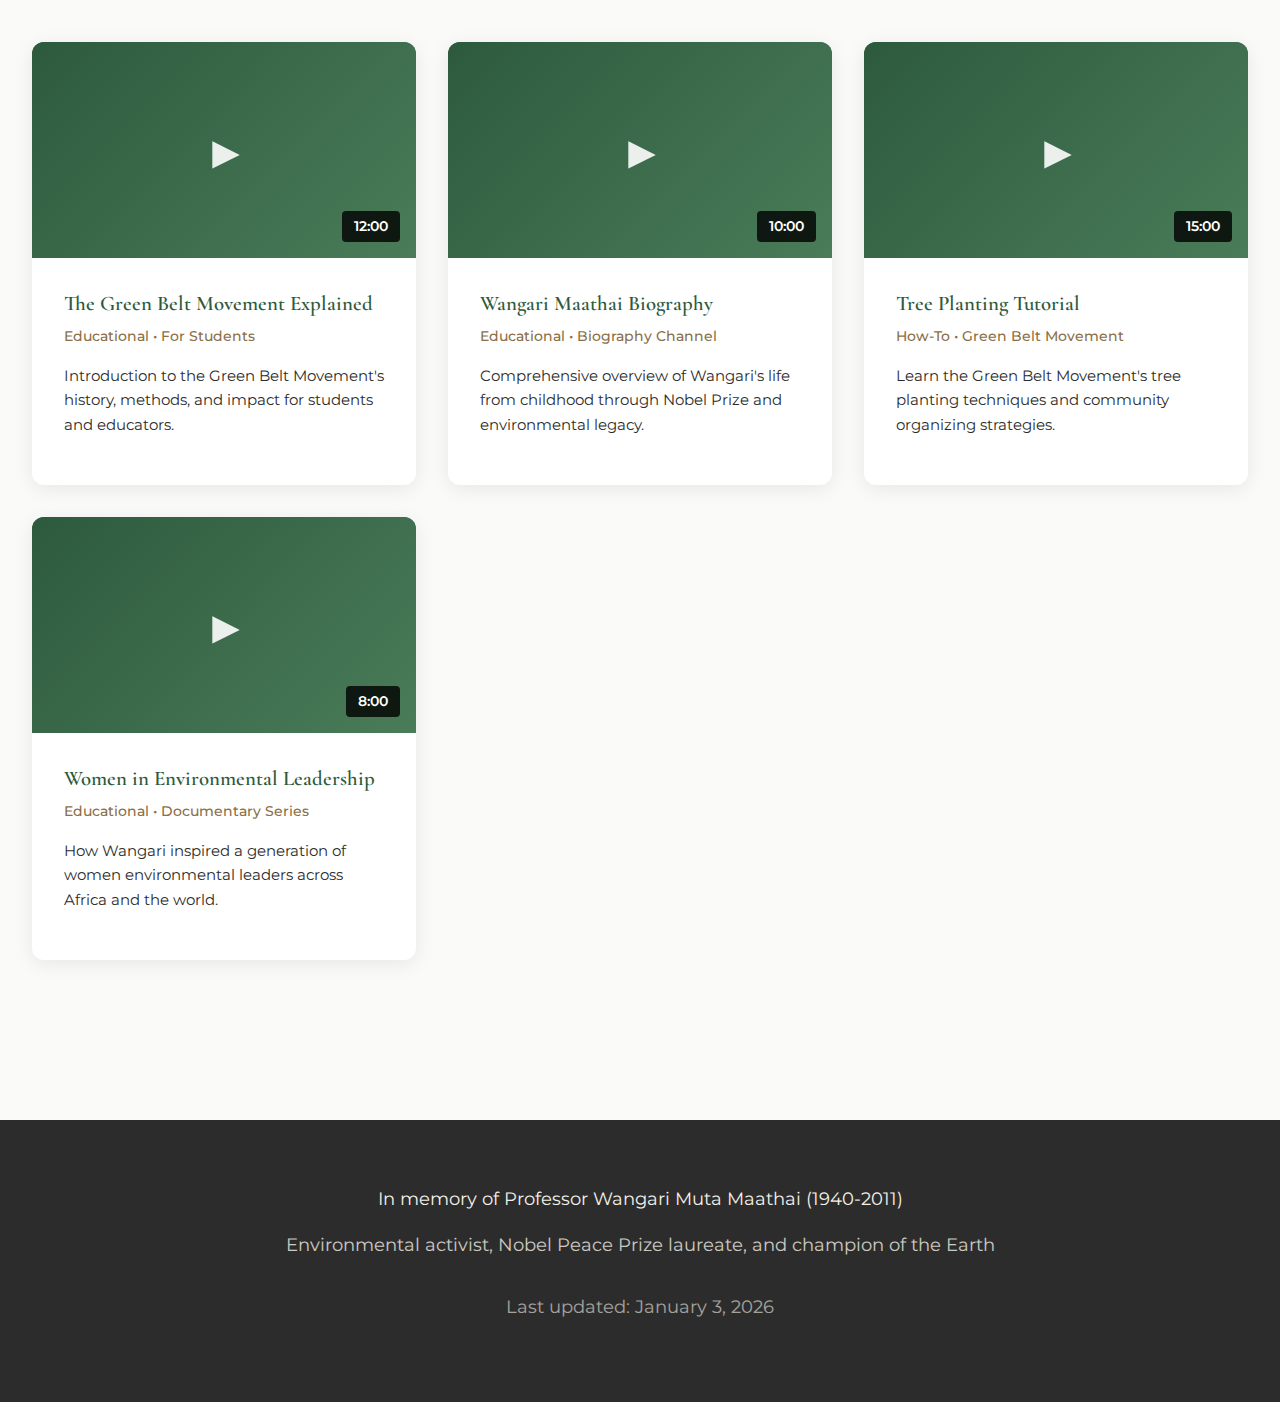
<file: videos.html>
<!DOCTYPE html>
<html lang="en">
<head>
    <meta charset="UTF-8">
    <meta name="viewport" content="width=device-width, initial-scale=1.0">
    <title>Wangari Maathai Videos | Speeches, Documentaries & Interviews</title>
    <meta name="title" content="Wangari Maathai Videos | Speeches, Documentaries & Interviews">
    <meta name="description" content="Watch Wangari Maathai videos including documentaries, Nobel Prize speech, interviews, and the famous hummingbird story. Hear her voice and vision in her own words.">
    <meta name="robots" content="index, follow">
    <link rel="canonical" href="https://wangarimutamaathai.com/videos.html">
    <meta property="og:type" content="website">
    <meta property="og:url" content="https://wangarimutamaathai.com/videos.html">
    <meta property="og:title" content="Wangari Maathai Videos | Speeches & Documentaries">
    <meta property="og:description" content="Watch documentaries, speeches, and interviews featuring Wangari Maathai.">
    <meta property="og:image" content="https://wangarimutamaathai.com/images/wangari-maathai-portrait.jpg">
    <meta name="twitter:card" content="summary_large_image">
    <script type="application/ld+json">
    {"@context":"https://schema.org","@type":"Person","name":"Wangari Muta Maathai","birthDate":"1940-04-01","deathDate":"2011-09-25","description":"Kenyan environmental activist who founded the Green Belt Movement and became the first African woman to win the Nobel Peace Prize in 2004.","sameAs":["https://en.wikipedia.org/wiki/Wangari_Maathai","https://www.nobelprize.org/prizes/peace/2004/maathai/"]}
    </script>
    <link rel="icon" type="image/svg+xml" href="favicon.svg">
    <link rel="apple-touch-icon" href="favicon.svg">
    <link rel="stylesheet" href="styles.css">
    <link rel="stylesheet" href="nav-shared.css">
    <link rel="stylesheet" href="videos-styles.css">
    <link rel="preconnect" href="https://fonts.googleapis.com">
    <link rel="preconnect" href="https://fonts.gstatic.com" crossorigin>
    <link href="https://fonts.googleapis.com/css2?family=Cormorant+Garamond:ital,wght@0,300;0,400;0,600;1,300;1,400&family=Montserrat:wght@300;400;600&display=swap" rel="stylesheet">
</head>
<body class="videos-page">
    <!-- Main Navigation -->
    <nav class="main-navigation">
        <div class="main-nav-container">
            <a href="index.html" class="main-nav-logo">Wangari Maathai</a>
            <button class="mobile-menu-toggle" aria-label="Toggle menu">☰</button>
            <div class="main-nav-links">
                <a href="index.html" class="main-nav-link">Story</a>
                <a href="timeline.html" class="main-nav-link">Timeline</a>
                <a href="gallery.html" class="main-nav-link">Gallery</a>
                <a href="videos.html" class="main-nav-link active">Videos</a>
                <a href="quotes.html" class="main-nav-link">Quotes</a>
                <a href="hummingbird-story.html" class="main-nav-link">Hummingbird</a>
                <a href="faq.html" class="main-nav-link">FAQ</a>
                <a href="research.html" class="main-nav-link">Research</a>
                <a href="action.html" class="main-nav-link">Take Action</a>
                <a href="map.html" class="main-nav-link">Impact Map</a>
            </div>
        </div>
    </nav>

    <!-- Hero Section -->
    <header class="page-hero">
        <div class="hero-content">
            <h1 class="hero-title">Video Library</h1>
            <p class="hero-subtitle">Watch documentaries, speeches, and interviews bringing Wangari Maathai's voice and vision to life</p>
        </div>
    </header>

    <!-- Video Categories -->
    <nav class="video-categories">
        <button class="category-btn active" data-category="all">All Videos</button>
        <button class="category-btn" data-category="documentaries">Documentaries</button>
        <button class="category-btn" data-category="speeches">Speeches</button>
        <button class="category-btn" data-category="interviews">Interviews</button>
        <button class="category-btn" data-category="educational">Educational</button>
    </nav>

    <!-- Main Content -->
    <main class="video-content">

        <!-- Documentaries Section -->
        <section class="video-section" data-category="documentaries">
            <h2 class="section-title">Documentary Films</h2>

            <div class="video-grid">
                <article class="video-card featured">
                    <div class="video-thumbnail">
                        <div class="video-placeholder">
                            <span class="play-icon">▶</span>
                            <div class="video-duration">80:00</div>
                        </div>
                    </div>
                    <div class="video-info">
                        <h3 class="video-title">Taking Root: The Vision of Wangari Maathai</h3>
                        <p class="video-meta">2008 • Documentary • Emmy Award Winner</p>
                        <p class="video-description">
                            Award-winning documentary following Wangari Maathai's journey from rural Kenya through
                            her founding of the Green Belt Movement, political persecution, and Nobel Prize recognition.
                            Directed by Lisa Merton and Alan Dater.
                        </p>
                        <div class="video-links">
                            <a href="https://www.pbs.org" target="_blank" class="video-link">Watch on PBS</a>
                            <a href="https://takingrootfilm.com" target="_blank" class="video-link">Official Site</a>
                        </div>
                    </div>
                </article>

                <article class="video-card" data-category="documentaries">
                    <div class="video-thumbnail">
                        <div class="video-placeholder">
                            <span class="play-icon">▶</span>
                            <div class="video-duration">52:00</div>
                        </div>
                    </div>
                    <div class="video-info">
                        <h3 class="video-title">The Green Belt Movement</h3>
                        <p class="video-meta">2006 • UNEP Production</p>
                        <p class="video-description">
                            UN Environment Programme documentary examining the practical impact of the Green Belt
                            Movement on rural communities and environmental restoration in Kenya.
                        </p>
                        <div class="video-links">
                            <a href="https://www.unep.org" target="_blank" class="video-link">Watch on UNEP</a>
                        </div>
                    </div>
                </article>

                <article class="video-card" data-category="documentaries">
                    <div class="video-thumbnail">
                        <div class="video-placeholder">
                            <span class="play-icon">▶</span>
                            <div class="video-duration">45:00</div>
                        </div>
                    </div>
                    <div class="video-info">
                        <h3 class="video-title">Wangari Maathai: A Tribute</h3>
                        <p class="video-meta">2011 • Kenya Broadcasting Corporation</p>
                        <p class="video-description">
                            Memorial documentary featuring tributes from global leaders, activists, and community
                            members whose lives were transformed by Wangari's work.
                        </p>
                    </div>
                </article>
            </div>
        </section>

        <!-- Speeches Section -->
        <section class="video-section" data-category="speeches">
            <h2 class="section-title">Notable Speeches & Addresses</h2>

            <div class="video-grid">
                <article class="video-card featured" data-category="speeches">
                    <div class="video-thumbnail">
                        <div class="video-placeholder">
                            <span class="play-icon">▶</span>
                            <div class="video-duration">21:00</div>
                        </div>
                    </div>
                    <div class="video-info">
                        <h3 class="video-title">Nobel Peace Prize Acceptance Speech</h3>
                        <p class="video-meta">December 10, 2004 • Oslo, Norway</p>
                        <p class="video-description">
                            Wangari's powerful Nobel Prize acceptance speech connecting environmental degradation,
                            poverty, and conflict. A historic moment as Africa's first woman Nobel Peace laureate.
                        </p>
                        <div class="video-links">
                            <a href="https://www.nobelprize.org/prizes/peace/2004/maathai/lecture/" target="_blank" class="video-link">Watch on NobelPrize.org</a>
                        </div>
                    </div>
                </article>

                <article class="video-card" data-category="speeches">
                    <div class="video-thumbnail">
                        <div class="video-placeholder">
                            <span class="play-icon">▶</span>
                            <div class="video-duration">18:00</div>
                        </div>
                    </div>
                    <div class="video-info">
                        <h3 class="video-title">TED Talk: Why I Plant Trees</h3>
                        <p class="video-meta">2008 • TED Global</p>
                        <p class="video-description">
                            Inspiring talk about tree planting as a form of peaceful resistance and environmental
                            healing, connecting local action to global change.
                        </p>
                        <div class="video-links">
                            <a href="https://www.ted.com" target="_blank" class="video-link">Watch on TED</a>
                        </div>
                    </div>
                </article>

                <article class="video-card" data-category="speeches">
                    <div class="video-thumbnail">
                        <div class="video-placeholder">
                            <span class="play-icon">▶</span>
                            <div class="video-duration">15:00</div>
                        </div>
                    </div>
                    <div class="video-info">
                        <h3 class="video-title">UN General Assembly Address</h3>
                        <p class="video-meta">2008 • New York</p>
                        <p class="video-description">
                            Address to the United Nations on climate change, sustainable development,
                            and the role of grassroots movements.
                        </p>
                    </div>
                </article>

                <article class="video-card" data-category="speeches">
                    <div class="video-thumbnail">
                        <div class="video-placeholder">
                            <span class="play-icon">▶</span>
                            <div class="video-duration">25:00</div>
                        </div>
                    </div>
                    <div class="video-info">
                        <h3 class="video-title">Women and Environment - Beijing Conference</h3>
                        <p class="video-meta">1995 • Beijing World Conference on Women</p>
                        <p class="video-description">
                            Keynote address on the vital role of women in environmental protection
                            and sustainable development.
                        </p>
                    </div>
                </article>
            </div>
        </section>

        <!-- Interviews Section -->
        <section class="video-section" data-category="interviews">
            <h2 class="section-title">Interviews & Conversations</h2>

            <div class="video-grid">
                <article class="video-card" data-category="interviews">
                    <div class="video-thumbnail">
                        <div class="video-placeholder">
                            <span class="play-icon">▶</span>
                            <div class="video-duration">28:00</div>
                        </div>
                    </div>
                    <div class="video-info">
                        <h3 class="video-title">BBC HARDtalk Interview</h3>
                        <p class="video-meta">2008 • BBC World Service</p>
                        <p class="video-description">
                            In-depth interview examining Kenya's post-election violence, environmental
                            challenges, and political corruption.
                        </p>
                        <div class="video-links">
                            <a href="https://www.bbc.com" target="_blank" class="video-link">Watch on BBC</a>
                        </div>
                    </div>
                </article>

                <article class="video-card" data-category="interviews">
                    <div class="video-thumbnail">
                        <div class="video-placeholder">
                            <span class="play-icon">▶</span>
                            <div class="video-duration">32:00</div>
                        </div>
                    </div>
                    <div class="video-info">
                        <h3 class="video-title">Democracy Now! Extended Interview</h3>
                        <p class="video-meta">2005 • Amy Goodman</p>
                        <p class="video-description">
                            Extensive conversation covering her Nobel Prize, environmental activism,
                            and political persecution in Kenya.
                        </p>
                        <div class="video-links">
                            <a href="https://www.democracynow.org" target="_blank" class="video-link">Watch on Democracy Now!</a>
                        </div>
                    </div>
                </article>

                <article class="video-card" data-category="interviews">
                    <div class="video-thumbnail">
                        <div class="video-placeholder">
                            <span class="play-icon">▶</span>
                            <div class="video-duration">24:00</div>
                        </div>
                    </div>
                    <div class="video-info">
                        <h3 class="video-title">On Being Conversation</h3>
                        <p class="video-meta">2010 • Krista Tippett</p>
                        <p class="video-description">
                            Spiritual and philosophical conversation about the sacred dimension of
                            environmental stewardship and personal transformation.
                        </p>
                        <div class="video-links">
                            <a href="https://onbeing.org" target="_blank" class="video-link">Listen on OnBeing.org</a>
                        </div>
                    </div>
                </article>

                <article class="video-card" data-category="interviews">
                    <div class="video-thumbnail">
                        <div class="video-placeholder">
                            <span class="play-icon">▶</span>
                            <div class="video-duration">20:00</div>
                        </div>
                    </div>
                    <div class="video-info">
                        <h3 class="video-title">National Geographic Interview</h3>
                        <p class="video-meta">2008 • National Geographic</p>
                        <p class="video-description">
                            Discussion about tree planting as peaceful resistance and the spiritual
                            dimensions of environmental work.
                        </p>
                    </div>
                </article>
            </div>
        </section>

        <!-- Educational Section -->
        <section class="video-section" data-category="educational">
            <h2 class="section-title">Educational Videos</h2>

            <div class="video-grid">
                <article class="video-card" data-category="educational">
                    <div class="video-thumbnail">
                        <div class="video-placeholder">
                            <span class="play-icon">▶</span>
                            <div class="video-duration">12:00</div>
                        </div>
                    </div>
                    <div class="video-info">
                        <h3 class="video-title">The Green Belt Movement Explained</h3>
                        <p class="video-meta">Educational • For Students</p>
                        <p class="video-description">
                            Introduction to the Green Belt Movement's history, methods, and impact
                            for students and educators.
                        </p>
                    </div>
                </article>

                <article class="video-card" data-category="educational">
                    <div class="video-thumbnail">
                        <div class="video-placeholder">
                            <span class="play-icon">▶</span>
                            <div class="video-duration">10:00</div>
                        </div>
                    </div>
                    <div class="video-info">
                        <h3 class="video-title">Wangari Maathai Biography</h3>
                        <p class="video-meta">Educational • Biography Channel</p>
                        <p class="video-description">
                            Comprehensive overview of Wangari's life from childhood through
                            Nobel Prize and environmental legacy.
                        </p>
                    </div>
                </article>

                <article class="video-card" data-category="educational">
                    <div class="video-thumbnail">
                        <div class="video-placeholder">
                            <span class="play-icon">▶</span>
                            <div class="video-duration">15:00</div>
                        </div>
                    </div>
                    <div class="video-info">
                        <h3 class="video-title">Tree Planting Tutorial</h3>
                        <p class="video-meta">How-To • Green Belt Movement</p>
                        <p class="video-description">
                            Learn the Green Belt Movement's tree planting techniques and
                            community organizing strategies.
                        </p>
                    </div>
                </article>

                <article class="video-card" data-category="educational">
                    <div class="video-thumbnail">
                        <div class="video-placeholder">
                            <span class="play-icon">▶</span>
                            <div class="video-duration">8:00</div>
                        </div>
                    </div>
                    <div class="video-info">
                        <h3 class="video-title">Women in Environmental Leadership</h3>
                        <p class="video-meta">Educational • Documentary Series</p>
                        <p class="video-description">
                            How Wangari inspired a generation of women environmental leaders
                            across Africa and the world.
                        </p>
                    </div>
                </article>
            </div>
        </section>

    </main>

    <!-- Footer -->
    <footer class="footer">
        <div class="footer-content">
            <p>In memory of Professor Wangari Muta Maathai (1940-2011)</p>
            <p class="footer-small">Environmental activist, Nobel Peace Prize laureate, and champion of the Earth</p>
            <p class="footer-updated">Last updated: <time datetime="2026-01-03">January 3, 2026</time></p>
        </div>
    </footer>

    <!-- BreadcrumbList Schema -->
    <script type="application/ld+json">
    {
        "@context": "https://schema.org",
        "@type": "BreadcrumbList",
        "itemListElement": [
            {"@type": "ListItem", "position": 1, "name": "Home", "item": "https://wangarimutamaathai.com/"},
            {"@type": "ListItem", "position": 2, "name": "Videos", "item": "https://wangarimutamaathai.com/videos.html"}
        ]
    }
    </script>

    <script src="nav-shared.js"></script>
    <script src="videos-script.js"></script>
</body>
</html>
</file>
<file: nav-shared.css>
/* ========================================
   SHARED NAVIGATION FOR ALL PAGES
   ======================================== */

.main-navigation {
    position: fixed;
    top: 0;
    left: 0;
    right: 0;
    background: rgba(255, 255, 255, 0.98);
    backdrop-filter: blur(10px);
    box-shadow: 0 2px 20px rgba(0, 0, 0, 0.1);
    z-index: 10000;
    padding: 0.75rem 0;
}

.main-nav-container {
    max-width: 1400px;
    margin: 0 auto;
    padding: 0 2rem;
    display: flex;
    justify-content: space-between;
    align-items: center;
    gap: 2rem;
}

.main-nav-logo {
    font-family: var(--font-serif);
    font-size: 1.5rem;
    font-weight: 600;
    color: var(--primary-green);
    text-decoration: none;
    white-space: nowrap;
}

.main-nav-logo:hover {
    color: var(--secondary-green);
}

.main-nav-links {
    display: flex;
    gap: 0.5rem;
    align-items: center;
    flex-wrap: wrap;
    justify-content: flex-end;
}

.main-nav-link {
    font-family: var(--font-sans);
    font-size: 0.9rem;
    font-weight: 600;
    color: var(--dark-text);
    text-decoration: none;
    padding: 0.5rem 1rem;
    border-radius: 20px;
    transition: all 0.3s ease;
    white-space: nowrap;
}

.main-nav-link:hover {
    background: var(--light-cream);
    color: var(--primary-green);
}

.main-nav-link.active {
    background: var(--primary-green);
    color: white;
}

/* Mobile Menu Toggle */
.mobile-menu-toggle {
    display: none;
    background: none;
    border: none;
    font-size: 1.5rem;
    color: var(--primary-green);
    cursor: pointer;
    padding: 0.5rem;
}

/* Responsive Navigation */
@media (max-width: 968px) {
    .main-nav-container {
        flex-wrap: wrap;
    }

    .mobile-menu-toggle {
        display: block;
    }

    .main-nav-links {
        display: none;
        width: 100%;
        flex-direction: column;
        gap: 0.5rem;
        padding-top: 1rem;
    }

    .main-nav-links.open {
        display: flex;
    }

    .main-nav-link {
        width: 100%;
        text-align: center;
        padding: 0.75rem;
    }
}

@media (max-width: 640px) {
    .main-nav-container {
        padding: 0 1rem;
    }

    .main-nav-logo {
        font-size: 1.2rem;
    }

    .main-nav-link {
        font-size: 0.85rem;
    }
}
</file>
<file: action-styles.css>
/* ========================================
   ACTION PAGE STYLES
   ======================================== */

.action-page {
    background-color: #fafaf8;
    padding-top: 80px;
}

.hero-quote {
    font-family: var(--font-serif);
    font-size: clamp(1.1rem, 2.5vw, 1.4rem);
    font-style: italic;
    line-height: 1.7;
    max-width: 800px;
    margin: var(--spacing-lg) auto 0;
    opacity: 0.95;
    border-left: 4px solid var(--accent-gold);
    padding-left: var(--spacing-md);
}

.hero-quote cite {
    display: block;
    margin-top: var(--spacing-sm);
    font-size: 1rem;
    font-style: normal;
    opacity: 0.9;
}

/* ========================================
   ACTION CONTENT
   ======================================== */

.action-content {
    max-width: 1400px;
    margin: 0 auto;
    padding: var(--spacing-xl) var(--spacing-md);
}

.action-section {
    margin-bottom: var(--spacing-xl);
}

.section-intro {
    font-size: clamp(1rem, 2vw, 1.2rem);
    color: var(--earth-brown);
    max-width: 900px;
    margin-bottom: var(--spacing-lg);
    line-height: 1.7;
}

/* ========================================
   ORGANIZATION CARDS
   ======================================== */

.org-grid {
    display: grid;
    grid-template-columns: repeat(auto-fit, minmax(320px, 1fr));
    gap: var(--spacing-md);
}

.org-card {
    background: white;
    padding: var(--spacing-lg);
    border-radius: 12px;
    box-shadow: 0 4px 20px rgba(0, 0, 0, 0.08);
    border-top: 4px solid var(--primary-green);
    transition: all 0.3s ease;
}

.org-card:hover {
    transform: translateY(-4px);
    box-shadow: 0 8px 30px rgba(0, 0, 0, 0.15);
    border-top-color: var(--accent-gold);
}

.org-title {
    font-family: var(--font-serif);
    font-size: 1.5rem;
    color: var(--primary-green);
    margin-bottom: var(--spacing-sm);
    font-weight: 600;
}

.org-description {
    font-size: 1rem;
    line-height: 1.7;
    margin-bottom: var(--spacing-md);
}

.org-actions {
    list-style: none;
    padding: 0;
    margin: var(--spacing-md) 0;
}

.org-actions li {
    padding-left: 1.5rem;
    margin-bottom: 0.5rem;
    position: relative;
}

.org-actions li::before {
    content: '✓';
    position: absolute;
    left: 0;
    color: var(--secondary-green);
    font-weight: bold;
}

.org-link {
    display: inline-block;
    margin-top: var(--spacing-md);
    font-weight: 600;
    color: var(--secondary-green);
    text-decoration: none;
    transition: all 0.3s ease;
}

.org-link:hover {
    color: var(--accent-gold);
    transform: translateX(4px);
}

/* ========================================
   ACTION CARDS
   ======================================== */

.action-grid {
    display: grid;
    grid-template-columns: repeat(auto-fit, minmax(300px, 1fr));
    gap: var(--spacing-md);
}

.action-card {
    background: white;
    padding: var(--spacing-lg);
    border-radius: 12px;
    box-shadow: 0 4px 20px rgba(0, 0, 0, 0.08);
    transition: all 0.3s ease;
}

.action-card:hover {
    transform: translateY(-4px);
    box-shadow: 0 8px 30px rgba(0, 0, 0, 0.15);
}

.action-icon {
    font-size: 3rem;
    margin-bottom: var(--spacing-sm);
}

.action-title {
    font-family: var(--font-serif);
    font-size: 1.4rem;
    color: var(--primary-green);
    margin-bottom: var(--spacing-sm);
    font-weight: 600;
}

.action-description {
    font-size: 1rem;
    line-height: 1.7;
    margin-bottom: var(--spacing-md);
}

.action-steps {
    list-style: none;
    padding: 0;
}

.action-steps li {
    padding-left: 1.5rem;
    margin-bottom: 0.5rem;
    position: relative;
    font-size: 0.95rem;
}

.action-steps li::before {
    content: '→';
    position: absolute;
    left: 0;
    color: var(--accent-gold);
}

/* ========================================
   RESOURCES SECTION
   ======================================== */

.resources-section {
    background: white;
    padding: var(--spacing-xl);
    border-radius: 12px;
    margin-top: var(--spacing-xl);
}

.resource-grid {
    display: grid;
    grid-template-columns: repeat(auto-fit, minmax(250px, 1fr));
    gap: var(--spacing-md);
}

.resource-card h3 {
    font-family: var(--font-serif);
    font-size: 1.2rem;
    color: var(--primary-green);
    margin-bottom: var(--spacing-sm);
    font-weight: 600;
}

.resource-card ul {
    list-style: none;
    padding: 0;
}

.resource-card li {
    margin-bottom: 0.5rem;
}

.resource-card a {
    color: var(--secondary-green);
    text-decoration: none;
    transition: all 0.3s ease;
}

.resource-card a:hover {
    color: var(--accent-gold);
    text-decoration: underline;
}

/* ========================================
   CALL TO ACTION
   ======================================== */

.cta-section {
    background: linear-gradient(135deg, var(--primary-green) 0%, var(--secondary-green) 100%);
    color: white;
    padding: var(--spacing-xl);
    border-radius: 12px;
    text-align: center;
    margin-top: var(--spacing-xl);
}

.cta-content {
    max-width: 800px;
    margin: 0 auto;
}

.cta-title {
    font-family: var(--font-serif);
    font-size: clamp(2rem, 4vw, 3rem);
    margin-bottom: var(--spacing-md);
    font-weight: 600;
}

.cta-text {
    font-size: clamp(1rem, 2vw, 1.2rem);
    line-height: 1.7;
    margin-bottom: var(--spacing-md);
    opacity: 0.95;
}

.cta-buttons {
    display: flex;
    gap: 1rem;
    justify-content: center;
    flex-wrap: wrap;
    margin-top: var(--spacing-lg);
}

.cta-button {
    display: inline-block;
    font-family: var(--font-sans);
    font-size: 1.1rem;
    font-weight: 600;
    text-decoration: none;
    padding: 1rem 2.5rem;
    border-radius: 30px;
    transition: all 0.3s ease;
    text-transform: uppercase;
    letter-spacing: 0.05em;
}

.cta-button.primary {
    background: var(--accent-gold);
    color: var(--dark-text);
}

.cta-button.primary:hover {
    background: white;
    transform: translateY(-4px);
    box-shadow: 0 8px 30px rgba(0, 0, 0, 0.3);
}

.cta-button.secondary {
    background: transparent;
    color: white;
    border: 2px solid white;
}

.cta-button.secondary:hover {
    background: white;
    color: var(--primary-green);
    transform: translateY(-4px);
}

/* ========================================
   RESPONSIVE DESIGN
   ======================================== */

@media (max-width: 968px) {
    .action-page {
        padding-top: 120px;
    }

    .org-grid,
    .action-grid,
    .resource-grid {
        grid-template-columns: 1fr;
    }
}

@media (max-width: 640px) {
    .action-content {
        padding: var(--spacing-md) var(--spacing-sm);
    }

    .resources-section,
    .cta-section {
        padding: var(--spacing-md);
    }

    .cta-buttons {
        flex-direction: column;
    }

    .cta-button {
        width: 100%;
    }
}

/* ========================================
   ANIMATIONS
   ======================================== */

@keyframes fadeIn {
    from {
        opacity: 0;
        transform: translateY(20px);
    }
    to {
        opacity: 1;
        transform: translateY(0);
    }
}

.org-card,
.action-card {
    animation: fadeIn 0.6s ease-out backwards;
}

.org-card:nth-child(1) { animation-delay: 0.1s; }
.org-card:nth-child(2) { animation-delay: 0.2s; }
.org-card:nth-child(3) { animation-delay: 0.3s; }

.action-card:nth-child(1) { animation-delay: 0.1s; }
.action-card:nth-child(2) { animation-delay: 0.2s; }
.action-card:nth-child(3) { animation-delay: 0.3s; }
.action-card:nth-child(4) { animation-delay: 0.4s; }
.action-card:nth-child(5) { animation-delay: 0.5s; }
.action-card:nth-child(6) { animation-delay: 0.6s; }
</file>
<file: faq-styles.css>
/* ========================================
   FAQ PAGE STYLES
   ======================================== */

.faq-page {
    background-color: #f5f1e8;
}

/* Hero Section */
.faq-hero {
    min-height: 50vh;
    display: flex;
    align-items: center;
    justify-content: center;
    background: linear-gradient(135deg, #2d5a3d 0%, #4a7c59 100%);
    padding: 6rem 2rem;
    text-align: center;
}

.faq-hero .hero-title {
    font-family: 'Cormorant Garamond', serif;
    font-size: clamp(2.5rem, 6vw, 4rem);
    font-weight: 600;
    color: #ffffff;
    margin-bottom: 1rem;
}

.faq-hero .hero-subtitle {
    font-family: 'Montserrat', sans-serif;
    font-size: clamp(1rem, 2vw, 1.2rem);
    color: rgba(255, 255, 255, 0.9);
    font-weight: 300;
}

/* Main Content */
.faq-content {
    max-width: 900px;
    margin: 0 auto;
    padding: 4rem 2rem;
}

/* Quick Bio Section */
.quick-bio {
    background: #ffffff;
    padding: 2.5rem;
    border-radius: 12px;
    box-shadow: 0 4px 20px rgba(0, 0, 0, 0.08);
    margin-bottom: 3rem;
    border-left: 5px solid #d4af37;
}

.quick-bio h2 {
    font-family: 'Cormorant Garamond', serif;
    font-size: clamp(1.8rem, 4vw, 2.2rem);
    color: #2d5a3d;
    margin-bottom: 1rem;
    font-weight: 600;
}

.quick-bio p {
    font-size: 1.1rem;
    line-height: 1.9;
    color: #2c2c2c;
}

/* FAQ List */
.faq-list {
    margin-bottom: 4rem;
}

.faq-item {
    background: #ffffff;
    border-radius: 10px;
    margin-bottom: 1rem;
    box-shadow: 0 2px 10px rgba(0, 0, 0, 0.05);
    overflow: hidden;
    transition: box-shadow 0.3s ease;
}

.faq-item:hover {
    box-shadow: 0 4px 20px rgba(0, 0, 0, 0.1);
}

.faq-question {
    margin: 0;
}

.faq-question button {
    width: 100%;
    padding: 1.5rem 2rem;
    background: none;
    border: none;
    text-align: left;
    cursor: pointer;
    font-family: 'Cormorant Garamond', serif;
    font-size: clamp(1.15rem, 2.5vw, 1.35rem);
    font-weight: 600;
    color: #2d5a3d;
    display: flex;
    justify-content: space-between;
    align-items: center;
    gap: 1rem;
    transition: background-color 0.3s ease;
}

.faq-question button:hover {
    background-color: rgba(45, 90, 61, 0.05);
}

.faq-icon {
    font-size: 1.5rem;
    font-weight: 300;
    color: #4a7c59;
    transition: transform 0.3s ease;
    flex-shrink: 0;
}

.faq-item.active .faq-icon {
    transform: rotate(45deg);
}

.faq-answer {
    max-height: 0;
    overflow: hidden;
    transition: max-height 0.4s ease, padding 0.4s ease;
}

.faq-item.active .faq-answer {
    max-height: 2000px;
}

.faq-answer > div {
    padding: 0 2rem 2rem 2rem;
    border-top: 1px solid rgba(45, 90, 61, 0.1);
    padding-top: 1.5rem;
}

.faq-answer p {
    font-size: 1.05rem;
    line-height: 1.8;
    color: #2c2c2c;
    margin-bottom: 1rem;
}

.faq-answer p:last-child {
    margin-bottom: 0;
}

.faq-answer ul {
    margin: 1rem 0;
    padding-left: 1.5rem;
}

.faq-answer li {
    font-size: 1.05rem;
    line-height: 1.8;
    color: #2c2c2c;
    margin-bottom: 0.75rem;
}

.faq-answer blockquote {
    font-family: 'Cormorant Garamond', serif;
    font-size: 1.15rem;
    font-style: italic;
    color: #4a7c59;
    border-left: 3px solid #d4af37;
    padding-left: 1.25rem;
    margin: 1.25rem 0;
}

.faq-answer a {
    color: #2d5a3d;
    text-decoration: none;
    border-bottom: 1px solid #d4af37;
    transition: color 0.3s ease, border-color 0.3s ease;
}

.faq-answer a:hover {
    color: #4a7c59;
    border-color: #4a7c59;
}

/* Call to Action Section */
.faq-cta {
    text-align: center;
    padding: 3rem;
    background: linear-gradient(135deg, #2d5a3d 0%, #4a7c59 100%);
    border-radius: 16px;
    color: #ffffff;
}

.faq-cta h2 {
    font-family: 'Cormorant Garamond', serif;
    font-size: clamp(1.8rem, 4vw, 2.5rem);
    margin-bottom: 2rem;
    font-weight: 600;
}

.cta-links {
    display: flex;
    flex-wrap: wrap;
    gap: 1rem;
    justify-content: center;
}

.cta-link {
    display: inline-block;
    font-family: 'Montserrat', sans-serif;
    font-size: 0.95rem;
    font-weight: 600;
    color: #2d5a3d;
    background: #ffffff;
    text-decoration: none;
    padding: 0.875rem 1.75rem;
    border-radius: 25px;
    transition: all 0.3s ease;
}

.cta-link:hover {
    background: #d4af37;
    color: #2c2c2c;
    transform: translateY(-2px);
}

/* Footer */
.faq-page .footer {
    background-color: #2c2c2c;
    color: #f5f1e8;
    padding: 3rem 2rem;
    text-align: center;
}

.faq-page .footer-content p {
    margin-bottom: 0.75rem;
    font-size: 1.05rem;
}

.faq-page .footer-small {
    font-size: 0.95rem;
    opacity: 0.8;
}

.faq-page .footer-updated {
    font-size: 0.85rem;
    opacity: 0.6;
    margin-top: 1rem;
}

/* Responsive */
@media (max-width: 768px) {
    .faq-content {
        padding: 2rem 1rem;
    }

    .quick-bio {
        padding: 1.5rem;
    }

    .faq-question button {
        padding: 1.25rem 1.5rem;
    }

    .faq-answer > div {
        padding: 0 1.5rem 1.5rem 1.5rem;
    }

    .faq-cta {
        padding: 2rem 1.5rem;
    }

    .cta-links {
        flex-direction: column;
        align-items: center;
    }

    .cta-link {
        width: 100%;
        max-width: 250px;
    }
}
</file>
<file: hummingbird-styles.css>
/* ========================================
   HUMMINGBIRD STORY PAGE STYLES
   ======================================== */

.hummingbird-page {
    background-color: #f5f1e8;
}

/* Hero Section */
.hummingbird-hero {
    min-height: 60vh;
    display: flex;
    align-items: center;
    justify-content: center;
    background: linear-gradient(135deg, #2d5a3d 0%, #4a7c59 50%, #6b9a7a 100%);
    position: relative;
    overflow: hidden;
    padding: 6rem 2rem;
    text-align: center;
}

.hummingbird-hero::before {
    content: '';
    position: absolute;
    top: 0;
    left: 0;
    right: 0;
    bottom: 0;
    background-image:
        radial-gradient(circle at 30% 30%, rgba(212, 175, 55, 0.15) 0%, transparent 40%),
        radial-gradient(circle at 70% 70%, rgba(255, 255, 255, 0.1) 0%, transparent 40%);
    animation: gentle-pulse 10s ease-in-out infinite;
}

@keyframes gentle-pulse {
    0%, 100% { opacity: 0.7; }
    50% { opacity: 1; }
}

.hummingbird-hero .hero-content {
    position: relative;
    z-index: 2;
    max-width: 800px;
}

.hummingbird-hero .hero-title {
    font-family: 'Cormorant Garamond', serif;
    font-size: clamp(2.5rem, 6vw, 4.5rem);
    font-weight: 600;
    color: #ffffff;
    margin-bottom: 1rem;
    text-shadow: 0 2px 10px rgba(0, 0, 0, 0.2);
}

.hummingbird-hero .hero-subtitle {
    font-family: 'Montserrat', sans-serif;
    font-size: clamp(1rem, 2vw, 1.3rem);
    color: #d4af37;
    font-weight: 300;
    letter-spacing: 0.1em;
}

/* Main Content */
.hummingbird-content {
    max-width: 900px;
    margin: 0 auto;
    padding: 0 2rem;
}

/* Story Introduction */
.story-intro {
    padding: 4rem 0;
    border-bottom: 1px solid rgba(45, 90, 61, 0.1);
}

.story-intro h2 {
    font-family: 'Cormorant Garamond', serif;
    font-size: clamp(1.8rem, 4vw, 2.5rem);
    color: #2d5a3d;
    margin-bottom: 1.5rem;
    font-weight: 600;
}

.featured-answer {
    font-size: clamp(1.1rem, 2vw, 1.25rem);
    line-height: 1.9;
    color: #2c2c2c;
}

/* The Story Section */
.the-story {
    padding: 4rem 0;
    background: linear-gradient(180deg, #ffffff 0%, #f5f1e8 100%);
    margin: 0 -2rem;
    padding-left: 2rem;
    padding-right: 2rem;
}

.story-section-title {
    font-family: 'Cormorant Garamond', serif;
    font-size: clamp(1.8rem, 4vw, 2.5rem);
    color: #2d5a3d;
    margin-bottom: 2rem;
    font-weight: 600;
    text-align: center;
}

.story-card {
    background: #ffffff;
    border-radius: 16px;
    padding: 3rem;
    box-shadow: 0 10px 40px rgba(0, 0, 0, 0.1);
    position: relative;
    border-left: 5px solid #d4af37;
}

.story-icon {
    font-size: 3rem;
    text-align: center;
    margin-bottom: 2rem;
    animation: gentle-float 3s ease-in-out infinite;
}

@keyframes gentle-float {
    0%, 100% { transform: translateY(0); }
    50% { transform: translateY(-8px); }
}

.story-text {
    font-family: 'Cormorant Garamond', serif;
    font-size: clamp(1.15rem, 2.5vw, 1.35rem);
    line-height: 2;
    color: #2c2c2c;
    margin: 0;
    padding: 0;
    border: none;
}

.story-text p {
    margin-bottom: 1.5rem;
}

.story-text p:last-of-type {
    margin-bottom: 0;
}

.story-climax {
    font-size: clamp(1.4rem, 3vw, 1.8rem);
    color: #2d5a3d;
    text-align: center;
    padding: 1.5rem;
    background: rgba(45, 90, 61, 0.05);
    border-radius: 8px;
    margin-top: 2rem !important;
}

.story-attribution {
    display: block;
    text-align: right;
    font-family: 'Montserrat', sans-serif;
    font-size: 0.95rem;
    color: #8b6f47;
    margin-top: 2rem;
    font-style: normal;
}

/* Meaning Section */
.story-meaning {
    padding: 4rem 0;
}

.meaning-text {
    font-size: clamp(1.1rem, 2vw, 1.2rem);
    line-height: 1.9;
    color: #2c2c2c;
    margin-bottom: 3rem;
}

.meaning-points {
    display: grid;
    grid-template-columns: repeat(auto-fit, minmax(280px, 1fr));
    gap: 2rem;
}

.meaning-point {
    background: #ffffff;
    padding: 2rem;
    border-radius: 12px;
    box-shadow: 0 4px 20px rgba(0, 0, 0, 0.08);
    transition: transform 0.3s ease, box-shadow 0.3s ease;
}

.meaning-point:hover {
    transform: translateY(-5px);
    box-shadow: 0 8px 30px rgba(0, 0, 0, 0.12);
}

.meaning-point h3 {
    font-family: 'Cormorant Garamond', serif;
    font-size: 1.4rem;
    color: #2d5a3d;
    margin-bottom: 1rem;
    font-weight: 600;
}

.meaning-point p {
    font-size: 1rem;
    line-height: 1.7;
    color: #2c2c2c;
}

/* Wangari Connection Section */
.wangari-connection {
    padding: 4rem 0;
    background: linear-gradient(180deg, #f5f1e8 0%, #ffffff 100%);
    margin: 0 -2rem;
    padding-left: 2rem;
    padding-right: 2rem;
}

.wangari-connection p {
    font-size: clamp(1.05rem, 2vw, 1.15rem);
    line-height: 1.9;
    color: #2c2c2c;
    margin-bottom: 1.5rem;
}

.wangari-quote {
    background: linear-gradient(135deg, #2d5a3d, #4a7c59);
    color: #ffffff;
    padding: 2.5rem;
    border-radius: 12px;
    margin: 2.5rem 0;
    position: relative;
}

.wangari-quote::before {
    content: '"';
    font-family: 'Cormorant Garamond', serif;
    font-size: 6rem;
    position: absolute;
    top: -10px;
    left: 20px;
    color: rgba(212, 175, 55, 0.3);
    line-height: 1;
}

.wangari-quote p {
    font-family: 'Cormorant Garamond', serif;
    font-size: clamp(1.2rem, 2.5vw, 1.5rem);
    font-style: italic;
    line-height: 1.8;
    color: #ffffff;
    margin-bottom: 1rem;
    position: relative;
    z-index: 1;
}

.wangari-quote cite {
    display: block;
    font-family: 'Montserrat', sans-serif;
    font-size: 0.95rem;
    color: #d4af37;
    font-style: normal;
    text-align: right;
}

/* Call to Action Section */
.hummingbird-cta {
    padding: 5rem 0;
    text-align: center;
}

.cta-container h2 {
    font-family: 'Cormorant Garamond', serif;
    font-size: clamp(2rem, 4vw, 3rem);
    color: #2d5a3d;
    margin-bottom: 1.5rem;
    font-weight: 600;
}

.cta-container p {
    font-size: clamp(1.1rem, 2vw, 1.25rem);
    line-height: 1.8;
    color: #2c2c2c;
    margin-bottom: 1rem;
}

.cta-actions {
    margin-top: 2.5rem;
    display: flex;
    gap: 1.5rem;
    justify-content: center;
    flex-wrap: wrap;
}

.cta-button {
    display: inline-block;
    font-family: 'Montserrat', sans-serif;
    font-size: 1rem;
    font-weight: 600;
    text-decoration: none;
    padding: 1rem 2.5rem;
    border-radius: 30px;
    transition: all 0.3s ease;
    text-transform: uppercase;
    letter-spacing: 0.05em;
}

.cta-button.primary {
    background: linear-gradient(135deg, #2d5a3d, #4a7c59);
    color: #ffffff;
    box-shadow: 0 4px 20px rgba(45, 90, 61, 0.3);
}

.cta-button.primary:hover {
    transform: translateY(-3px);
    box-shadow: 0 6px 25px rgba(45, 90, 61, 0.4);
}

.cta-button.secondary {
    background: transparent;
    color: #2d5a3d;
    border: 2px solid #2d5a3d;
}

.cta-button.secondary:hover {
    background: #2d5a3d;
    color: #ffffff;
}

/* Related Questions Section */
.related-questions {
    padding: 4rem 0;
    background: #ffffff;
    margin: 0 -2rem;
    padding-left: 2rem;
    padding-right: 2rem;
    border-top: 1px solid rgba(45, 90, 61, 0.1);
}

.faq-item {
    margin-bottom: 2.5rem;
    padding-bottom: 2.5rem;
    border-bottom: 1px solid rgba(45, 90, 61, 0.1);
}

.faq-item:last-child {
    margin-bottom: 0;
    padding-bottom: 0;
    border-bottom: none;
}

.faq-item h3 {
    font-family: 'Cormorant Garamond', serif;
    font-size: clamp(1.2rem, 2.5vw, 1.5rem);
    color: #2d5a3d;
    margin-bottom: 1rem;
    font-weight: 600;
}

.faq-item p {
    font-size: 1.05rem;
    line-height: 1.8;
    color: #2c2c2c;
}

/* Footer Styles */
.hummingbird-page .footer {
    background-color: #2c2c2c;
    color: #f5f1e8;
    padding: 3rem 2rem;
    text-align: center;
}

.hummingbird-page .footer-content p {
    margin-bottom: 0.75rem;
    font-size: 1.05rem;
}

.hummingbird-page .footer-small {
    font-size: 1rem;
    font-family: 'Cormorant Garamond', serif;
    font-style: italic;
    color: #d4af37;
    opacity: 1;
}

.hummingbird-page .footer-updated {
    font-size: 0.85rem;
    opacity: 0.6;
    margin-top: 1rem;
}

/* Responsive Adjustments */
@media (max-width: 768px) {
    .story-card {
        padding: 2rem 1.5rem;
    }

    .wangari-quote {
        padding: 2rem 1.5rem;
    }

    .wangari-quote::before {
        font-size: 4rem;
        left: 10px;
    }

    .meaning-points {
        grid-template-columns: 1fr;
    }

    .cta-actions {
        flex-direction: column;
        align-items: center;
    }

    .cta-button {
        width: 100%;
        max-width: 300px;
    }
}
</file>
<file: map-styles.css>
/* ========================================
   IMPACT MAP PAGE STYLES
   ======================================== */

.map-page {
    background-color: #fafaf8;
    padding-top: 80px;
}

/* ========================================
   STATISTICS OVERVIEW
   ======================================== */

.stats-overview {
    display: grid;
    grid-template-columns: repeat(auto-fit, minmax(200px, 1fr));
    gap: var(--spacing-md);
    max-width: 1200px;
    margin: 0 auto var(--spacing-xl);
    padding: 0 var(--spacing-md);
}

.stat-item {
    background: white;
    padding: var(--spacing-lg);
    border-radius: 12px;
    text-align: center;
    box-shadow: 0 4px 20px rgba(0, 0, 0, 0.08);
    transition: all 0.3s ease;
}

.stat-item:hover {
    transform: translateY(-4px);
    box-shadow: 0 8px 30px rgba(0, 0, 0, 0.15);
}

.stat-item .stat-number {
    font-family: var(--font-serif);
    font-size: clamp(2.5rem, 4vw, 3.5rem);
    color: var(--accent-gold);
    font-weight: 600;
    margin-bottom: 0.5rem;
}

.stat-item .stat-label {
    font-size: 1rem;
    color: var(--dark-text);
    font-weight: 500;
}

/* ========================================
   MAP CONTENT
   ======================================== */

.map-content {
    max-width: 1400px;
    margin: 0 auto;
    padding: var(--spacing-lg) var(--spacing-md);
}

.map-section {
    margin-bottom: var(--spacing-xl);
}

.map-container {
    background: white;
    padding: var(--spacing-xl);
    border-radius: 12px;
    box-shadow: 0 4px 20px rgba(0, 0, 0, 0.08);
}

.map-placeholder {
    min-height: 500px;
    display: flex;
    flex-direction: column;
    align-items: center;
    justify-content: center;
}

.africa-map {
    position: relative;
    width: 100%;
    max-width: 600px;
    height: 600px;
    background: linear-gradient(135deg, rgba(45, 90, 61, 0.05), rgba(74, 124, 89, 0.05));
    border-radius: 12px;
    border: 2px solid var(--light-cream);
}

.country-marker {
    position: absolute;
    cursor: pointer;
    animation: pulse 2s ease-in-out infinite;
}

.country-marker.kenya { top: 45%; left: 60%; }
.country-marker.tanzania { top: 55%; left: 58%; }
.country-marker.uganda { top: 42%; left: 55%; }
.country-marker.ethiopia { top: 30%; left: 62%; }

@keyframes pulse {
    0%, 100% {
        transform: scale(1);
    }
    50% {
        transform: scale(1.1);
    }
}

.marker-dot {
    width: 20px;
    height: 20px;
    background: var(--accent-gold);
    border-radius: 50%;
    border: 3px solid white;
    box-shadow: 0 0 0 4px rgba(212, 175, 55, 0.3), 0 4px 10px rgba(0, 0, 0, 0.2);
}

.marker-label {
    position: absolute;
    top: 100%;
    left: 50%;
    transform: translateX(-50%);
    margin-top: 0.5rem;
    font-size: 0.9rem;
    font-weight: 600;
    color: var(--primary-green);
    white-space: nowrap;
    background: white;
    padding: 0.25rem 0.75rem;
    border-radius: 12px;
    box-shadow: 0 2px 10px rgba(0, 0, 0, 0.1);
}

.map-note {
    margin-top: var(--spacing-lg);
    font-size: 0.9rem;
    color: var(--earth-brown);
    font-style: italic;
    text-align: center;
}

/* ========================================
   REGIONAL SECTION
   ======================================== */

.regional-section {
    margin-bottom: var(--spacing-xl);
}

.region-grid {
    display: grid;
    grid-template-columns: repeat(auto-fill, minmax(320px, 1fr));
    gap: var(--spacing-md);
}

.region-card {
    background: white;
    padding: var(--spacing-lg);
    border-radius: 12px;
    box-shadow: 0 4px 20px rgba(0, 0, 0, 0.08);
    border-top: 4px solid var(--secondary-green);
    transition: all 0.3s ease;
}

.region-card:hover {
    transform: translateY(-4px);
    box-shadow: 0 8px 30px rgba(0, 0, 0, 0.15);
}

.region-card.kenya-card {
    grid-column: span 2;
    background: linear-gradient(to right, rgba(212, 175, 55, 0.05), white);
    border-top-width: 6px;
    border-top-color: var(--accent-gold);
}

.region-title {
    font-family: var(--font-serif);
    font-size: 1.5rem;
    color: var(--primary-green);
    margin-bottom: var(--spacing-sm);
    font-weight: 600;
}

.region-stats {
    display: flex;
    gap: 1rem;
    flex-wrap: wrap;
    margin-bottom: var(--spacing-md);
}

.region-stat {
    font-size: 0.85rem;
    font-weight: 600;
    color: var(--accent-gold);
    background: rgba(212, 175, 55, 0.1);
    padding: 0.25rem 0.75rem;
    border-radius: 12px;
}

.region-description {
    font-size: 1rem;
    line-height: 1.7;
    margin-bottom: var(--spacing-md);
}

.impact-list {
    list-style: none;
    padding: 0;
}

.impact-list li {
    padding-left: 1.5rem;
    margin-bottom: 0.5rem;
    position: relative;
    font-size: 0.95rem;
}

.impact-list li::before {
    content: '✓';
    position: absolute;
    left: 0;
    color: var(--secondary-green);
    font-weight: bold;
}

/* ========================================
   IMPACT CATEGORIES
   ======================================== */

.impact-categories {
    margin-top: var(--spacing-xl);
}

.category-grid {
    display: grid;
    grid-template-columns: repeat(auto-fit, minmax(300px, 1fr));
    gap: var(--spacing-md);
}

.category-card {
    background: white;
    padding: var(--spacing-lg);
    border-radius: 12px;
    box-shadow: 0 4px 20px rgba(0, 0, 0, 0.08);
    transition: all 0.3s ease;
}

.category-card:hover {
    transform: translateY(-4px);
    box-shadow: 0 8px 30px rgba(0, 0, 0, 0.15);
}

.category-icon {
    font-size: 3rem;
    margin-bottom: var(--spacing-sm);
}

.category-card h3 {
    font-family: var(--font-serif);
    font-size: 1.4rem;
    color: var(--primary-green);
    margin-bottom: var(--spacing-md);
    font-weight: 600;
}

.category-card ul {
    list-style: none;
    padding: 0;
}

.category-card li {
    padding-left: 1.5rem;
    margin-bottom: 0.5rem;
    position: relative;
    font-size: 0.95rem;
}

.category-card li::before {
    content: '→';
    position: absolute;
    left: 0;
    color: var(--accent-gold);
}

/* ========================================
   RESPONSIVE DESIGN
   ======================================== */

@media (max-width: 968px) {
    .map-page {
        padding-top: 120px;
    }

    .region-card.kenya-card {
        grid-column: span 1;
    }

    .stats-overview {
        grid-template-columns: repeat(2, 1fr);
    }

    .africa-map {
        height: 400px;
    }
}

@media (max-width: 640px) {
    .map-content {
        padding: var(--spacing-md) var(--spacing-sm);
    }

    .map-container {
        padding: var(--spacing-md);
    }

    .africa-map {
        height: 300px;
    }

    .stats-overview {
        grid-template-columns: 1fr;
    }

    .region-grid,
    .category-grid {
        grid-template-columns: 1fr;
    }
}

/* ========================================
   ANIMATIONS
   ======================================== */

@keyframes fadeIn {
    from {
        opacity: 0;
        transform: translateY(20px);
    }
    to {
        opacity: 1;
        transform: translateY(0);
    }
}

.region-card,
.category-card {
    animation: fadeIn 0.6s ease-out backwards;
}

.region-card:nth-child(1) { animation-delay: 0.1s; }
.region-card:nth-child(2) { animation-delay: 0.2s; }
.region-card:nth-child(3) { animation-delay: 0.3s; }
.region-card:nth-child(4) { animation-delay: 0.4s; }
.region-card:nth-child(5) { animation-delay: 0.5s; }
</file>
<file: quotes-styles.css>
/* ========================================
   QUOTES PAGE STYLES
   ======================================== */

.quotes-page {
    background-color: #fafaf8;
    padding-top: 80px;
}

/* ========================================
   QUOTE CATEGORIES
   ======================================== */

.quote-categories {
    position: sticky;
    top: 70px;
    background: white;
    border-bottom: 1px solid #e0e0e0;
    box-shadow: 0 2px 10px rgba(0, 0, 0, 0.05);
    z-index: 100;
    padding: 1rem 0;
    display: flex;
    justify-content: center;
    gap: 0.75rem;
    flex-wrap: wrap;
}

/* ========================================
   QUOTES CONTENT
   ======================================== */

.quotes-content {
    max-width: 1200px;
    margin: 0 auto;
    padding: var(--spacing-xl) var(--spacing-md);
    display: grid;
    grid-template-columns: repeat(auto-fill, minmax(350px, 1fr));
    gap: var(--spacing-md);
}

/* ========================================
   QUOTE CARDS
   ======================================== */

.quote-card {
    background: white;
    padding: var(--spacing-lg);
    border-radius: 12px;
    box-shadow: 0 4px 20px rgba(0, 0, 0, 0.08);
    border-left: 4px solid var(--secondary-green);
    transition: all 0.3s ease;
    display: flex;
    flex-direction: column;
    justify-content: space-between;
}

.quote-card:hover {
    transform: translateY(-4px);
    box-shadow: 0 8px 30px rgba(0, 0, 0, 0.15);
    border-left-color: var(--accent-gold);
}

.quote-card.featured {
    grid-column: span 2;
    background: linear-gradient(135deg, rgba(212, 175, 55, 0.05), white);
    border-left-width: 6px;
    border-left-color: var(--accent-gold);
}

.quote-card.hidden {
    display: none;
}

.quote-text {
    font-family: var(--font-serif);
    font-size: clamp(1.1rem, 2vw, 1.4rem);
    line-height: 1.7;
    color: var(--primary-green);
    font-style: italic;
    margin-bottom: var(--spacing-md);
}

.quote-text::before {
    content: '"';
    font-size: 3rem;
    color: var(--accent-gold);
    opacity: 0.3;
    line-height: 0;
    display: block;
    margin-bottom: 0.5rem;
}

.quote-meta {
    font-size: 0.9rem;
    color: var(--earth-brown);
    font-weight: 500;
    margin-top: auto;
    padding-top: var(--spacing-sm);
    border-top: 1px solid var(--light-cream);
}

/* ========================================
   RESPONSIVE DESIGN
   ======================================== */

@media (max-width: 968px) {
    .quotes-page {
        padding-top: 120px;
    }

    .quote-categories {
        top: 100px;
    }

    .quotes-content {
        grid-template-columns: 1fr;
    }

    .quote-card.featured {
        grid-column: span 1;
    }
}

@media (max-width: 640px) {
    .quotes-content {
        padding: var(--spacing-md) var(--spacing-sm);
    }

    .quote-card {
        padding: var(--spacing-md);
    }
}

/* ========================================
   ANIMATIONS
   ======================================== */

@keyframes fadeIn {
    from {
        opacity: 0;
        transform: translateY(20px);
    }
    to {
        opacity: 1;
        transform: translateY(0);
    }
}

.quote-card {
    animation: fadeIn 0.6s ease-out backwards;
}

.quote-card:nth-child(1) { animation-delay: 0.05s; }
.quote-card:nth-child(2) { animation-delay: 0.1s; }
.quote-card:nth-child(3) { animation-delay: 0.15s; }
.quote-card:nth-child(4) { animation-delay: 0.2s; }
.quote-card:nth-child(5) { animation-delay: 0.25s; }
.quote-card:nth-child(6) { animation-delay: 0.3s; }
.quote-card:nth-child(n+7) { animation-delay: 0.35s; }
</file>
<file: research-styles.css>
/* ========================================
   RESEARCH PAGE SPECIFIC STYLES
   ======================================== */

.research-page {
    background-color: #fafaf8;
}

/* ========================================
   RESEARCH NAVIGATION
   ======================================== */

.research-nav {
    position: fixed;
    top: 0;
    left: 0;
    right: 0;
    background: rgba(255, 255, 255, 0.98);
    backdrop-filter: blur(10px);
    box-shadow: 0 2px 20px rgba(0, 0, 0, 0.08);
    z-index: 1000;
    padding: 1rem 0;
}

.nav-container {
    max-width: 1400px;
    margin: 0 auto;
    padding: 0 2rem;
    display: flex;
    justify-content: space-between;
    align-items: center;
}

.research-nav .nav-logo {
    font-family: var(--font-sans);
    font-size: 1rem;
    font-weight: 600;
    color: var(--primary-green);
    text-decoration: none;
    transition: color 0.3s ease;
}

.research-nav .nav-logo:hover {
    color: var(--secondary-green);
}

.nav-title {
    font-family: var(--font-serif);
    font-size: 1.5rem;
    color: var(--dark-text);
}

/* ========================================
   HERO SECTION
   ======================================== */

.research-hero {
    margin-top: 80px;
    padding: var(--spacing-xl) var(--spacing-md);
    background: linear-gradient(135deg, var(--primary-green) 0%, var(--secondary-green) 100%);
    color: var(--light-text);
    text-align: center;
}

.hero-content {
    max-width: 900px;
    margin: 0 auto;
}

.hero-title {
    font-family: var(--font-serif);
    font-size: clamp(2.5rem, 6vw, 4rem);
    margin-bottom: var(--spacing-md);
    font-weight: 600;
}

.hero-subtitle {
    font-size: clamp(1rem, 2.5vw, 1.3rem);
    line-height: 1.7;
    opacity: 0.95;
    font-weight: 300;
}

/* ========================================
   QUICK NAVIGATION
   ======================================== */

.quick-nav {
    position: sticky;
    top: 80px;
    background: white;
    border-bottom: 1px solid #e0e0e0;
    box-shadow: 0 2px 10px rgba(0, 0, 0, 0.05);
    z-index: 100;
    padding: 1rem 0;
}

.quick-nav-container {
    max-width: 1400px;
    margin: 0 auto;
    padding: 0 2rem;
    display: flex;
    flex-wrap: wrap;
    gap: 1rem;
    justify-content: center;
}

.quick-nav-link {
    font-size: 0.9rem;
    font-weight: 600;
    text-transform: uppercase;
    letter-spacing: 0.05em;
    color: var(--earth-brown);
    text-decoration: none;
    padding: 0.5rem 1rem;
    border-radius: 20px;
    transition: all 0.3s ease;
    background: transparent;
}

.quick-nav-link:hover {
    background: var(--light-cream);
    color: var(--primary-green);
}

/* ========================================
   MAIN CONTENT
   ======================================== */

.research-content {
    max-width: 1400px;
    margin: 0 auto;
    padding: var(--spacing-lg) var(--spacing-md);
}

/* ========================================
   SECTIONS
   ======================================== */

.resource-section {
    margin-bottom: var(--spacing-xl);
    padding-bottom: var(--spacing-xl);
    border-bottom: 2px solid var(--light-cream);
}

.resource-section:last-of-type {
    border-bottom: none;
}

.section-header {
    margin-bottom: var(--spacing-lg);
}

.section-title {
    font-family: var(--font-serif);
    font-size: clamp(2rem, 4vw, 3rem);
    color: var(--primary-green);
    margin-bottom: var(--spacing-md);
    font-weight: 600;
}

.section-subheader {
    margin: var(--spacing-lg) 0 var(--spacing-md);
}

.section-subheader h3 {
    font-family: var(--font-serif);
    font-size: clamp(1.5rem, 3vw, 2rem);
    color: var(--secondary-green);
    font-weight: 600;
}

.section-intro {
    font-size: clamp(1rem, 2vw, 1.2rem);
    color: var(--earth-brown);
    max-width: 900px;
    line-height: 1.7;
}

/* ========================================
   RESOURCE GRID (for cards)
   ======================================== */

.resource-grid {
    display: grid;
    grid-template-columns: repeat(auto-fill, minmax(300px, 1fr));
    gap: var(--spacing-md);
    margin-top: var(--spacing-md);
}

.resource-card {
    background: white;
    border-radius: 8px;
    padding: var(--spacing-md);
    box-shadow: 0 4px 20px rgba(0, 0, 0, 0.08);
    transition: all 0.3s ease;
    border: 1px solid #f0f0f0;
}

.resource-card:hover {
    transform: translateY(-4px);
    box-shadow: 0 8px 30px rgba(0, 0, 0, 0.12);
}

.resource-card.featured {
    grid-column: span 2;
    background: linear-gradient(135deg, #ffffff 0%, var(--light-cream) 100%);
}

.card-header {
    display: flex;
    justify-content: space-between;
    align-items: flex-start;
    margin-bottom: var(--spacing-sm);
    padding-bottom: var(--spacing-sm);
    border-bottom: 2px solid var(--accent-gold);
}

.card-title {
    font-family: var(--font-serif);
    font-size: 1.3rem;
    color: var(--primary-green);
    font-weight: 600;
    flex: 1;
    line-height: 1.3;
}

.card-year {
    font-family: var(--font-sans);
    font-size: 0.9rem;
    color: var(--accent-gold);
    font-weight: 600;
    background: rgba(212, 175, 55, 0.1);
    padding: 0.25rem 0.75rem;
    border-radius: 12px;
    margin-left: 1rem;
}

.card-body {
    color: var(--dark-text);
}

.card-description {
    font-size: 1rem;
    line-height: 1.7;
    margin-bottom: var(--spacing-sm);
}

.card-meta {
    font-size: 0.85rem;
    color: var(--earth-brown);
    font-style: italic;
    margin-top: var(--spacing-sm);
    padding-top: var(--spacing-sm);
    border-top: 1px solid #e8e8e8;
}

/* ========================================
   RESOURCE LIST (for articles/papers)
   ======================================== */

.resource-list {
    margin-top: var(--spacing-md);
}

.resource-item {
    background: white;
    padding: var(--spacing-md);
    margin-bottom: var(--spacing-md);
    border-radius: 6px;
    border-left: 4px solid var(--secondary-green);
    box-shadow: 0 2px 10px rgba(0, 0, 0, 0.05);
    transition: all 0.3s ease;
}

.resource-item:hover {
    border-left-color: var(--accent-gold);
    box-shadow: 0 4px 20px rgba(0, 0, 0, 0.1);
    transform: translateX(4px);
}

.resource-item.highlight {
    border-left-width: 6px;
    border-left-color: var(--accent-gold);
    background: linear-gradient(to right, rgba(212, 175, 55, 0.05), white);
}

.item-title {
    font-family: var(--font-serif);
    font-size: 1.2rem;
    color: var(--primary-green);
    margin-bottom: 0.5rem;
    font-weight: 600;
}

.item-authors {
    font-size: 0.95rem;
    color: var(--earth-brown);
    margin-bottom: var(--spacing-sm);
    font-weight: 500;
}

.item-description {
    font-size: 1rem;
    line-height: 1.7;
    color: var(--dark-text);
    margin-bottom: var(--spacing-sm);
}

.item-meta {
    font-size: 0.85rem;
    color: var(--earth-brown);
    font-style: italic;
}

/* ========================================
   RESEARCH TIPS SECTION
   ======================================== */

.research-tips {
    background: linear-gradient(135deg, var(--secondary-green) 0%, var(--primary-green) 100%);
    color: var(--light-text);
    padding: var(--spacing-xl) var(--spacing-md);
    margin-top: var(--spacing-xl);
    border-radius: 12px;
}

.tips-container {
    max-width: 1200px;
    margin: 0 auto;
}

.tips-title {
    font-family: var(--font-serif);
    font-size: clamp(2rem, 4vw, 2.5rem);
    margin-bottom: var(--spacing-lg);
    text-align: center;
}

.tips-grid {
    display: grid;
    grid-template-columns: repeat(auto-fit, minmax(250px, 1fr));
    gap: var(--spacing-md);
    margin-bottom: var(--spacing-lg);
}

.tip-card {
    background: rgba(255, 255, 255, 0.1);
    backdrop-filter: blur(10px);
    padding: var(--spacing-md);
    border-radius: 8px;
    border: 1px solid rgba(255, 255, 255, 0.2);
}

.tip-card h3 {
    font-family: var(--font-serif);
    font-size: 1.3rem;
    margin-bottom: var(--spacing-sm);
    color: var(--accent-gold);
}

.tip-card p {
    font-size: 0.95rem;
    line-height: 1.6;
    opacity: 0.95;
}

.citation-example {
    background: rgba(255, 255, 255, 0.15);
    padding: var(--spacing-md);
    border-radius: 8px;
    margin-top: var(--spacing-lg);
}

.citation-example h3 {
    font-family: var(--font-serif);
    font-size: 1.2rem;
    margin-bottom: var(--spacing-sm);
    color: var(--accent-gold);
}

.citation-text {
    font-family: 'Courier New', monospace;
    font-size: 0.9rem;
    margin-bottom: var(--spacing-sm);
    padding: var(--spacing-sm);
    background: rgba(0, 0, 0, 0.2);
    border-radius: 4px;
    line-height: 1.6;
}

/* ========================================
   FOOTER
   ======================================== */

.footer-content {
    max-width: 1200px;
    margin: 0 auto;
}

.footer-link {
    color: var(--accent-gold);
    text-decoration: none;
    font-weight: 600;
    transition: color 0.3s ease;
}

.footer-link:hover {
    color: var(--light-cream);
}

/* ========================================
   RESPONSIVE DESIGN
   ======================================== */

@media (max-width: 968px) {
    .research-nav {
        padding: 0.75rem 0;
    }

    .nav-container {
        padding: 0 var(--spacing-sm);
        flex-direction: column;
        gap: 0.5rem;
    }

    .nav-title {
        font-size: 1.2rem;
    }

    .research-hero {
        margin-top: 100px;
        padding: var(--spacing-lg) var(--spacing-sm);
    }

    .quick-nav {
        top: 100px;
        padding: 0.75rem 0;
    }

    .quick-nav-container {
        padding: 0 var(--spacing-sm);
        gap: 0.5rem;
    }

    .quick-nav-link {
        font-size: 0.8rem;
        padding: 0.4rem 0.8rem;
    }

    .resource-grid {
        grid-template-columns: 1fr;
    }

    .resource-card.featured {
        grid-column: span 1;
    }

    .tips-grid {
        grid-template-columns: 1fr;
    }
}

@media (max-width: 640px) {
    .card-header {
        flex-direction: column;
        gap: 0.5rem;
    }

    .card-year {
        margin-left: 0;
        align-self: flex-start;
    }

    .research-content {
        padding: var(--spacing-md) var(--spacing-sm);
    }
}

/* ========================================
   PRINT STYLES
   ======================================== */

@media print {
    .research-nav,
    .quick-nav,
    .footer-link {
        display: none;
    }

    .research-hero {
        margin-top: 0;
        break-after: page;
    }

    .resource-section {
        break-inside: avoid;
    }

    .resource-card,
    .resource-item {
        break-inside: avoid;
        box-shadow: none;
        border: 1px solid #ddd;
    }
}

/* ========================================
   SMOOTH SCROLL BEHAVIOR
   ======================================== */

html {
    scroll-padding-top: 150px;
}

/* ========================================
   LOADING ANIMATIONS
   ======================================== */

@keyframes fadeIn {
    from {
        opacity: 0;
        transform: translateY(20px);
    }
    to {
        opacity: 1;
        transform: translateY(0);
    }
}

.resource-card,
.resource-item {
    animation: fadeIn 0.6s ease-out backwards;
}

.resource-card:nth-child(1) { animation-delay: 0.1s; }
.resource-card:nth-child(2) { animation-delay: 0.2s; }
.resource-card:nth-child(3) { animation-delay: 0.3s; }
.resource-card:nth-child(4) { animation-delay: 0.4s; }
.resource-card:nth-child(5) { animation-delay: 0.5s; }
.resource-card:nth-child(6) { animation-delay: 0.6s; }
</file>
<file: timeline-styles.css>
/* ========================================
   TIMELINE PAGE STYLES
   ======================================== */

.timeline-page {
    background-color: #fafaf8;
    padding-top: 80px;
}

.timeline-years {
    font-family: var(--font-serif);
    font-size: clamp(1.2rem, 3vw, 1.8rem);
    color: var(--accent-gold);
    margin-top: var(--spacing-md);
    font-weight: 600;
    letter-spacing: 0.1em;
}

/* ========================================
   TIMELINE CONTENT
   ======================================== */

.timeline-content {
    max-width: 1000px;
    margin: 0 auto;
    padding: var(--spacing-xl) var(--spacing-md);
}

.timeline-container {
    position: relative;
    padding-left: 60px;
}

/* Vertical Line */
.timeline-container::before {
    content: '';
    position: absolute;
    left: 20px;
    top: 0;
    bottom: 0;
    width: 4px;
    background: linear-gradient(180deg, var(--primary-green), var(--accent-gold));
    border-radius: 2px;
}

/* ========================================
   TIMELINE EVENTS
   ======================================== */

.timeline-event {
    position: relative;
    margin-bottom: var(--spacing-lg);
    opacity: 0;
    transform: translateX(-20px);
    animation: slideIn 0.6s ease-out forwards;
}

@keyframes slideIn {
    to {
        opacity: 1;
        transform: translateX(0);
    }
}

.timeline-event:nth-child(1) { animation-delay: 0.1s; }
.timeline-event:nth-child(2) { animation-delay: 0.2s; }
.timeline-event:nth-child(3) { animation-delay: 0.3s; }
.timeline-event:nth-child(4) { animation-delay: 0.4s; }
.timeline-event:nth-child(5) { animation-delay: 0.5s; }
.timeline-event:nth-child(n+6) { animation-delay: 0.6s; }

/* Timeline Marker */
.timeline-marker {
    position: absolute;
    left: -48px;
    top: 10px;
    width: 16px;
    height: 16px;
    background: white;
    border: 4px solid var(--secondary-green);
    border-radius: 50%;
    z-index: 2;
    transition: all 0.3s ease;
}

.timeline-event:hover .timeline-marker {
    transform: scale(1.5);
    border-color: var(--accent-gold);
    box-shadow: 0 0 0 4px rgba(212, 175, 55, 0.2);
}

.timeline-event.highlight .timeline-marker {
    width: 20px;
    height: 20px;
    left: -50px;
    border-color: var(--accent-gold);
    background: var(--accent-gold);
    box-shadow: 0 0 0 4px rgba(212, 175, 55, 0.3);
}

/* Timeline Card */
.timeline-card {
    background: white;
    padding: var(--spacing-md);
    border-radius: 8px;
    box-shadow: 0 4px 20px rgba(0, 0, 0, 0.08);
    border-left: 4px solid var(--secondary-green);
    transition: all 0.3s ease;
}

.timeline-event:hover .timeline-card {
    transform: translateX(8px);
    box-shadow: 0 8px 30px rgba(0, 0, 0, 0.12);
    border-left-color: var(--accent-gold);
}

.timeline-event.highlight .timeline-card {
    background: linear-gradient(to right, rgba(212, 175, 55, 0.05), white);
    border-left-color: var(--accent-gold);
    border-left-width: 6px;
}

.timeline-year {
    display: inline-block;
    font-family: var(--font-serif);
    font-size: 1.1rem;
    font-weight: 600;
    color: var(--accent-gold);
    background: rgba(212, 175, 55, 0.1);
    padding: 0.25rem 1rem;
    border-radius: 20px;
    margin-bottom: var(--spacing-sm);
}

.timeline-title {
    font-family: var(--font-serif);
    font-size: 1.4rem;
    color: var(--primary-green);
    margin-bottom: var(--spacing-sm);
    font-weight: 600;
    line-height: 1.3;
}

.timeline-description {
    font-size: 1rem;
    line-height: 1.7;
    color: var(--dark-text);
}

/* ========================================
   STATISTICS SECTION
   ======================================== */

.timeline-stats {
    background: linear-gradient(135deg, var(--primary-green) 0%, var(--secondary-green) 100%);
    color: white;
    padding: var(--spacing-xl) var(--spacing-md);
    margin-top: var(--spacing-xl);
}

.stats-container {
    max-width: 1200px;
    margin: 0 auto;
}

.stats-title {
    font-family: var(--font-serif);
    font-size: clamp(2rem, 4vw, 3rem);
    text-align: center;
    margin-bottom: var(--spacing-lg);
    font-weight: 600;
}

.stats-grid {
    display: grid;
    grid-template-columns: repeat(auto-fit, minmax(200px, 1fr));
    gap: var(--spacing-md);
}

.stat-box {
    background: rgba(255, 255, 255, 0.1);
    backdrop-filter: blur(10px);
    padding: var(--spacing-md);
    border-radius: 12px;
    text-align: center;
    border: 1px solid rgba(255, 255, 255, 0.2);
    transition: all 0.3s ease;
}

.stat-box:hover {
    background: rgba(255, 255, 255, 0.15);
    transform: translateY(-4px);
}

.stat-box .stat-number {
    font-family: var(--font-serif);
    font-size: clamp(2rem, 4vw, 3rem);
    color: var(--accent-gold);
    font-weight: 600;
    margin-bottom: 0.5rem;
}

.stat-box .stat-label {
    font-size: 0.95rem;
    opacity: 0.95;
    line-height: 1.4;
}

/* ========================================
   RESPONSIVE DESIGN
   ======================================== */

@media (max-width: 968px) {
    .timeline-page {
        padding-top: 120px;
    }

    .timeline-container {
        padding-left: 40px;
    }

    .timeline-container::before {
        left: 15px;
    }

    .timeline-marker {
        left: -36px;
    }

    .timeline-event.highlight .timeline-marker {
        left: -38px;
    }
}

@media (max-width: 640px) {
    .timeline-content {
        padding: var(--spacing-md) var(--spacing-sm);
    }

    .timeline-container {
        padding-left: 30px;
    }

    .timeline-container::before {
        left: 10px;
    }

    .timeline-marker {
        left: -25px;
        width: 12px;
        height: 12px;
        border-width: 3px;
    }

    .timeline-event.highlight .timeline-marker {
        left: -27px;
        width: 16px;
        height: 16px;
    }

    .timeline-card {
        padding: var(--spacing-sm);
    }

    .stats-grid {
        grid-template-columns: repeat(2, 1fr);
    }
}
</file>
<file: videos-styles.css>
/* ========================================
   VIDEO LIBRARY PAGE STYLES
   ======================================== */

.videos-page {
    background-color: #fafaf8;
    padding-top: 80px;
}

/* ========================================
   HERO SECTION
   ======================================== */

.page-hero {
    padding: var(--spacing-xl) var(--spacing-md);
    background: linear-gradient(135deg, var(--primary-green) 0%, var(--secondary-green) 100%);
    color: var(--light-text);
    text-align: center;
}

.hero-content {
    max-width: 900px;
    margin: 0 auto;
}

.hero-title {
    font-family: var(--font-serif);
    font-size: clamp(2.5rem, 6vw, 4rem);
    margin-bottom: var(--spacing-md);
    font-weight: 600;
}

.hero-subtitle {
    font-size: clamp(1rem, 2.5vw, 1.3rem);
    line-height: 1.7;
    opacity: 0.95;
    font-weight: 300;
}

/* ========================================
   VIDEO CATEGORIES
   ======================================== */

.video-categories {
    position: sticky;
    top: 70px;
    background: white;
    border-bottom: 1px solid #e0e0e0;
    box-shadow: 0 2px 10px rgba(0, 0, 0, 0.05);
    z-index: 100;
    padding: 1rem 0;
    display: flex;
    justify-content: center;
    gap: 0.75rem;
    flex-wrap: wrap;
}

.category-btn {
    font-family: var(--font-sans);
    font-size: 0.9rem;
    font-weight: 600;
    padding: 0.5rem 1.5rem;
    border: 2px solid var(--light-cream);
    background: white;
    color: var(--dark-text);
    border-radius: 25px;
    cursor: pointer;
    transition: all 0.3s ease;
}

.category-btn:hover {
    border-color: var(--secondary-green);
    color: var(--secondary-green);
}

.category-btn.active {
    background: var(--primary-green);
    color: white;
    border-color: var(--primary-green);
}

/* ========================================
   VIDEO CONTENT
   ======================================== */

.video-content {
    max-width: 1400px;
    margin: 0 auto;
    padding: var(--spacing-lg) var(--spacing-md);
}

.video-section {
    margin-bottom: var(--spacing-xl);
}

.video-section.hidden {
    display: none;
}

.section-title {
    font-family: var(--font-serif);
    font-size: clamp(2rem, 4vw, 2.5rem);
    color: var(--primary-green);
    margin-bottom: var(--spacing-lg);
    font-weight: 600;
}

/* ========================================
   VIDEO GRID
   ======================================== */

.video-grid {
    display: grid;
    grid-template-columns: repeat(auto-fill, minmax(320px, 1fr));
    gap: var(--spacing-md);
}

.video-card {
    background: white;
    border-radius: 12px;
    overflow: hidden;
    box-shadow: 0 4px 20px rgba(0, 0, 0, 0.08);
    transition: all 0.3s ease;
    display: flex;
    flex-direction: column;
}

.video-card:hover {
    transform: translateY(-4px);
    box-shadow: 0 8px 30px rgba(0, 0, 0, 0.15);
}

.video-card.featured {
    grid-column: span 2;
}

.video-card.hidden {
    display: none;
}

/* ========================================
   VIDEO THUMBNAIL
   ======================================== */

.video-thumbnail {
    position: relative;
    width: 100%;
    padding-top: 56.25%; /* 16:9 aspect ratio */
    background: linear-gradient(135deg, var(--primary-green) 0%, var(--secondary-green) 100%);
    overflow: hidden;
}

.video-placeholder {
    position: absolute;
    top: 0;
    left: 0;
    right: 0;
    bottom: 0;
    display: flex;
    align-items: center;
    justify-content: center;
    background: linear-gradient(135deg, rgba(45, 90, 61, 0.9) 0%, rgba(74, 124, 89, 0.9) 100%);
    cursor: pointer;
    transition: all 0.3s ease;
}

.video-placeholder:hover {
    background: linear-gradient(135deg, rgba(45, 90, 61, 0.8) 0%, rgba(74, 124, 89, 0.8) 100%);
}

.play-icon {
    font-size: 4rem;
    color: white;
    opacity: 0.9;
    transition: all 0.3s ease;
}

.video-placeholder:hover .play-icon {
    transform: scale(1.1);
    opacity: 1;
}

.video-duration {
    position: absolute;
    bottom: 1rem;
    right: 1rem;
    background: rgba(0, 0, 0, 0.8);
    color: white;
    padding: 0.25rem 0.75rem;
    border-radius: 4px;
    font-size: 0.85rem;
    font-weight: 600;
}

/* ========================================
   VIDEO INFO
   ======================================== */

.video-info {
    padding: var(--spacing-md);
    flex: 1;
    display: flex;
    flex-direction: column;
}

.video-title {
    font-family: var(--font-serif);
    font-size: 1.3rem;
    color: var(--primary-green);
    margin-bottom: 0.5rem;
    font-weight: 600;
    line-height: 1.3;
}

.video-meta {
    font-size: 0.85rem;
    color: var(--earth-brown);
    margin-bottom: var(--spacing-sm);
    font-weight: 500;
}

.video-description {
    font-size: 0.95rem;
    line-height: 1.6;
    color: var(--dark-text);
    margin-bottom: var(--spacing-sm);
    flex: 1;
}

.video-links {
    display: flex;
    gap: 0.75rem;
    flex-wrap: wrap;
    margin-top: auto;
}

.video-link {
    font-size: 0.9rem;
    font-weight: 600;
    color: var(--secondary-green);
    text-decoration: none;
    padding: 0.5rem 1rem;
    border: 2px solid var(--secondary-green);
    border-radius: 20px;
    transition: all 0.3s ease;
}

.video-link:hover {
    background: var(--secondary-green);
    color: white;
}

/* ========================================
   RESPONSIVE DESIGN
   ======================================== */

@media (max-width: 968px) {
    .videos-page {
        padding-top: 120px;
    }

    .video-grid {
        grid-template-columns: 1fr;
    }

    .video-card.featured {
        grid-column: span 1;
    }

    .video-categories {
        top: 100px;
        padding: 0.75rem 0.5rem;
        gap: 0.5rem;
    }

    .category-btn {
        font-size: 0.85rem;
        padding: 0.4rem 1rem;
    }
}

@media (max-width: 640px) {
    .video-content {
        padding: var(--spacing-md) var(--spacing-sm);
    }

    .play-icon {
        font-size: 3rem;
    }
}

/* ========================================
   ANIMATIONS
   ======================================== */

@keyframes fadeIn {
    from {
        opacity: 0;
        transform: translateY(20px);
    }
    to {
        opacity: 1;
        transform: translateY(0);
    }
}

.video-card {
    animation: fadeIn 0.6s ease-out backwards;
}

.video-card:nth-child(1) { animation-delay: 0.1s; }
.video-card:nth-child(2) { animation-delay: 0.2s; }
.video-card:nth-child(3) { animation-delay: 0.3s; }
.video-card:nth-child(4) { animation-delay: 0.4s; }
</file>
<file: styles.css>
/* ========================================
   RESET & BASE STYLES
   ======================================== */

* {
    margin: 0;
    padding: 0;
    box-sizing: border-box;
}

:root {
    /* Color Palette - Inspired by Nature */
    --primary-green: #2d5a3d;
    --secondary-green: #4a7c59;
    --accent-gold: #d4af37;
    --earth-brown: #8b6f47;
    --light-cream: #f5f1e8;
    --dark-text: #2c2c2c;
    --light-text: #ffffff;
    --overlay-dark: rgba(0, 0, 0, 0.6);
    --overlay-light: rgba(255, 255, 255, 0.9);

    /* Typography */
    --font-serif: 'Cormorant Garamond', serif;
    --font-sans: 'Montserrat', sans-serif;

    /* Spacing */
    --spacing-xs: 0.5rem;
    --spacing-sm: 1rem;
    --spacing-md: 2rem;
    --spacing-lg: 4rem;
    --spacing-xl: 6rem;
}

html {
    scroll-behavior: smooth;
    overflow-x: hidden;
}

body {
    font-family: var(--font-sans);
    color: var(--dark-text);
    background-color: var(--light-cream);
    line-height: 1.7;
    overflow-x: hidden;
}

/* ========================================
   PROGRESS BAR
   ======================================== */

.progress-bar {
    position: fixed;
    top: 0;
    left: 0;
    height: 4px;
    background: linear-gradient(90deg, var(--primary-green), var(--accent-gold));
    z-index: 9999;
    transition: width 0.1s ease-out;
    box-shadow: 0 0 10px rgba(212, 175, 55, 0.5);
}

/* ========================================
   NAVIGATION
   ======================================== */

.navigation {
    position: fixed;
    top: 0;
    left: 0;
    right: 0;
    padding: var(--spacing-sm) var(--spacing-md);
    background: rgba(245, 241, 232, 0.95);
    backdrop-filter: blur(10px);
    z-index: 1000;
    display: flex;
    justify-content: space-between;
    align-items: center;
    box-shadow: 0 2px 20px rgba(0, 0, 0, 0.1);
    opacity: 0;
    transform: translateY(-100%);
    transition: all 0.5s ease;
}

.navigation.visible {
    opacity: 1;
    transform: translateY(0);
}

.nav-logo {
    font-family: var(--font-serif);
    font-size: 1.5rem;
    font-weight: 600;
    color: var(--primary-green);
}

.nav-research-link {
    font-family: var(--font-sans);
    font-size: 0.95rem;
    font-weight: 600;
    color: var(--secondary-green);
    text-decoration: none;
    padding: 0.5rem 1.5rem;
    border: 2px solid var(--secondary-green);
    border-radius: 25px;
    transition: all 0.3s ease;
}

.nav-research-link:hover {
    background: var(--secondary-green);
    color: var(--light-text);
    transform: translateX(4px);
}

/* ========================================
   COVER SECTION
   ======================================== */

.cover {
    height: 100vh;
    display: flex;
    align-items: center;
    justify-content: center;
    background: linear-gradient(135deg, var(--primary-green) 0%, var(--secondary-green) 100%);
    position: relative;
    overflow: hidden;
}

.cover::before {
    content: '';
    position: absolute;
    top: 0;
    left: 0;
    right: 0;
    bottom: 0;
    background-image:
        radial-gradient(circle at 20% 50%, rgba(212, 175, 55, 0.1) 0%, transparent 50%),
        radial-gradient(circle at 80% 80%, rgba(255, 255, 255, 0.1) 0%, transparent 50%);
    animation: pulse 15s ease-in-out infinite;
}

@keyframes pulse {
    0%, 100% { opacity: 0.5; }
    50% { opacity: 1; }
}

.cover-content {
    text-align: center;
    z-index: 2;
    color: var(--light-text);
    padding: var(--spacing-md);
    animation: fadeInUp 1.5s ease-out;
}

@keyframes fadeInUp {
    from {
        opacity: 0;
        transform: translateY(40px);
    }
    to {
        opacity: 1;
        transform: translateY(0);
    }
}

.cover-title {
    font-family: var(--font-serif);
    font-weight: 300;
    margin-bottom: var(--spacing-md);
}

.title-line {
    display: block;
    font-size: clamp(3rem, 8vw, 6rem);
    letter-spacing: 0.05em;
    margin-bottom: var(--spacing-sm);
}

.title-subtitle {
    display: block;
    font-size: clamp(1.5rem, 4vw, 2.5rem);
    color: var(--accent-gold);
    font-style: italic;
    font-weight: 400;
}

.cover-tagline {
    font-size: clamp(1rem, 2vw, 1.3rem);
    font-weight: 300;
    max-width: 700px;
    margin: var(--spacing-md) auto;
    line-height: 1.8;
    opacity: 0.95;
}

.scroll-indicator {
    margin-top: var(--spacing-xl);
    animation: bounce 2s ease-in-out infinite;
    opacity: 0.8;
}

@keyframes bounce {
    0%, 100% { transform: translateY(0); }
    50% { transform: translateY(-10px); }
}

.scroll-arrow {
    width: 24px;
    height: 24px;
    border-left: 2px solid var(--light-text);
    border-bottom: 2px solid var(--light-text);
    transform: rotate(-45deg);
    margin: 0 auto var(--spacing-xs);
}

.scroll-indicator span {
    font-size: 0.9rem;
    text-transform: uppercase;
    letter-spacing: 0.1em;
}

/* ========================================
   SEO INTRO SECTION
   ======================================== */

.seo-intro {
    background: linear-gradient(180deg, var(--light-cream) 0%, #ffffff 100%);
    padding: var(--spacing-xl) var(--spacing-md);
    text-align: center;
}

.seo-intro-content {
    max-width: 900px;
    margin: 0 auto;
}

.seo-intro-title {
    font-family: var(--font-serif);
    font-size: clamp(2rem, 4vw, 3rem);
    color: var(--primary-green);
    margin-bottom: var(--spacing-md);
    font-weight: 600;
}

.seo-intro-text {
    font-size: clamp(1.1rem, 2vw, 1.3rem);
    line-height: 1.9;
    color: var(--dark-text);
    margin-bottom: var(--spacing-lg);
}

.seo-intro-facts {
    display: grid;
    grid-template-columns: repeat(auto-fit, minmax(200px, 1fr));
    gap: var(--spacing-md);
    margin-top: var(--spacing-lg);
    padding: var(--spacing-md);
    background: rgba(45, 90, 61, 0.05);
    border-radius: 12px;
    border: 1px solid rgba(45, 90, 61, 0.1);
}

.seo-fact {
    padding: var(--spacing-sm);
}

.seo-fact-label {
    display: block;
    font-size: 0.85rem;
    color: var(--secondary-green);
    text-transform: uppercase;
    letter-spacing: 0.1em;
    margin-bottom: 0.5rem;
    font-weight: 600;
}

.seo-fact-value {
    display: block;
    font-family: var(--font-serif);
    font-size: 1.1rem;
    color: var(--dark-text);
}

/* ========================================
   CHAPTER SECTIONS
   ======================================== */

.chapter {
    min-height: 100vh;
    display: flex;
    align-items: center;
    padding: var(--spacing-xl) var(--spacing-md);
    opacity: 0;
    transform: translateY(50px);
    transition: all 1s ease-out;
}

.chapter.visible {
    opacity: 1;
    transform: translateY(0);
}

.chapter:nth-child(even) {
    background-color: #ffffff;
}

.chapter:nth-child(odd) {
    background-color: var(--light-cream);
}

.chapter-content {
    max-width: 1200px;
    margin: 0 auto;
    display: grid;
    grid-template-columns: 1fr 1fr;
    gap: var(--spacing-lg);
    align-items: center;
}

.chapter-reverse .chapter-content {
    direction: rtl;
}

.chapter-reverse .chapter-text {
    direction: ltr;
}

.chapter-image-container {
    position: relative;
    overflow: hidden;
    border-radius: 8px;
    box-shadow: 0 20px 60px rgba(0, 0, 0, 0.2);
    transition: transform 0.5s ease;
}

.chapter:hover .chapter-image-container {
    transform: scale(1.02);
}

.chapter-image {
    width: 100%;
    height: auto;
    display: block;
    transition: transform 0.7s ease;
}

.chapter-image-container:hover .chapter-image {
    transform: scale(1.05);
}

.image-caption {
    position: absolute;
    bottom: 0;
    left: 0;
    right: 0;
    padding: var(--spacing-sm);
    background: linear-gradient(to top, rgba(0, 0, 0, 0.8), transparent);
    color: var(--light-text);
    font-size: 0.9rem;
    font-style: italic;
    text-align: center;
}

.chapter-text {
    padding: var(--spacing-md);
}

.chapter-number {
    display: inline-block;
    font-family: var(--font-serif);
    font-size: 0.9rem;
    color: var(--accent-gold);
    text-transform: uppercase;
    letter-spacing: 0.2em;
    margin-bottom: var(--spacing-sm);
    font-weight: 600;
}

.chapter-title {
    font-family: var(--font-serif);
    font-size: clamp(2rem, 4vw, 3rem);
    color: var(--primary-green);
    margin-bottom: var(--spacing-md);
    font-weight: 600;
    line-height: 1.2;
}

.chapter-body {
    font-size: clamp(1rem, 2vw, 1.2rem);
    margin-bottom: var(--spacing-md);
    color: var(--dark-text);
    text-align: justify;
}

.chapter-body.quote {
    font-family: var(--font-serif);
    font-style: italic;
    font-size: clamp(1.1rem, 2.2vw, 1.4rem);
    color: var(--primary-green);
    border-left: 4px solid var(--accent-gold);
    padding-left: var(--spacing-md);
    margin: var(--spacing-lg) 0;
}

.chapter-author {
    font-family: var(--font-serif);
    font-size: 1.1rem;
    text-align: right;
    color: var(--earth-brown);
    margin-top: var(--spacing-sm);
}

/* ========================================
   CLOSING SECTION
   ======================================== */

.closing {
    min-height: 80vh;
    display: flex;
    align-items: center;
    justify-content: center;
    background: linear-gradient(135deg, var(--secondary-green) 0%, var(--primary-green) 100%);
    color: var(--light-text);
    padding: var(--spacing-xl) var(--spacing-md);
    text-align: center;
}

.closing-content {
    max-width: 900px;
}

.closing-title {
    font-family: var(--font-serif);
    font-size: clamp(2.5rem, 5vw, 4rem);
    margin-bottom: var(--spacing-md);
    font-weight: 600;
}

.closing-text {
    font-size: clamp(1.1rem, 2.5vw, 1.5rem);
    margin-bottom: var(--spacing-xl);
    line-height: 1.8;
}

.closing-stats {
    display: grid;
    grid-template-columns: repeat(auto-fit, minmax(200px, 1fr));
    gap: var(--spacing-lg);
    margin-top: var(--spacing-xl);
}

.stat {
    padding: var(--spacing-md);
}

.stat-number {
    font-family: var(--font-serif);
    font-size: clamp(2.5rem, 5vw, 4rem);
    color: var(--accent-gold);
    font-weight: 600;
    margin-bottom: var(--spacing-xs);
}

.stat-label {
    font-size: clamp(0.9rem, 2vw, 1.1rem);
    text-transform: uppercase;
    letter-spacing: 0.1em;
    opacity: 0.9;
}

.research-button {
    display: inline-block;
    font-family: var(--font-sans);
    font-size: 1.1rem;
    font-weight: 600;
    color: var(--primary-green);
    background: white;
    text-decoration: none;
    padding: 1rem 2.5rem;
    border-radius: 30px;
    transition: all 0.3s ease;
    box-shadow: 0 4px 20px rgba(0, 0, 0, 0.2);
    text-transform: uppercase;
    letter-spacing: 0.05em;
}

.research-button:hover {
    background: var(--accent-gold);
    color: var(--dark-text);
    transform: translateY(-4px);
    box-shadow: 0 8px 30px rgba(0, 0, 0, 0.3);
}

/* ========================================
   FOOTER
   ======================================== */

.footer {
    background-color: var(--dark-text);
    color: var(--light-cream);
    padding: var(--spacing-lg) var(--spacing-md);
    text-align: center;
}

.footer p {
    margin-bottom: var(--spacing-sm);
    font-size: 1.1rem;
}

.footer-small {
    font-size: 0.9rem;
    opacity: 0.8;
}

.footer-updated {
    font-size: 0.85rem;
    opacity: 0.6;
    margin-top: var(--spacing-md);
}

/* ========================================
   RESPONSIVE DESIGN
   ======================================== */

@media (max-width: 968px) {
    .chapter-content {
        grid-template-columns: 1fr;
        gap: var(--spacing-md);
    }

    .chapter-reverse .chapter-content {
        direction: ltr;
    }

    .chapter {
        padding: var(--spacing-lg) var(--spacing-sm);
    }

    .closing-stats {
        gap: var(--spacing-md);
    }
}

@media (max-width: 640px) {
    :root {
        --spacing-xl: 3rem;
        --spacing-lg: 2rem;
    }

    .cover-content {
        padding: var(--spacing-sm);
    }

    .chapter-text {
        padding: var(--spacing-sm);
    }

    .chapter-body {
        text-align: left;
    }
}

/* ========================================
   ACCESSIBILITY
   ======================================== */

@media (prefers-reduced-motion: reduce) {
    *,
    *::before,
    *::after {
        animation-duration: 0.01ms !important;
        animation-iteration-count: 1 !important;
        transition-duration: 0.01ms !important;
    }
}

/* Focus styles for keyboard navigation */
a:focus,
button:focus {
    outline: 2px solid var(--accent-gold);
    outline-offset: 4px;
}

/* ========================================
   PRINT STYLES
   ======================================== */

@media print {
    .navigation,
    .progress-bar,
    .scroll-indicator {
        display: none;
    }

    .chapter {
        page-break-inside: avoid;
        opacity: 1;
        transform: none;
    }
}
</file>
